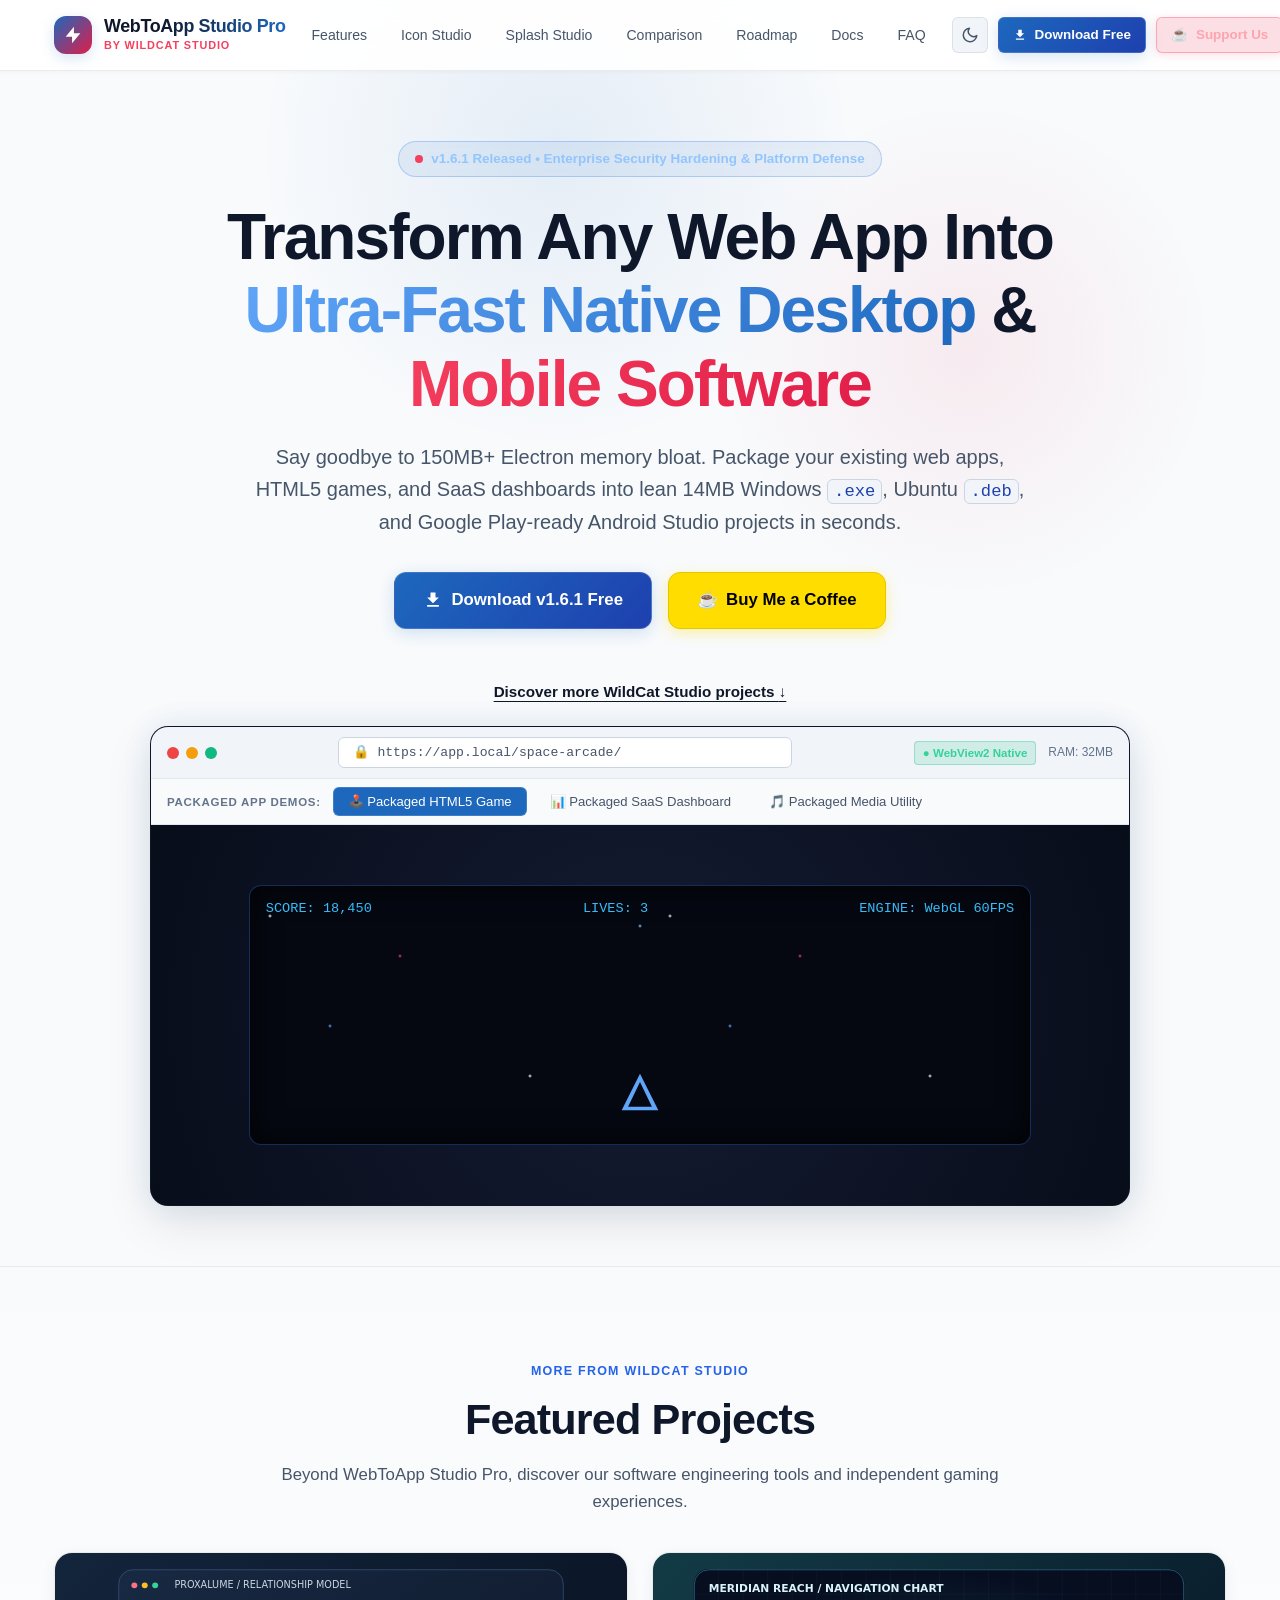
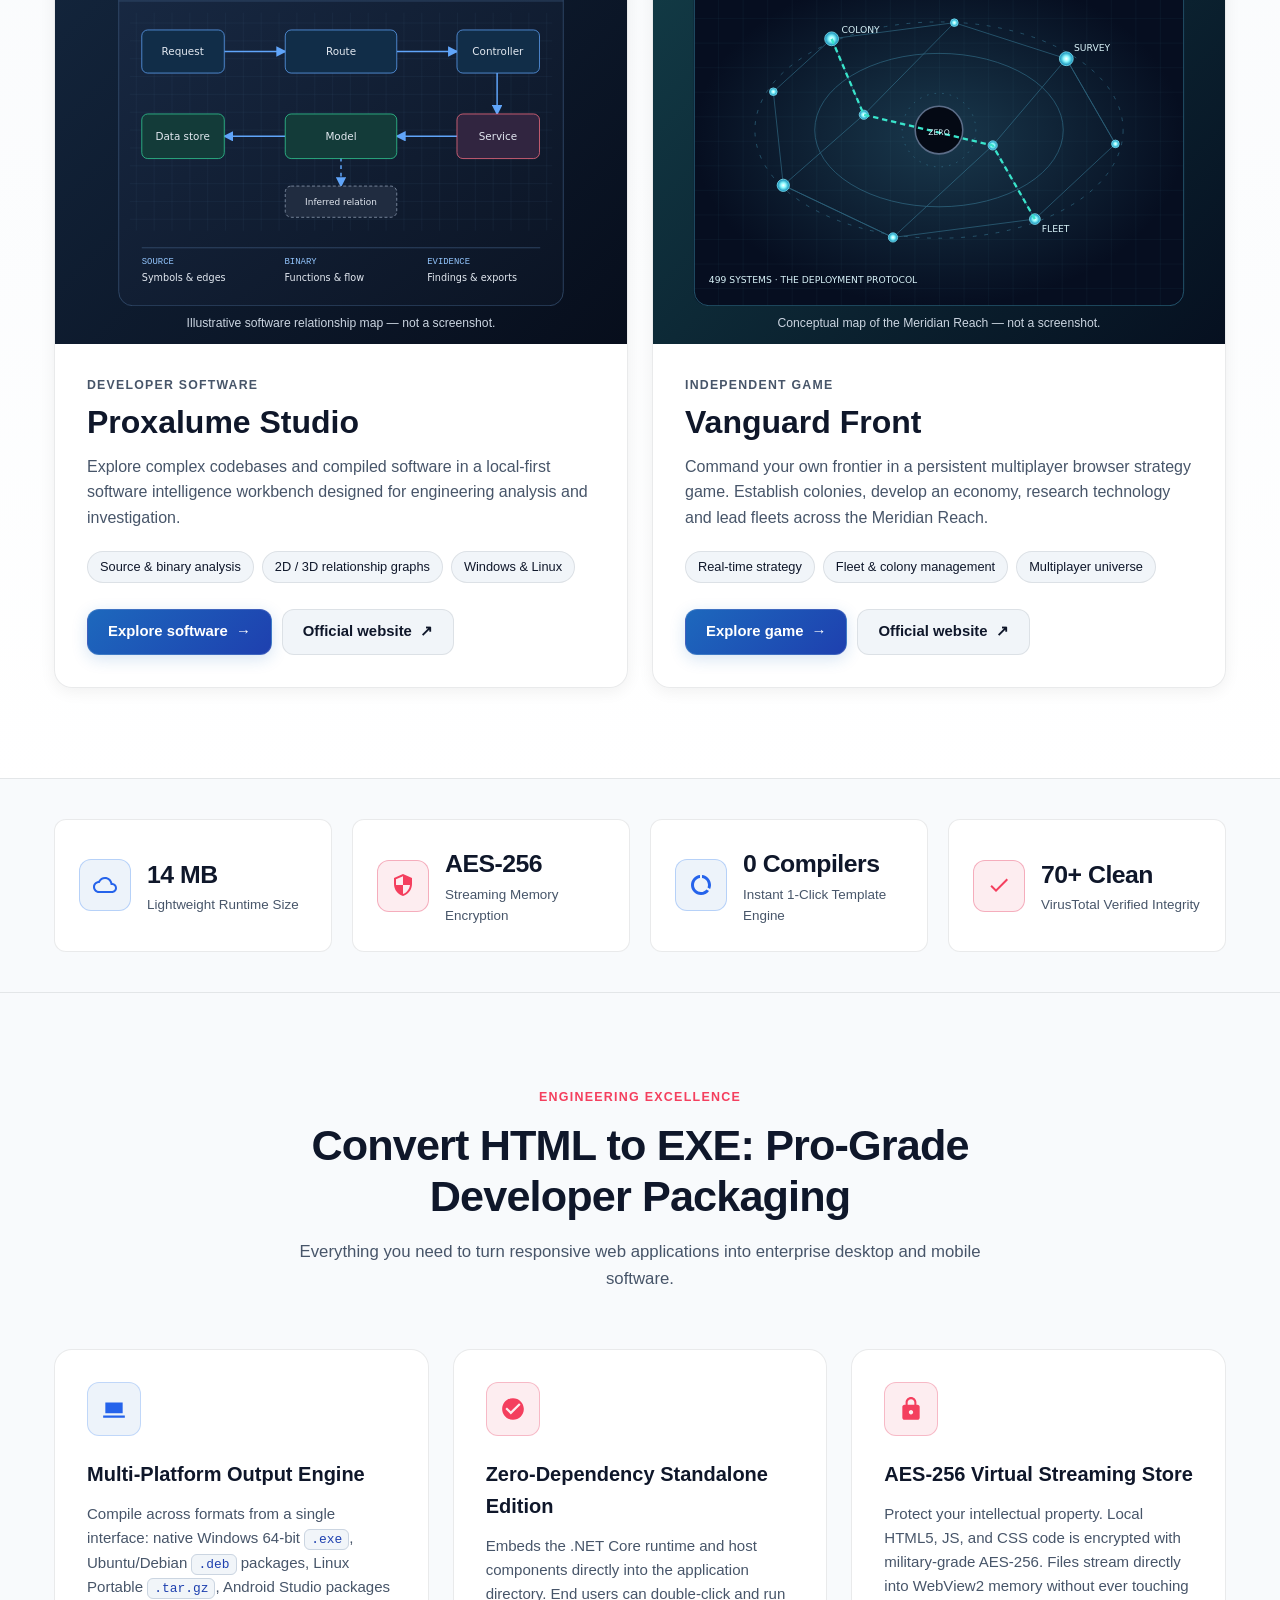
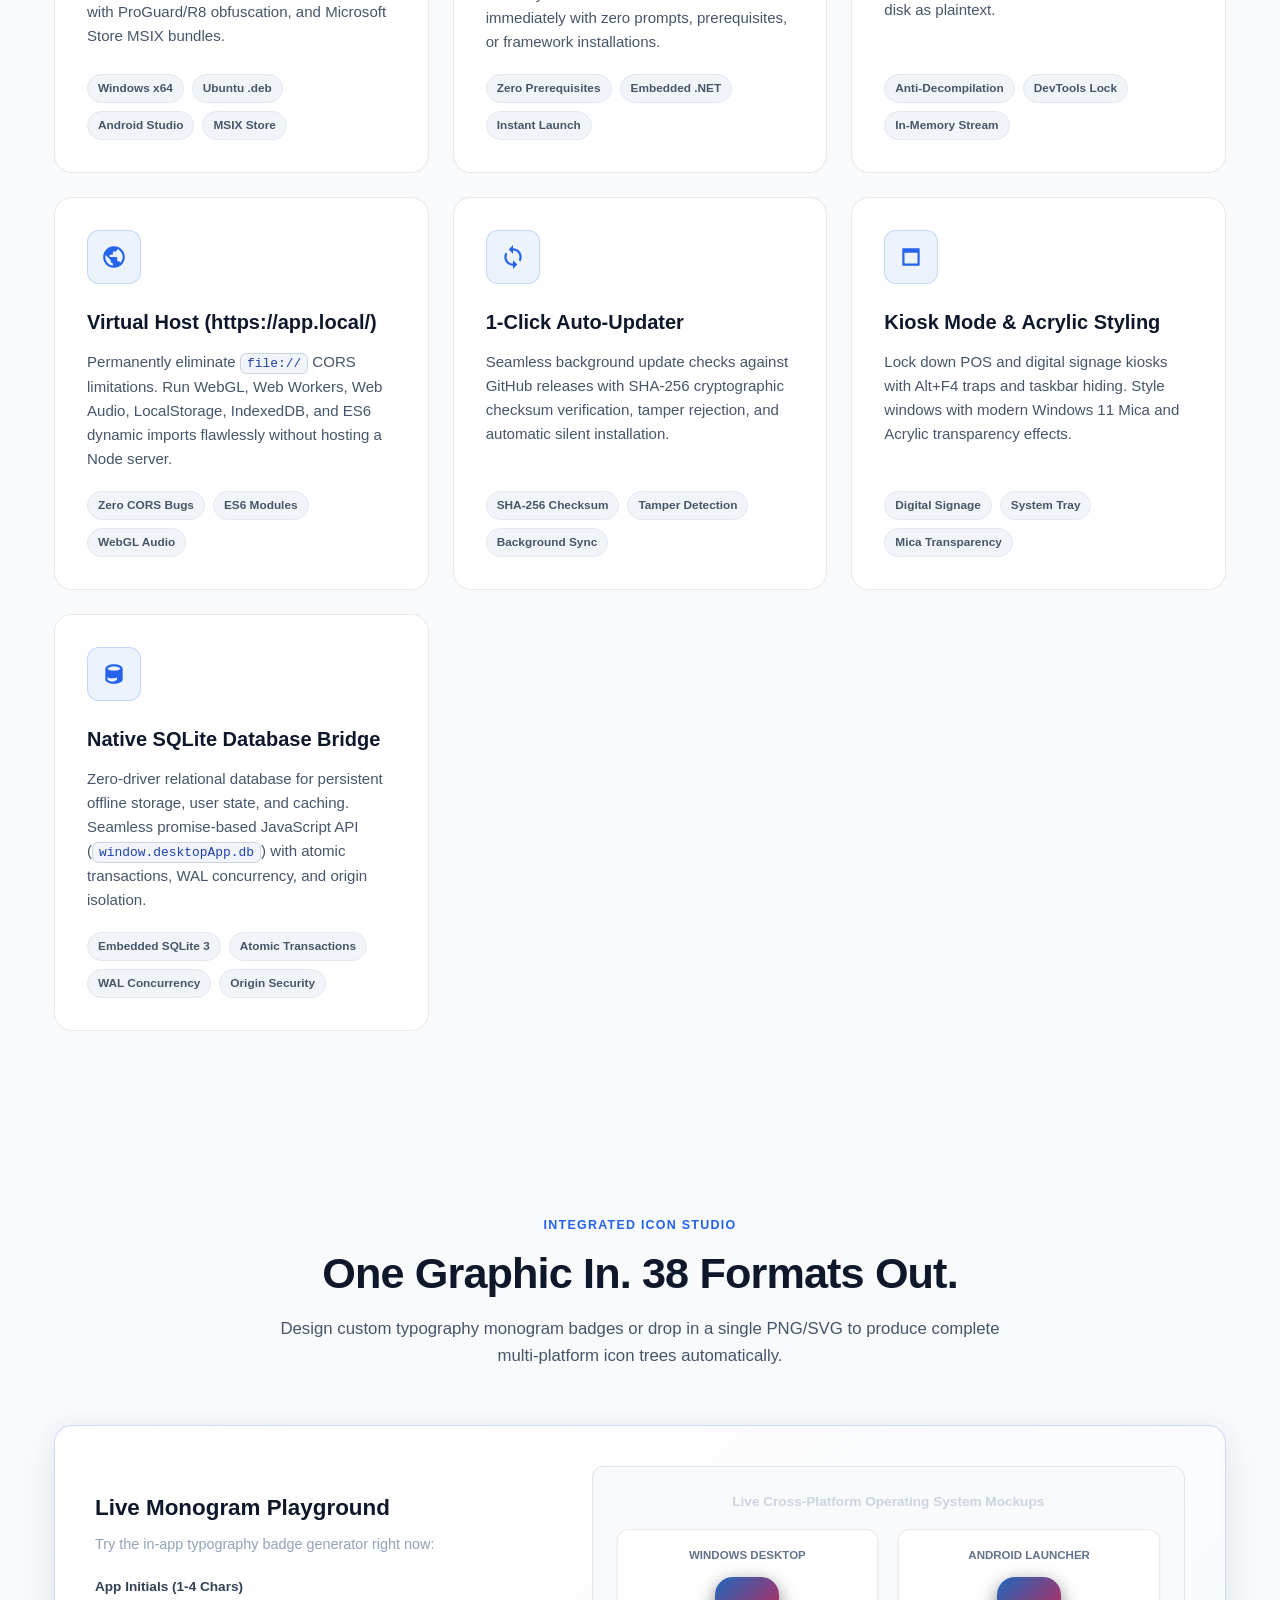
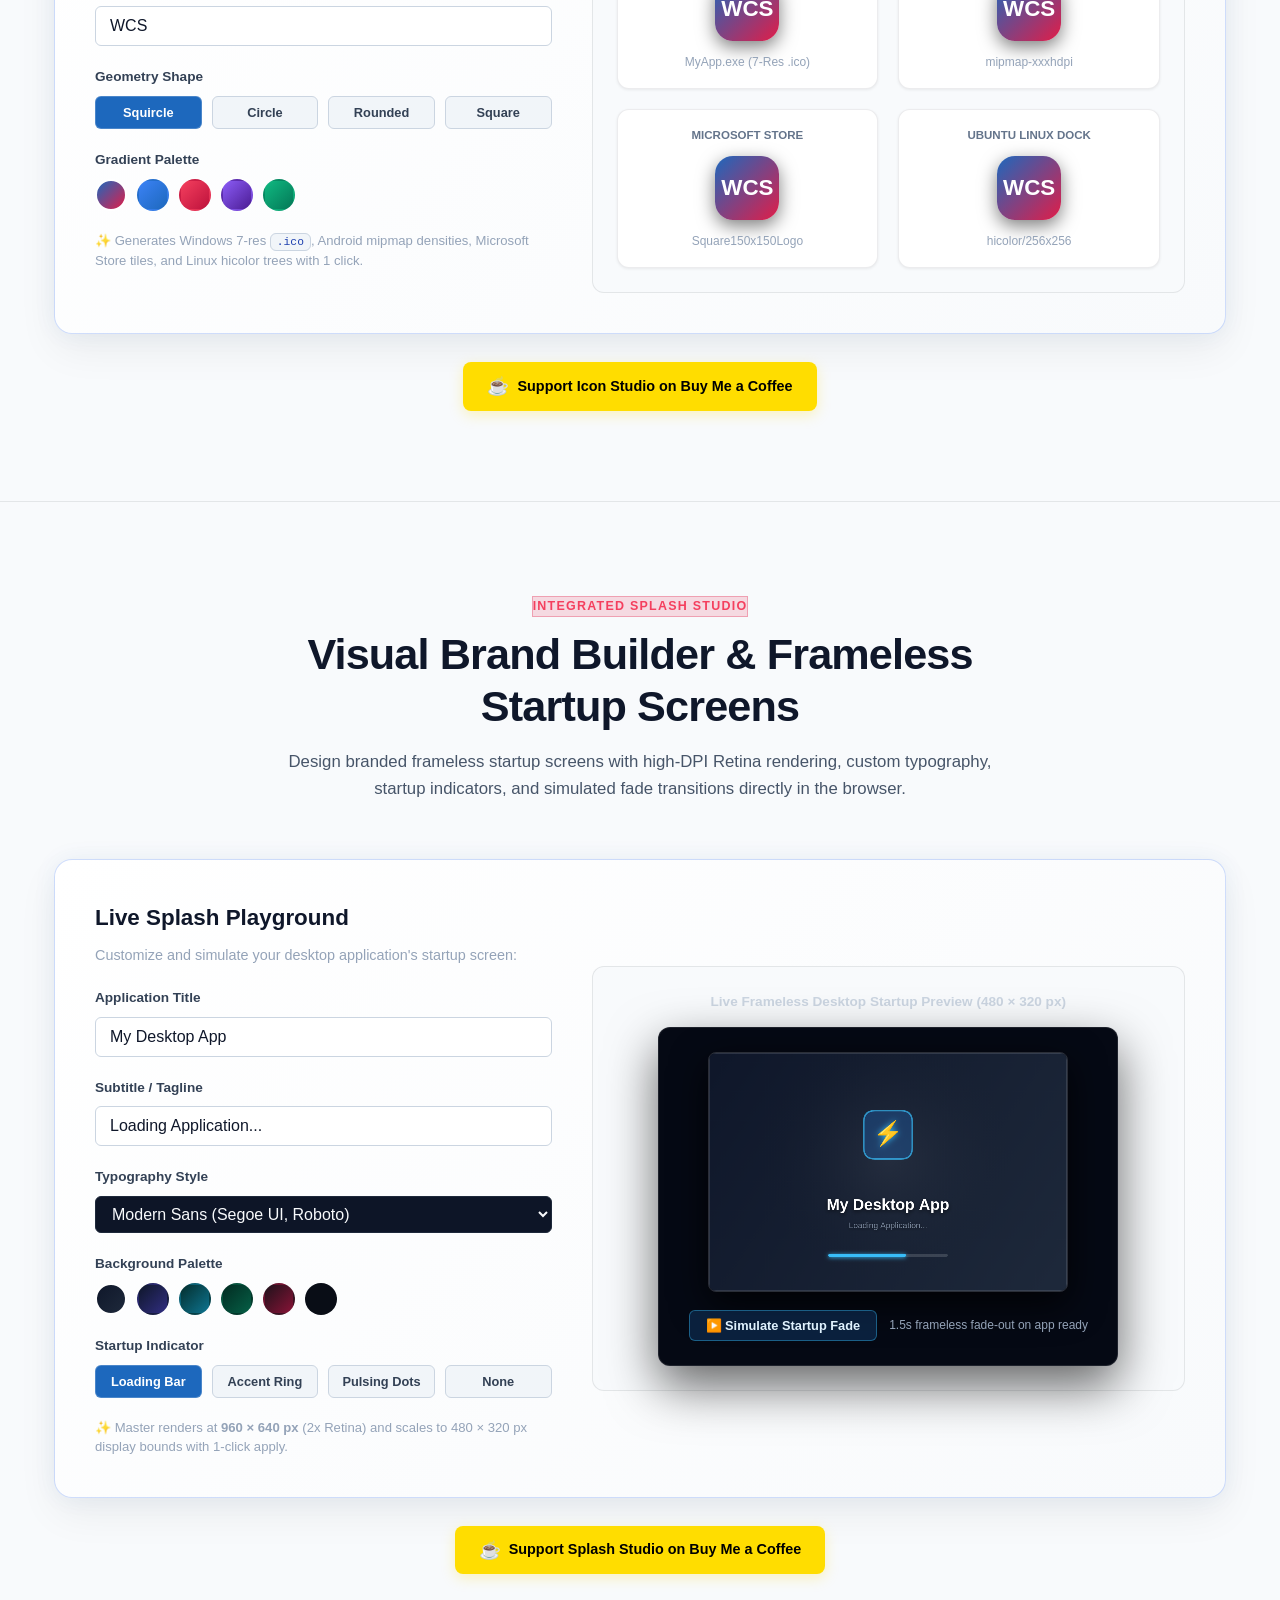
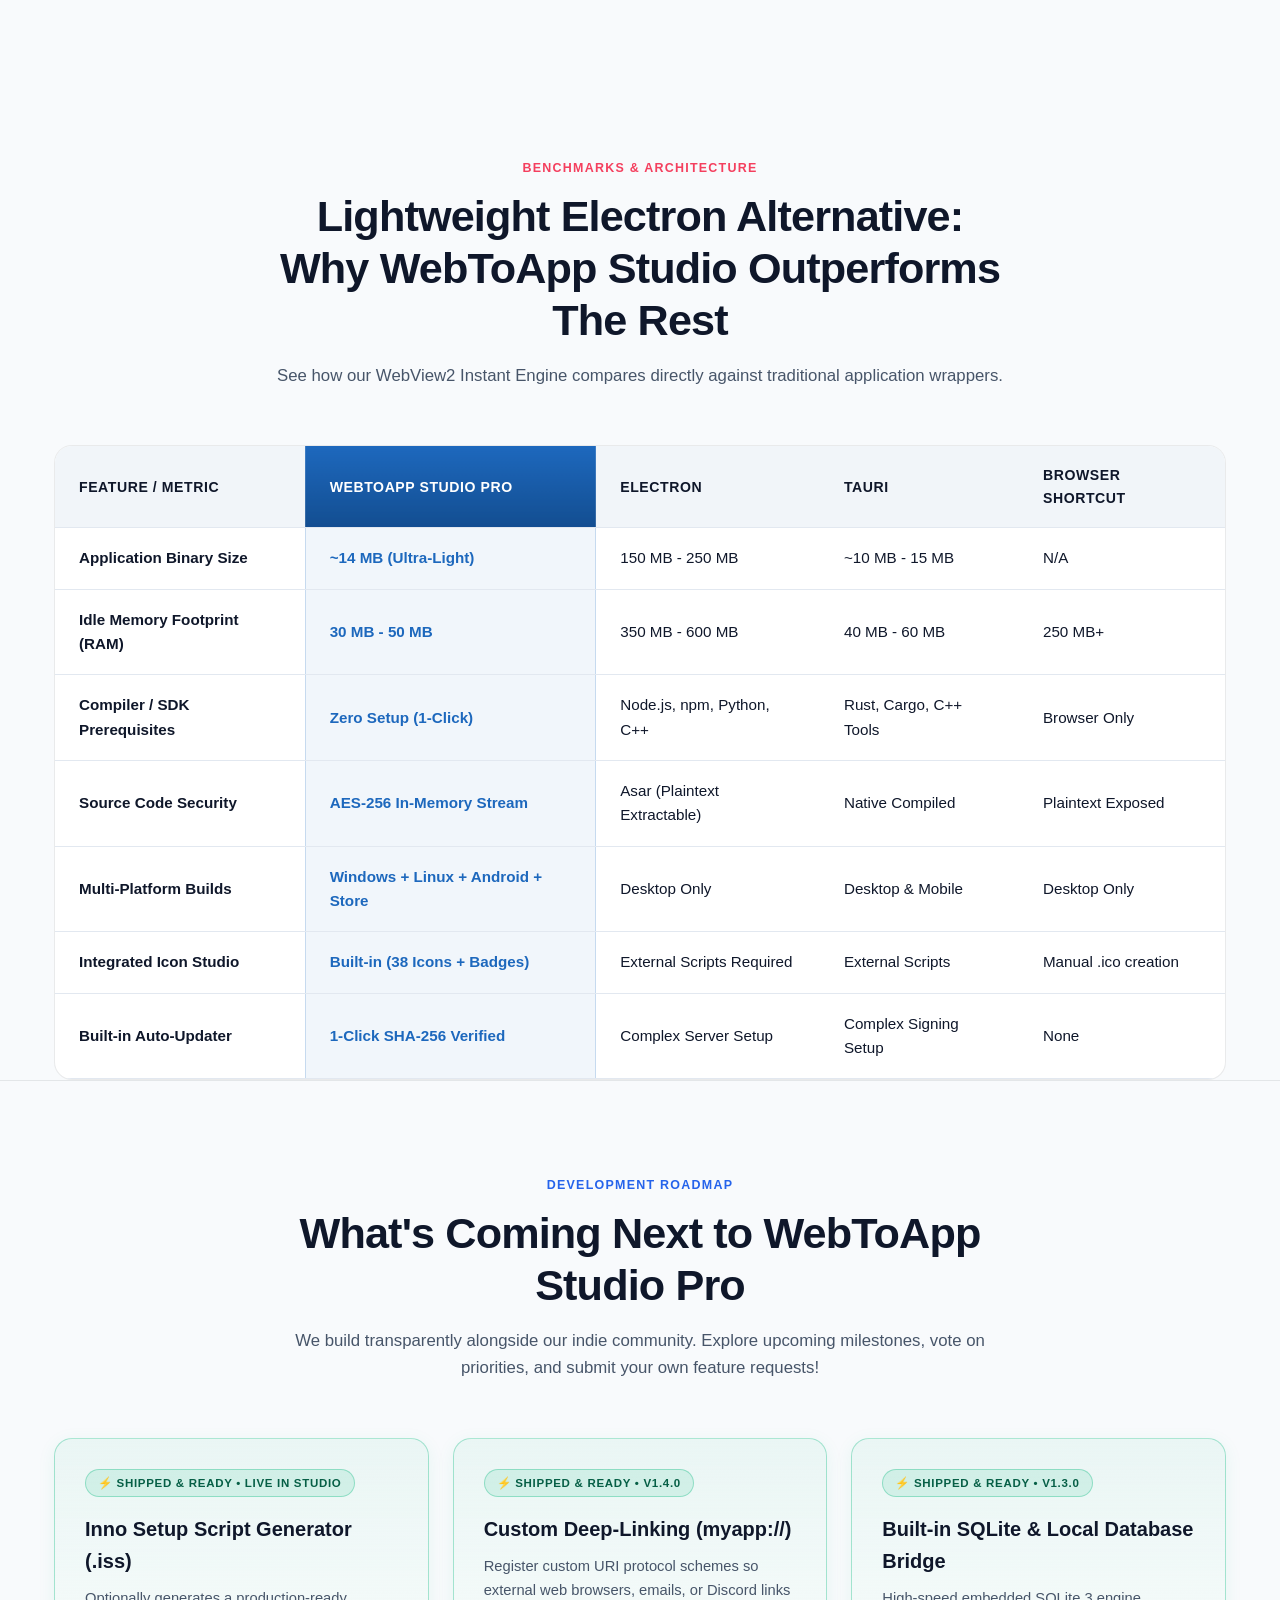
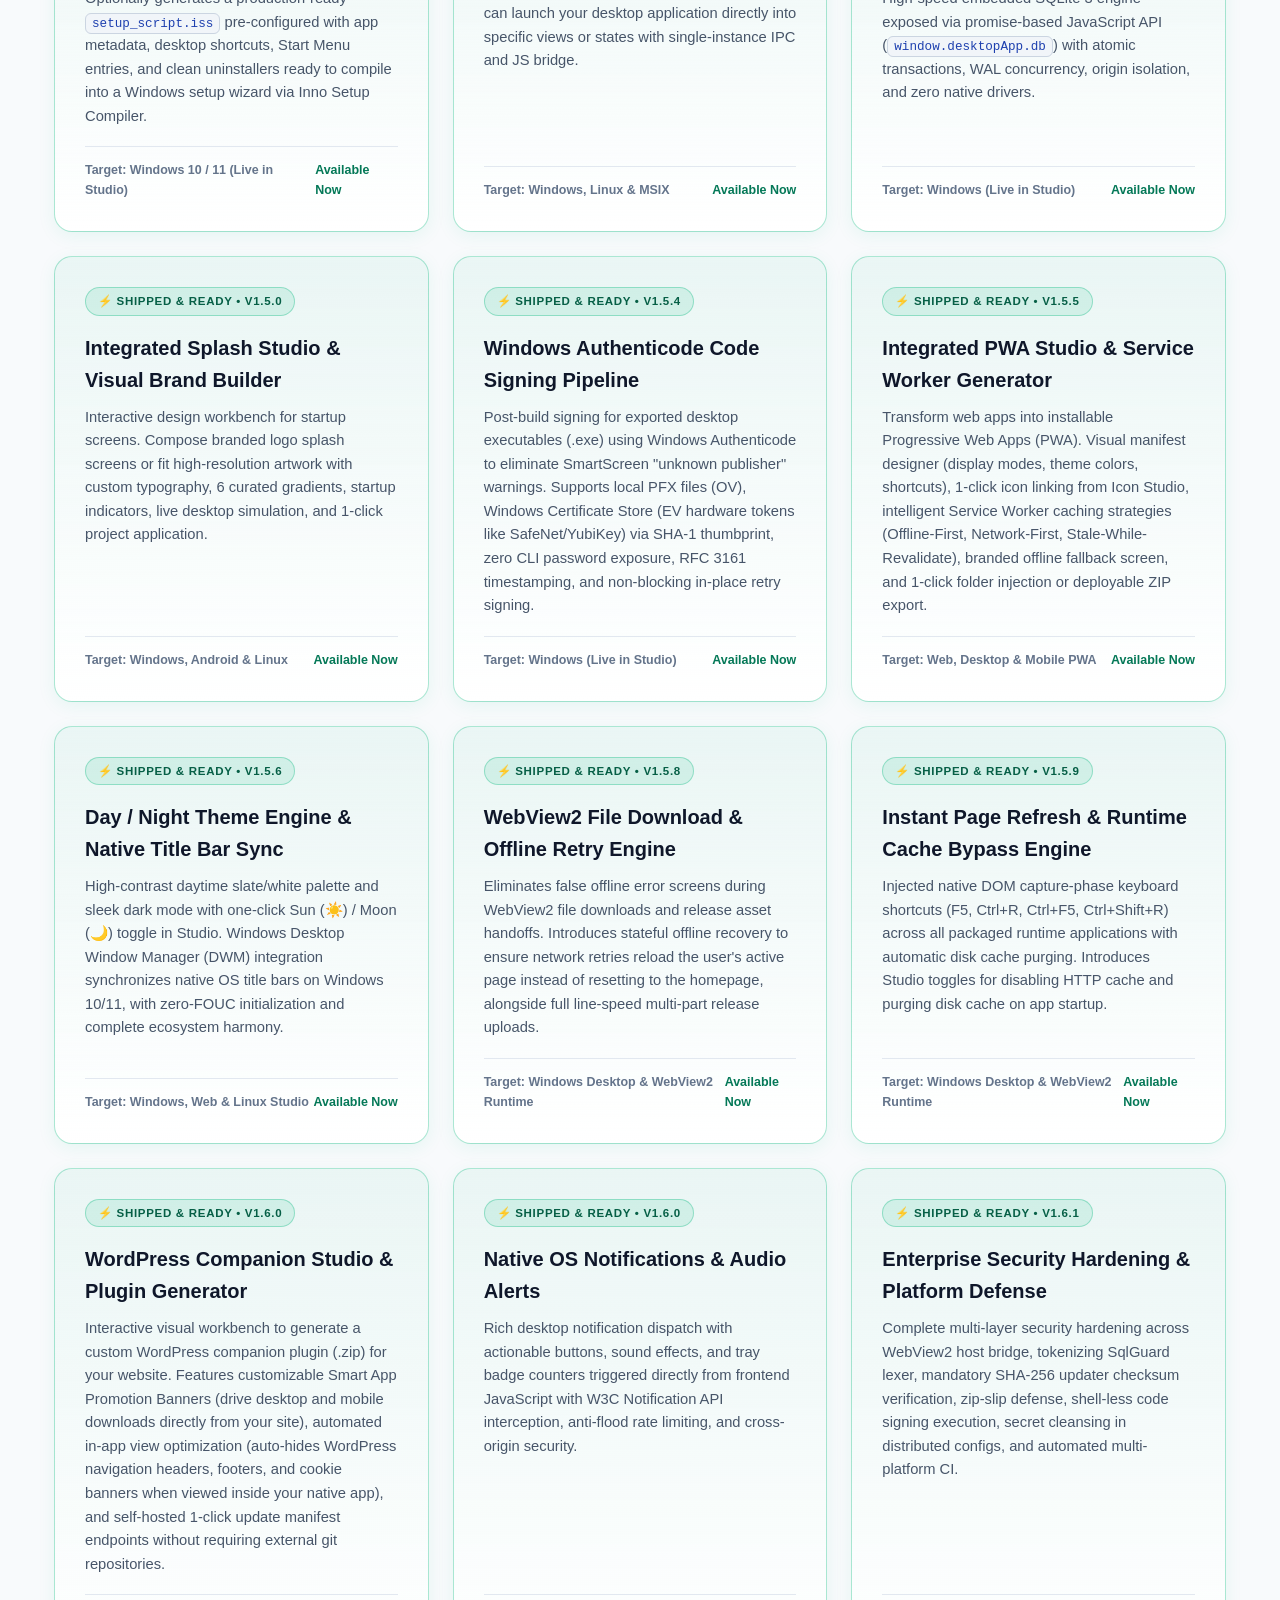
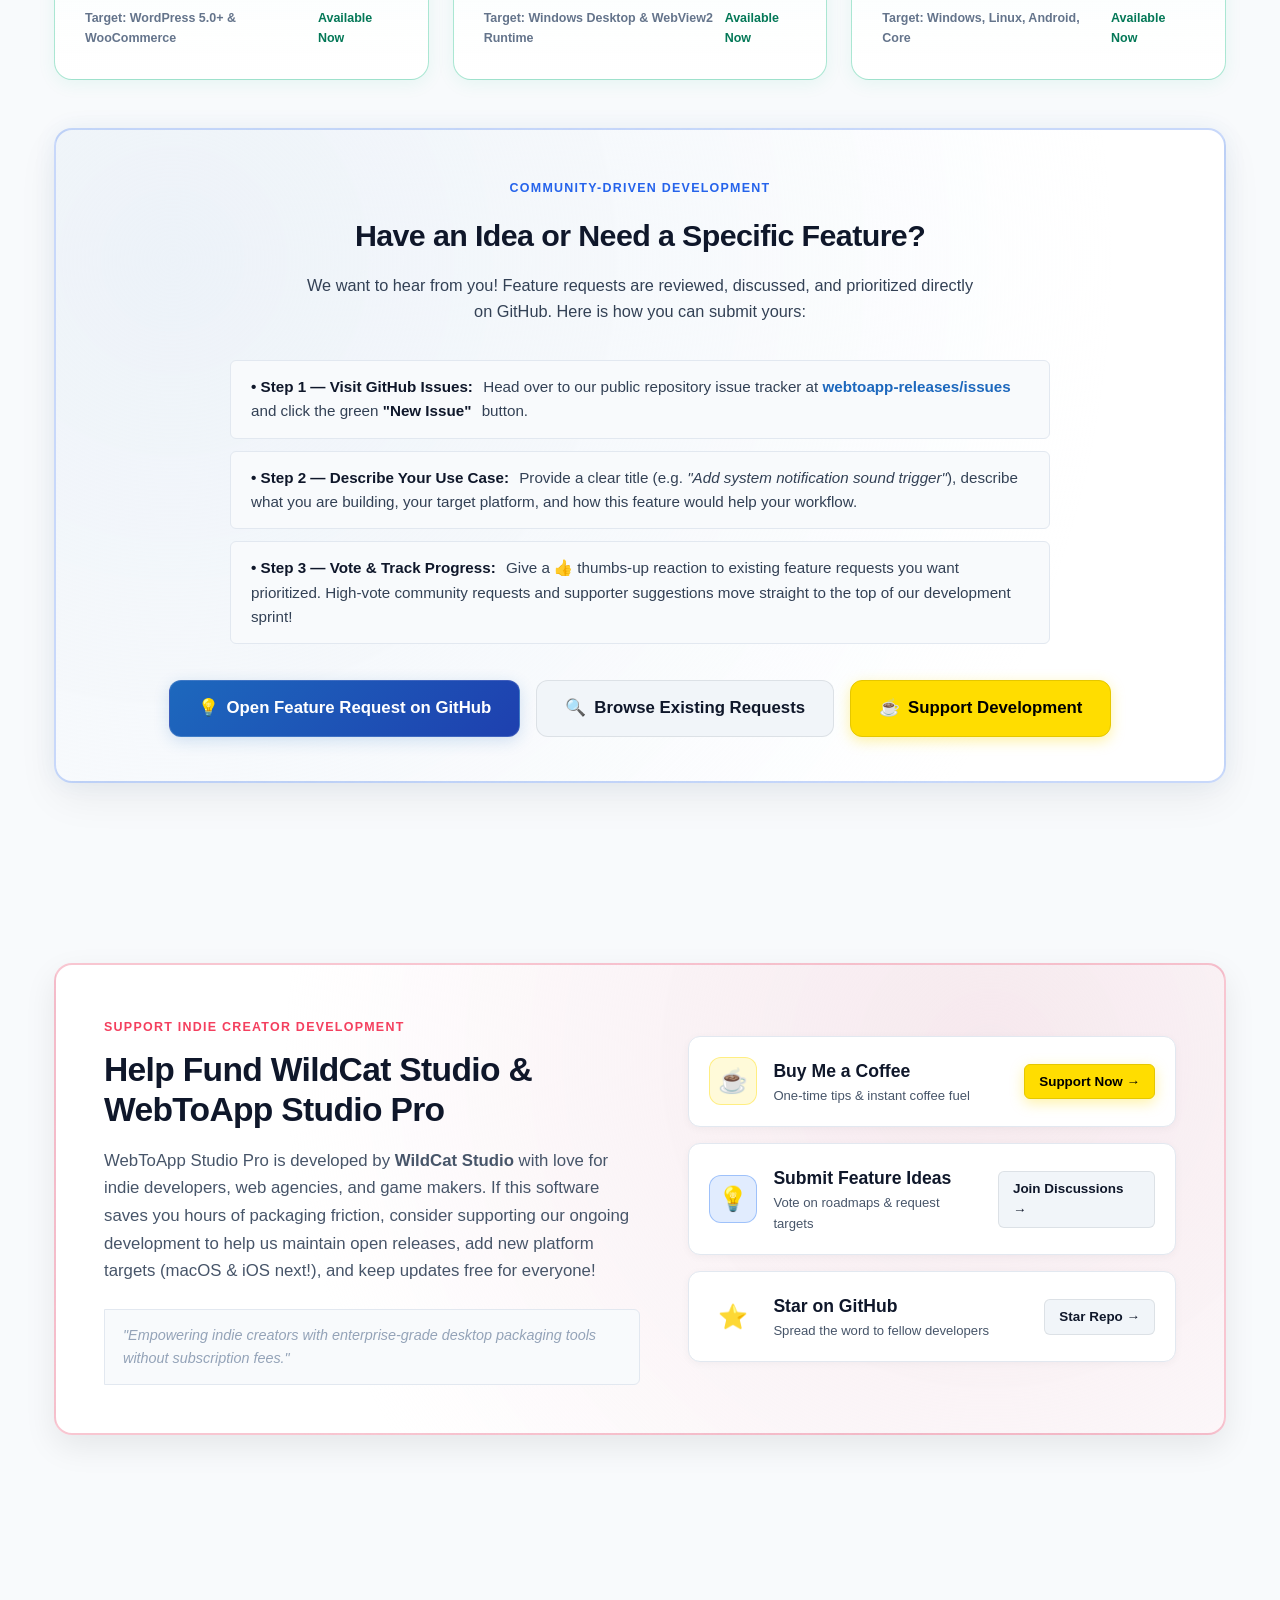
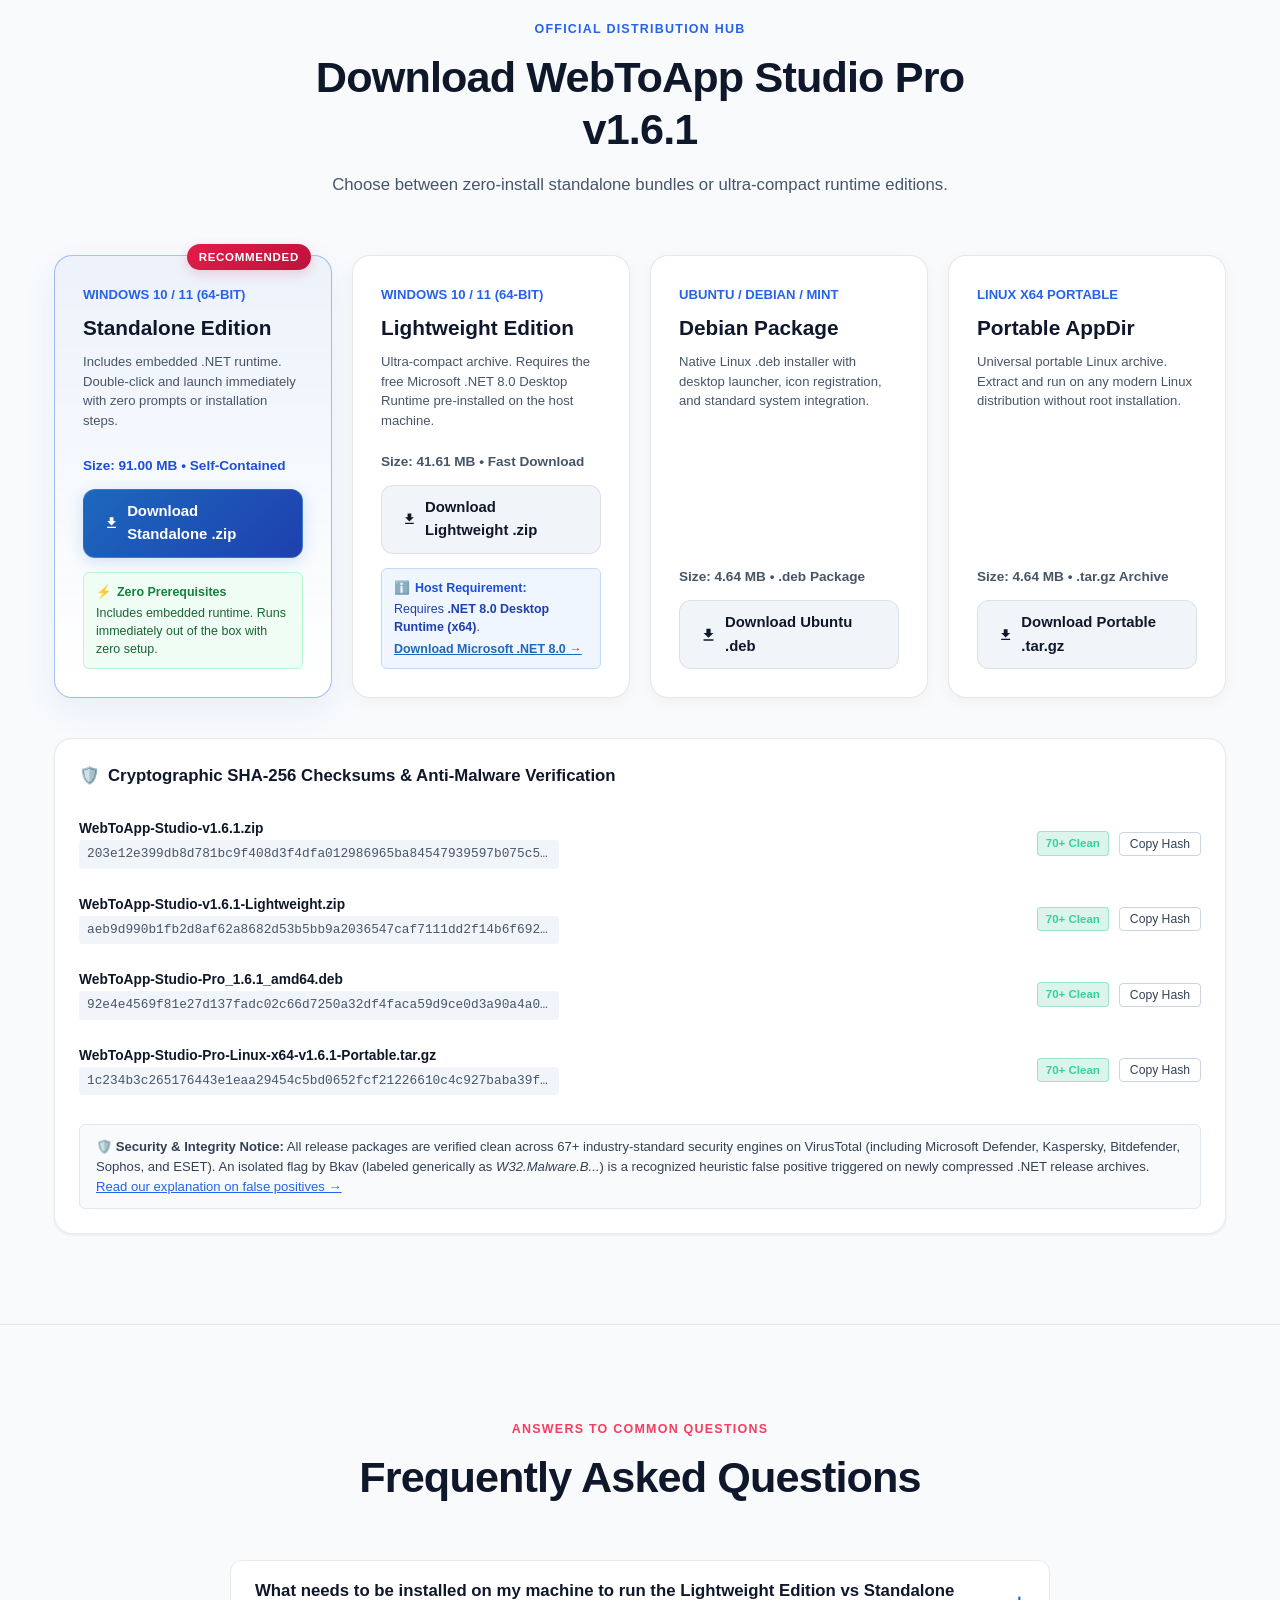
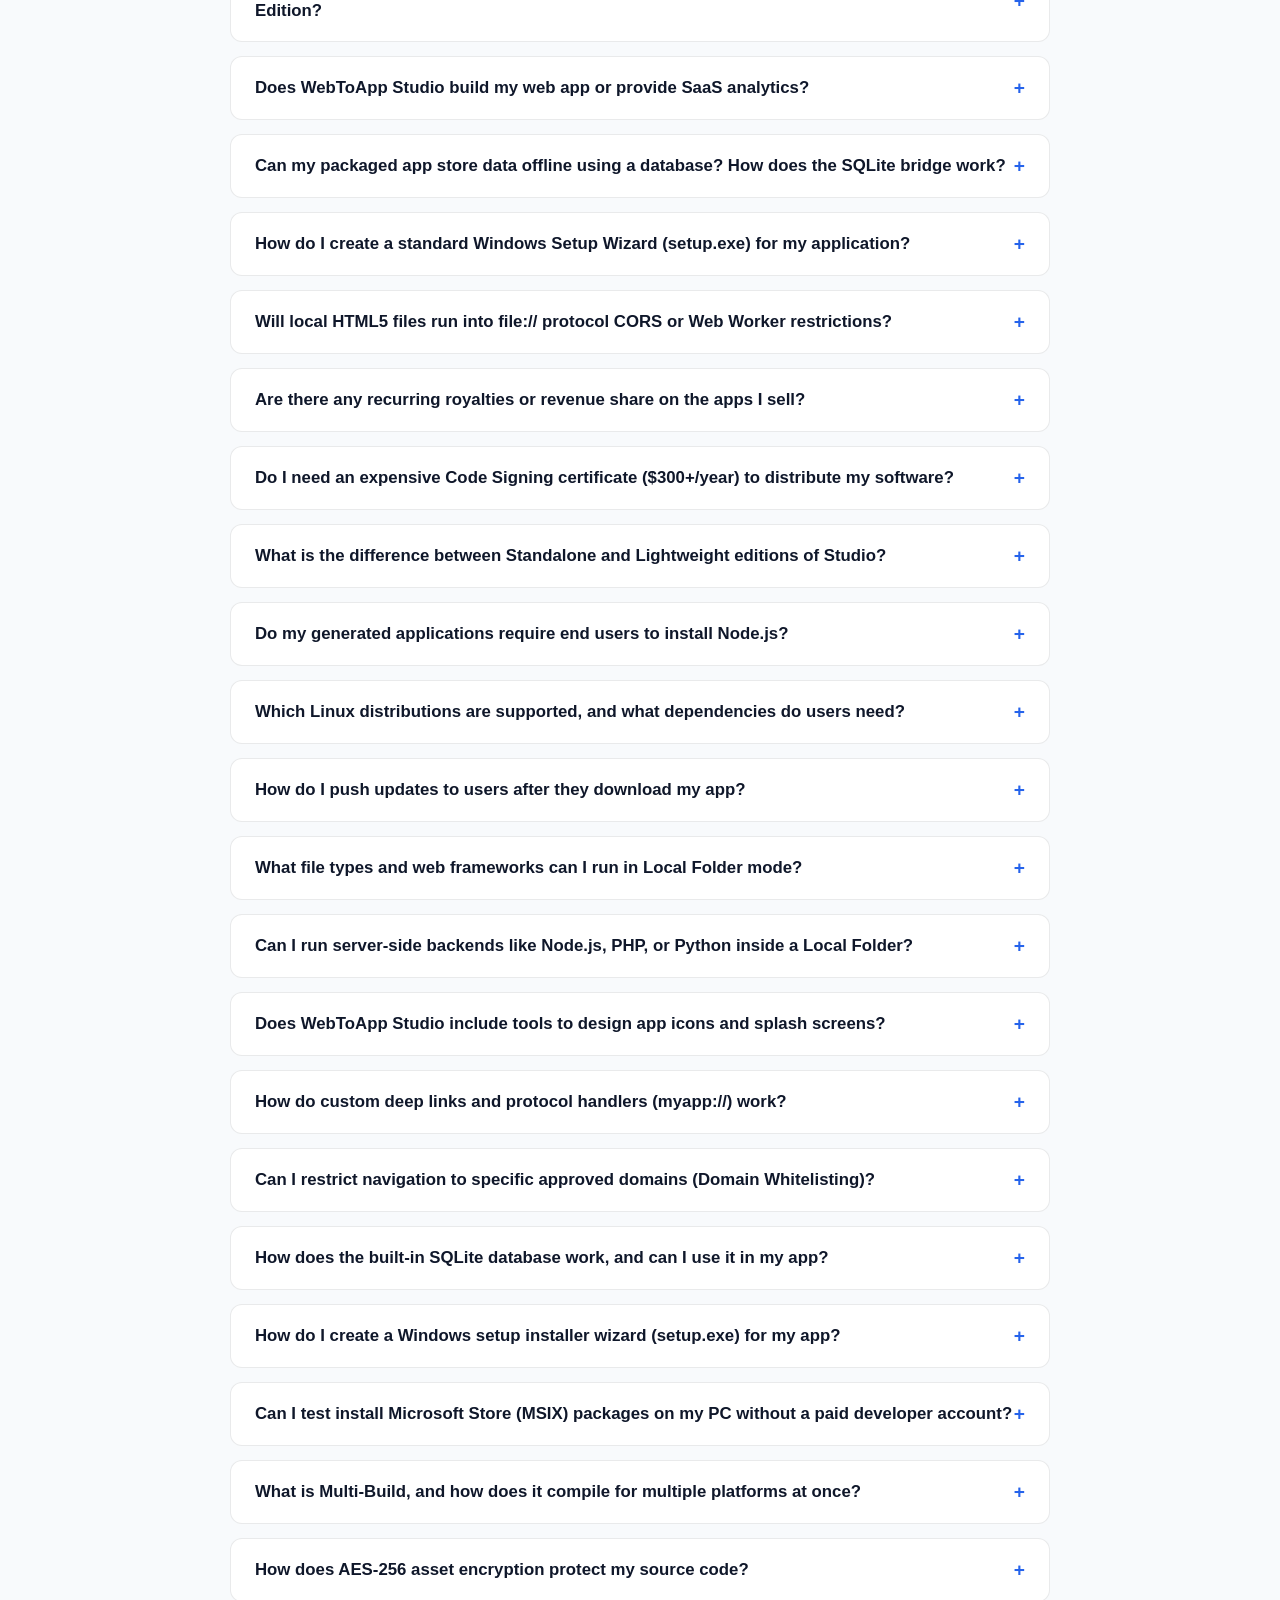
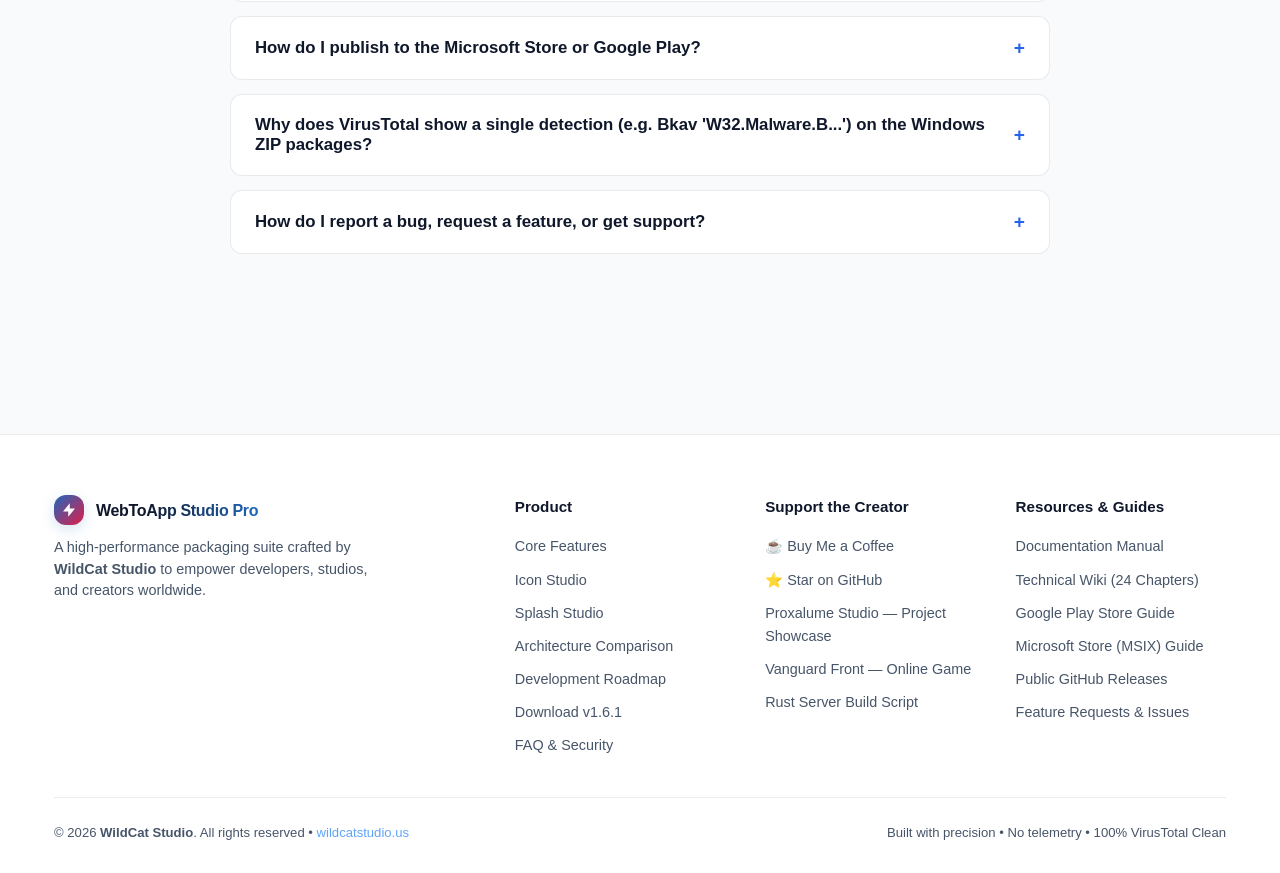
<file: index.html>
<!DOCTYPE html>
<html lang="en">
<head>
  <meta charset="UTF-8">
  <meta name="viewport" content="width=device-width, initial-scale=1.0">
  <script src="/js/clean-url.js"></script>
  <script>
    (function() {
      try {
        var theme = localStorage.getItem('wildcat_theme') || (window.matchMedia('(prefers-color-scheme: light)').matches ? 'light' : 'dark');
        if (theme === 'light') document.documentElement.setAttribute('data-theme', 'light');
      } catch(e) {}
    })();
  </script>
  
  <!-- Primary Meta Tags -->
  <title>WebToApp Studio Pro | Convert HTML5 & Web Apps to Native Windows EXE, Linux & Android</title>
  <meta name="title" content="WebToApp Studio Pro | Convert HTML5 & Web Apps to Native Windows EXE, Linux & Android">
  <meta name="description" content="Convert any website, HTML5 game, or web app into fast, native Windows .exe (WebView2), Ubuntu .deb, and Android Studio projects. Zero Electron bloat, 14MB footprint, AES-256 asset encryption, and built-in Splash & Icon Studio.">
  <meta name="keywords" content="convert html to exe, web to exe, html5 game to windows exe, electron alternative, webview2 desktop wrapper, turn website into desktop app, package web app windows linux android, inno setup generator, offline web database sqlite, splash screen studio, icon studio icns ico mipmap">
  <meta name="author" content="WildCat Studio">
  <meta name="robots" content="index, follow, max-snippet:-1, max-image-preview:large, max-video-preview:-1">
  <meta name="theme-color" content="#1d68bd">

  <!-- Canonical URL -->
  <link rel="canonical" href="https://wildcatstudio.us/">

  <!-- Resource Hints -->
  <link rel="preconnect" href="https://github.com">
  <link rel="preconnect" href="https://buymeacoffee.com">

  <!-- Open Graph / Facebook -->
  <meta property="og:site_name" content="WebToApp Studio Pro">
  <meta property="og:locale" content="en_US">
  <meta property="og:type" content="website">
  <meta property="og:url" content="https://wildcatstudio.us/">
  <meta property="og:title" content="WebToApp Studio Pro | Convert HTML5 & Web Apps to Native Windows EXE, Linux & Android">
  <meta property="og:description" content="Say goodbye to 150MB+ Electron bloat. 14MB executables, AES-256 encrypted assets, integrated Icon & Splash Studio, and zero recurring fees.">
  <meta property="og:image" content="https://wildcatstudio.us/preview.png">
  <meta property="og:image:width" content="1200">
  <meta property="og:image:height" content="630">
  <meta property="og:image:type" content="image/png">
  <meta property="og:image:alt" content="WebToApp Studio Pro - Ultra-Fast Native Desktop & Mobile Packaging">

  <!-- Twitter Card -->
  <meta property="twitter:card" content="summary_large_image">
  <meta property="twitter:url" content="https://wildcatstudio.us/">
  <meta property="twitter:title" content="WebToApp Studio Pro | Convert HTML5 & Web Apps to Native Windows EXE, Linux & Android">
  <meta property="twitter:description" content="Say goodbye to 150MB+ Electron bloat. 14MB executables, AES-256 encrypted assets, integrated Icon & Splash Studio, and zero recurring fees.">
  <meta property="twitter:image" content="https://wildcatstudio.us/preview.png">

  <!-- Favicons -->
  <link rel="icon" type="image/png" sizes="192x192" href="favicon.png">
  <link rel="apple-touch-icon" sizes="180x180" href="apple-touch-icon.png">
  <link rel="icon" type="image/svg+xml" href="data:image/svg+xml,<svg xmlns='http://www.w3.org/2000/svg' viewBox='0 0 24 24' fill='%231d68bd'><path d='M13 10V3L4 14h7v7l9-11h-7z'/></svg>">
  
  <!-- Stylesheets -->
  <link rel="stylesheet" href="css/style.css">
  <link rel="stylesheet" href="css/featured-projects.css">

  <!-- Schema.org Rich Structured Data (JSON-LD) -->
  <script type="application/ld+json">
{
  "@context": "https://schema.org",
  "@graph": [
    {
      "@type": "WebSite",
      "@id": "https://wildcatstudio.us/#website",
      "url": "https://wildcatstudio.us/",
      "name": "WebToApp Studio Pro",
      "description": "Convert HTML5, WebGL games, and web applications into lightweight native desktop executables and mobile apps without Electron bloat.",
      "publisher": {
        "@id": "https://wildcatstudio.us/#organization"
      },
      "inLanguage": "en-US"
    },
    {
      "@type": "Organization",
      "@id": "https://wildcatstudio.us/#organization",
      "name": "WildCat Studio",
      "url": "https://wildcatstudio.us/",
      "logo": "https://wildcatstudio.us/favicon.png",
      "image": "https://wildcatstudio.us/preview.png",
      "sameAs": [
        "https://github.com/djacidfx/webtoapp-releases",
        "https://buymeacoffee.com/wildcatstudio"
      ]
    },
    {
      "@type": "SoftwareApplication",
      "@id": "https://wildcatstudio.us/#software",
      "name": "WebToApp Studio Pro",
      "operatingSystem": "Windows 10, Windows 11, Ubuntu Linux, Debian, Android",
      "applicationCategory": "DeveloperApplication",
      "applicationSubCategory": "Compiler & Desktop App Packaging Suite",
      "softwareVersion": "1.6.1",
      "fileSize": "91.00MB",
      "downloadUrl": "https://github.com/djacidfx/webtoapp-releases/releases/latest",
      "offers": {
        "@type": "Offer",
        "price": "0.00",
        "priceCurrency": "USD",
        "availability": "https://schema.org/InStock"
      },
      "author": {
        "@id": "https://wildcatstudio.us/#organization"
      },
      "publisher": {
        "@id": "https://wildcatstudio.us/#organization"
      },
      "description": "Convert any website URL, WebGL game, or HTML5 web application into fast, standalone native Windows .exe (WebView2), Ubuntu .deb, and Android Studio projects. Zero Electron bloat, AES-256 asset encryption, integrated PWA Studio, Splash Studio, Icon Studio, and SQLite database bridge.",
      "featureList": [
        "Convert HTML, JS, CSS and WebGL to standalone Windows .exe",
        "Ultra-lean Microsoft Edge WebView2 runtime (14MB vs 150MB+ Electron)",
        "Integrated PWA Studio & Service Worker Generator (W3C manifest, 3 caching strategies)",
        "AES-256 binary vault asset encryption",
        "Integrated Splash Studio & Visual Brand Builder",
        "Icon Studio outputting 38 formats (ICO, ICNS, Android mipmaps)",
        "Embedded SQLite 3 offline database engine with JS bridge",
        "Inno Setup wizard script generator for setup.exe",
        "Linux WebKitGTK packaging (.deb and portable .tar.gz)",
        "Turnkey Android 14 Studio project with Gradle Kotlin DSL",
        "100% VirusTotal Clean, zero telemetry, zero subscriptions"
      ]
    },
    {
      "@type": "FAQPage",
      "@id": "https://wildcatstudio.us/#faq",
      "mainEntity": [
        {
          "@type": "Question",
          "name": "What needs to be installed on my machine to run the Lightweight Edition vs Standalone Edition?",
          "acceptedAnswer": {
            "@type": "Answer",
            "text": "The Standalone Edition (80.20 MB) has zero prerequisites and embeds the entire .NET runtime so you can extract and run immediately. The Lightweight Edition (28.75 MB) requires the free Microsoft .NET 8.0 Desktop Runtime (x64) installed on the host machine. Both editions run on Windows 10 (1809+) and Windows 11 with Microsoft Edge WebView2."
          }
        },
        {
          "@type": "Question",
          "name": "Does WebToApp Studio build my web app or provide SaaS analytics?",
          "acceptedAnswer": {
            "@type": "Answer",
            "text": "No. WebToApp Studio Pro is a packaging and compiler suite, not an app builder or analytics service. You build your own web application, game, or SaaS dashboard using whatever web stack you prefer (HTML5, React, Vue, Next.js, WebGL, etc.), or supply any live website URL. WebToApp Studio then wraps and compiles your existing web assets into high-performance, standalone desktop executables and mobile projects."
          }
        },
        {
          "@type": "Question",
          "name": "Can my packaged app store data offline using a database? How does the SQLite bridge work?",
          "acceptedAnswer": {
            "@type": "Answer",
            "text": "Yes! WebToApp Studio Pro includes a native embedded SQLite 3 database engine accessible directly from frontend JavaScript via window.desktopApp.db. You can execute parameterized queries, run atomic multi-statement transactions, and persist records in %LocalAppData% or in portable folders with zero external database servers or native drivers. It also features strict origin-isolation and PRAGMA security defense to prevent unauthorized script tampering."
          }
        },
        {
          "@type": "Question",
          "name": "How do I create a standard Windows Setup Wizard (setup.exe) for my application?",
          "acceptedAnswer": {
            "@type": "Answer",
            "text": "When you enable the Windows Installer option, WebToApp Studio automatically generates a production-ready Inno Setup script (setup_script.iss) tailored to your application. It configures app metadata, multi-resolution icons, Start Menu and desktop shortcuts, uninstaller registry entries, and clean folder layouts. You can compile this script into a signed setup.exe in one click using the free, industry-standard Inno Setup Compiler."
          }
        },
        {
          "@type": "Question",
          "name": "Will local HTML5 files run into file:// protocol CORS or Web Worker restrictions?",
          "acceptedAnswer": {
            "@type": "Answer",
            "text": "No. WebToApp Studio eliminates all file:/// protocol barriers by hosting your local assets on a secure, virtual HTTPS domain (https://app.local/). ES6 dynamic imports, fetch() requests, Web Workers, IndexedDB, and WebGL run seamlessly with standard web security semantics just like a remote production server."
          }
        },
        {
          "@type": "Question",
          "name": "Are there any recurring royalties or revenue share on the apps I sell?",
          "acceptedAnswer": {
            "@type": "Answer",
            "text": "Zero royalties and zero revenue share. You retain 100% ownership and 100% of all profits, license keys, and subscriptions generated by your software. WebToApp Studio Pro injects no runtime telemetry, tracking beacons, or watermarks into your compiled builds."
          }
        },
        {
          "@type": "Question",
          "name": "Do I need an expensive Code Signing certificate ($300+/year) to distribute my software?",
          "acceptedAnswer": {
            "@type": "Answer",
            "text": "No. While having an EV/OV certificate removes Windows SmartScreen warnings immediately, end users can always run your standard standalone .exe or installer without one. Furthermore, if you package your app as a Microsoft Store package (.msix), Microsoft automatically signs your package with their trusted root certificate for free upon submission, bypassing SmartScreen entirely without purchasing third-party certificates."
          }
        },
        {
          "@type": "Question",
          "name": "What is the difference between Standalone and Lightweight editions of Studio?",
          "acceptedAnswer": {
            "@type": "Answer",
            "text": "The Standalone Edition embeds the required .NET runtime directly inside the bundle so it runs immediately on any Windows 10/11 64-bit machine with zero installation prerequisites. The Lightweight Edition is a more compact package intended for developers who already have the free Microsoft .NET 8.0 Desktop Runtime installed."
          }
        },
        {
          "@type": "Question",
          "name": "Do my generated applications require end users to install Node.js?",
          "acceptedAnswer": {
            "@type": "Answer",
            "text": "No! Generated applications use Microsoft Edge WebView2, which is pre-installed natively on modern Windows 10 and Windows 11. End users simply launch your executable with zero runtime dependencies, without installing Node.js, Python, or Chromium binaries."
          }
        },
        {
          "@type": "Question",
          "name": "Which Linux distributions are supported, and what dependencies do users need?",
          "acceptedAnswer": {
            "@type": "Answer",
            "text": "WebToApp Studio builds native Debian packages (.deb) for Ubuntu, Debian, Linux Mint, and Pop!_OS, as well as Universal Portable archives (.tar.gz) for Fedora, Arch, and openSUSE. Packaging utilizes the system's native WebKitGTK engine, resulting in an ultra-lean runtime (~2.1 MB) that consumes a fraction of the memory of Electron apps."
          }
        },
        {
          "@type": "Question",
          "name": "How do I push updates to users after they download my app?",
          "acceptedAnswer": {
            "@type": "Answer",
            "text": "If you packaged a Live Website URL, changes deployed to your web host reflect instantly to all desktop users next time they launch your app. For apps built from a Local Folder, you can distribute updated ZIPs/installers or leverage the Microsoft Store's automated background delta update system."
          }
        },
        {
          "@type": "Question",
          "name": "What file types and web frameworks can I run in Local Folder mode?",
          "acceptedAnswer": {
            "@type": "Answer",
            "text": "WebToApp Studio Pro is not restricted to index.html. You can configure any start entry file (e.g. app.html, main.html, game.html) or subdirectory path (e.g. dist/index.html, build/index.html). It natively supports modern frontend SPAs (React, Vue, Svelte, Angular, Vite), static exports from Next.js and Nuxt, 2D/3D game engines (Phaser, Construct 3, Godot 4, Unity WebGL, RPG Maker), WebAssembly (.wasm), and local databases (IndexedDB, Native SQLite 3 Bridge). Detailed guides are available in our Documentation Hub."
          }
        },
        {
          "@type": "Question",
          "name": "Can I run server-side backends like Node.js, PHP, or Python inside a Local Folder?",
          "acceptedAnswer": {
            "@type": "Answer",
            "text": "No. WebToApp Studio Pro runs client-side web technologies in a sandboxed, high-performance browser environment without embedding server daemons like Apache, PHP-FPM, Node.js server runtimes, or Python. Full-stack applications should either: 1) package their static build (Vite/React/Vue/HTML) in Local Folder mode connecting to a remote cloud API via fetch/axios, or 2) use Website URL mode to wrap their live hosted web application into a desktop executable."
          }
        },
        {
          "@type": "Question",
          "name": "Does WebToApp Studio include tools to design app icons and splash screens?",
          "acceptedAnswer": {
            "@type": "Answer",
            "text": "Yes! WebToApp Studio includes two built-in visual creative studios: Icon Studio and Splash Studio. Icon Studio features an interactive monogram generator (squircle, circle, rounded, square shapes with curated gradients) that compiles multi-resolution .ico files (16px to 256px) with live previews for Windows Taskbar, Android Launcher, and Microsoft Store tile. Splash Studio features a 960x640 Retina master canvas, gradient themes, animated loading spinners or pulsing dots, an artwork fitter (Cover, Contain, Stretch), and a live alpha fade-out preview simulation."
          }
        },
        {
          "@type": "Question",
          "name": "How do custom deep links and protocol handlers (myapp://) work?",
          "acceptedAnswer": {
            "@type": "Answer",
            "text": "When you enable Custom Deep-Linking, WebToApp Studio automatically registers your custom URI protocol (e.g. myapp://, crm://) in the Windows registry, Linux, and MSIX. Clicking matching links in web browsers, emails, or Discord launches your application or brings the existing window to the front without opening duplicate instances, dispatching the URL directly to JavaScript via window.desktopApp.onDeepLink(url => ...)."
          }
        },
        {
          "@type": "Question",
          "name": "Can I restrict navigation to specific approved domains (Domain Whitelisting)?",
          "acceptedAnswer": {
            "@type": "Answer",
            "text": "Yes. In Tab 4 (Security & Controls), you can define Allowed Navigation Domains (e.g. *.mycompany.com, checkout.stripe.com). The application window is strictly locked to approved domains, and any unauthorized external redirects or links are either blocked or automatically opened in the user's default desktop browser."
          }
        },
        {
          "@type": "Question",
          "name": "How does the built-in SQLite database work, and can I use it in my app?",
          "acceptedAnswer": {
            "@type": "Answer",
            "text": "WebToApp Studio Pro includes an embedded native SQLite 3 database engine accessible in JavaScript via window.desktopApp.db. It supports parameterized queries, non-queries, and atomic transactions (executeBatch) with Write-Ahead Logging (WAL) concurrency and origin isolation. Zero external database drivers, ODBC setups, or server installations are needed."
          }
        },
        {
          "@type": "Question",
          "name": "How do I create a Windows setup installer wizard (setup.exe) for my app?",
          "acceptedAnswer": {
            "@type": "Answer",
            "text": "Under Deliverables in Studio, toggle 'Generate Inno Setup Script (.iss)'. WebToApp produces a complete, pre-configured setup_script.iss file with your app name, version, icons, shortcuts, and Control Panel uninstaller. You can compile it in under 10 seconds using the free Inno Setup Compiler into a single, professional setup.exe installer wizard."
          }
        },
        {
          "@type": "Question",
          "name": "Can I test install Microsoft Store (MSIX) packages on my PC without a paid developer account?",
          "acceptedAnswer": {
            "@type": "Answer",
            "text": "Yes! WebToApp Studio Pro contains an internal RSA-2048 certificate generator. When compiling an MSIX package, it automatically generates Install-TestCertificate.ps1. Running this script trusts your build locally, allowing you and your clients to install and test the .msix file directly via the Windows App Installer with zero certificate fees."
          }
        },
        {
          "@type": "Question",
          "name": "What is Multi-Build, and how does it compile for multiple platforms at once?",
          "acceptedAnswer": {
            "@type": "Answer",
            "text": "Multi-Build allows you to click one button in WebToApp Studio to compile your application for all three target operating systems simultaneously: Windows Desktop (.exe), Linux Debian package (.deb) and portable tarball (.tar.gz), and Android Studio Project / Google Play APK assets."
          }
        },
        {
          "@type": "Question",
          "name": "How does AES-256 asset encryption protect my source code?",
          "acceptedAnswer": {
            "@type": "Answer",
            "text": "Unlike standard Electron .asar archives (which can be unbundled in seconds with free tools), WebToApp Studio Pro encrypts your HTML, JS, CSS, and media files into an AES-256 binary vault. The custom host intercepts WebView2 network requests and streams decrypted data in-memory directly to the browser view without writing decrypted files to temporary folders on disk."
          }
        },
        {
          "@type": "Question",
          "name": "How do I publish to the Microsoft Store or Google Play?",
          "acceptedAnswer": {
            "@type": "Answer",
            "text": "For Google Play, select the Android App target to produce an Android Studio project with pre-configured Gradle scripts and ProGuard/R8 obfuscation. For the Microsoft Store, select Microsoft Store (MSIX) to generate signed packages with custom certificates ready for developer center submission."
          }
        },
        {
          "@type": "Question",
          "name": "Why does VirusTotal show a single detection (e.g. Bkav 'W32.Malware.B...') on the Windows ZIP packages?",
          "acceptedAnswer": {
            "@type": "Answer",
            "text": "This is a recognized heuristic false positive from a single minor scanner (Bkav). Generic signatures formatted like W32.Malware.B[Hex] are automated machine-learning heuristics rather than detections of known malware. All Tier-1 security engines (Microsoft Defender, Kaspersky, Bitdefender, Sophos, ESET-NOD32, Avast, Malwarebytes, Google, CrowdStrike Falcon, SentinelOne) rate the packages 100% clean, and Linux packages achieve a flawless 0 detections across all 60+ engines."
          }
        },
        {
          "@type": "Question",
          "name": "How do I report a bug, request a feature, or get support?",
          "acceptedAnswer": {
            "@type": "Answer",
            "text": "We actively track and resolve issues on our official GitHub Issue Tracker. You can submit bug reports with reproducible steps or error logs, propose new roadmap features, and join developer discussions. Inside WebToApp Studio, you can also launch the issue tracker at any time via Help &amp; Support &rarr; Report Bug / Request Feature. For tutorials and setup guides, visit the Documentation Hub and Official Wiki."
          }
        }
      ]
    }
  ]
}
  </script>
</head>
<body>

  <!-- Ambient Glow Effects -->
  <div class="bg-glow-blue"></div>
  <div class="bg-glow-red"></div>

  <!-- ========================================================================
       Header & Navigation
       ======================================================================== -->
  <header class="site-header" id="siteHeader">
    <div class="container header-container">
      <a href="#" class="brand-link" aria-label="WebToApp Studio Pro Homepage">
        <div class="brand-icon">
          <svg viewBox="0 0 24 24"><path d="M13 10V3L4 14h7v7l9-11h-7z"/></svg>
        </div>
        <div class="brand-text">
          <span class="brand-title">WebToApp Studio Pro</span>
          <span class="brand-subtitle">by WildCat Studio</span>
        </div>
      </a>

      <nav class="nav-menu" aria-label="Main Navigation">
        <ul class="nav-links" id="mainNavLinks">
          <li><a href="#features" class="nav-link">Features</a></li>
          <li><a href="#icon-studio" class="nav-link">Icon Studio</a></li>
          <li><a href="#splash-studio" class="nav-link">Splash Studio</a></li>
          <li><a href="#comparison" class="nav-link">Comparison</a></li>
          <li><a href="#roadmap" class="nav-link">Roadmap</a></li>
          <li><a href="docs/index.html" class="nav-link">Docs</a></li>
          <li><a href="#faq" class="nav-link">FAQ</a></li>
          <li class="nav-item-mobile-only"><a href="#support" class="nav-link">Support &amp; Community</a></li>
        </ul>
      </nav>

      <div class="nav-actions">
        <button class="theme-toggle-btn" id="themeToggleBtn" aria-label="Toggle Day or Night Mode" title="Toggle Day or Night Mode">
          <svg class="icon-sun" width="18" height="18" viewBox="0 0 24 24" fill="none" stroke="currentColor" stroke-width="2" stroke-linecap="round" stroke-linejoin="round"><circle cx="12" cy="12" r="5"></circle><line x1="12" y1="1" x2="12" y2="3"></line><line x1="12" y1="21" x2="12" y2="23"></line><line x1="4.22" y1="4.22" x2="5.64" y2="5.64"></line><line x1="18.36" y1="18.36" x2="19.78" y2="19.78"></line><line x1="1" y1="12" x2="3" y2="12"></line><line x1="21" y1="12" x2="23" y2="12"></line><line x1="4.22" y1="19.78" x2="5.64" y2="18.36"></line><line x1="18.36" y1="5.64" x2="19.78" y2="4.22"></line></svg>
          <svg class="icon-moon" width="18" height="18" viewBox="0 0 24 24" fill="none" stroke="currentColor" stroke-width="2" stroke-linecap="round" stroke-linejoin="round"><path d="M21 12.79A9 9 0 1 1 11.21 3 7 7 0 0 0 21 12.79z"></path></svg>
        </button>
        <a href="#downloads" class="btn btn-primary btn-sm btn-header-cta">
          <svg width="14" height="14" viewBox="0 0 24 24" fill="currentColor"><path d="M19 9h-4V3H9v6H5l7 7 7-7zM5 18v2h14v-2H5z"/></svg>
          <span>Download Free</span>
        </a>
        <a href="https://buymeacoffee.com/wildcatstudio" target="_blank" rel="noopener" class="btn btn-support-red btn-sm">
          <span>☕</span> <span>Support Us</span>
        </a>
        <button class="mobile-toggle" id="mobileNavToggle" aria-label="Toggle navigation menu" aria-expanded="false" aria-controls="mainNavLinks">
          <svg class="icon-hamburger" width="22" height="22" viewBox="0 0 24 24" fill="none" stroke="currentColor" stroke-width="2"><path d="M4 6h16M4 12h16M4 18h16"/></svg>
          <svg class="icon-close" width="22" height="22" viewBox="0 0 24 24" fill="none" stroke="currentColor" stroke-width="2" style="display:none;"><path d="M18 6L6 18M6 6l12 12"/></svg>
        </button>
      </div>
    </div>
  </header>

  <!-- ========================================================================
       Hero Section & Interactive App Simulation
       ======================================================================== -->
  <main>
    <section class="hero-section">
      <div class="container">
        <div class="badge-pill">
          <span class="pill-dot"></span>
          <span>v1.6.1 Released • Enterprise Security Hardening &amp; Platform Defense</span>
        </div>

        <h1 class="hero-title">
          Transform Any Web App Into <span class="gradient-text-blue">Ultra-Fast Native Desktop</span> & <span class="gradient-text-red">Mobile Software</span>
        </h1>

        <p class="hero-subtitle">
          Say goodbye to 150MB+ Electron memory bloat. Package your existing web apps, HTML5 games, and SaaS dashboards into lean 14MB Windows <code>.exe</code>, Ubuntu <code>.deb</code>, and Google Play-ready Android Studio projects in seconds.
        </p>

        <div class="hero-cta-group">
          <a href="#downloads" class="btn btn-primary btn-lg">
            <svg width="20" height="20" viewBox="0 0 24 24" fill="currentColor"><path d="M19 9h-4V3H9v6H5l7 7 7-7zM5 18v2h14v-2H5z"/></svg>
            Download v1.6.1 Free
          </a>
          <a href="https://buymeacoffee.com/wildcatstudio" target="_blank" rel="noopener" class="btn btn-bmac btn-lg">
            <span>☕</span> Buy Me a Coffee
          </a>
        </div>

        <p class="featured-project-jump"><a href="#featured-projects">Discover more WildCat Studio projects <span aria-hidden="true">↓</span></a></p>

        <!-- Simulated App Window Mockup -->
        <div class="mockup-wrapper">
          <div class="mockup-window">
            <div class="mockup-titlebar">
              <div class="window-dots">
                <div class="window-dot dot-close"></div>
                <div class="window-dot dot-min"></div>
                <div class="window-dot dot-max"></div>
              </div>
              <div class="mockup-addressbar">
                <span class="address-lock">🔒</span>
                <span id="mockupUrl">https://app.local/space-arcade/</span>
              </div>
              <div class="window-controls-meta">
                <span class="status-badge">● WebView2 Native</span>
                <span>RAM: 32MB</span>
              </div>
            </div>

            <!-- Viewport Preset Toggles -->
            <div class="mockup-presets">
              <span class="mockup-presets-label">Packaged App Demos:</span>
              <button class="preset-btn active" data-preset="game">🕹️ Packaged HTML5 Game</button>
              <button class="preset-btn" data-preset="saas">📊 Packaged SaaS Dashboard</button>
              <button class="preset-btn" data-preset="media">🎵 Packaged Media Utility</button>
            </div>

            <!-- Live Viewport Container -->
            <div class="mockup-viewport" id="mockupViewport">
              <div class="view-game">
                <div class="game-canvas-preview">
                  <div class="game-starfield"></div>
                  <div class="game-hud">
                    <span>SCORE: 18,450</span>
                    <span>LIVES: 3</span>
                    <span>ENGINE: WebGL 60FPS</span>
                  </div>
                  <div class="game-ship">
                    <svg viewBox="0 0 24 24" fill="#60a5fa"><path d="M12 2L2 22h20L12 2zm0 4.5l6.5 13.5h-13L12 6.5z"/></svg>
                  </div>
                </div>
              </div>
            </div>
          </div>
        </div>

      </div>
    </section>

    <!-- Featured Projects: extend this grid for future WildCat Studio projects. -->
    <section id="featured-projects" class="section featured-projects" aria-labelledby="featured-projects-title">
      <div class="container">
        <header class="section-header">
          <span class="section-tag blue">More from WildCat Studio</span>
          <h2 class="section-title" id="featured-projects-title">Featured Projects</h2>
          <p class="section-desc">Beyond WebToApp Studio Pro, discover our software engineering tools and independent gaming experiences.</p>
        </header>
        <div class="featured-project-grid">
          <article class="featured-project-card featured-project-card--proxalume" aria-labelledby="featured-proxalume-title">
            <figure class="featured-project-art">
              <svg viewBox="0 0 600 454" role="img" aria-labelledby="featured-graph-title featured-graph-desc" xmlns="http://www.w3.org/2000/svg">
            <title id="featured-graph-title">Illustrative software relationship map</title>
            <desc id="featured-graph-desc">A source graph connecting a request to a route, controller, service, model and data store, with an adjacent binary instruction path.</desc>
            <defs>
              <linearGradient id="featured-px-panel" x2="1" y2="1"><stop stop-color="#182943"/><stop offset="1" stop-color="#0b1424"/></linearGradient>
              <pattern id="featured-px-grid" width="24" height="24" patternUnits="userSpaceOnUse"><path d="M24 0H0V24" fill="none" stroke="#345173" stroke-opacity=".35"/></pattern>
              <marker id="featured-px-arrow" markerWidth="7" markerHeight="7" refX="6" refY="3.5" orient="auto"><path d="M0 0 7 3.5 0 7Z" fill="#60a5fa"/></marker>
            </defs>
            <rect x="1" y="1" width="598" height="452" rx="19" fill="url(#featured-px-panel)" stroke="#385375"/>
            <path d="M1 43H599" stroke="#385375"/>
            <circle cx="22" cy="22" r="4" fill="#fb7185"/><circle cx="36" cy="22" r="4" fill="#fbbf24"/><circle cx="50" cy="22" r="4" fill="#34d399"/>
            <text x="76" y="26" fill="#cbd5e1" font-size="13" font-family="system-ui,sans-serif">PROXALUME / RELATIONSHIP MODEL</text>
            <rect x="16" y="59" width="568" height="293" rx="10" fill="url(#featured-px-grid)"/>
            <g fill="none" stroke="#60a5fa" stroke-width="2" marker-end="url(#featured-px-arrow)">
              <path d="M143 111H225"/><path d="M375 111H456"/><path d="M510 140V195"/><path d="M456 225H375"/><path d="M225 225H143"/><path d="M300 254V292" stroke-dasharray="5 5"/>
            </g>
            <g font-family="system-ui,sans-serif" font-size="14" text-anchor="middle" fill="#e2e8f0">
              <rect x="32" y="82" width="111" height="58" rx="8" fill="#112d48" stroke="#60a5fa"/><text x="87" y="116">Request</text>
              <rect x="225" y="82" width="150" height="58" rx="8" fill="#112d48" stroke="#60a5fa"/><text x="300" y="116">Route</text>
              <rect x="456" y="82" width="111" height="58" rx="8" fill="#112d48" stroke="#60a5fa"/><text x="511" y="116">Controller</text>
              <rect x="456" y="195" width="111" height="60" rx="8" fill="#312540" stroke="#fb7185"/><text x="511" y="230">Service</text>
              <rect x="225" y="195" width="150" height="60" rx="8" fill="#133b39" stroke="#34d399"/><text x="300" y="230">Model</text>
              <rect x="32" y="195" width="111" height="60" rx="8" fill="#133b39" stroke="#34d399"/><text x="87" y="230">Data store</text>
              <rect x="225" y="292" width="150" height="42" rx="8" fill="#202c40" stroke="#94a3b8" stroke-dasharray="4 3"/><text x="300" y="317" font-size="12">Inferred relation</text>
            </g>
            <path d="M32 375H568" stroke="#385375"/>
            <g font-family="ui-monospace,monospace" font-size="12" fill="#93c5fd"><text x="32" y="397">SOURCE</text><text x="224" y="397">BINARY</text><text x="416" y="397">EVIDENCE</text></g>
            <g font-family="system-ui,sans-serif" font-size="13" fill="#e2e8f0"><text x="32" y="420">Symbols &amp; edges</text><text x="224" y="420">Functions &amp; flow</text><text x="416" y="420">Findings &amp; exports</text></g>
          </svg>
              <figcaption>Illustrative software relationship map — not a screenshot.</figcaption>
            </figure>
            <div class="featured-project-content">
              <p class="featured-project-kind">Developer software</p>
              <h3 id="featured-proxalume-title">Proxalume Studio</h3>
              <p class="featured-project-description">Explore complex codebases and compiled software in a local-first software intelligence workbench designed for engineering analysis and investigation.</p>
              <ul class="featured-project-tags" aria-label="Proxalume Studio highlights">
                <li>Source &amp; binary analysis</li>
                <li>2D / 3D relationship graphs</li>
                <li>Windows &amp; Linux</li>
              </ul>
              <div class="featured-project-actions">
                <a class="btn btn-primary" href="proxalume/">Explore software <span aria-hidden="true">→</span><span class="featured-project-sr">: Proxalume Studio</span></a>
                <a class="btn featured-project-secondary" href="https://proxalume.com/">Official website <span aria-hidden="true">↗</span><span class="featured-project-sr">: Proxalume Studio</span></a>
              </div>
            </div>
          </article>
          <article class="featured-project-card featured-project-card--vanguard" aria-labelledby="featured-vanguard-front-title">
            <figure class="featured-project-art">
              <svg viewBox="0 0 640 440" xmlns="http://www.w3.org/2000/svg" role="img" aria-labelledby="featured-vf-vf-map-title featured-vf-vf-map-desc"><title id="featured-vf-vf-map-title">Conceptual map of the Meridian Reach</title><desc id="featured-vf-vf-map-desc">Glowing star systems arranged around a silent core, linked by orbital lanes, with survey, colony and fleet markers. An illustration, not a live galaxy map.</desc><defs><radialGradient id="featured-vf-vf-space"><stop stop-color="#19384c"/><stop offset="1" stop-color="#060e20"/></radialGradient><radialGradient id="featured-vf-vf-star"><stop stop-color="#fff"/><stop offset=".4" stop-color="#8efaff"/><stop offset="1" stop-color="#0785b3"/></radialGradient><pattern id="featured-vf-vf-grid" width="32" height="32" patternUnits="userSpaceOnUse"><path d="M32 0H0V32" stroke="#4e94b1" stroke-opacity=".13" fill="none"/></pattern></defs><rect width="640" height="440" rx="20" fill="url(#featured-vf-vf-space)"/><rect x="1" y="1" width="638" height="438" rx="19" fill="url(#featured-vf-vf-grid)" stroke="#2d6c84"/><g stroke="#479ab7" fill="none" opacity=".55"><ellipse cx="320" cy="210" rx="240" ry="141" stroke-dasharray="5 10"/><ellipse cx="320" cy="210" rx="162" ry="100"/><circle cx="320" cy="210" r="48" stroke-dasharray="2 8"/><path d="M104 160 180 91 340 70 486 117 550 228 445 326 260 350 117 282 104 160M180 91 222 190 340 70M222 190 117 282 260 350 390 230 445 326M390 230 486 117 550 228"/></g><circle cx="320" cy="210" r="31" fill="#040914" stroke="#5b6c87" stroke-width="2"/><g fill="url(#featured-vf-vf-star)" stroke="#87ecfb"><circle cx="104" cy="160" r="5"/><circle cx="180" cy="91" r="9"/><circle cx="340" cy="70" r="5"/><circle cx="486" cy="117" r="9"/><circle cx="550" cy="228" r="5"/><circle cx="445" cy="326" r="7"/><circle cx="260" cy="350" r="6"/><circle cx="117" cy="282" r="8"/><circle cx="222" cy="190" r="6"/><circle cx="390" cy="230" r="6"/></g><path d="M180 91 222 190 390 230 445 326" stroke="#39e4cb" stroke-width="3" stroke-dasharray="7 5" fill="none"/><g font-family="system-ui,sans-serif" font-size="12" fill="#d9f3f9"><text x="20" y="30" font-size="14" font-weight="700">MERIDIAN REACH / NAVIGATION CHART</text><text x="320" y="216" text-anchor="middle" font-size="10">ZERO</text><text x="193" y="83">COLONY</text><text x="496" y="107">SURVEY</text><text x="454" y="343">FLEET</text><text x="20" y="409">499 SYSTEMS · THE DEPLOYMENT PROTOCOL</text></g></svg>
              <figcaption>Conceptual map of the Meridian Reach — not a screenshot.</figcaption>
            </figure>
            <div class="featured-project-content">
              <p class="featured-project-kind">Independent game</p>
              <h3 id="featured-vanguard-front-title">Vanguard Front</h3>
              <p class="featured-project-description">Command your own frontier in a persistent multiplayer browser strategy game. Establish colonies, develop an economy, research technology and lead fleets across the Meridian Reach.</p>
              <ul class="featured-project-tags" aria-label="Vanguard Front highlights">
                <li>Real-time strategy</li>
                <li>Fleet &amp; colony management</li>
                <li>Multiplayer universe</li>
              </ul>
              <div class="featured-project-actions">
                <a class="btn btn-primary" href="vanguard-front/">Explore game <span aria-hidden="true">→</span><span class="featured-project-sr">: Vanguard Front</span></a>
                <a class="btn featured-project-secondary" href="https://vanguardfront.online/">Official website <span aria-hidden="true">↗</span><span class="featured-project-sr">: Vanguard Front</span></a>
              </div>
            </div>
          </article>
        </div>
      </div>
    </section>

    <!-- ========================================================================
         Metrics & Trust Bar
         ======================================================================== -->
    <section class="metrics-section">
      <div class="container">
        <div class="metrics-grid">
          <div class="metric-card">
            <div class="metric-icon-box blue">
              <svg width="24" height="24" viewBox="0 0 24 24" fill="currentColor"><path d="M19.35 10.04C18.67 6.59 15.64 4 12 4 9.11 4 6.6 5.64 5.35 8.04 2.34 8.36 0 10.91 0 14c0 3.31 2.69 6 6 6h13c2.76 0 5-2.24 5-5 0-2.64-2.05-4.78-4.65-4.96zM19 18H6c-2.21 0-4-1.79-4-4 0-2.05 1.53-3.76 3.56-3.97l1.07-.11.5-.95C8.08 7.14 9.94 6 12 6c2.62 0 4.88 1.86 5.39 4.43l.3 1.5 1.53.11c1.56.1 2.78 1.41 2.78 2.96 0 1.65-1.35 3-3 3z"/></svg>
            </div>
            <div>
              <div class="metric-val">14 MB</div>
              <div class="metric-label">Lightweight Runtime Size</div>
            </div>
          </div>

          <div class="metric-card">
            <div class="metric-icon-box red">
              <svg width="24" height="24" viewBox="0 0 24 24" fill="currentColor"><path d="M12 1L3 5v6c0 5.55 3.84 10.74 9 12 5.16-1.26 9-6.45 9-12V5l-9-4zm0 10.99h7c-.53 4.12-3.28 7.79-7 8.94V12H5V6.3l7-3.11v8.8z"/></svg>
            </div>
            <div>
              <div class="metric-val">AES-256</div>
              <div class="metric-label">Streaming Memory Encryption</div>
            </div>
          </div>

          <div class="metric-card">
            <div class="metric-icon-box blue">
              <svg width="24" height="24" viewBox="0 0 24 24" fill="currentColor"><path d="M13 2.05v3.03c3.39.49 6 3.39 6 6.92 0 .9-.18 1.75-.48 2.54l2.6 1.53c.56-1.24.88-2.62.88-4.07 0-5.18-3.95-9.45-9-9.95zM12 19c-3.87 0-7-3.13-7-7 0-3.53 2.61-6.43 6-6.92V2.05c-5.06.5-9 4.76-9 9.95 0 5.52 4.47 10 9.99 10 3.31 0 6.24-1.61 8.04-4.09l-2.61-1.53C16.14 17.74 14.21 19 12 19z"/></svg>
            </div>
            <div>
              <div class="metric-val">0 Compilers</div>
              <div class="metric-label">Instant 1-Click Template Engine</div>
            </div>
          </div>

          <div class="metric-card">
            <div class="metric-icon-box red">
              <svg width="24" height="24" viewBox="0 0 24 24" fill="currentColor"><path d="M9 16.17L4.83 12l-1.42 1.41L9 19 21 7l-1.41-1.41z"/></svg>
            </div>
            <div>
              <div class="metric-val">70+ Clean</div>
              <div class="metric-label">VirusTotal Verified Integrity</div>
            </div>
          </div>
        </div>
      </div>
    </section>

    <!-- ========================================================================
         Features Grid Section
         ======================================================================== -->
    <section id="features" class="section">
      <div class="container">
        <div class="section-header">
          <span class="section-tag">ENGINEERING EXCELLENCE</span>
          <h2 class="section-title">Convert HTML to EXE: Pro-Grade Developer Packaging</h2>
          <p class="section-desc">Everything you need to turn responsive web applications into enterprise desktop and mobile software.</p>
        </div>

        <div class="features-grid">
          <!-- Feature 1: Multi-Platform -->
          <div class="feature-card">
            <div class="feature-icon-wrapper">
              <svg width="26" height="26" viewBox="0 0 24 24" fill="currentColor"><path d="M4 6h16v10H4zM2 18h20v2H2z"/></svg>
            </div>
            <h3 class="feature-title">Multi-Platform Output Engine</h3>
            <p class="feature-body">Compile across formats from a single interface: native Windows 64-bit <code>.exe</code>, Ubuntu/Debian <code>.deb</code> packages, Linux Portable <code>.tar.gz</code>, Android Studio packages with ProGuard/R8 obfuscation, and Microsoft Store MSIX bundles.</p>
            <div class="feature-tags">
              <span class="feature-tag-chip">Windows x64</span>
              <span class="feature-tag-chip">Ubuntu .deb</span>
              <span class="feature-tag-chip">Android Studio</span>
              <span class="feature-tag-chip">MSIX Store</span>
            </div>
          </div>

          <!-- Feature 2: Standalone Zero-Install -->
          <div class="feature-card spotlight-red">
            <div class="feature-icon-wrapper">
              <svg width="26" height="26" viewBox="0 0 24 24" fill="currentColor"><path d="M12 2C6.48 2 2 6.48 2 12s4.48 10 10 10 10-4.48 10-10S17.52 2 12 2zm-2 15l-5-5 1.41-1.41L10 14.17l7.59-7.59L19 8l-9 9z"/></svg>
            </div>
            <h3 class="feature-title">Zero-Dependency Standalone Edition</h3>
            <p class="feature-body">Embeds the .NET Core runtime and host components directly into the application directory. End users can double-click and run immediately with zero prompts, prerequisites, or framework installations.</p>
            <div class="feature-tags">
              <span class="feature-tag-chip">Zero Prerequisites</span>
              <span class="feature-tag-chip">Embedded .NET</span>
              <span class="feature-tag-chip">Instant Launch</span>
            </div>
          </div>

          <!-- Feature 3: AES-256 Virtual Store -->
          <div class="feature-card spotlight-red">
            <div class="feature-icon-wrapper">
              <svg width="26" height="26" viewBox="0 0 24 24" fill="currentColor"><path d="M18 8h-1V6c0-2.76-2.24-5-5-5S7 3.24 7 6v2H6c-1.1 0-2 .9-2 2v10c0 1.1.9 2 2 2h12c1.1 0 2-.9 2-2V10c0-1.1-.9-2-2-2zm-6 9c-1.1 0-2-.9-2-2s.9-2 2-2 2 .9 2 2-.9 2-2 2zm3.1-9H8.9V6c0-1.71 1.39-3.1 3.1-3.1 1.71 0 3.1 1.39 3.1 3.1v2z"/></svg>
            </div>
            <h3 class="feature-title">AES-256 Virtual Streaming Store</h3>
            <p class="feature-body">Protect your intellectual property. Local HTML5, JS, and CSS code is encrypted with military-grade AES-256. Files stream directly into WebView2 memory without ever touching disk as plaintext.</p>
            <div class="feature-tags">
              <span class="feature-tag-chip">Anti-Decompilation</span>
              <span class="feature-tag-chip">DevTools Lock</span>
              <span class="feature-tag-chip">In-Memory Stream</span>
            </div>
          </div>

          <!-- Feature 4: HTTPS Local Host -->
          <div class="feature-card">
            <div class="feature-icon-wrapper">
              <svg width="26" height="26" viewBox="0 0 24 24" fill="currentColor"><path d="M12 2C6.48 2 2 6.48 2 12s4.48 10 10 10 10-4.48 10-10S17.52 2 12 2zm-1 17.93c-3.95-.49-7-3.85-7-7.93 0-.62.08-1.21.21-1.79L9 15v1c0 1.1.9 2 2 2v.93zm6.9-2.54c-.26-.81-1-1.39-1.9-1.39h-1v-3c0-.55-.45-1-1-1H8v-2h2c.55 0 1-.45 1-1V7h2c1.1 0 2-.9 2-2v-.41c2.93 1.19 5 4.06 5 7.41 0 2.08-.8 3.97-2.1 5.39z"/></svg>
            </div>
            <h3 class="feature-title">Virtual Host (https://app.local/)</h3>
            <p class="feature-body">Permanently eliminate <code>file://</code> CORS limitations. Run WebGL, Web Workers, Web Audio, LocalStorage, IndexedDB, and ES6 dynamic imports flawlessly without hosting a Node server.</p>
            <div class="feature-tags">
              <span class="feature-tag-chip">Zero CORS Bugs</span>
              <span class="feature-tag-chip">ES6 Modules</span>
              <span class="feature-tag-chip">WebGL Audio</span>
            </div>
          </div>

          <!-- Feature 5: 1-Click Auto-Updater -->
          <div class="feature-card">
            <div class="feature-icon-wrapper">
              <svg width="26" height="26" viewBox="0 0 24 24" fill="currentColor"><path d="M12 4V1L8 5l4 4V6c3.31 0 6 2.69 6 6 0 1.01-.25 1.97-.7 2.8l1.46 1.46C19.54 15.03 20 13.57 20 12c0-4.42-3.58-8-8-8zm0 14c-3.31 0-6-2.69-6-6 0-1.01.25-1.97.7-2.8L5.24 7.74C4.46 8.97 4 10.43 4 12c0 4.42 3.58 8 8 8v3l4-4-4-4v3z"/></svg>
            </div>
            <h3 class="feature-title">1-Click Auto-Updater</h3>
            <p class="feature-body">Seamless background update checks against GitHub releases with SHA-256 cryptographic checksum verification, tamper rejection, and automatic silent installation.</p>
            <div class="feature-tags">
              <span class="feature-tag-chip">SHA-256 Checksum</span>
              <span class="feature-tag-chip">Tamper Detection</span>
              <span class="feature-tag-chip">Background Sync</span>
            </div>
          </div>

          <!-- Feature 6: Kiosk & Acrylic -->
          <div class="feature-card">
            <div class="feature-icon-wrapper">
              <svg width="26" height="26" viewBox="0 0 24 24" fill="currentColor"><path d="M4 4h16v16H4V4zm2 4v10h12V8H6z"/></svg>
            </div>
            <h3 class="feature-title">Kiosk Mode & Acrylic Styling</h3>
            <p class="feature-body">Lock down POS and digital signage kiosks with Alt+F4 traps and taskbar hiding. Style windows with modern Windows 11 Mica and Acrylic transparency effects.</p>
            <div class="feature-tags">
              <span class="feature-tag-chip">Digital Signage</span>
              <span class="feature-tag-chip">System Tray</span>
              <span class="feature-tag-chip">Mica Transparency</span>
            </div>
          </div>

          <!-- Feature 7: Native SQLite Database Bridge -->
          <div class="feature-card spotlight-blue">
            <div class="feature-icon-wrapper">
              <svg width="26" height="26" viewBox="0 0 24 24" fill="currentColor"><path d="M12 3C7.58 3 4 4.79 4 7v10c0 2.21 3.58 4 8 4s8-1.79 8-4V7c0-2.21-3.58-4-8-4zm0 2c3.87 0 6 1.5 6 2s-2.13 2-6 2-6-1.5-6-2 2.13-2 6-2zm6 5.25c-.87.48-2.26.75-3.8.75-2.07 0-3.92-.48-4.95-1.21-.5-.36-.92-.76-1.25-1.19V12c0 .5 2.13 2 6 2s6-1.5 6-2v-1.75zM12 19c-3.87 0-6-1.5-6-2v-2.1c1.03.73 2.88 1.1 4.95 1.1 1.54 0 2.93-.27 3.8-.75V17c0 .5-2.13 2-6 2z"/></svg>
            </div>
            <h3 class="feature-title">Native SQLite Database Bridge</h3>
            <p class="feature-body">Zero-driver relational database for persistent offline storage, user state, and caching. Seamless promise-based JavaScript API (<code>window.desktopApp.db</code>) with atomic transactions, WAL concurrency, and origin isolation.</p>
            <div class="feature-tags">
              <span class="feature-tag-chip">Embedded SQLite 3</span>
              <span class="feature-tag-chip">Atomic Transactions</span>
              <span class="feature-tag-chip">WAL Concurrency</span>
              <span class="feature-tag-chip">Origin Security</span>
            </div>
          </div>
        </div>
      </div>
    </section>

    <!-- ========================================================================
         Integrated Icon Studio Section & Live Playground
         ======================================================================== -->
    <section id="icon-studio" class="section">
      <div class="container">
        <div class="section-header">
          <span class="section-tag blue">INTEGRATED ICON STUDIO</span>
          <h2 class="section-title">One Graphic In. 38 Formats Out.</h2>
          <p class="section-desc">Design custom typography monogram badges or drop in a single PNG/SVG to produce complete multi-platform icon trees automatically.</p>
        </div>

        <div class="studio-interactive-box">
          <!-- Studio Left: Controls -->
          <div class="studio-controls">
            <div>
              <h3 style="font-size:1.4rem;font-weight:800;margin-bottom:8px;">Live Monogram Playground</h3>
              <p style="font-size:0.9rem;color:#94a3b8;">Try the in-app typography badge generator right now:</p>
            </div>

            <div class="control-group">
              <label class="control-label" for="studioInitials">App Initials (1-4 Chars)</label>
              <input type="text" id="studioInitials" class="studio-input" value="WCS" maxlength="4">
            </div>

            <div class="control-group">
              <label class="control-label">Geometry Shape</label>
              <div class="shape-buttons">
                <button class="shape-btn active" data-shape="squircle">Squircle</button>
                <button class="shape-btn" data-shape="circle">Circle</button>
                <button class="shape-btn" data-shape="rounded">Rounded</button>
                <button class="shape-btn" data-shape="square">Square</button>
              </div>
            </div>

            <div class="control-group">
              <label class="control-label">Gradient Palette</label>
              <div class="color-swatches">
                <div class="color-swatch swatch-duo active" title="Duo Brand"></div>
                <div class="color-swatch swatch-blue" title="Medium Blue"></div>
                <div class="color-swatch swatch-red" title="Crimson Red"></div>
                <div class="color-swatch swatch-purple" title="Cyber Purple"></div>
                <div class="color-swatch swatch-emerald" title="Emerald Mint"></div>
              </div>
            </div>

            <div style="font-size:0.82rem;color:#94a3b8;line-height:1.5;">
              ✨ Generates Windows 7-res <code>.ico</code>, Android mipmap densities, Microsoft Store tiles, and Linux hicolor trees with 1 click.
            </div>
          </div>

          <!-- Studio Right: Mockup Displays -->
          <div class="studio-displays">
            <div style="font-size:0.85rem;font-weight:700;color:#cbd5e1;margin-bottom:16px;text-align:center;">
              Live Cross-Platform Operating System Mockups
            </div>

            <div class="studio-mockup-grid">
              <!-- Windows Desktop -->
              <div class="mockup-item">
                <span class="mockup-platform-tag">Windows Desktop</span>
                <div class="icon-render-target" id="targetWin">WCS</div>
                <span style="font-size:0.75rem;color:#94a3b8;">MyApp.exe (7-Res .ico)</span>
              </div>

              <!-- Android Google Play -->
              <div class="mockup-item">
                <span class="mockup-platform-tag">Android Launcher</span>
                <div class="icon-render-target" id="targetAndroid">WCS</div>
                <span style="font-size:0.75rem;color:#94a3b8;">mipmap-xxxhdpi</span>
              </div>

              <!-- Microsoft Store Tile -->
              <div class="mockup-item">
                <span class="mockup-platform-tag">Microsoft Store</span>
                <div class="icon-render-target" id="targetStore">WCS</div>
                <span style="font-size:0.75rem;color:#94a3b8;">Square150x150Logo</span>
              </div>

              <!-- Ubuntu Linux Dock -->
              <div class="mockup-item">
                <span class="mockup-platform-tag">Ubuntu Linux Dock</span>
                <div class="icon-render-target" id="targetLinux">WCS</div>
                <span style="font-size:0.75rem;color:#94a3b8;">hicolor/256x256</span>
              </div>
            </div>
          </div>
        </div>

        <!-- Icon Studio Creator Support Action -->
        <div style="display:flex;justify-content:center;align-items:center;margin-top:28px;">
          <a href="https://buymeacoffee.com/wildcatstudio" target="_blank" rel="noopener" class="btn btn-primary" style="background:#FFDD00;color:#000;font-weight:700;display:inline-flex;align-items:center;gap:8px;padding:10px 24px;border-radius:8px;text-decoration:none;font-size:0.9rem;box-shadow:0 4px 14px rgba(255,221,0,0.25);border:none;transition:transform 0.2s ease, box-shadow 0.2s ease;">
            <span style="font-size:1.1rem;">☕</span>
            <span>Support Icon Studio on Buy Me a Coffee</span>
          </a>
        </div>
      </div>
    </section>

    <!-- ========================================================================
         Integrated Splash Studio Section & Live Playground
         ======================================================================== -->
    <section id="splash-studio" class="section" style="border-top: 1px solid var(--border-subtle);">
      <div class="container">
        <div class="section-header">
          <span class="section-tag" style="background:rgba(225,29,72,0.15);color:#f43f5e;border:1px solid rgba(225,29,72,0.3);">INTEGRATED SPLASH STUDIO</span>
          <h2 class="section-title">Visual Brand Builder &amp; Frameless Startup Screens</h2>
          <p class="section-desc">Design branded frameless startup screens with high-DPI Retina rendering, custom typography, startup indicators, and simulated fade transitions directly in the browser.</p>
        </div>

        <div class="studio-interactive-box">
          <!-- Studio Left: Controls -->
          <div class="studio-controls">
            <div>
              <h3 style="font-size:1.4rem;font-weight:800;margin-bottom:8px;">Live Splash Playground</h3>
              <p style="font-size:0.9rem;color:#94a3b8;">Customize and simulate your desktop application's startup screen:</p>
            </div>

            <div class="control-group">
              <label class="control-label" for="webSplashTitle">Application Title</label>
              <input type="text" id="webSplashTitle" class="studio-input" value="My Desktop App" maxlength="28">
            </div>

            <div class="control-group">
              <label class="control-label" for="webSplashSubtitle">Subtitle / Tagline</label>
              <input type="text" id="webSplashSubtitle" class="studio-input" value="Loading Application..." maxlength="40">
            </div>

            <div class="control-group">
              <label class="control-label" for="webSplashFont">Typography Style</label>
              <select id="webSplashFont" class="studio-input" style="cursor:pointer;background:#0d1527;color:#f8fafc;border:1px solid #1e293b;padding:8px 12px;border-radius:6px;width:100%;">
                <option value="system">Modern Sans (Segoe UI, Roboto)</option>
                <option value="geometric">Geometric Bold (Trebuchet MS, Impact)</option>
                <option value="serif">Classic Serif (Georgia)</option>
                <option value="mono">Tech Mono (Consolas)</option>
              </select>
            </div>

            <div class="control-group">
              <label class="control-label">Background Palette</label>
              <div class="color-swatches" id="webSplashPalettes">
                <div class="color-swatch active" data-bg1="#0f172a" data-bg2="#1e293b" title="Midnight Slate" style="background:linear-gradient(135deg,#0f172a,#1e293b);cursor:pointer;"></div>
                <div class="color-swatch" data-bg1="#0f172a" data-bg2="#312e81" title="Deep Indigo" style="background:linear-gradient(135deg,#0f172a,#312e81);cursor:pointer;"></div>
                <div class="color-swatch" data-bg1="#042f2e" data-bg2="#0e7490" title="Cyber Cyan" style="background:linear-gradient(135deg,#042f2e,#0e7490);cursor:pointer;"></div>
                <div class="color-swatch" data-bg1="#022c22" data-bg2="#065f46" title="Dark Emerald" style="background:linear-gradient(135deg,#022c22,#065f46);cursor:pointer;"></div>
                <div class="color-swatch" data-bg1="#1f121b" data-bg2="#881337" title="Crimson Shadow" style="background:linear-gradient(135deg,#1f121b,#881337);cursor:pointer;"></div>
                <div class="color-swatch" data-bg1="#090d16" data-bg2="#090d16" title="Obsidian Solid" style="background:#090d16;cursor:pointer;"></div>
              </div>
            </div>

            <div class="control-group">
              <label class="control-label">Startup Indicator</label>
              <div class="shape-buttons" id="webSplashIndicators">
                <button class="shape-btn active" data-ind="bar">Loading Bar</button>
                <button class="shape-btn" data-ind="ring">Accent Ring</button>
                <button class="shape-btn" data-ind="dots">Pulsing Dots</button>
                <button class="shape-btn" data-ind="none">None</button>
              </div>
            </div>

            <div style="font-size:0.82rem;color:#94a3b8;line-height:1.5;">
              ✨ Master renders at <strong>960 × 640 px</strong> (2x Retina) and scales to 480 × 320 px display bounds with 1-click apply.
            </div>
          </div>

          <!-- Studio Right: Simulated Desktop Mockup -->
          <div class="studio-displays" style="display:flex;flex-direction:column;align-items:center;justify-content:center;padding:24px 16px;">
            <div style="font-size:0.85rem;font-weight:700;color:#cbd5e1;margin-bottom:14px;text-align:center;">
              Live Frameless Desktop Startup Preview (480 × 320 px)
            </div>

            <div class="web-splash-desktop-frame" style="position:relative;width:100%;max-width:460px;background:#050914;border:1px solid rgba(255,255,255,0.1);border-radius:12px;padding:24px 16px;box-shadow:0 20px 50px rgba(0,0,0,0.6);display:flex;flex-direction:column;align-items:center;">
              <div class="web-splash-window" id="webSplashWindow" style="width:360px;height:240px;border-radius:8px;overflow:hidden;box-shadow:0 12px 36px rgba(0,0,0,0.8);border:1px solid rgba(255,255,255,0.15);transition:opacity 0.6s ease, transform 0.6s ease;">
                <canvas id="webSplashCanvas" width="960" height="640" style="width:100%;height:100%;display:block;"></canvas>
              </div>

              <div style="margin-top:18px;display:flex;align-items:center;gap:12px;">
                <button type="button" id="btnSimulateWebFade" class="btn btn-secondary btn-sm" style="font-size:0.8rem;padding:7px 16px;background:rgba(29,104,189,0.25);border:1px solid rgba(56,189,248,0.4);color:#e0f2fe;display:inline-flex;align-items:center;gap:6px;cursor:pointer;">
                  <span>▶️ Simulate Startup Fade</span>
                </button>
                <span style="font-size:0.75rem;color:#94a3b8;">1.5s frameless fade-out on app ready</span>
              </div>
            </div>
          </div>
        </div>

        <!-- Splash Studio Support Action -->
        <div style="display:flex;justify-content:center;align-items:center;margin-top:28px;">
          <a href="https://buymeacoffee.com/wildcatstudio" target="_blank" rel="noopener" class="btn btn-primary" style="background:#FFDD00;color:#000;font-weight:700;display:inline-flex;align-items:center;gap:8px;padding:10px 24px;border-radius:8px;text-decoration:none;font-size:0.9rem;box-shadow:0 4px 14px rgba(255,221,0,0.25);border:none;transition:transform 0.2s ease, box-shadow 0.2s ease;">
            <span style="font-size:1.1rem;">☕</span>
            <span>Support Splash Studio on Buy Me a Coffee</span>
          </a>
        </div>
      </div>
    </section>

    <!-- ========================================================================
         Comparison Table Section
         ======================================================================== -->
    <section id="comparison" class="section">
      <div class="container">
        <div class="section-header">
          <span class="section-tag">BENCHMARKS & ARCHITECTURE</span>
          <h2 class="section-title">Lightweight Electron Alternative: Why WebToApp Studio Outperforms The Rest</h2>
          <p class="section-desc">See how our WebView2 Instant Engine compares directly against traditional application wrappers.</p>
        </div>

        <div class="table-responsive">
          <table class="compare-table">
            <thead>
              <tr>
                <th>Feature / Metric</th>
                <th class="col-highlight">WebToApp Studio Pro</th>
                <th>Electron</th>
                <th>Tauri</th>
                <th>Browser Shortcut</th>
              </tr>
            </thead>
            <tbody>
              <tr>
                <td><strong>Application Binary Size</strong></td>
                <td class="col-highlight"><strong>~14 MB</strong> (Ultra-Light)</td>
                <td>150 MB - 250 MB</td>
                <td>~10 MB - 15 MB</td>
                <td>N/A</td>
              </tr>
              <tr>
                <td><strong>Idle Memory Footprint (RAM)</strong></td>
                <td class="col-highlight"><strong>30 MB - 50 MB</strong></td>
                <td>350 MB - 600 MB</td>
                <td>40 MB - 60 MB</td>
                <td>250 MB+</td>
              </tr>
              <tr>
                <td><strong>Compiler / SDK Prerequisites</strong></td>
                <td class="col-highlight"><strong>Zero Setup</strong> (1-Click)</td>
                <td>Node.js, npm, Python, C++</td>
                <td>Rust, Cargo, C++ Tools</td>
                <td>Browser Only</td>
              </tr>
              <tr>
                <td><strong>Source Code Security</strong></td>
                <td class="col-highlight"><strong>AES-256 In-Memory Stream</strong></td>
                <td>Asar (Plaintext Extractable)</td>
                <td>Native Compiled</td>
                <td>Plaintext Exposed</td>
              </tr>
              <tr>
                <td><strong>Multi-Platform Builds</strong></td>
                <td class="col-highlight"><strong>Windows + Linux + Android + Store</strong></td>
                <td>Desktop Only</td>
                <td>Desktop & Mobile</td>
                <td>Desktop Only</td>
              </tr>
              <tr>
                <td><strong>Integrated Icon Studio</strong></td>
                <td class="col-highlight"><strong>Built-in (38 Icons + Badges)</strong></td>
                <td>External Scripts Required</td>
                <td>External Scripts</td>
                <td>Manual .ico creation</td>
              </tr>
              <tr>
                <td><strong>Built-in Auto-Updater</strong></td>
                <td class="col-highlight"><strong>1-Click SHA-256 Verified</strong></td>
                <td>Complex Server Setup</td>
                <td>Complex Signing Setup</td>
                <td>None</td>
              </tr>
            </tbody>
          </table>
        </div>
      </div>
    <!-- ========================================================================
         Roadmap & Community Feature Requests
         ======================================================================== -->
    <section id="roadmap" class="section" style="border-top: 1px solid var(--border-subtle);">
      <div class="container">
        <div class="section-header">
          <span class="section-tag blue">DEVELOPMENT ROADMAP</span>
          <h2 class="section-title">What's Coming Next to WebToApp Studio Pro</h2>
          <p class="section-desc">We build transparently alongside our indie community. Explore upcoming milestones, vote on priorities, and submit your own feature requests!</p>
        </div>

        <!-- Roadmap Cards Grid -->
        <div class="roadmap-grid">
          <!-- Milestone 1: Inno Setup Script Generator (Shipped) -->
          <div class="roadmap-card shipped">
            <span class="roadmap-status-badge badge-shipped">⚡ Shipped & Ready • Live in Studio</span>
            <h3 class="roadmap-title">Inno Setup Script Generator (.iss)</h3>
            <p class="roadmap-desc">Optionally generates a production-ready <code>setup_script.iss</code> pre-configured with app metadata, desktop shortcuts, Start Menu entries, and clean uninstallers ready to compile into a Windows setup wizard via Inno Setup Compiler.</p>
            <div class="roadmap-meta">
              <span>Target: Windows 10 / 11 (Live in Studio)</span>
              <span class="roadmap-eta eta-shipped">Available Now</span>
            </div>
          </div>

          <!-- Milestone 2: Deep Linking (Shipped) -->
          <div class="roadmap-card shipped">
            <span class="roadmap-status-badge badge-shipped">⚡ Shipped & Ready • v1.4.0</span>
            <h3 class="roadmap-title">Custom Deep-Linking (myapp://)</h3>
            <p class="roadmap-desc">Register custom URI protocol schemes so external web browsers, emails, or Discord links can launch your desktop application directly into specific views or states with single-instance IPC and JS bridge.</p>
            <div class="roadmap-meta">
              <span>Target: Windows, Linux & MSIX</span>
              <span class="roadmap-eta eta-shipped">Available Now</span>
            </div>
          </div>

          <!-- Milestone 3: SQLite Bridge (Shipped) -->
          <div class="roadmap-card shipped">
            <span class="roadmap-status-badge badge-shipped">⚡ Shipped & Ready • v1.3.0</span>
            <h3 class="roadmap-title">Built-in SQLite & Local Database Bridge</h3>
            <p class="roadmap-desc">High-speed embedded SQLite 3 engine exposed via promise-based JavaScript API (<code>window.desktopApp.db</code>) with atomic transactions, WAL concurrency, origin isolation, and zero native drivers.</p>
            <div class="roadmap-meta">
              <span>Target: Windows (Live in Studio)</span>
              <span class="roadmap-eta eta-shipped">Available Now</span>
            </div>
          </div>

          <!-- Milestone 4: Integrated Splash Studio (Shipped) -->
          <div class="roadmap-card shipped">
            <span class="roadmap-status-badge badge-shipped">⚡ Shipped & Ready • v1.5.0</span>
            <h3 class="roadmap-title">Integrated Splash Studio & Visual Brand Builder</h3>
            <p class="roadmap-desc">Interactive design workbench for startup screens. Compose branded logo splash screens or fit high-resolution artwork with custom typography, 6 curated gradients, startup indicators, live desktop simulation, and 1-click project application.</p>
            <div class="roadmap-meta">
              <span>Target: Windows, Android & Linux</span>
              <span class="roadmap-eta eta-shipped">Available Now</span>
            </div>
          </div>

          <!-- Milestone 5: Windows Authenticode Code Signing Pipeline (Shipped) -->
          <div class="roadmap-card shipped">
            <span class="roadmap-status-badge badge-shipped">⚡ Shipped & Ready • v1.5.4</span>
            <h3 class="roadmap-title">Windows Authenticode Code Signing Pipeline</h3>
            <p class="roadmap-desc">Post-build signing for exported desktop executables (.exe) using Windows Authenticode to eliminate SmartScreen "unknown publisher" warnings. Supports local PFX files (OV), Windows Certificate Store (EV hardware tokens like SafeNet/YubiKey) via SHA-1 thumbprint, zero CLI password exposure, RFC 3161 timestamping, and non-blocking in-place retry signing.</p>
            <div class="roadmap-meta">
              <span>Target: Windows (Live in Studio)</span>
              <span class="roadmap-eta eta-shipped">Available Now</span>
            </div>
          </div>

          <!-- Milestone 5: Integrated PWA Studio & Service Worker Generator (Shipped) -->
          <div class="roadmap-card shipped">
            <span class="roadmap-status-badge badge-shipped">⚡ Shipped & Ready • v1.5.5</span>
            <h3 class="roadmap-title">Integrated PWA Studio &amp; Service Worker Generator</h3>
            <p class="roadmap-desc">Transform web apps into installable Progressive Web Apps (PWA). Visual manifest designer (display modes, theme colors, shortcuts), 1-click icon linking from Icon Studio, intelligent Service Worker caching strategies (Offline-First, Network-First, Stale-While-Revalidate), branded offline fallback screen, and 1-click folder injection or deployable ZIP export.</p>
            <div class="roadmap-meta">
              <span>Target: Web, Desktop &amp; Mobile PWA</span>
              <span class="roadmap-eta eta-shipped">Available Now</span>
            </div>
          </div>

          <!-- Milestone 5.1: Day / Night Theme Engine & Native Title Bar Sync (Shipped) -->
          <div class="roadmap-card shipped">
            <span class="roadmap-status-badge badge-shipped">⚡ Shipped & Ready • v1.5.6</span>
            <h3 class="roadmap-title">Day / Night Theme Engine &amp; Native Title Bar Sync</h3>
            <p class="roadmap-desc">High-contrast daytime slate/white palette and sleek dark mode with one-click Sun (☀️) / Moon (🌙) toggle in Studio. Windows Desktop Window Manager (DWM) integration synchronizes native OS title bars on Windows 10/11, with zero-FOUC initialization and complete ecosystem harmony.</p>
            <div class="roadmap-meta">
              <span>Target: Windows, Web &amp; Linux Studio</span>
              <span class="roadmap-eta eta-shipped">Available Now</span>
            </div>
          </div>

          <!-- Milestone 5.1.6: WebView2 Download Resiliency & Stateful Offline Retry Engine (Shipped) -->
          <div class="roadmap-card shipped">
            <span class="roadmap-status-badge badge-shipped">⚡ Shipped &amp; Ready • v1.5.8</span>
            <h3 class="roadmap-title">WebView2 File Download &amp; Offline Retry Engine</h3>
            <p class="roadmap-desc">Eliminates false offline error screens during WebView2 file downloads and release asset handoffs. Introduces stateful offline recovery to ensure network retries reload the user's active page instead of resetting to the homepage, alongside full line-speed multi-part release uploads.</p>
            <div class="roadmap-meta">
              <span>Target: Windows Desktop &amp; WebView2 Runtime</span>
              <span class="roadmap-eta eta-shipped">Available Now</span>
            </div>
          </div>

          <!-- Milestone 5.1.7: Instant Page Refresh & Runtime Cache Bypass Engine (Shipped) -->
          <div class="roadmap-card shipped">
            <span class="roadmap-status-badge badge-shipped">⚡ Shipped &amp; Ready • v1.5.9</span>
            <h3 class="roadmap-title">Instant Page Refresh &amp; Runtime Cache Bypass Engine</h3>
            <p class="roadmap-desc">Injected native DOM capture-phase keyboard shortcuts (F5, Ctrl+R, Ctrl+F5, Ctrl+Shift+R) across all packaged runtime applications with automatic disk cache purging. Introduces Studio toggles for disabling HTTP cache and purging disk cache on app startup.</p>
            <div class="roadmap-meta">
              <span>Target: Windows Desktop &amp; WebView2 Runtime</span>
              <span class="roadmap-eta eta-shipped">Available Now</span>
            </div>
          </div>

          <!-- Milestone 5.2: WordPress Companion Studio & 1-Click Plugin Generator (Shipped) -->
          <div class="roadmap-card shipped">
            <span class="roadmap-status-badge badge-shipped">⚡ Shipped &amp; Ready • v1.6.0</span>
            <h3 class="roadmap-title">WordPress Companion Studio &amp; Plugin Generator</h3>
            <p class="roadmap-desc">Interactive visual workbench to generate a custom WordPress companion plugin (.zip) for your website. Features customizable Smart App Promotion Banners (drive desktop and mobile downloads directly from your site), automated in-app view optimization (auto-hides WordPress navigation headers, footers, and cookie banners when viewed inside your native app), and self-hosted 1-click update manifest endpoints without requiring external git repositories.</p>
            <div class="roadmap-meta">
              <span>Target: WordPress 5.0+ &amp; WooCommerce</span>
              <span class="roadmap-eta eta-shipped">Available Now</span>
            </div>
          </div>

          <!-- Milestone 6: Native OS Notifications & Audio Alerts (Shipped) -->
          <div class="roadmap-card shipped">
            <span class="roadmap-status-badge badge-shipped">⚡ Shipped &amp; Ready • v1.6.0</span>
            <h3 class="roadmap-title">Native OS Notifications & Audio Alerts</h3>
            <p class="roadmap-desc">Rich desktop notification dispatch with actionable buttons, sound effects, and tray badge counters triggered directly from frontend JavaScript with W3C Notification API interception, anti-flood rate limiting, and cross-origin security.</p>
            <div class="roadmap-meta">
              <span>Target: Windows Desktop &amp; WebView2 Runtime</span>
              <span class="roadmap-eta eta-shipped">Available Now</span>
            </div>
          </div>

          <!-- Milestone 7: Enterprise Security Hardening & Platform Defense (Shipped) -->
          <div class="roadmap-card shipped">
            <span class="roadmap-status-badge badge-shipped">⚡ Shipped &amp; Ready • v1.6.1</span>
            <h3 class="roadmap-title">Enterprise Security Hardening &amp; Platform Defense</h3>
            <p class="roadmap-desc">Complete multi-layer security hardening across WebView2 host bridge, tokenizing SqlGuard lexer, mandatory SHA-256 updater checksum verification, zip-slip defense, shell-less code signing execution, secret cleansing in distributed configs, and automated multi-platform CI.</p>
            <div class="roadmap-meta">
              <span>Target: Windows, Linux, Android, Core</span>
              <span class="roadmap-eta eta-shipped">Available Now</span>
            </div>
          </div>
        </div>

        <!-- Feature Request Guide & Callout Card -->
        <div class="feature-request-card">
          <div class="request-guide-header">
            <span class="section-tag" style="color:var(--blue-light);">COMMUNITY-DRIVEN DEVELOPMENT</span>
            <h3>Have an Idea or Need a Specific Feature?</h3>
            <p>
              We want to hear from you! Feature requests are reviewed, discussed, and prioritized directly on GitHub. Here is how you can submit yours:
            </p>
          </div>

          <!-- Compact Bulleted Instructions on the same line -->
          <ul class="request-steps-list">
            <li class="request-step-bullet">
              <strong>• Step 1 &mdash; Visit GitHub Issues:</strong> Head over to our public repository issue tracker at <a href="https://github.com/djacidfx/webtoapp-releases/issues" target="_blank" rel="noopener" class="inline-link">webtoapp-releases/issues</a> and click the green <strong>"New Issue"</strong> button.
            </li>
            <li class="request-step-bullet">
              <strong>• Step 2 &mdash; Describe Your Use Case:</strong> Provide a clear title (e.g. <em>"Add system notification sound trigger"</em>), describe what you are building, your target platform, and how this feature would help your workflow.
            </li>
            <li class="request-step-bullet">
              <strong>• Step 3 &mdash; Vote & Track Progress:</strong> Give a 👍 thumbs-up reaction to existing feature requests you want prioritized. High-vote community requests and supporter suggestions move straight to the top of our development sprint!
            </li>
          </ul>

          <!-- Action Buttons Bar -->
          <div class="request-actions-bar">
            <a href="https://github.com/djacidfx/webtoapp-releases/issues/new?title=%5BFeature+Request%5D+&body=%23%23+Feature+Description%0A%0A%23%23+Target+Platform%0A%5B+%5D+Windows%0A%5B+%5D+Linux%0A%5B+%5D+Android%0A%0A%23%23+Why+is+this+feature+needed%3F%0A" target="_blank" rel="noopener" class="btn btn-primary btn-lg">
              <span>💡</span> Open Feature Request on GitHub
            </a>
            <a href="https://github.com/djacidfx/webtoapp-releases/issues" target="_blank" rel="noopener" class="btn btn-secondary btn-lg">
              <span>🔍</span> Browse Existing Requests
            </a>
            <a href="https://buymeacoffee.com/wildcatstudio" target="_blank" rel="noopener" class="btn btn-bmac btn-lg">
              <span>☕</span> Support Development
            </a>
          </div>
        </div>

      </div>
    </section>

    <!-- ========================================================================
         Creator Support & Monetization Hub
         ======================================================================== -->
    <section id="support" class="section">
      <div class="container">
        <div class="support-hub-card">
          <div class="support-hub-inner">
            <div class="support-copy">
              <span class="section-tag">SUPPORT INDIE CREATOR DEVELOPMENT</span>
              <h3>Help Fund WildCat Studio & WebToApp Studio Pro</h3>
              <p>
                WebToApp Studio Pro is developed by <strong>WildCat Studio</strong> with love for indie developers, web agencies, and game makers. If this software saves you hours of packaging friction, consider supporting our ongoing development to help us maintain open releases, add new platform targets (macOS & iOS next!), and keep updates free for everyone!
              </p>
              <div class="support-quote-box">
                "Empowering indie creators with enterprise-grade desktop packaging tools without subscription fees."
              </div>
            </div>

            <div class="support-channels-grid">
              <!-- Buy Me a Coffee Card -->
              <a href="https://buymeacoffee.com/wildcatstudio" target="_blank" rel="noopener" class="channel-card bmac">
                <div class="channel-info">
                  <div class="channel-icon bmac">☕</div>
                  <div>
                    <div class="channel-title">Buy Me a Coffee</div>
                    <div class="channel-desc">One-time tips & instant coffee fuel</div>
                  </div>
                </div>
                <span class="btn btn-bmac btn-sm">Support Now &rarr;</span>
              </a>

              <!-- GitHub Feature Requests & Feedback -->
              <a href="https://github.com/djacidfx/webtoapp-releases/issues" target="_blank" rel="noopener" class="channel-card">
                <div class="channel-info">
                  <div class="channel-icon" style="background:rgba(59,130,246,0.15);color:#60a5fa;border:1px solid rgba(59,130,246,0.4);">💡</div>
                  <div>
                    <div class="channel-title">Submit Feature Ideas</div>
                    <div class="channel-desc">Vote on roadmaps & request targets</div>
                  </div>
                </div>
                <span class="btn btn-secondary btn-sm">Join Discussions &rarr;</span>
              </a>

              <!-- GitHub Community Star -->
              <a href="https://github.com/djacidfx/webtoapp-releases" target="_blank" rel="noopener" class="channel-card">
                <div class="channel-info">
                  <div class="channel-icon" style="background:rgba(255,255,255,0.1);color:#fff;">⭐</div>
                  <div>
                    <div class="channel-title">Star on GitHub</div>
                    <div class="channel-desc">Spread the word to fellow developers</div>
                  </div>
                </div>
                <span class="btn btn-secondary btn-sm">Star Repo &rarr;</span>
              </a>
            </div>
          </div>
        </div>
      </div>
    </section>

    <!-- ========================================================================
         Download Center & Release Integrity
         ======================================================================== -->
    <section id="downloads" class="section">
      <div class="container">
        <div class="section-header">
          <span class="section-tag blue">OFFICIAL DISTRIBUTION HUB</span>
          <h2 class="section-title">Download WebToApp Studio Pro v1.6.1</h2>
          <p class="section-desc">Choose between zero-install standalone bundles or ultra-compact runtime editions.</p>
        </div>

        <div class="downloads-grid">
          <!-- Standalone Windows (Recommended) -->
          <div class="download-pkg-card recommended">
            <span class="pkg-badge">Recommended</span>
            <span class="pkg-platform">Windows 10 / 11 (64-Bit)</span>
            <h3 class="pkg-title">Standalone Edition</h3>
            <p class="pkg-meta">Includes embedded .NET runtime. Double-click and launch immediately with zero prompts or installation steps.</p>
            <div class="pkg-size pkg-size-primary">Size: 91.00 MB • Self-Contained</div>
            <a href="https://github.com/djacidfx/webtoapp-releases/releases/download/v1.6.1/WebToApp-Studio-v1.6.1.zip" class="btn btn-primary" download>
              <svg width="18" height="18" viewBox="0 0 24 24" fill="currentColor"><path d="M19 9h-4V3H9v6H5l7 7 7-7zM5 18v2h14v-2H5z"/></svg>
              Download Standalone .zip
            </a>
            <div class="pkg-feature-box box-green">
              <div class="pkg-feature-box-title title-green">
                <span>⚡</span> Zero Prerequisites
              </div>
              Includes embedded runtime. Runs immediately out of the box with zero setup.
            </div>
          </div>

          <!-- Lightweight Windows -->
          <div class="download-pkg-card">
            <span class="pkg-platform">Windows 10 / 11 (64-Bit)</span>
            <h3 class="pkg-title">Lightweight Edition</h3>
            <p class="pkg-meta">Ultra-compact archive. Requires the free Microsoft .NET 8.0 Desktop Runtime pre-installed on the host machine.</p>
            <div class="pkg-size">Size: 41.61 MB • Fast Download</div>
            <a href="https://github.com/djacidfx/webtoapp-releases/releases/download/v1.6.1/WebToApp-Studio-v1.6.1-Lightweight.zip" class="btn btn-secondary" download>
              <svg width="18" height="18" viewBox="0 0 24 24" fill="currentColor"><path d="M19 9h-4V3H9v6H5l7 7 7-7zM5 18v2h14v-2H5z"/></svg>
              Download Lightweight .zip
            </a>
            <div class="pkg-feature-box box-blue">
              <div class="pkg-feature-box-title title-blue">
                <span>ℹ️</span> Host Requirement:
              </div>
              Requires <strong>.NET 8.0 Desktop Runtime (x64)</strong>.<br>
              <a href="https://aka.ms/dotnet/8.0/windowsdesktop-runtime-win-x64.exe" target="_blank" rel="noopener" class="pkg-link-blue">
                Download Microsoft .NET 8.0 &rarr;
              </a>
            </div>
          </div>

          <!-- Ubuntu / Debian -->
          <div class="download-pkg-card">
            <span class="pkg-platform">Ubuntu / Debian / Mint</span>
            <h3 class="pkg-title">Debian Package</h3>
            <p class="pkg-meta">Native Linux .deb installer with desktop launcher, icon registration, and standard system integration.</p>
            <div class="pkg-size">Size: 4.64 MB • .deb Package</div>
            <a href="https://github.com/djacidfx/webtoapp-releases/releases/download/v1.6.1/WebToApp-Studio-Pro_1.6.1_amd64.deb" class="btn btn-secondary" download>
              <svg width="18" height="18" viewBox="0 0 24 24" fill="currentColor"><path d="M19 9h-4V3H9v6H5l7 7 7-7zM5 18v2h14v-2H5z"/></svg>
              Download Ubuntu .deb
            </a>
          </div>

          <!-- Linux Portable -->
          <div class="download-pkg-card">
            <span class="pkg-platform">Linux x64 Portable</span>
            <h3 class="pkg-title">Portable AppDir</h3>
            <p class="pkg-meta">Universal portable Linux archive. Extract and run on any modern Linux distribution without root installation.</p>
            <div class="pkg-size">Size: 4.64 MB • .tar.gz Archive</div>
            <a href="https://github.com/djacidfx/webtoapp-releases/releases/download/v1.6.1/WebToApp-Studio-Pro-Linux-x64-v1.6.1-Portable.tar.gz" class="btn btn-secondary" download>
              <svg width="18" height="18" viewBox="0 0 24 24" fill="currentColor"><path d="M19 9h-4V3H9v6H5l7 7 7-7zM5 18v2h14v-2H5z"/></svg>
              Download Portable .tar.gz
            </a>
          </div>
        </div>

        <!-- Cryptographic Checksums & VirusTotal Table -->
        <div class="integrity-box">
          <div class="integrity-title">
            <span>🛡️</span> Cryptographic SHA-256 Checksums & Anti-Malware Verification
          </div>

          <div class="hash-row">
            <div>
              <div class="hash-filename">WebToApp-Studio-v1.6.1.zip</div>
              <div class="hash-code">203e12e399db8d781bc9f408d3f4dfa012986965ba84547939597b075c5d20bf</div>
            </div>
            <div style="display:flex;gap:10px;align-items:center;">
              <a href="https://www.virustotal.com/gui/file/203e12e399db8d781bc9f408d3f4dfa012986965ba84547939597b075c5d20bf" target="_blank" rel="noopener" class="status-badge" style="text-decoration:none;">70+ Clean</a>
              <button class="copy-hash-btn" data-hash="203e12e399db8d781bc9f408d3f4dfa012986965ba84547939597b075c5d20bf">Copy Hash</button>
            </div>
          </div>

          <div class="hash-row">
            <div>
              <div class="hash-filename">WebToApp-Studio-v1.6.1-Lightweight.zip</div>
              <div class="hash-code">aeb9d990b1fb2d8af62a8682d53b5bb9a2036547caf7111dd2f14b6f692b312a</div>
            </div>
            <div style="display:flex;gap:10px;align-items:center;">
              <a href="https://www.virustotal.com/gui/file/aeb9d990b1fb2d8af62a8682d53b5bb9a2036547caf7111dd2f14b6f692b312a" target="_blank" rel="noopener" class="status-badge" style="text-decoration:none;">70+ Clean</a>
              <button class="copy-hash-btn" data-hash="aeb9d990b1fb2d8af62a8682d53b5bb9a2036547caf7111dd2f14b6f692b312a">Copy Hash</button>
            </div>
          </div>

          <div class="hash-row">
            <div>
              <div class="hash-filename">WebToApp-Studio-Pro_1.6.1_amd64.deb</div>
              <div class="hash-code">92e4e4569f81e27d137fadc02c66d7250a32df4faca59d9ce0d3a90a4a0e7037</div>
            </div>
            <div style="display:flex;gap:10px;align-items:center;">
              <a href="https://www.virustotal.com/gui/file/92e4e4569f81e27d137fadc02c66d7250a32df4faca59d9ce0d3a90a4a0e7037" target="_blank" rel="noopener" class="status-badge" style="text-decoration:none;">70+ Clean</a>
              <button class="copy-hash-btn" data-hash="92e4e4569f81e27d137fadc02c66d7250a32df4faca59d9ce0d3a90a4a0e7037">Copy Hash</button>
            </div>
          </div>

          <div class="hash-row">
            <div>
              <div class="hash-filename">WebToApp-Studio-Pro-Linux-x64-v1.6.1-Portable.tar.gz</div>
              <div class="hash-code">1c234b3c265176443e1eaa29454c5bd0652fcf21226610c4c927baba39fe2a8e</div>
            </div>
            <div style="display:flex;gap:10px;align-items:center;">
              <a href="https://www.virustotal.com/gui/file/1c234b3c265176443e1eaa29454c5bd0652fcf21226610c4c927baba39fe2a8e" target="_blank" rel="noopener" class="status-badge" style="text-decoration:none;">70+ Clean</a>
              <button class="copy-hash-btn" data-hash="1c234b3c265176443e1eaa29454c5bd0652fcf21226610c4c927baba39fe2a8e">Copy Hash</button>
            </div>
          </div>

          <div class="integrity-notice">
            🛡️ <strong>Security &amp; Integrity Notice:</strong> All release packages are verified clean across 67+ industry-standard security engines on VirusTotal (including Microsoft Defender, Kaspersky, Bitdefender, Sophos, and ESET). An isolated flag by Bkav (labeled generically as <em>W32.Malware.B...</em>) is a recognized heuristic false positive triggered on newly compressed .NET release archives. <a href="#faq-false-positives" style="color:var(--blue-light);text-decoration:underline;">Read our explanation on false positives &rarr;</a>
          </div>
        </div>

      </div>
    </section>

    <!-- ========================================================================
         FAQ Section
         ======================================================================== -->
    <section id="faq" class="section" style="border-top: 1px solid var(--border-subtle);">
      <div class="container">
        <div class="section-header">
          <span class="section-tag">ANSWERS TO COMMON QUESTIONS</span>
          <h2 class="section-title">Frequently Asked Questions</h2>
        </div>

        <div class="faq-list">
          <div class="faq-item">
            <button class="faq-question">
              <span>What needs to be installed on my machine to run the Lightweight Edition vs Standalone Edition?</span>
              <span class="faq-toggle-icon">+</span>
            </button>
            <div class="faq-answer">
              <p>Depending on which Windows package you choose:</p>
              <ul class="faq-sublist">
                <li><strong>Standalone Edition (Recommended • 80.20 MB):</strong> <strong>Zero prerequisites required.</strong> The required .NET runtime components are fully embedded. Simply extract the ZIP and double-click <code>WebToExe.Studio.exe</code> to run immediately on any Windows 10/11 64-bit PC with zero installation steps.</li>
                <li><strong>Lightweight Edition (Fast Download • 28.75 MB):</strong> Requires the free <strong><a href="https://aka.ms/dotnet/8.0/windowsdesktop-runtime-win-x64.exe" target="_blank" rel="noopener" style="color:var(--blue-light);text-decoration:underline;">Microsoft .NET 8.0 Desktop Runtime (x64)</a></strong> installed on the host machine. <em>(Note: You specifically need the <strong>Desktop Runtime</strong> to support native Windows controls, rather than the base console runtime or ASP.NET Core runtime).</em></li>
              </ul>
              <p>Both editions run on <strong>Windows 10 (Build 1809+) or Windows 11 (64-bit)</strong> and utilize Microsoft Edge WebView2, which is pre-installed on all modern Windows machines. If you run the Lightweight edition on a machine without .NET 8 Desktop Runtime installed, Windows will display a popup with a direct link to install it.</p>
            </div>
          </div>

          <div class="faq-item">
            <button class="faq-question">
              <span>Does WebToApp Studio build my web app or provide SaaS analytics?</span>
              <span class="faq-toggle-icon">+</span>
            </button>
            <div class="faq-answer">
              <p><strong>No. WebToApp Studio Pro is a packaging and compiler suite, not an app builder or analytics service.</strong> You build your own web application, game, or SaaS dashboard using whatever web stack you prefer (HTML5, React, Vue, Next.js, WebGL, etc.), or supply any live website URL. WebToApp Studio then wraps and compiles your existing web assets into high-performance, standalone desktop executables and mobile projects.</p>
            </div>
          </div>

          <div class="faq-item">
            <button class="faq-question">
              <span>Can my packaged app store data offline using a database? How does the SQLite bridge work?</span>
              <span class="faq-toggle-icon">+</span>
            </button>
            <div class="faq-answer">
              <p><strong>Yes!</strong> WebToApp Studio Pro includes a native embedded <strong>SQLite 3 database engine</strong> accessible directly from frontend JavaScript via <code>window.desktopApp.db</code>. You can execute parameterized queries, run atomic multi-statement transactions, and persist records in <code>%LocalAppData%</code> or in portable folders with zero external database servers or native drivers. It also features strict origin-isolation and PRAGMA security defense to prevent unauthorized script tampering.</p>
            </div>
          </div>

          <div class="faq-item">
            <button class="faq-question">
              <span>How do I create a standard Windows Setup Wizard (setup.exe) for my application?</span>
              <span class="faq-toggle-icon">+</span>
            </button>
            <div class="faq-answer">
              <p>When you enable the Windows Installer option, WebToApp Studio automatically generates a production-ready <strong>Inno Setup script (<code>setup_script.iss</code>)</strong> tailored to your application. It configures app metadata, multi-resolution icons, Start Menu and desktop shortcuts, uninstaller registry entries, and clean folder layouts. You can compile this script into a signed <code>setup.exe</code> in one click using the free, industry-standard <a href="https://jrsoftware.org/isdl.php" target="_blank" rel="noopener" style="color:var(--blue-light);text-decoration:underline;">Inno Setup Compiler</a>.</p>
            </div>
          </div>

          <div class="faq-item">
            <button class="faq-question">
              <span>Will local HTML5 files run into file:// protocol CORS or Web Worker restrictions?</span>
              <span class="faq-toggle-icon">+</span>
            </button>
            <div class="faq-answer">
              <p><strong>No.</strong> WebToApp Studio eliminates all <code>file:///</code> protocol barriers by hosting your local assets on a secure, virtual HTTPS domain (<code>https://app.local/</code>). ES6 dynamic imports, <code>fetch()</code> requests, Web Workers, IndexedDB, and WebGL run seamlessly with standard web security semantics just like a remote production server.</p>
            </div>
          </div>

          <div class="faq-item">
            <button class="faq-question">
              <span>Are there any recurring royalties or revenue share on the apps I sell?</span>
              <span class="faq-toggle-icon">+</span>
            </button>
            <div class="faq-answer">
              <p><strong>Zero royalties and zero revenue share.</strong> You retain 100% ownership and 100% of all profits, license keys, and subscriptions generated by your software. WebToApp Studio Pro injects no runtime telemetry, tracking beacons, or watermarks into your compiled builds.</p>
            </div>
          </div>

          <div class="faq-item">
            <button class="faq-question">
              <span>Do I need an expensive Code Signing certificate ($300+/year) to distribute my software?</span>
              <span class="faq-toggle-icon">+</span>
            </button>
            <div class="faq-answer">
              <p><strong>No.</strong> While having an EV/OV certificate removes Windows SmartScreen warnings immediately, end users can always run your standard standalone <code>.exe</code> or installer without one. Furthermore, if you package your app as a <strong>Microsoft Store package (<code>.msix</code>)</strong>, Microsoft automatically signs your package with their trusted root certificate for <strong>free</strong> upon submission, bypassing SmartScreen entirely without purchasing third-party certificates.</p>
            </div>
          </div>

          <div class="faq-item">
            <button class="faq-question">
              <span>What is the difference between Standalone and Lightweight editions of Studio?</span>
              <span class="faq-toggle-icon">+</span>
            </button>
            <div class="faq-answer">
              <p>The <strong>Standalone Edition</strong> embeds the required .NET runtime directly inside the bundle so it runs immediately on any Windows 10/11 64-bit machine with zero installation prerequisites. The <strong>Lightweight Edition</strong> is a more compact package intended for developers who already have the free Microsoft .NET 8.0 Desktop Runtime installed.</p>
            </div>
          </div>

          <div class="faq-item">
            <button class="faq-question">
              <span>Do my generated applications require end users to install Node.js?</span>
              <span class="faq-toggle-icon">+</span>
            </button>
            <div class="faq-answer">
              <p><strong>No!</strong> Generated applications use Microsoft Edge WebView2, which is pre-installed natively on modern Windows 10 and Windows 11. End users simply launch your executable with zero runtime dependencies, without installing Node.js, Python, or Chromium binaries.</p>
            </div>
          </div>

          <div class="faq-item">
            <button class="faq-question">
              <span>Which Linux distributions are supported, and what dependencies do users need?</span>
              <span class="faq-toggle-icon">+</span>
            </button>
            <div class="faq-answer">
              <p>WebToApp Studio builds native <strong>Debian packages (<code>.deb</code>)</strong> for Ubuntu, Debian, Linux Mint, and Pop!_OS, as well as <strong>Universal Portable archives (<code>.tar.gz</code>)</strong> for Fedora, Arch, and openSUSE. Packaging utilizes the system's native <code>WebKitGTK</code> engine, resulting in an ultra-lean runtime (~2.1 MB) that consumes a fraction of the memory of Electron apps.</p>
            </div>
          </div>

          <div class="faq-item">
            <button class="faq-question">
              <span>How do I push updates to users after they download my app?</span>
              <span class="faq-toggle-icon">+</span>
            </button>
            <div class="faq-answer">
              <p>If you packaged a <strong>Live Website URL</strong>, changes deployed to your web host reflect instantly to all desktop users next time they launch your app. For apps built from a <strong>Local Folder</strong>, you can distribute updated ZIPs/installers or leverage the Microsoft Store's automated background delta update system.</p>
            </div>
          </div>

          <div class="faq-item">
            <button class="faq-question">
              <span>What file types and web frameworks can I run in Local Folder mode?</span>
              <span class="faq-toggle-icon">+</span>
            </button>
            <div class="faq-answer">
              <p>WebToApp Studio Pro is not restricted to plain <code>index.html</code> files. You can configure <strong>any custom start entry file</strong> (e.g. <code>app.html</code>, <code>main.html</code>, <code>game.html</code>) or subdirectory entry point (e.g. <code>dist/index.html</code>, <code>build/index.html</code>, <code>public/index.html</code>) right inside Studio.</p>
              <p>Because the app runs on a modern embedded Chromium engine (WebView2), it natively supports:</p>
              <ul>
                <li><strong>Modern SPAs &amp; Frameworks:</strong> React, Vue.js, Svelte, Angular, SolidJS (bundled with Vite, Webpack, or Rollup), and static exports from Next.js, Nuxt, and Astro.</li>
                <li><strong>HTML5 2D/3D Games:</strong> Phaser, Construct 3, Godot 4 Web exports, Unity WebGL, RPG Maker MV/MZ, Three.js, and Babylon.js.</li>
                <li><strong>WebAssembly &amp; Rich Media:</strong> Streaming <code>.wasm</code> binaries, HTML5 Canvas/WebGL 2.0, audio (<code>.mp3</code>, <code>.wav</code>, <code>.ogg</code>), video (<code>.mp4</code>, <code>.webm</code>), and custom fonts.</li>
                <li><strong>Local Storage &amp; Databases:</strong> LocalStorage, IndexedDB (Dexie.js, PouchDB), and our built-in <strong>Native SQLite Bridge</strong> (<code>window.desktopApp.db</code>).</li>
              </ul>
              <p style="margin-top: 10px;">
                <a href="docs/#local-mode" class="faq-doc-link">
                  <span>📖 Read the full Framework &amp; File Compatibility Guide in our Documentation &rarr;</span>
                </a>
              </p>
            </div>
          </div>

          <div class="faq-item">
            <button class="faq-question">
              <span>Can I run server-side backends like Node.js, PHP, or Python inside a Local Folder?</span>
              <span class="faq-toggle-icon">+</span>
            </button>
            <div class="faq-answer">
              <p><strong>No.</strong> WebToApp Studio Pro packages client-side web technologies running in a sandboxed, ultra-fast browser view. It does not bundle background server daemons like Apache, PHP-FPM, Node.js server runtimes (<code>server.js</code>), Python interpreters, or Ruby.</p>
              <p>However, running full-stack applications is easy using two proven architectures:</p>
              <ol class="faq-sublist">
                <li style="margin-bottom: 6px;"><strong>Static Frontend + Cloud API (Recommended):</strong> Build your frontend (Vite, React, Vue, HTML/JS) and package it as a Local Folder. Have your JavaScript <code>fetch()</code> or <code>axios</code> calls connect to your remote cloud API or server.</li>
                <li><strong>Website URL Mode:</strong> If your application is deeply server-side rendered (e.g. PHP/Laravel, Django templates, WordPress), choose <strong>Website URL</strong> mode in Studio to wrap your live hosted web application into a native desktop executable with zero server reconfiguration.</li>
              </ol>
              <p style="margin-top: 10px;">
                <a href="docs/#backend-architecture" class="faq-doc-link">
                  <span>📖 Learn more about full-stack &amp; backend architectures in Documentation &rarr;</span>
                </a>
              </p>
            </div>
          </div>

          <div class="faq-item">
            <button class="faq-question">
              <span>Does WebToApp Studio include tools to design app icons and splash screens?</span>
              <span class="faq-toggle-icon">+</span>
            </button>
            <div class="faq-answer">
              <p><strong>Yes!</strong> WebToApp Studio includes two dedicated creative workbenches built directly into the UI:</p>
              <ul>
                <li><strong>Integrated Icon Studio:</strong> Create clean, professional application icons without opening Photoshop. Generate custom geometric monograms (Squircle, Circle, Rounded, Square) with curated color gradients and auto-extracted app initials. The studio automatically compiles a 6-layer multi-resolution <code>.ico</code> file (16px to 256px) and displays live mockups on the Windows Taskbar, Android Launcher, and Microsoft Store tile.</li>
                <li><strong>Integrated Splash Studio:</strong> Compose startup screens on a 960×640 Retina master canvas. Customize brand typography, select from 6 backdrop gradients, choose an animated loading indicator (Spinning Ring or Pulsing Dots), or fit existing artwork banners (Cover, Contain, Stretch). It even features a <em>Simulate Splash Fade</em> button to test alpha fade transitions.</li>
              </ul>
              <p style="margin-top: 10px;">
                <a href="docs/#icons-branding" class="faq-doc-link">
                  <span>📖 Read the Icon Studio &amp; Splash Studio Guides in Documentation &rarr;</span>
                </a>
              </p>
            </div>
          </div>

          <div class="faq-item">
            <button class="faq-question">
              <span>How do custom deep links and protocol handlers (myapp://) work?</span>
              <span class="faq-toggle-icon">+</span>
            </button>
            <div class="faq-answer">
              <p>Custom deep-linking allows external websites, emails, or chat apps (like Slack and Discord) to launch your desktop software and route users to specific views or content.</p>
              <p>In WebToApp Studio under <strong>Tab 4: Security &amp; Controls</strong>, simply enable <strong>Custom Deep-Linking</strong> and choose your protocol name (e.g. <code>myapp</code>, <code>crm</code>). When compiled, Windows registers <code>myapp://</code> in the OS registry.</p>
              <p>If your application is already running, WebToApp brings your existing window immediately to the front (avoiding duplicate instances) and dispatches the link to JavaScript via <code>window.desktopApp.onDeepLink(url => ...)</code>.</p>
              <p style="margin-top: 10px;">
                <a href="docs/#deep-linking" class="faq-doc-link">
                  <span>📖 View JavaScript Deep-Link code snippets in Documentation &rarr;</span>
                </a>
              </p>
            </div>
          </div>

          <div class="faq-item">
            <button class="faq-question">
              <span>Can I restrict navigation to specific approved domains (Domain Whitelisting)?</span>
              <span class="faq-toggle-icon">+</span>
            </button>
            <div class="faq-answer">
              <p><strong>Yes.</strong> In <strong>Tab 4: Security &amp; Controls</strong>, you can define a list of <strong>Allowed Navigation Domains</strong> (e.g. <code>*.mycompany.com</code>, <code>checkout.stripe.com</code>, <code>auth0.com</code>).</p>
              <p>Any attempt to navigate the desktop application window to an unlisted external domain is strictly intercepted. When paired with <em>Open External Links in Default Browser</em>, unlisted links safely launch in the user's primary desktop browser (Chrome/Edge), keeping your software environment secure and isolated from rogue redirects and phishing.</p>
              <p style="margin-top: 10px;">
                <a href="docs/#security" class="faq-doc-link">
                  <span>📖 Learn more about Sandboxing &amp; Security in Documentation &rarr;</span>
                </a>
              </p>
            </div>
          </div>

          <div class="faq-item">
            <button class="faq-question">
              <span>How does the built-in SQLite database work, and can I use it in my app?</span>
              <span class="faq-toggle-icon">+</span>
            </button>
            <div class="faq-answer">
              <p>WebToApp Studio Pro includes an embedded, high-performance <strong>SQLite 3</strong> relational database engine. With zero external drivers, ODBC configurations, or server setups, your JavaScript code can query local SQLite databases directly via <code>window.desktopApp.db</code>.</p>
              <ul>
                <li><strong>ACID Reliability:</strong> Full support for atomic multi-statement transactions (<code>executeBatch</code>) with automatic rollback on error.</li>
                <li><strong>High Concurrency:</strong> Built-in Write-Ahead Logging (WAL mode) allows background reads without locking active write queries.</li>
                <li><strong>Studio Tooling:</strong> Includes pre-built schema templates (Notes, Key-Value Settings, User Auth) and drag-and-drop <code>.sql</code> schema file loaders.</li>
              </ul>
              <p style="margin-top: 10px;">
                <a href="docs/#sqlite-database" class="faq-doc-link">
                  <span>📖 Read the SQLite Database API Reference &rarr;</span>
                </a>
              </p>
            </div>
          </div>

          <div class="faq-item">
            <button class="faq-question">
              <span>How do I create a Windows setup installer wizard (setup.exe) for my app?</span>
              <span class="faq-toggle-icon">+</span>
            </button>
            <div class="faq-answer">
              <p>Under <strong>Quality of Life &amp; Deliverables</strong> in Studio, check <strong>Generate Inno Setup Script (.iss)</strong>.</p>
              <p>When you build your executable, WebToApp generates a production-ready <code>setup_script.iss</code> file pre-populated with your app name, version, company metadata, desktop shortcut checkboxes, Start Menu group, and Windows Control Panel uninstaller. You can compile this script in under 10 seconds using the free, open-source <strong>Inno Setup Compiler</strong> to produce a single <code>[AppName]_Setup.exe</code> wizard!</p>
              <p style="margin-top: 10px;">
                <a href="docs/#inno-setup" class="faq-doc-link">
                  <span>📖 View the Inno Setup Compilation Guide &rarr;</span>
                </a>
              </p>
            </div>
          </div>

          <div class="faq-item">
            <button class="faq-question">
              <span>Can I test install Microsoft Store (MSIX) packages on my PC without a paid developer account?</span>
              <span class="faq-toggle-icon">+</span>
            </button>
            <div class="faq-answer">
              <p><strong>Yes!</strong> Normally, Windows requires expensive commercial code-signing certificates ($300+/year) or an active Microsoft Partner Center account to test <code>.msix</code> packages. WebToApp Studio Pro solves this with an <strong>automated RSA-2048 test certificate generator</strong>.</p>
              <p>When building for MSIX, Studio automatically outputs <code>Install-TestCertificate.ps1</code>. Running this script safely trusts your build locally, allowing you, your QA testers, and your clients to double-click and install the <code>.msix</code> package directly via Windows App Installer with zero errors.</p>
              <p style="margin-top: 10px;">
                <a href="docs/#msix-sideload" class="faq-doc-link">
                  <span>📖 Read the MSIX Sideloading Walkthrough &rarr;</span>
                </a>
              </p>
            </div>
          </div>

          <div class="faq-item">
            <button class="faq-question">
              <span>What is Multi-Build, and how does it compile for multiple platforms at once?</span>
              <span class="faq-toggle-icon">+</span>
            </button>
            <div class="faq-answer">
              <p>In the top platform target selector of WebToApp Studio, select <strong>Multi-Build</strong>.</p>
              <p>Clicking <strong>BUILD ALL PLATFORMS</strong> compiles your project simultaneously into three dedicated platform folders:</p>
              <ol class="faq-sublist">
                <li><strong>Windows Desktop:</strong> Standalone <code>.exe</code> executable and optional portable ZIP.</li>
                <li><strong>Ubuntu Linux:</strong> Debian binary package (<code>.deb</code>) and universal portable AppDir (<code>.tar.gz</code>).</li>
                <li><strong>Android Mobile:</strong> 100% turnkey Android Studio Gradle project and Google Play publishing assets.</li>
              </ol>
              <p style="margin-top: 10px;">
                <a href="docs/#multi-platform" class="faq-doc-link">
                  <span>📖 Read more about Multi-Build platform outputs &rarr;</span>
                </a>
              </p>
            </div>
          </div>

          <div class="faq-item">
            <button class="faq-question">
              <span>How does AES-256 asset encryption protect my source code?</span>
              <span class="faq-toggle-icon">+</span>
            </button>
            <div class="faq-answer">
              <p>Unlike standard Electron <code>.asar</code> archives (which can be unbundled in seconds with free tools), WebToApp Studio Pro encrypts your HTML, JS, CSS, and media files into an AES-256 binary vault. The custom host intercepts WebView2 network requests and streams decrypted data in-memory directly to the browser view without writing decrypted files to temporary folders on disk.</p>
            </div>
          </div>

          <div class="faq-item">
            <button class="faq-question">
              <span>How do I publish to the Microsoft Store or Google Play?</span>
              <span class="faq-toggle-icon">+</span>
            </button>
            <div class="faq-answer">
              <p>For Google Play, select the <strong>Android App</strong> target to produce an Android Studio project with pre-configured Gradle scripts and ProGuard/R8 obfuscation. For the Microsoft Store, select <strong>Microsoft Store (MSIX)</strong> to generate signed packages with custom certificates ready for developer center submission.</p>
            </div>
          </div>

          <div class="faq-item" id="faq-false-positives">
            <button class="faq-question">
              <span>Why does VirusTotal show a single detection (e.g. Bkav 'W32.Malware.B...') on the Windows ZIP packages?</span>
              <span class="faq-toggle-icon">+</span>
            </button>
            <div class="faq-answer">
              <p>This is a recognized <strong>heuristic false positive</strong> from a single minor scanner (<strong>Bkav</strong>). In antivirus taxonomy, generic signatures formatted like <code>W32.Malware.B[HexCode]</code> are automated machine-learning heuristics rather than detections of known malware. When a newly published application or compressed ZIP bundle has not yet established multi-week global cloud reputation, aggressive heuristic engines can temporarily flag the internal compression headers or single-file runtime loaders.</p>
              <p><strong>Why you can trust WebToApp Studio Pro:</strong></p>
              <ul style="margin: 8px 0 12px 20px; color: var(--text-muted); line-height: 1.6;">
                <li><strong>Every Tier-1 Industry Engine is 100% Clean:</strong> The world's leading enterprise security vendors—including <strong>Microsoft Defender, Kaspersky, Bitdefender, Sophos, ESET-NOD32, Avast/AVG, Malwarebytes, Google, CrowdStrike Falcon, SentinelOne, Symantec/Broadcom, and TrendMicro</strong>—rate all WebToApp Studio packages completely clean with zero detections.</li>
                <li><strong>Linux Packages are 0/61 Clean:</strong> The Debian (<code>.deb</code>) and Linux Portable (<code>.tar.gz</code>) packages, which share the exact same core compiler engine, have <strong>0 detections across all 60+ engines</strong> on VirusTotal.</li>
                <li><strong>Direct Microsoft .NET Toolchain:</strong> WebToApp Studio Pro is compiled strictly with the official Microsoft .NET 8.0 SDK and contains no third-party packers, obfuscators, or suspicious native libraries.</li>
                <li><strong>Zero Telemetry or Data Collection:</strong> The Studio contains zero trackers, analytics beacons, or remote telemetry. What you build stays strictly on your local device.</li>
              </ul>
            </div>
          </div>

          <div class="faq-item">
            <button class="faq-question">
              <span>How do I report a bug, request a feature, or get support?</span>
              <span class="faq-toggle-icon">+</span>
            </button>
            <div class="faq-answer">
              <p>We actively track and resolve issues on our official <a href="https://github.com/djacidfx/webtoapp-releases/issues" target="_blank" rel="noopener" style="color:var(--blue-light);text-decoration:underline;">GitHub Issue Tracker</a>. You can submit bug reports with reproducible steps or error logs, propose new roadmap features, and join developer discussions. Inside WebToApp Studio, you can also launch the issue tracker at any time via <strong>Help &amp; Support &rarr; Report Bug / Request Feature</strong>. For tutorials and setup guides, visit the <a href="docs/index.html" style="color:var(--blue-light);text-decoration:underline;">Documentation Hub</a> and <a href="https://github.com/djacidfx/webtoapp-releases/wiki" target="_blank" rel="noopener" style="color:var(--blue-light);text-decoration:underline;">Official Wiki</a>.</p>
            </div>
          </div>
        </div>
      </div>
    </section>
  </main>

  <!-- ========================================================================
       Footer
       ======================================================================== -->
  <footer class="site-footer">
    <div class="container">
      <div class="footer-grid">
        <div class="footer-brand">
          <div class="brand-link" style="margin-bottom:8px;">
            <div class="brand-icon" style="width:30px;height:30px;">
              <svg viewBox="0 0 24 24" style="width:18px;height:18px;"><path d="M13 10V3L4 14h7v7l9-11h-7z"/></svg>
            </div>
            <span class="brand-title" style="font-size:1rem;">WebToApp Studio Pro</span>
          </div>
          <p>
            A high-performance packaging suite crafted by <strong>WildCat Studio</strong> to empower developers, studios, and creators worldwide.
          </p>
        </div>

        <div class="footer-col">
          <h4>Product</h4>
          <ul class="footer-links">
            <li><a href="#features" class="footer-link">Core Features</a></li>
            <li><a href="#icon-studio" class="footer-link">Icon Studio</a></li>
            <li><a href="#splash-studio" class="footer-link">Splash Studio</a></li>
            <li><a href="#comparison" class="footer-link">Architecture Comparison</a></li>
            <li><a href="#roadmap" class="footer-link">Development Roadmap</a></li>
            <li><a href="#downloads" class="footer-link">Download v1.6.1</a></li>
            <li><a href="#faq" class="footer-link">FAQ &amp; Security</a></li>
          </ul>
        </div>

        <div class="footer-col">
          <h4>Support the Creator</h4>
          <ul class="footer-links">
            <li><a href="https://buymeacoffee.com/wildcatstudio" target="_blank" rel="noopener" class="footer-link">☕ Buy Me a Coffee</a></li>
            <li><a href="https://github.com/djacidfx/webtoapp-releases" target="_blank" rel="noopener" class="footer-link">⭐ Star on GitHub</a></li>
            <li><a href="proxalume/" class="footer-link">Proxalume Studio — Project Showcase</a></li>
            <li><a href="vanguard-front/" class="footer-link">Vanguard Front — Online Game</a></li>
            <li><a href="https://github.com/djacidfx/RustServer" target="_blank" rel="noopener" class="footer-link">Rust Server Build Script</a></li>
          </ul>
        </div>

        <div class="footer-col">
          <h4>Resources & Guides</h4>
          <ul class="footer-links">
            <li><a href="docs/index.html" class="footer-link">Documentation Manual</a></li>
            <li><a href="https://github.com/djacidfx/webtoapp-releases/wiki" target="_blank" rel="noopener" class="footer-link">Technical Wiki (24 Chapters)</a></li>
            <li><a href="docs/google-play-guide.html" class="footer-link">Google Play Store Guide</a></li>
            <li><a href="docs/microsoft-store-guide.html" class="footer-link">Microsoft Store (MSIX) Guide</a></li>
            <li><a href="https://github.com/djacidfx/webtoapp-releases" target="_blank" rel="noopener" class="footer-link">Public GitHub Releases</a></li>
            <li><a href="https://github.com/djacidfx/webtoapp-releases/issues" target="_blank" rel="noopener" class="footer-link">Feature Requests & Issues</a></li>
          </ul>
        </div>
      </div>

      <div class="footer-bottom">
        <div>
          &copy; 2026 <strong>WildCat Studio</strong>. All rights reserved &bull; <a href="https://wildcatstudio.us/" style="color:#60a5fa;text-decoration:none;">wildcatstudio.us</a>
        </div>
        <div>
          Built with precision • No telemetry • 100% VirusTotal Clean
        </div>
      </div>
    </div>
  </footer>

  <!-- Scripts -->
  <script src="js/main.js"></script>
</body>
</html>
</file>
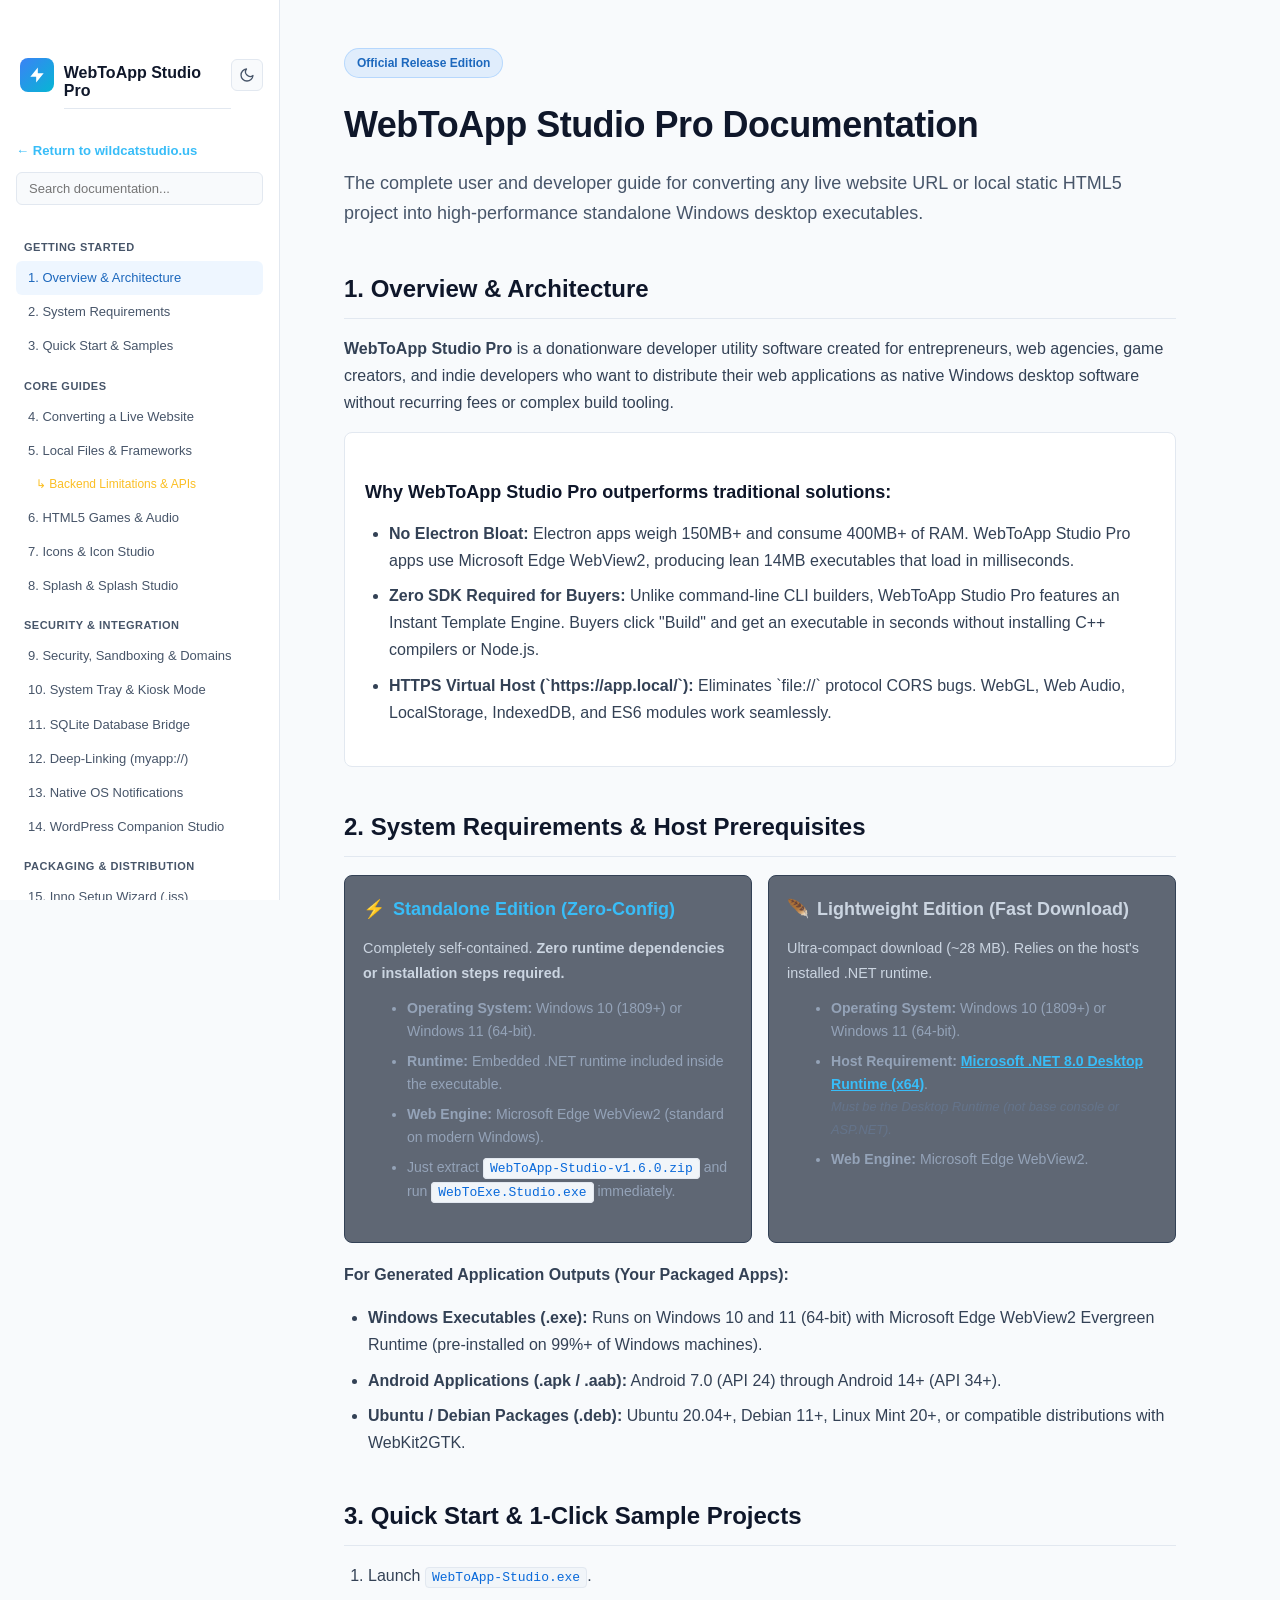
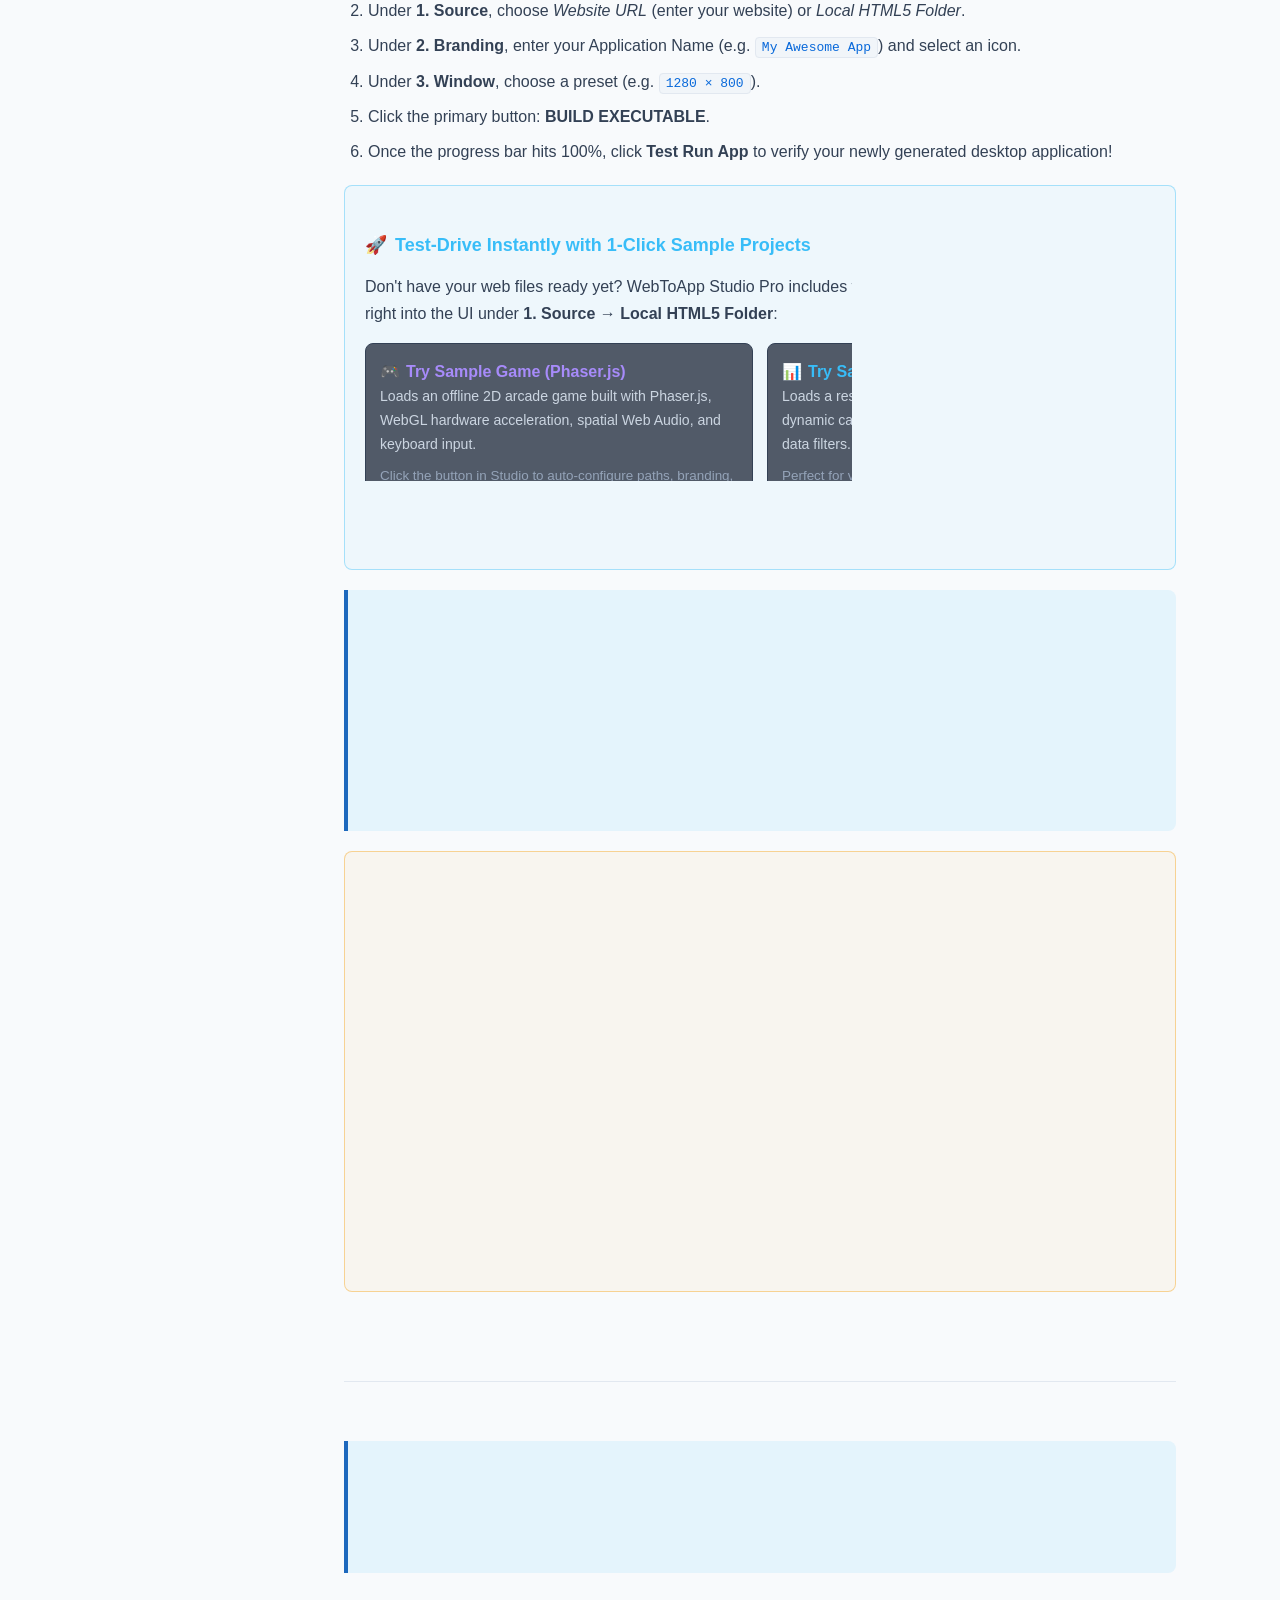
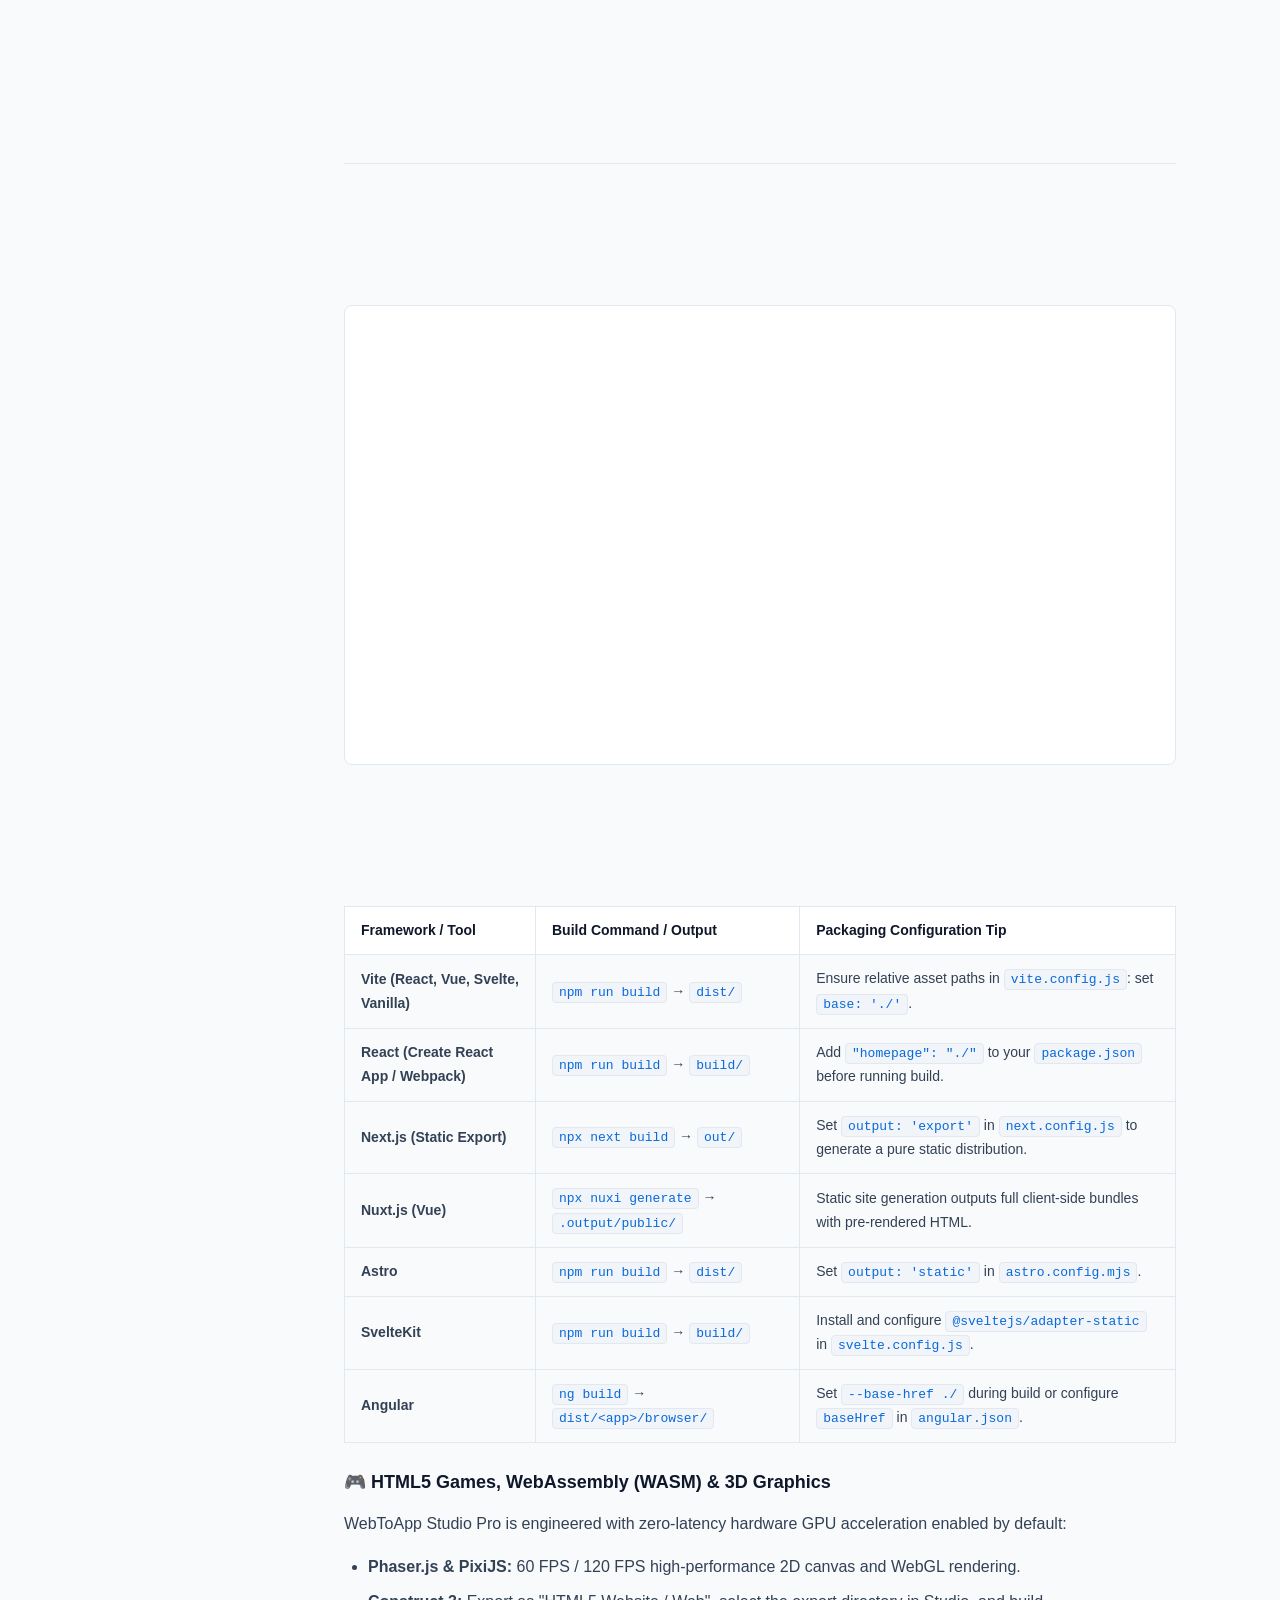
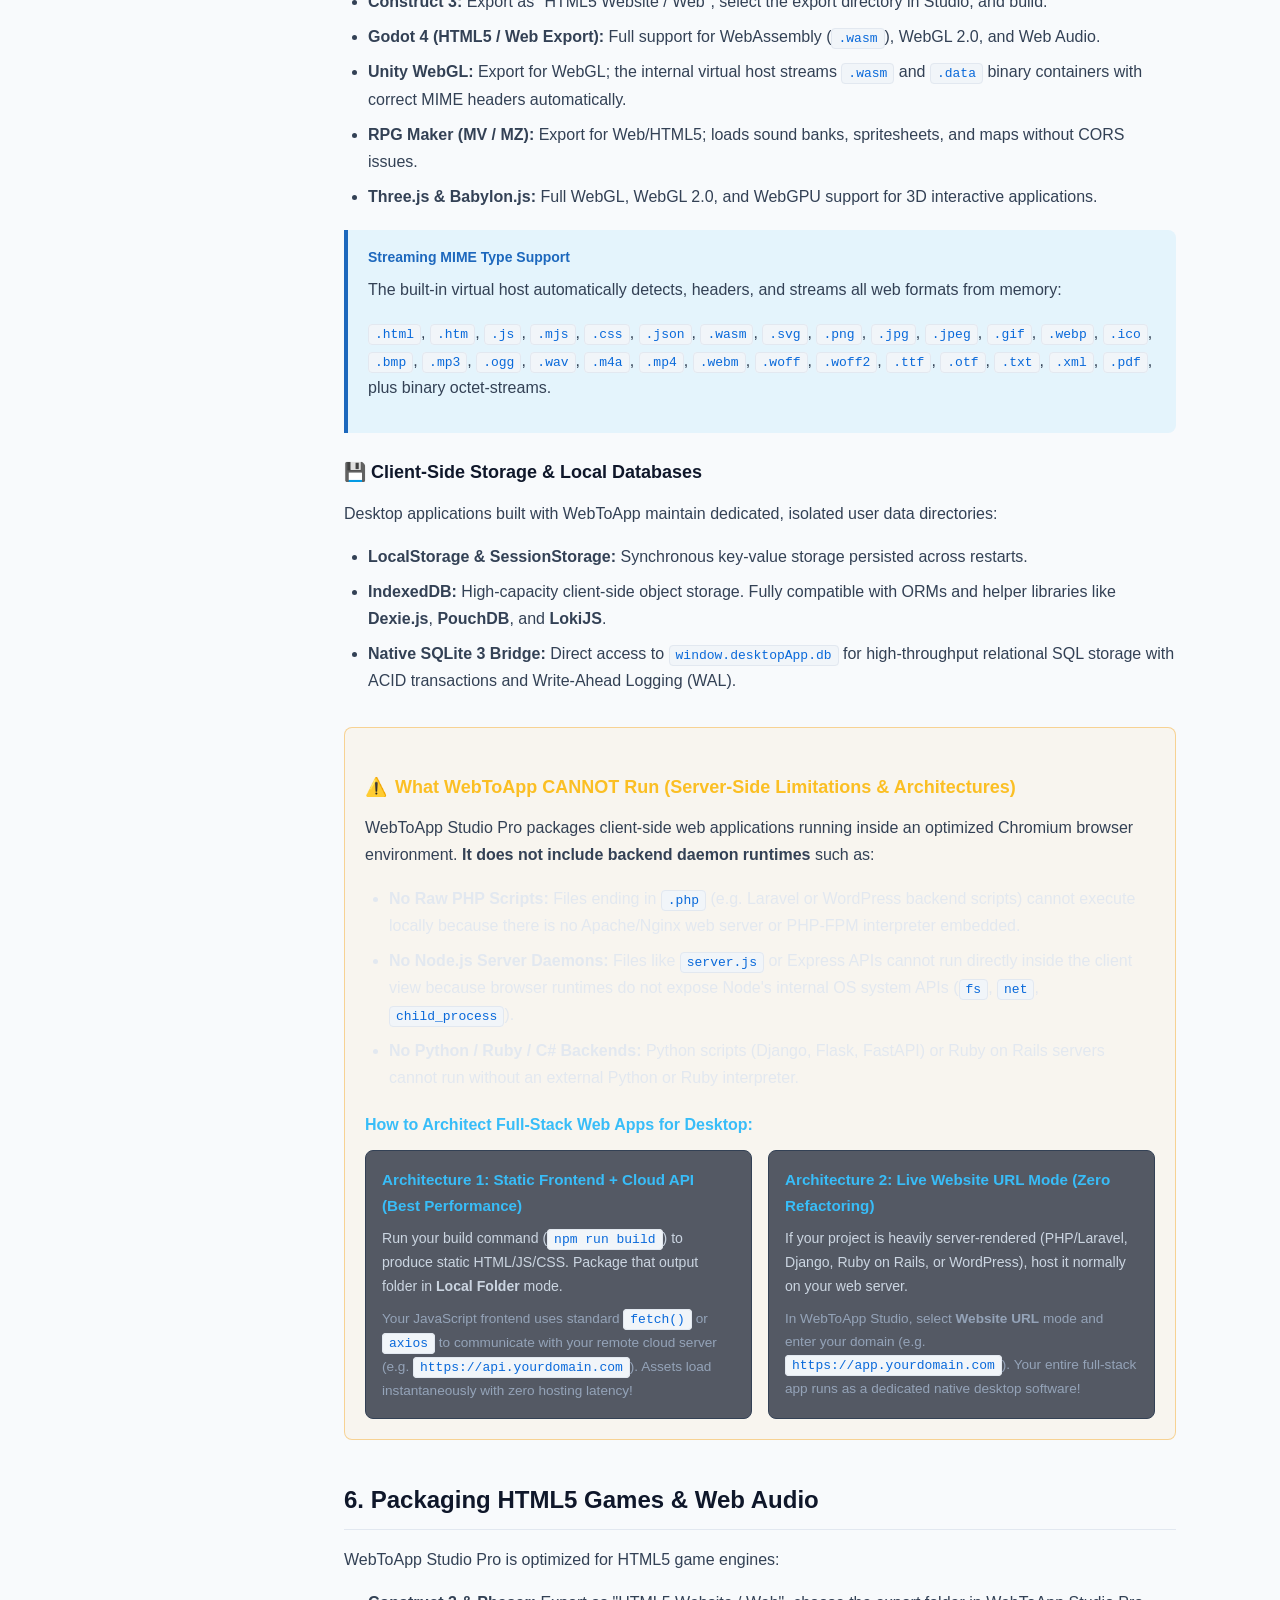
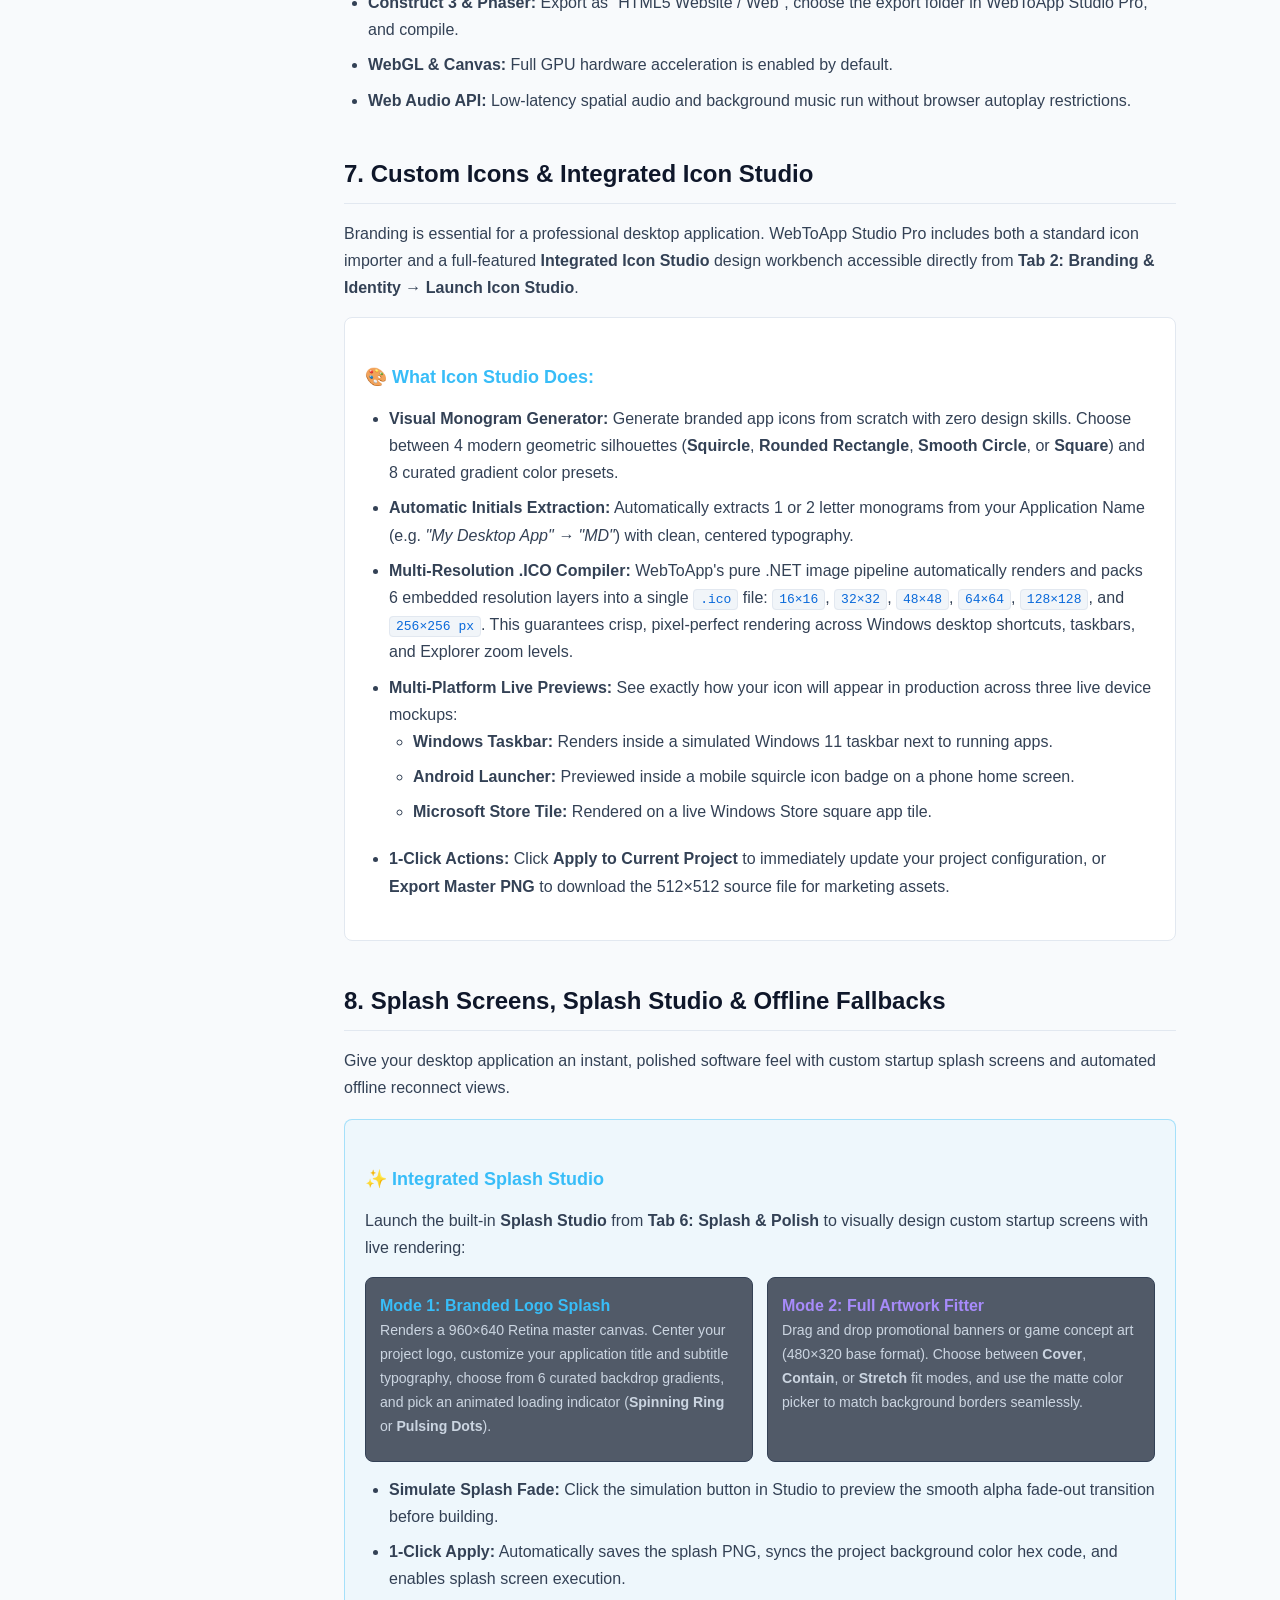
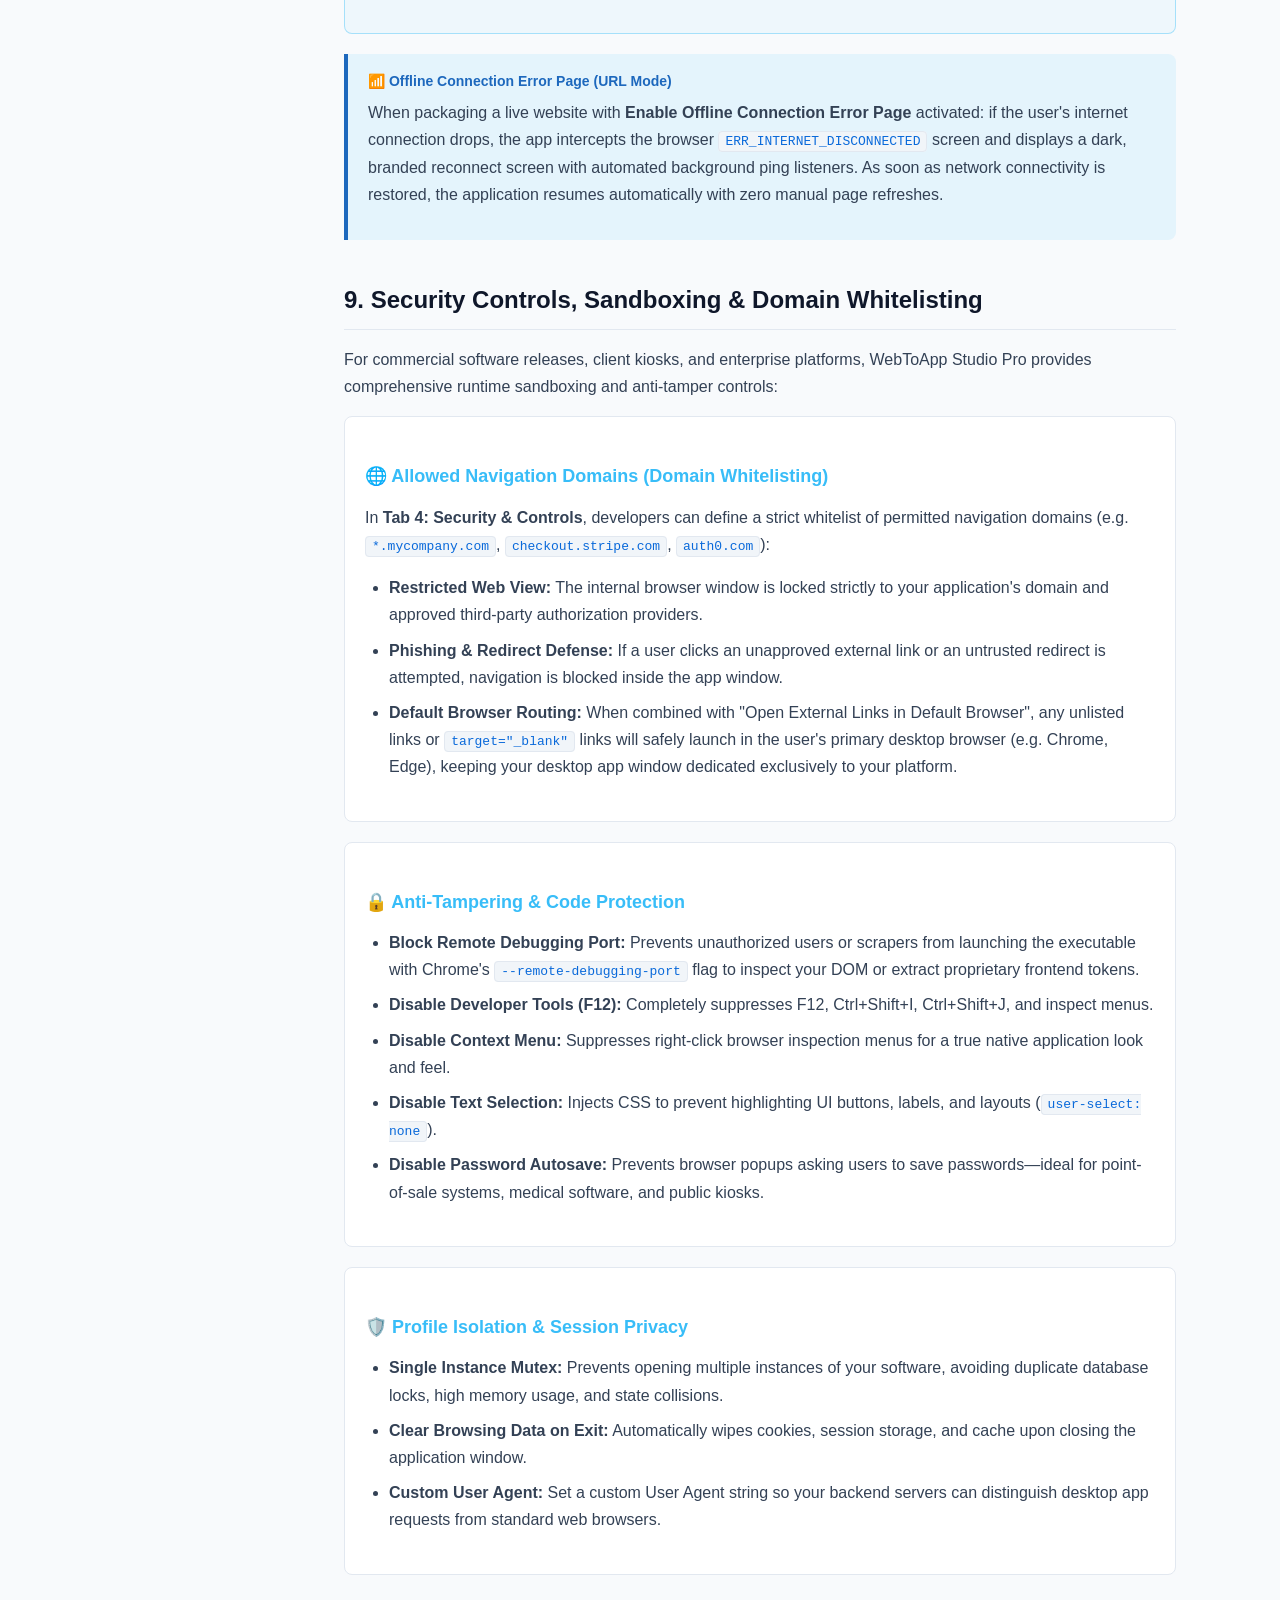
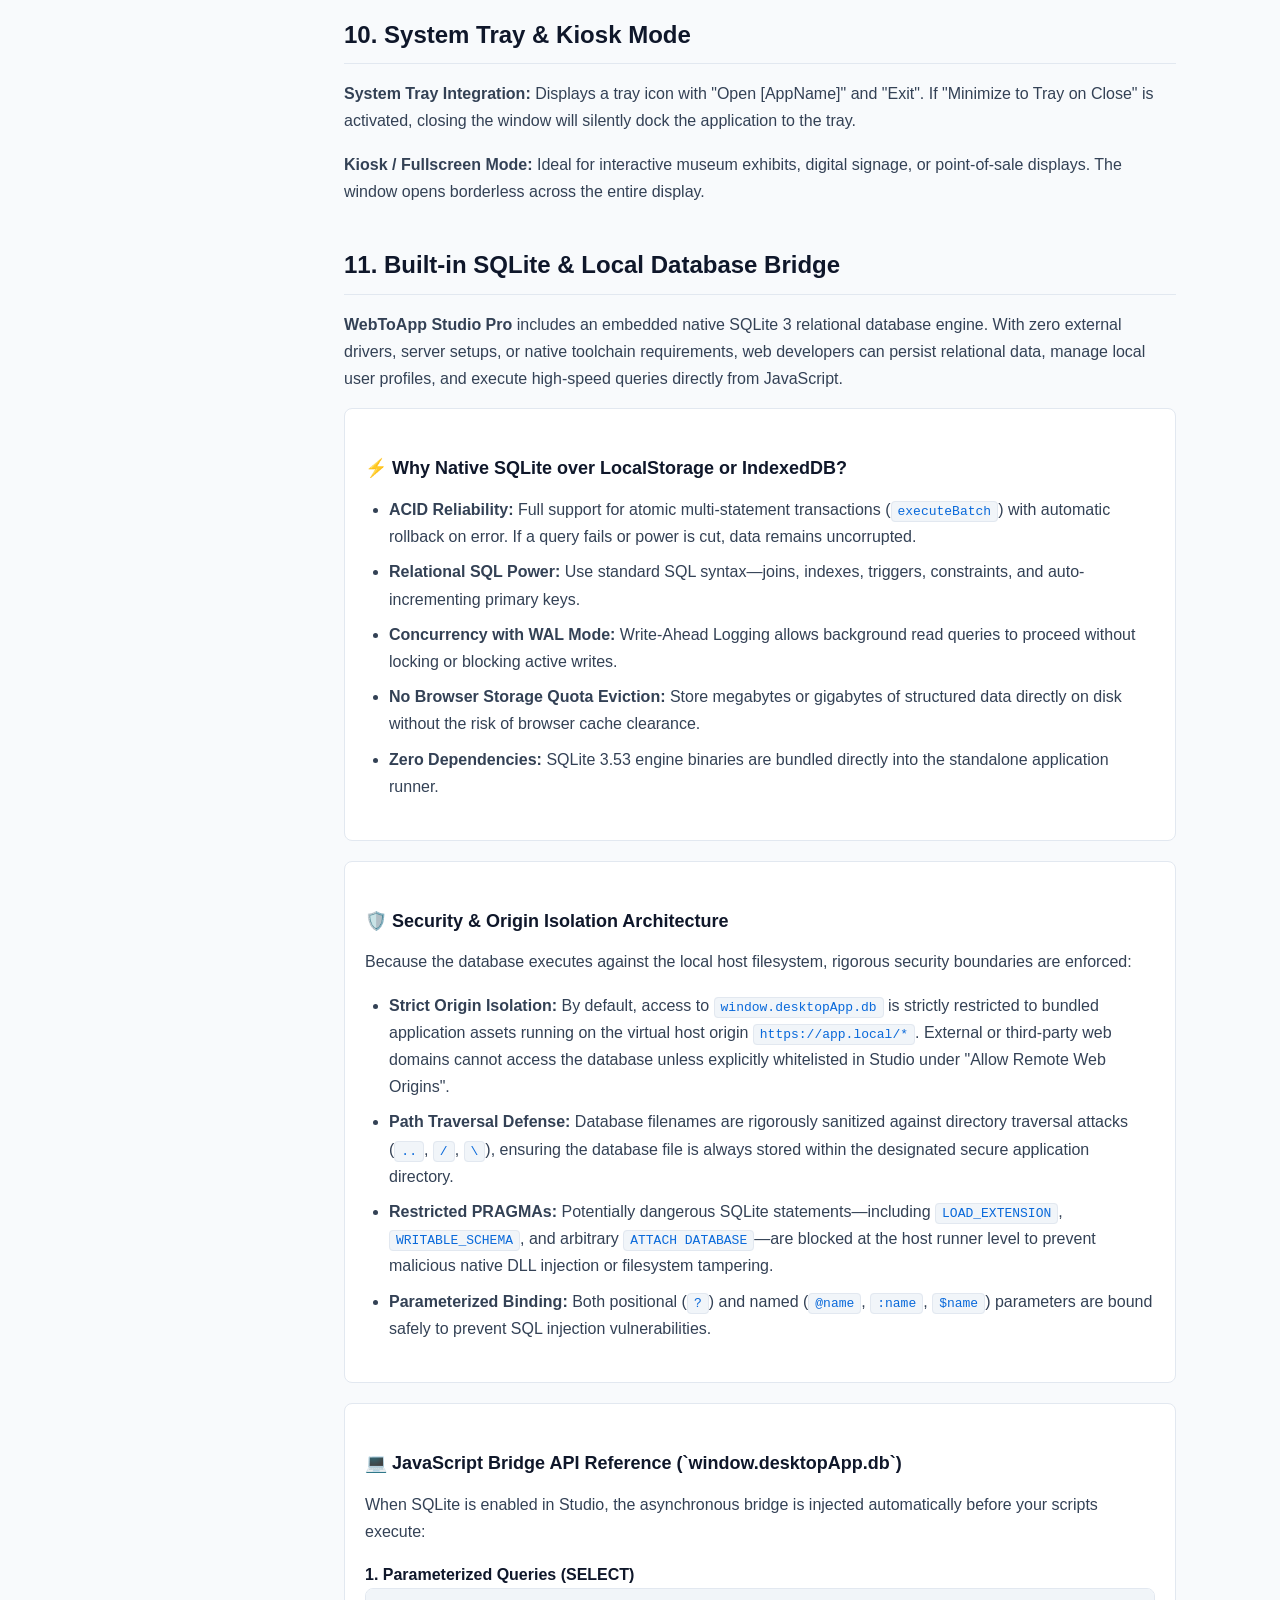
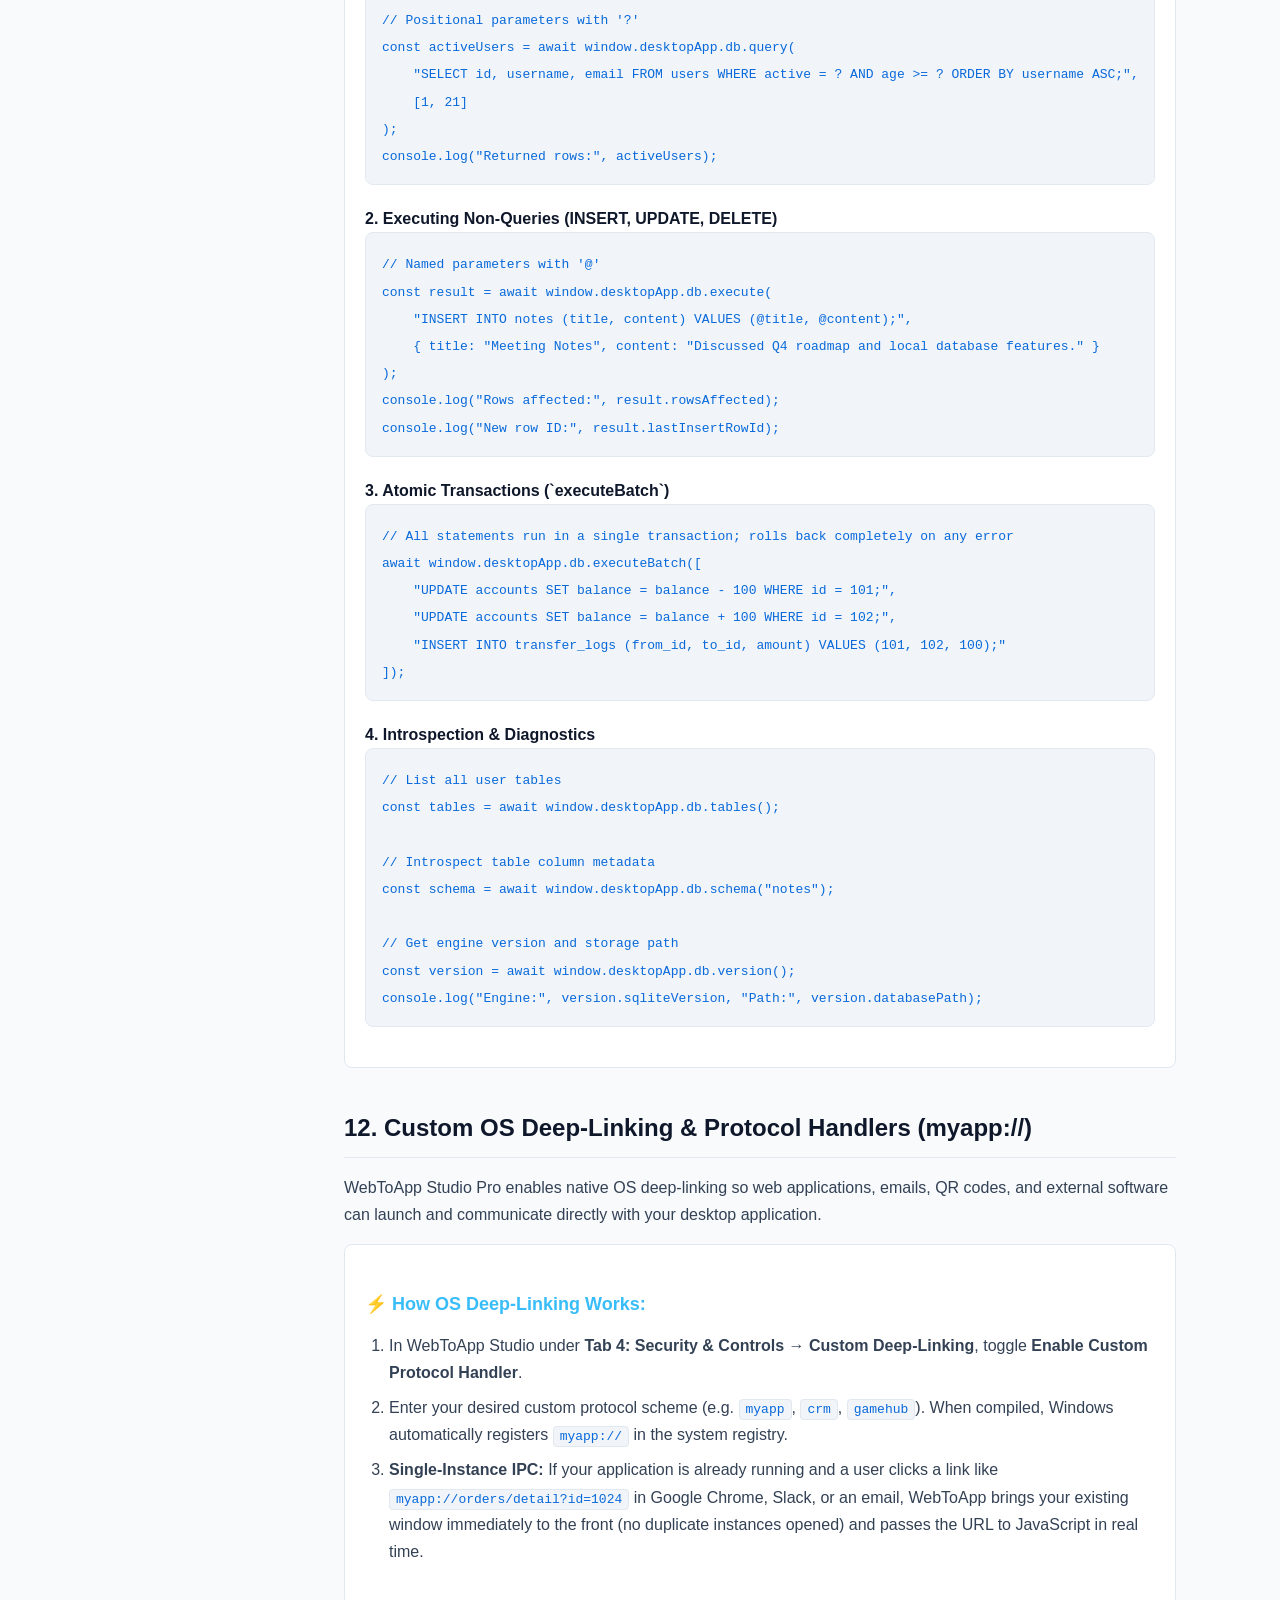
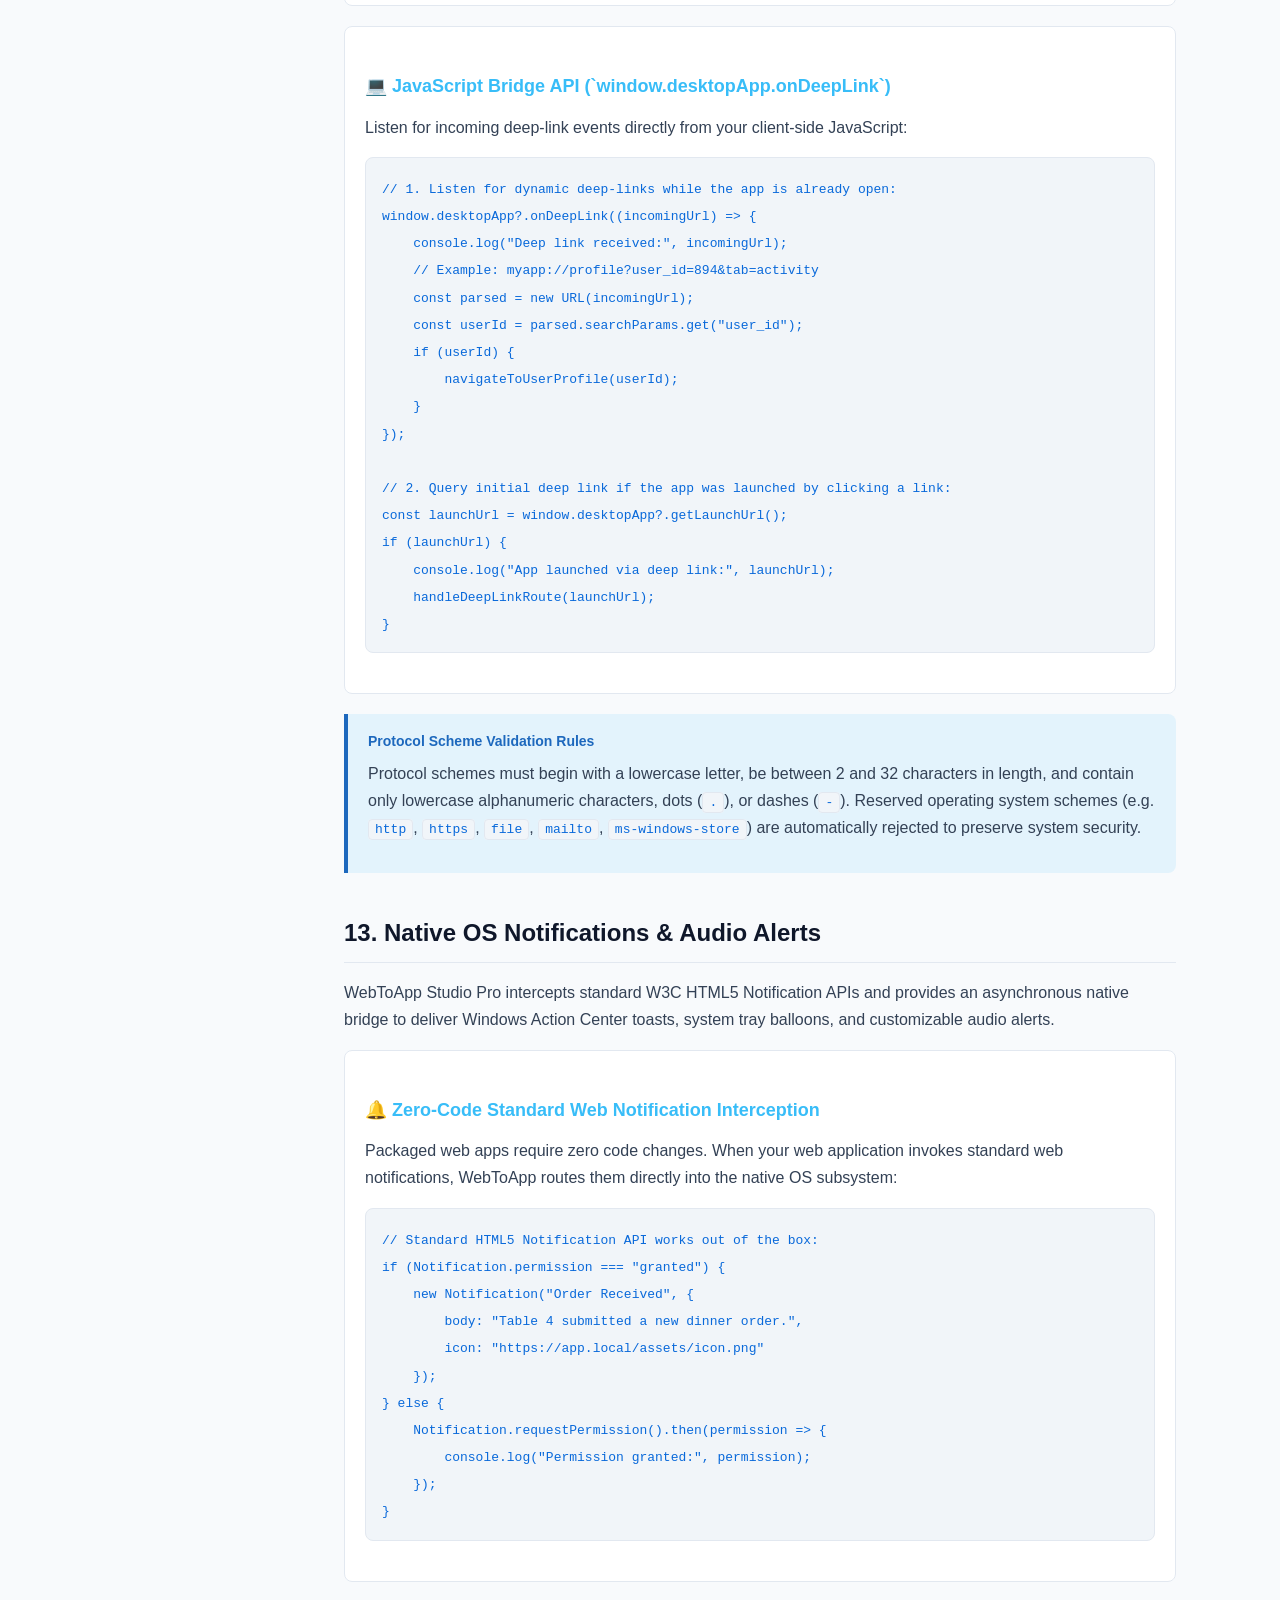
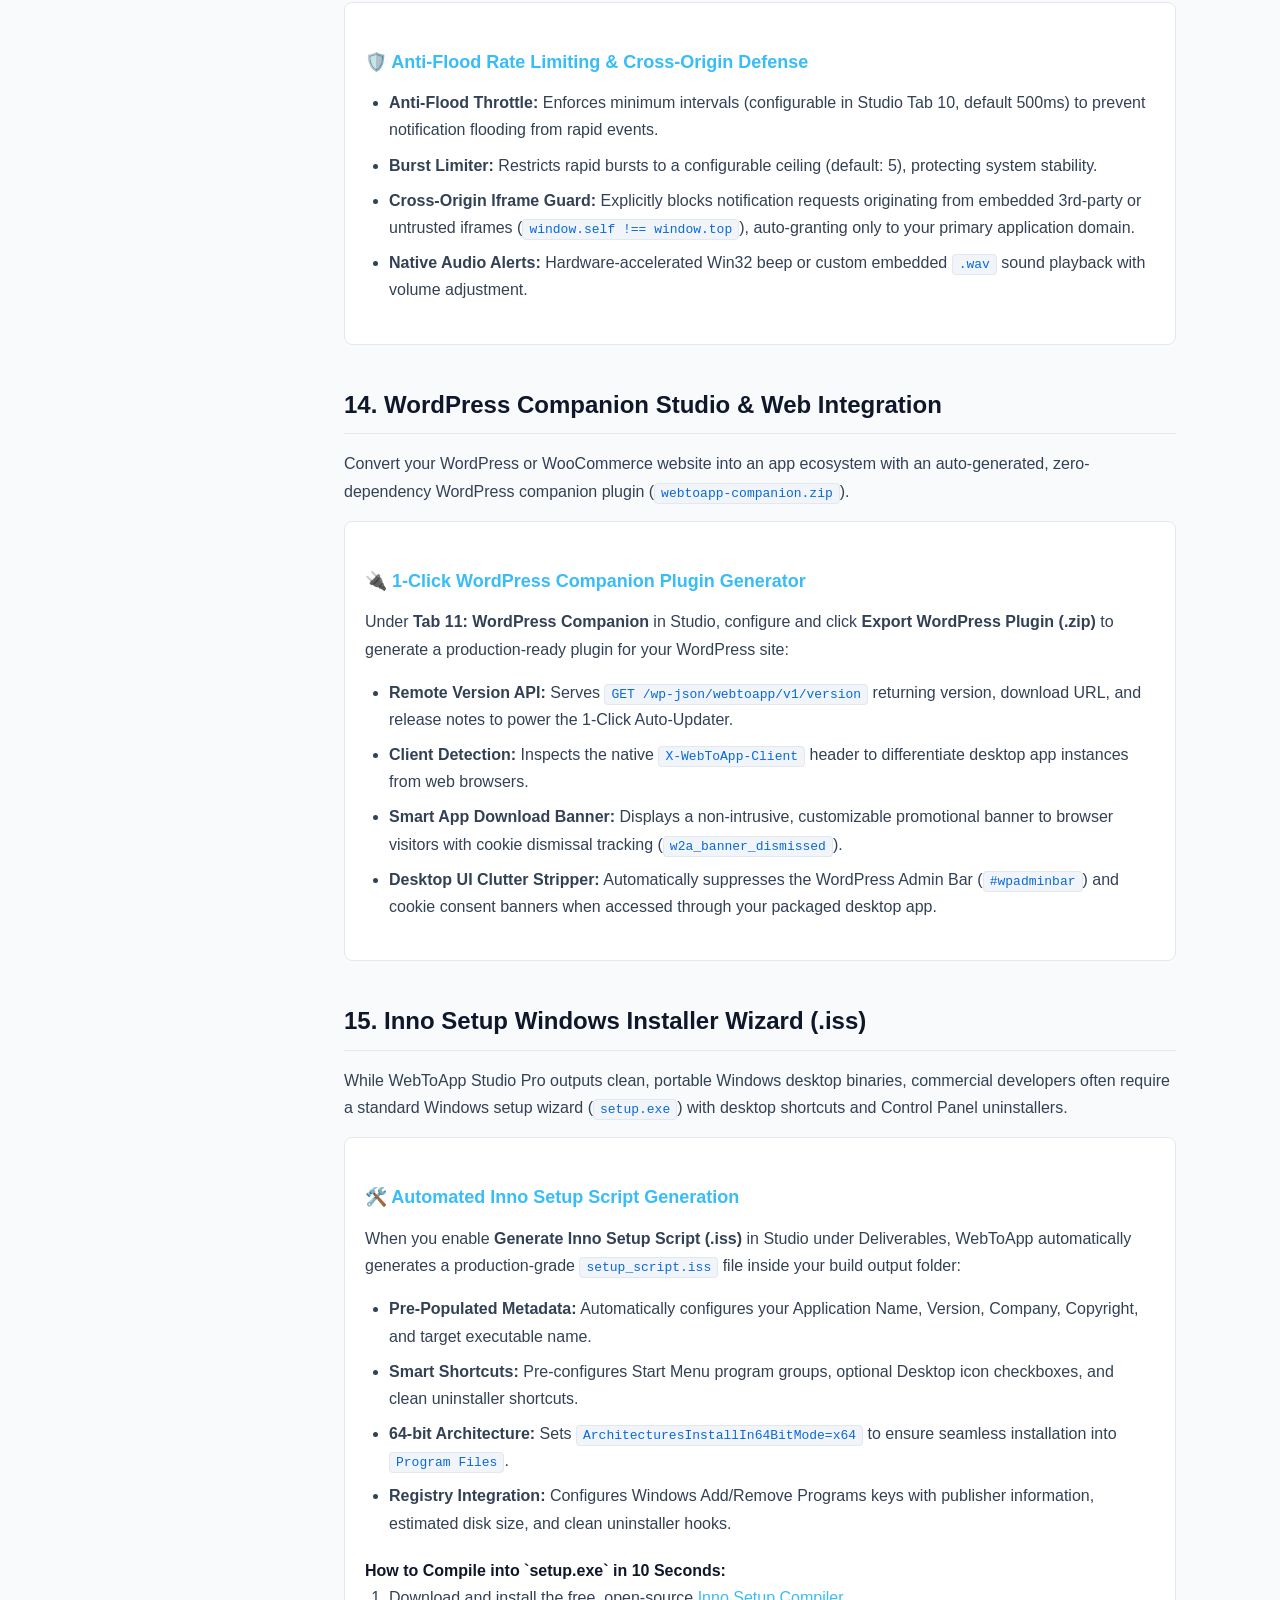
<file: docs/index.html>
<!DOCTYPE html>
<html lang="en">
<head>
    <meta charset="UTF-8">
    <meta name="viewport" content="width=device-width, initial-scale=1.0">
  <script src="/js/clean-url.js"></script>
    <script>
      (function() {
        try {
          var theme = localStorage.getItem('wildcat_theme') || (window.matchMedia('(prefers-color-scheme: light)').matches ? 'light' : 'dark');
          if (theme === 'light') document.documentElement.setAttribute('data-theme', 'light');
        } catch(e) {}
      })();
    </script>
    
    <!-- Primary Meta Tags -->
    <title>WebToApp Studio Pro Documentation - Convert Web Apps to Windows EXE, Linux & Android</title>
    <meta name="title" content="WebToApp Studio Pro Documentation - Convert Web Apps to Windows EXE, Linux & Android">
    <meta name="description" content="Official developer documentation for WebToApp Studio Pro. Architecture, Quick Start, static HTML5 packaging, AES-256 vault encryption, SQLite bridge, Ubuntu deb, and Android Studio export.">
    <meta name="theme-color" content="#1d68bd">
    <link rel="canonical" href="https://wildcatstudio.us/docs/">
    <meta name="robots" content="index, follow, max-snippet:-1, max-image-preview:large, max-video-preview:-1">

    <!-- Open Graph / Facebook -->
    <meta property="og:type" content="article">
    <meta property="og:url" content="https://wildcatstudio.us/docs/">
    <meta property="og:title" content="WebToApp Studio Pro Documentation - Convert Web Apps to Windows EXE, Linux & Android">
    <meta property="og:description" content="Official developer documentation for WebToApp Studio Pro. Architecture, Quick Start, static HTML5 packaging, AES-256 vault, SQLite bridge, and store guides.">
    <meta property="og:image" content="https://wildcatstudio.us/preview.png">
    <meta property="og:image:width" content="1200">
    <meta property="og:image:height" content="630">

    <!-- Twitter -->
    <meta property="twitter:card" content="summary_large_image">
    <meta property="twitter:url" content="https://wildcatstudio.us/docs/">
    <meta property="twitter:title" content="WebToApp Studio Pro Documentation - Convert Web Apps to Windows EXE, Linux & Android">
    <meta property="twitter:description" content="Official developer documentation for WebToApp Studio Pro. Architecture, Quick Start, static HTML5 packaging, AES-256 vault, SQLite bridge, and store guides.">
    <meta property="twitter:image" content="https://wildcatstudio.us/preview.png">

    <!-- Favicons -->
    <link rel="icon" type="image/png" sizes="192x192" href="../favicon.png">
    <link rel="apple-touch-icon" sizes="180x180" href="../apple-touch-icon.png">
    <link rel="stylesheet" href="css/docs.css">

    <!-- BreadcrumbList & TechArticle Schema -->
    <script type="application/ld+json">
    {
      "@context": "https://schema.org",
      "@type": "TechArticle",
      "headline": "WebToApp Studio Pro Official Documentation",
      "description": "Comprehensive developer guide for converting web applications into native desktop and mobile software.",
      "url": "https://wildcatstudio.us/docs/",
      "image": "https://wildcatstudio.us/preview.png",
      "author": {
        "@type": "Organization",
        "name": "WildCat Studio",
        "url": "https://wildcatstudio.us/"
      },
      "publisher": {
        "@type": "Organization",
        "name": "WildCat Studio",
        "url": "https://wildcatstudio.us/",
        "logo": "https://wildcatstudio.us/favicon.png"
      }
    }
    </script>
</head>
<body>
    <!-- Sidebar -->
    <aside class="docs-sidebar">
        <div class="docs-brand-header">
            <a href="../index.html" style="text-decoration:none;color:inherit;">
                <div class="docs-brand">
                    <div class="docs-brand-logo">
                        <svg viewBox="0 0 24 24"><path d="M13 10V3L4 14h7v7l9-11h-7z"/></svg>
                    </div>
                    <h2>WebToApp Studio Pro</h2>
                </div>
            </a>
            <button class="docs-theme-toggle" id="docsThemeToggle" aria-label="Toggle Day or Night Mode" title="Toggle Day or Night Mode">
                <svg class="icon-sun" width="16" height="16" viewBox="0 0 24 24" fill="none" stroke="currentColor" stroke-width="2" stroke-linecap="round" stroke-linejoin="round"><circle cx="12" cy="12" r="5"></circle><line x1="12" y1="1" x2="12" y2="3"></line><line x1="12" y1="21" x2="12" y2="23"></line><line x1="4.22" y1="4.22" x2="5.64" y2="5.64"></line><line x1="18.36" y1="18.36" x2="19.78" y2="19.78"></line><line x1="1" y1="12" x2="3" y2="12"></line><line x1="21" y1="12" x2="23" y2="12"></line><line x1="4.22" y1="19.78" x2="5.64" y2="18.36"></line><line x1="18.36" y1="5.64" x2="19.78" y2="4.22"></line></svg>
                <svg class="icon-moon" width="16" height="16" viewBox="0 0 24 24" fill="none" stroke="currentColor" stroke-width="2" stroke-linecap="round" stroke-linejoin="round"><path d="M21 12.79A9 9 0 1 1 11.21 3 7 7 0 0 0 21 12.79z"></path></svg>
            </button>
        </div>
        <div style="margin: 0 0 14px; font-size: 0.82rem;"><a href="../index.html" style="color: #38bdf8; text-decoration: none; font-weight: 600;">&larr; Return to wildcatstudio.us</a></div>
        <input type="text" id="docsSearch" class="docs-search" placeholder="Search documentation...">

        <div class="nav-section-title">Getting Started</div>
        <nav class="docs-nav">
            <a href="#overview" class="active">1. Overview & Architecture</a>
            <a href="#requirements">2. System Requirements</a>
            <a href="#quickstart">3. Quick Start & Samples</a>
        </nav>

        <div class="nav-section-title">Core Guides</div>
        <nav class="docs-nav">
            <a href="#url-mode">4. Converting a Live Website</a>
            <a href="#local-mode">5. Local Files & Frameworks</a>
            <a href="#backend-architecture" style="padding-left: 20px; font-size: 12px; color: #fbbf24;">↳ Backend Limitations & APIs</a>
            <a href="#html5-games">6. HTML5 Games & Audio</a>
            <a href="#icons-branding">7. Icons & Icon Studio</a>
            <a href="#splash-offline">8. Splash & Splash Studio</a>
        </nav>

        <div class="nav-section-title">Security & Integration</div>
        <nav class="docs-nav">
            <a href="#security">9. Security, Sandboxing & Domains</a>
            <a href="#tray-window">10. System Tray & Kiosk Mode</a>
            <a href="#sqlite-database">11. SQLite Database Bridge</a>
            <a href="#deep-linking">12. Deep-Linking (myapp://)</a>
            <a href="#notifications">13. Native OS Notifications</a>
            <a href="#wordpress-companion">14. WordPress Companion Studio</a>
        </nav>

        <div class="nav-section-title">Packaging & Distribution</div>
        <nav class="docs-nav">
            <a href="#inno-setup">15. Inno Setup Wizard (.iss)</a>
            <a href="#msix-sideload">16. Microsoft Store & Sideload</a>
            <a href="#google-play">17. Android & Google Play</a>
            <a href="#ubuntu-linux">18. Ubuntu Linux & Debian (.deb)</a>
            <a href="#pwa-studio">19. Integrated PWA Studio</a>
            <a href="#multi-platform">20. Multi-Build (All Platforms)</a>
            <a href="#updater">21. 1-Click Auto-Updater</a>
        </nav>

        <div class="nav-section-title">Dedicated Store Guides</div>
        <nav class="docs-nav">
            <a href="google-play-guide.html" style="color: #34d399;">📱 Google Play Publishing Guide</a>
            <a href="microsoft-store-guide.html" style="color: #38bdf8;">🏬 Microsoft Store (MSIX) Guide</a>
        </nav>

        <div class="nav-section-title">Support & FAQ</div>
        <nav class="docs-nav">
            <a href="#faq">22. Frequently Asked Questions</a>
            <a href="#troubleshooting">23. Troubleshooting & Support</a>
            <a href="https://github.com/djacidfx/webtoapp-releases/wiki" target="_blank" rel="noopener" style="color: #a855f7; font-weight: 600;">📚 Official Technical Wiki (24 Chapters) &rarr;</a>
        </nav>
    </aside>

    <!-- Content -->
    <main class="docs-content">
        <span class="hero-badge">Official Release Edition</span>
        <h1>WebToApp Studio Pro Documentation</h1>
        <p class="lead">The complete user and developer guide for converting any live website URL or local static HTML5 project into high-performance standalone Windows desktop executables.</p>

        <!-- 1. OVERVIEW -->
        <section id="overview">
            <h2>1. Overview & Architecture</h2>
            <p><strong>WebToApp Studio Pro</strong> is a donationware developer utility software created for entrepreneurs, web agencies, game creators, and indie developers who want to distribute their web applications as native Windows desktop software without recurring fees or complex build tooling.</p>

            <div class="card-box">
                <h3>Why WebToApp Studio Pro outperforms traditional solutions:</h3>
                <ul>
                    <li><strong>No Electron Bloat:</strong> Electron apps weigh 150MB+ and consume 400MB+ of RAM. WebToApp Studio Pro apps use Microsoft Edge WebView2, producing lean 14MB executables that load in milliseconds.</li>
                    <li><strong>Zero SDK Required for Buyers:</strong> Unlike command-line CLI builders, WebToApp Studio Pro features an Instant Template Engine. Buyers click "Build" and get an executable in seconds without installing C++ compilers or Node.js.</li>
                    <li><strong>HTTPS Virtual Host (`https://app.local/`):</strong> Eliminates `file://` protocol CORS bugs. WebGL, Web Audio, LocalStorage, IndexedDB, and ES6 modules work seamlessly.</li>
                </ul>
            </div>
        </section>

        <!-- 2. REQUIREMENTS -->
        <section id="requirements">
            <h2>2. System Requirements & Host Prerequisites</h2>
            <div style="display: grid; grid-template-columns: repeat(auto-fit, minmax(280px, 1fr)); gap: 16px; margin: 18px 0;">
                <div style="background: rgba(30, 41, 59, 0.7); border: 1px solid #334155; border-radius: 8px; padding: 18px;">
                    <h3 style="color: #38bdf8; margin-top: 0; display: flex; align-items: center; gap: 8px;">
                        <span>⚡</span> Standalone Edition (Zero-Config)
                    </h3>
                    <p style="font-size: 0.9rem; color: #cbd5e1; margin-bottom: 12px;">Completely self-contained. <strong>Zero runtime dependencies or installation steps required.</strong></p>
                    <ul style="font-size: 0.88rem; color: #94a3b8; padding-left: 20px; line-height: 1.6;">
                        <li><strong>Operating System:</strong> Windows 10 (1809+) or Windows 11 (64-bit).</li>
                        <li><strong>Runtime:</strong> Embedded .NET runtime included inside the executable.</li>
                        <li><strong>Web Engine:</strong> Microsoft Edge WebView2 (standard on modern Windows).</li>
                        <li>Just extract <code>WebToApp-Studio-v1.6.0.zip</code> and run <code>WebToExe.Studio.exe</code> immediately.</li>
                    </ul>
                </div>
                <div style="background: rgba(30, 41, 59, 0.7); border: 1px solid #334155; border-radius: 8px; padding: 18px;">
                    <h3 style="color: #cbd5e1; margin-top: 0; display: flex; align-items: center; gap: 8px;">
                        <span>🪶</span> Lightweight Edition (Fast Download)
                    </h3>
                    <p style="font-size: 0.9rem; color: #cbd5e1; margin-bottom: 12px;">Ultra-compact download (~28 MB). Relies on the host's installed .NET runtime.</p>
                    <ul style="font-size: 0.88rem; color: #94a3b8; padding-left: 20px; line-height: 1.6;">
                        <li><strong>Operating System:</strong> Windows 10 (1809+) or Windows 11 (64-bit).</li>
                        <li><strong>Host Requirement:</strong> <a href="https://aka.ms/dotnet/8.0/windowsdesktop-runtime-win-x64.exe" target="_blank" rel="noopener" style="color: #38bdf8; font-weight: 700; text-decoration: underline;">Microsoft .NET 8.0 Desktop Runtime (x64)</a>.
                            <br><span style="font-size: 0.8rem; color: #64748b;"><em>Must be the Desktop Runtime (not base console or ASP.NET).</em></span>
                        </li>
                        <li><strong>Web Engine:</strong> Microsoft Edge WebView2.</li>
                    </ul>
                </div>
            </div>

            <p><strong>For Generated Application Outputs (Your Packaged Apps):</strong></p>
            <ul>
                <li><strong>Windows Executables (.exe):</strong> Runs on Windows 10 and 11 (64-bit) with Microsoft Edge WebView2 Evergreen Runtime (pre-installed on 99%+ of Windows machines).</li>
                <li><strong>Android Applications (.apk / .aab):</strong> Android 7.0 (API 24) through Android 14+ (API 34+).</li>
                <li><strong>Ubuntu / Debian Packages (.deb):</strong> Ubuntu 20.04+, Debian 11+, Linux Mint 20+, or compatible distributions with WebKit2GTK.</li>
            </ul>
        </section>

        <!-- 3. QUICK START & SAMPLES -->
        <section id="quickstart">
            <h2>3. Quick Start &amp; 1-Click Sample Projects</h2>
            <ol>
                <li>Launch <code>WebToApp-Studio.exe</code>.</li>
                <li>Under <strong>1. Source</strong>, choose <em>Website URL</em> (enter your website) or <em>Local HTML5 Folder</em>.</li>
                <li>Under <strong>2. Branding</strong>, enter your Application Name (e.g. <code>My Awesome App</code>) and select an icon.</li>
                <li>Under <strong>3. Window</strong>, choose a preset (e.g. <code>1280 × 800</code>).</li>
                <li>Click the primary button: <strong>BUILD EXECUTABLE</strong>.</li>
                <li>Once the progress bar hits 100%, click <strong>Test Run App</strong> to verify your newly generated desktop application!</li>
            </ol>

            <div class="card-box" style="margin-top: 18px; border-color: rgba(56, 189, 248, 0.4); background: rgba(56, 189, 248, 0.05);">
                <h3 style="color: #38bdf8; display: flex; align-items: center; gap: 8px;">
                    <span>🚀</span> Test-Drive Instantly with 1-Click Sample Projects
                </h3>
                <p>Don't have your web files ready yet? WebToApp Studio Pro includes two fully functioning sample projects built right into the UI under <strong>1. Source &rarr; Local HTML5 Folder</strong>:</p>
                <div style="display: grid; grid-template-columns: repeat(auto-fit, minmax(280px, 1fr)); gap: 14px; margin-top: 12px;">
                    <div style="background: rgba(15, 23, 42, 0.7); border: 1px solid #334155; border-radius: 8px; padding: 14px;">
                        <h4 style="color: #a78bfa; margin-top: 0; display: flex; align-items: center; gap: 6px;">
                            <span>🎮</span> Try Sample Game (Phaser.js)
                        </h4>
                        <p style="font-size: 0.88rem; color: #cbd5e1; margin-bottom: 8px;">Loads an offline 2D arcade game built with Phaser.js, WebGL hardware acceleration, spatial Web Audio, and keyboard input.</p>
                        <p style="font-size: 0.84rem; color: #94a3b8; margin: 0;">Click the button in Studio to auto-configure paths, branding, and window settings, then hit <strong>Build</strong> to verify audio and graphics performance.</p>
                    </div>
                    <div style="background: rgba(15, 23, 42, 0.7); border: 1px solid #334155; border-radius: 8px; padding: 14px;">
                        <h4 style="color: #38bdf8; margin-top: 0; display: flex; align-items: center; gap: 6px;">
                            <span>📊</span> Try Sample Dashboard (Chart.js)
                        </h4>
                        <p style="font-size: 0.88rem; color: #cbd5e1; margin-bottom: 8px;">Loads a responsive financial analytics dashboard with dynamic canvas charts, dark mode CSS, and client-side data filters.</p>
                        <p style="font-size: 0.84rem; color: #94a3b8; margin: 0;">Perfect for validating responsive desktop window resizing, min/max dimensions, and UI rendering.</p>
                    </div>
                </div>
            </div>

            <div class="tip-box" style="margin-top: 18px;">
                <h4>Automated Deliverables</h4>
                <p>Under <strong>Quality of Life &amp; Deliverables</strong> in Studio, you can toggle:</p>
                <ul>
                    <li><strong>Windows Portable .ZIP:</strong> Automatically zips your compiled executable and runtime into a single, clean archive ready for client delivery or GitHub Releases.</li>
                    <li><strong>Inno Setup Script (.iss):</strong> Generates an installer compilation script to build professional Windows setup wizards (see <a href="#inno-setup" style="color: #38bdf8;">Section 13</a>).</li>
                </ul>
            </div>

            <div class="card-box" style="margin-top: 18px; border-color: rgba(245, 158, 11, 0.4); background: rgba(245, 158, 11, 0.05);">
                <h3 style="color: #fbbf24; display: flex; align-items: center; gap: 8px;">
                    <span>☀️</span> Day &amp; Night (Light / Dark) Theme Engine
                </h3>
                <p>WebToApp Studio Pro features a responsive <strong>Day / Night mode</strong> toggle in the top-right header action bar (☀️ / 🌙). Switch effortlessly between high-contrast daylight palettes and deep charcoal dark mode with:</p>
                <ul>
                    <li><strong>Native Windows 10/11 Title Bar Synchronization:</strong> Uses Windows Desktop Window Manager (DWM) P/Invoke to instantly change the native OS title bar between dark and light to match the studio interface.</li>
                    <li><strong>Zero-FOUC Startup:</strong> Embedded initialization scripts apply your preferred theme before the first frame renders, avoiding visual flicker.</li>
                    <li><strong>Developer Contrast Guard:</strong> Key developer areas like live terminal logs and the simulated game canvas stay comfortably dark for maximum code readability.</li>
                    <li><strong>Session Memory:</strong> Your preference is automatically saved across sessions, with support for following your system-wide OS theme preference.</li>
                </ul>
            </div>
        </section>

        <!-- 4. LIVE WEBSITE MODE -->
        <section id="url-mode">
            <h2>4. Converting a Live Website (URL Mode)</h2>
            <p>URL Mode transforms any online SaaS platform, e-commerce store, or web portal into a focused desktop app.</p>
            <div class="tip-box">
                <h4>Network Auto-Reconnect</h4>
                <p>When URL mode is selected with "Offline Connection Error Page" enabled, if the user loses Wi-Fi, the app automatically transitions to a stylish dark reconnect view and resumes when network connectivity is restored.</p>
            </div>
            <p><strong>External Link Routing:</strong> When "Open External Links in Default Browser" is enabled, any links directing to other domains or opened with <code>target="_blank"</code> will launch in the user's default browser (e.g. Google Chrome), keeping your application window dedicated to your main site.</p>
        </section>

        <!-- 5. STATIC HTML5 MODE & COMPATIBILITY -->
        <section id="local-mode">
            <h2>5. Local Files &amp; Framework Compatibility (Offline Mode)</h2>
            <p>Offline Mode bundles your entire static frontend folder directly inside the desktop application package. Files are served over an internal secure virtual host (<code>https://app.local/</code> on Windows, <code>https://appassets.androidplatform.net/</code> on Android), eliminating browser security blocks, <code>file://</code> protocol CORS limitations, and external server dependencies.</p>

            <div class="card-box">
                <h3>🚀 Custom Start Entrypoints (Beyond <code>index.html</code>)</h3>
                <p>While <code>index.html</code> is the standard web default, WebToApp Studio Pro does <strong>not</strong> require your entry file to be named <code>index.html</code>. In Studio under <strong>1. Source Settings &rarr; Start Entry File</strong>, you can specify any entrypoint filename or relative subfolder path:</p>
                <ul>
                    <li><strong>Custom HTML Filenames:</strong> <code>app.html</code>, <code>main.html</code>, <code>home.html</code>, <code>game.html</code>, <code>dashboard.html</code>, or <code>index.htm</code>.</li>
                    <li><strong>Subdirectory Build Folders:</strong> If your framework outputs to a nested directory, you can specify paths like <code>dist/index.html</code>, <code>build/index.html</code>, <code>public/index.html</code>, <code>out/index.html</code>, or <code>client/index.html</code> without rearranging your project structure.</li>
                    <li><strong>Embedded Documents (PDF):</strong> You can even set a PDF document (e.g. <code>user-manual.pdf</code>) as your start file—Chromium's high-performance native PDF engine will render the document directly inside the desktop application window.</li>
                </ul>
            </div>

            <h3>⚡ Supported Frameworks &amp; Build Tools</h3>
            <p>Any modern JavaScript library or framework that compiles to static client-side HTML, JavaScript, and CSS runs smoothly inside WebToApp Studio Pro:</p>

            <table>
                <thead>
                    <tr>
                        <th>Framework / Tool</th>
                        <th>Build Command / Output</th>
                        <th>Packaging Configuration Tip</th>
                    </tr>
                </thead>
                <tbody>
                    <tr>
                        <td><strong>Vite (React, Vue, Svelte, Vanilla)</strong></td>
                        <td><code>npm run build</code> &rarr; <code>dist/</code></td>
                        <td>Ensure relative asset paths in <code>vite.config.js</code>: set <code>base: './'</code>.</td>
                    </tr>
                    <tr>
                        <td><strong>React (Create React App / Webpack)</strong></td>
                        <td><code>npm run build</code> &rarr; <code>build/</code></td>
                        <td>Add <code>"homepage": "./"</code> to your <code>package.json</code> before running build.</td>
                    </tr>
                    <tr>
                        <td><strong>Next.js (Static Export)</strong></td>
                        <td><code>npx next build</code> &rarr; <code>out/</code></td>
                        <td>Set <code>output: 'export'</code> in <code>next.config.js</code> to generate a pure static distribution.</td>
                    </tr>
                    <tr>
                        <td><strong>Nuxt.js (Vue)</strong></td>
                        <td><code>npx nuxi generate</code> &rarr; <code>.output/public/</code></td>
                        <td>Static site generation outputs full client-side bundles with pre-rendered HTML.</td>
                    </tr>
                    <tr>
                        <td><strong>Astro</strong></td>
                        <td><code>npm run build</code> &rarr; <code>dist/</code></td>
                        <td>Set <code>output: 'static'</code> in <code>astro.config.mjs</code>.</td>
                    </tr>
                    <tr>
                        <td><strong>SvelteKit</strong></td>
                        <td><code>npm run build</code> &rarr; <code>build/</code></td>
                        <td>Install and configure <code>@sveltejs/adapter-static</code> in <code>svelte.config.js</code>.</td>
                    </tr>
                    <tr>
                        <td><strong>Angular</strong></td>
                        <td><code>ng build</code> &rarr; <code>dist/&lt;app&gt;/browser/</code></td>
                        <td>Set <code>--base-href ./</code> during build or configure <code>baseHref</code> in <code>angular.json</code>.</td>
                    </tr>
                </tbody>
            </table>

            <h3>🎮 HTML5 Games, WebAssembly (WASM) &amp; 3D Graphics</h3>
            <p>WebToApp Studio Pro is engineered with zero-latency hardware GPU acceleration enabled by default:</p>
            <ul>
                <li><strong>Phaser.js &amp; PixiJS:</strong> 60 FPS / 120 FPS high-performance 2D canvas and WebGL rendering.</li>
                <li><strong>Construct 3:</strong> Export as "HTML5 Website / Web", select the export directory in Studio, and build.</li>
                <li><strong>Godot 4 (HTML5 / Web Export):</strong> Full support for WebAssembly (<code>.wasm</code>), WebGL 2.0, and Web Audio.</li>
                <li><strong>Unity WebGL:</strong> Export for WebGL; the internal virtual host streams <code>.wasm</code> and <code>.data</code> binary containers with correct MIME headers automatically.</li>
                <li><strong>RPG Maker (MV / MZ):</strong> Export for Web/HTML5; loads sound banks, spritesheets, and maps without CORS issues.</li>
                <li><strong>Three.js &amp; Babylon.js:</strong> Full WebGL, WebGL 2.0, and WebGPU support for 3D interactive applications.</li>
            </ul>

            <div class="tip-box">
                <h4>Streaming MIME Type Support</h4>
                <p>The built-in virtual host automatically detects, headers, and streams all web formats from memory:</p>
                <p><code>.html</code>, <code>.htm</code>, <code>.js</code>, <code>.mjs</code>, <code>.css</code>, <code>.json</code>, <code>.wasm</code>, <code>.svg</code>, <code>.png</code>, <code>.jpg</code>, <code>.jpeg</code>, <code>.gif</code>, <code>.webp</code>, <code>.ico</code>, <code>.bmp</code>, <code>.mp3</code>, <code>.ogg</code>, <code>.wav</code>, <code>.m4a</code>, <code>.mp4</code>, <code>.webm</code>, <code>.woff</code>, <code>.woff2</code>, <code>.ttf</code>, <code>.otf</code>, <code>.txt</code>, <code>.xml</code>, <code>.pdf</code>, plus binary octet-streams.</p>
            </div>

            <h3>💾 Client-Side Storage &amp; Local Databases</h3>
            <p>Desktop applications built with WebToApp maintain dedicated, isolated user data directories:</p>
            <ul>
                <li><strong>LocalStorage &amp; SessionStorage:</strong> Synchronous key-value storage persisted across restarts.</li>
                <li><strong>IndexedDB:</strong> High-capacity client-side object storage. Fully compatible with ORMs and helper libraries like <strong>Dexie.js</strong>, <strong>PouchDB</strong>, and <strong>LokiJS</strong>.</li>
                <li><strong>Native SQLite 3 Bridge:</strong> Direct access to <code>window.desktopApp.db</code> for high-throughput relational SQL storage with ACID transactions and Write-Ahead Logging (WAL).</li>
            </ul>

            <!-- SUBSECTION: BACKEND ARCHITECTURE -->
            <div id="backend-architecture" class="card-box" style="margin-top: 32px; border-color: rgba(245, 158, 11, 0.4); background: rgba(245, 158, 11, 0.05);">
                <h3 style="color: #fbbf24; display: flex; align-items: center; gap: 8px;">
                    <span>⚠️</span> What WebToApp CANNOT Run (Server-Side Limitations &amp; Architectures)
                </h3>
                <p>WebToApp Studio Pro packages client-side web applications running inside an optimized Chromium browser environment. <strong>It does not include backend daemon runtimes</strong> such as:</p>
                <ul style="color: #e2e8f0;">
                    <li><strong>No Raw PHP Scripts:</strong> Files ending in <code>.php</code> (e.g. Laravel or WordPress backend scripts) cannot execute locally because there is no Apache/Nginx web server or PHP-FPM interpreter embedded.</li>
                    <li><strong>No Node.js Server Daemons:</strong> Files like <code>server.js</code> or Express APIs cannot run directly inside the client view because browser runtimes do not expose Node's internal OS system APIs (<code>fs</code>, <code>net</code>, <code>child_process</code>).</li>
                    <li><strong>No Python / Ruby / C# Backends:</strong> Python scripts (Django, Flask, FastAPI) or Ruby on Rails servers cannot run without an external Python or Ruby interpreter.</li>
                </ul>

                <h4 style="color: #38bdf8; margin: 18px 0 8px;">How to Architect Full-Stack Web Apps for Desktop:</h4>
                <div style="display: grid; grid-template-columns: repeat(auto-fit, minmax(280px, 1fr)); gap: 16px; margin-top: 12px;">
                    <div style="background: rgba(15, 23, 42, 0.7); border: 1px solid #334155; border-radius: 8px; padding: 16px;">
                        <h5 style="color: #38bdf8; margin: 0 0 8px; font-size: 0.95rem;">Architecture 1: Static Frontend + Cloud API (Best Performance)</h5>
                        <p style="font-size: 0.88rem; color: #cbd5e1; margin-bottom: 8px;">Run your build command (<code>npm run build</code>) to produce static HTML/JS/CSS. Package that output folder in <strong>Local Folder</strong> mode.</p>
                        <p style="font-size: 0.85rem; color: #94a3b8; margin: 0;">Your JavaScript frontend uses standard <code>fetch()</code> or <code>axios</code> to communicate with your remote cloud server (e.g. <code>https://api.yourdomain.com</code>). Assets load instantaneously with zero hosting latency!</p>
                    </div>
                    <div style="background: rgba(15, 23, 42, 0.7); border: 1px solid #334155; border-radius: 8px; padding: 16px;">
                        <h5 style="color: #38bdf8; margin: 0 0 8px; font-size: 0.95rem;">Architecture 2: Live Website URL Mode (Zero Refactoring)</h5>
                        <p style="font-size: 0.88rem; color: #cbd5e1; margin-bottom: 8px;">If your project is heavily server-rendered (PHP/Laravel, Django, Ruby on Rails, or WordPress), host it normally on your web server.</p>
                        <p style="font-size: 0.85rem; color: #94a3b8; margin: 0;">In WebToApp Studio, select <strong>Website URL</strong> mode and enter your domain (e.g. <code>https://app.yourdomain.com</code>). Your entire full-stack app runs as a dedicated native desktop software!</p>
                    </div>
                </div>
            </div>
        </section>

        <!-- 6. HTML5 GAMES -->
        <section id="html5-games">
            <h2>6. Packaging HTML5 Games & Web Audio</h2>
            <p>WebToApp Studio Pro is optimized for HTML5 game engines:</p>
            <ul>
                <li><strong>Construct 3 & Phaser:</strong> Export as "HTML5 Website / Web", choose the export folder in WebToApp Studio Pro, and compile.</li>
                <li><strong>WebGL & Canvas:</strong> Full GPU hardware acceleration is enabled by default.</li>
                <li><strong>Web Audio API:</strong> Low-latency spatial audio and background music run without browser autoplay restrictions.</li>
            </ul>
        </section>

        <!-- 7. ICONS & BRANDING (ICON STUDIO) -->
        <section id="icons-branding">
            <h2>7. Custom Icons &amp; Integrated Icon Studio</h2>
            <p>Branding is essential for a professional desktop application. WebToApp Studio Pro includes both a standard icon importer and a full-featured <strong>Integrated Icon Studio</strong> design workbench accessible directly from <strong>Tab 2: Branding &amp; Identity &rarr; Launch Icon Studio</strong>.</p>

            <div class="card-box">
                <h3 style="color: #38bdf8;">🎨 What Icon Studio Does:</h3>
                <ul>
                    <li><strong>Visual Monogram Generator:</strong> Generate branded app icons from scratch with zero design skills. Choose between 4 modern geometric silhouettes (<strong>Squircle</strong>, <strong>Rounded Rectangle</strong>, <strong>Smooth Circle</strong>, or <strong>Square</strong>) and 8 curated gradient color presets.</li>
                    <li><strong>Automatic Initials Extraction:</strong> Automatically extracts 1 or 2 letter monograms from your Application Name (e.g. <em>"My Desktop App" &rarr; "MD"</em>) with clean, centered typography.</li>
                    <li><strong>Multi-Resolution .ICO Compiler:</strong> WebToApp's pure .NET image pipeline automatically renders and packs 6 embedded resolution layers into a single <code>.ico</code> file: <code>16×16</code>, <code>32×32</code>, <code>48×48</code>, <code>64×64</code>, <code>128×128</code>, and <code>256×256 px</code>. This guarantees crisp, pixel-perfect rendering across Windows desktop shortcuts, taskbars, and Explorer zoom levels.</li>
                    <li><strong>Multi-Platform Live Previews:</strong> See exactly how your icon will appear in production across three live device mockups:
                        <ul>
                            <li><strong>Windows Taskbar:</strong> Renders inside a simulated Windows 11 taskbar next to running apps.</li>
                            <li><strong>Android Launcher:</strong> Previewed inside a mobile squircle icon badge on a phone home screen.</li>
                            <li><strong>Microsoft Store Tile:</strong> Rendered on a live Windows Store square app tile.</li>
                        </ul>
                    </li>
                    <li><strong>1-Click Actions:</strong> Click <strong>Apply to Current Project</strong> to immediately update your project configuration, or <strong>Export Master PNG</strong> to download the 512×512 source file for marketing assets.</li>
                </ul>
            </div>
        </section>

        <!-- 8. SPLASH & SPLASH STUDIO -->
        <section id="splash-offline">
            <h2>8. Splash Screens, Splash Studio &amp; Offline Fallbacks</h2>
            <p>Give your desktop application an instant, polished software feel with custom startup splash screens and automated offline reconnect views.</p>

            <div class="card-box" style="margin-top: 18px; border-color: rgba(56, 189, 248, 0.4); background: rgba(56, 189, 248, 0.05);">
                <h3 style="color: #38bdf8;">✨ Integrated Splash Studio</h3>
                <p>Launch the built-in <strong>Splash Studio</strong> from <strong>Tab 6: Splash &amp; Polish</strong> to visually design custom startup screens with live rendering:</p>
                <div style="display: grid; grid-template-columns: repeat(auto-fit, minmax(280px, 1fr)); gap: 14px; margin-top: 12px;">
                    <div style="background: rgba(15, 23, 42, 0.7); border: 1px solid #334155; border-radius: 8px; padding: 14px;">
                        <h4 style="color: #38bdf8; margin-top: 0;">Mode 1: Branded Logo Splash</h4>
                        <p style="font-size: 0.88rem; color: #cbd5e1; margin-bottom: 8px;">Renders a 960×640 Retina master canvas. Center your project logo, customize your application title and subtitle typography, choose from 6 curated backdrop gradients, and pick an animated loading indicator (<strong>Spinning Ring</strong> or <strong>Pulsing Dots</strong>).</p>
                    </div>
                    <div style="background: rgba(15, 23, 42, 0.7); border: 1px solid #334155; border-radius: 8px; padding: 14px;">
                        <h4 style="color: #a78bfa; margin-top: 0;">Mode 2: Full Artwork Fitter</h4>
                        <p style="font-size: 0.88rem; color: #cbd5e1; margin-bottom: 8px;">Drag and drop promotional banners or game concept art (480×320 base format). Choose between <strong>Cover</strong>, <strong>Contain</strong>, or <strong>Stretch</strong> fit modes, and use the matte color picker to match background borders seamlessly.</p>
                    </div>
                </div>
                <ul style="margin-top: 14px;">
                    <li><strong>Simulate Splash Fade:</strong> Click the simulation button in Studio to preview the smooth alpha fade-out transition before building.</li>
                    <li><strong>1-Click Apply:</strong> Automatically saves the splash PNG, syncs the project background color hex code, and enables splash screen execution.</li>
                </ul>
            </div>

            <div class="tip-box" style="margin-top: 18px;">
                <h4>📶 Offline Connection Error Page (URL Mode)</h4>
                <p>When packaging a live website with <strong>Enable Offline Connection Error Page</strong> activated: if the user's internet connection drops, the app intercepts the browser <code>ERR_INTERNET_DISCONNECTED</code> screen and displays a dark, branded reconnect screen with automated background ping listeners. As soon as network connectivity is restored, the application resumes automatically with zero manual page refreshes.</p>
            </div>
        </section>

        <!-- 9. SECURITY & SANDBOXING -->
        <section id="security">
            <h2>9. Security Controls, Sandboxing &amp; Domain Whitelisting</h2>
            <p>For commercial software releases, client kiosks, and enterprise platforms, WebToApp Studio Pro provides comprehensive runtime sandboxing and anti-tamper controls:</p>

            <div class="card-box">
                <h3 style="color: #38bdf8;">🌐 Allowed Navigation Domains (Domain Whitelisting)</h3>
                <p>In <strong>Tab 4: Security &amp; Controls</strong>, developers can define a strict whitelist of permitted navigation domains (e.g. <code>*.mycompany.com</code>, <code>checkout.stripe.com</code>, <code>auth0.com</code>):</p>
                <ul>
                    <li><strong>Restricted Web View:</strong> The internal browser window is locked strictly to your application's domain and approved third-party authorization providers.</li>
                    <li><strong>Phishing &amp; Redirect Defense:</strong> If a user clicks an unapproved external link or an untrusted redirect is attempted, navigation is blocked inside the app window.</li>
                    <li><strong>Default Browser Routing:</strong> When combined with "Open External Links in Default Browser", any unlisted links or <code>target="_blank"</code> links will safely launch in the user's primary desktop browser (e.g. Chrome, Edge), keeping your desktop app window dedicated exclusively to your platform.</li>
                </ul>
            </div>

            <div class="card-box" style="margin-top: 18px;">
                <h3 style="color: #38bdf8;">🔒 Anti-Tampering &amp; Code Protection</h3>
                <ul>
                    <li><strong>Block Remote Debugging Port:</strong> Prevents unauthorized users or scrapers from launching the executable with Chrome's <code>--remote-debugging-port</code> flag to inspect your DOM or extract proprietary frontend tokens.</li>
                    <li><strong>Disable Developer Tools (F12):</strong> Completely suppresses F12, Ctrl+Shift+I, Ctrl+Shift+J, and inspect menus.</li>
                    <li><strong>Disable Context Menu:</strong> Suppresses right-click browser inspection menus for a true native application look and feel.</li>
                    <li><strong>Disable Text Selection:</strong> Injects CSS to prevent highlighting UI buttons, labels, and layouts (<code>user-select: none</code>).</li>
                    <li><strong>Disable Password Autosave:</strong> Prevents browser popups asking users to save passwords—ideal for point-of-sale systems, medical software, and public kiosks.</li>
                </ul>
            </div>

            <div class="card-box" style="margin-top: 18px;">
                <h3 style="color: #38bdf8;">🛡️ Profile Isolation &amp; Session Privacy</h3>
                <ul>
                    <li><strong>Single Instance Mutex:</strong> Prevents opening multiple instances of your software, avoiding duplicate database locks, high memory usage, and state collisions.</li>
                    <li><strong>Clear Browsing Data on Exit:</strong> Automatically wipes cookies, session storage, and cache upon closing the application window.</li>
                    <li><strong>Custom User Agent:</strong> Set a custom User Agent string so your backend servers can distinguish desktop app requests from standard web browsers.</li>
                </ul>
            </div>
        </section>

        <!-- 10. SYSTEM TRAY -->
        <section id="tray-window">
            <h2>10. System Tray & Kiosk Mode</h2>
            <p><strong>System Tray Integration:</strong> Displays a tray icon with "Open [AppName]" and "Exit". If "Minimize to Tray on Close" is activated, closing the window will silently dock the application to the tray.</p>
            <p><strong>Kiosk / Fullscreen Mode:</strong> Ideal for interactive museum exhibits, digital signage, or point-of-sale displays. The window opens borderless across the entire display.</p>
        </section>

        <!-- 11. SQLITE DATABASE BRIDGE -->
        <section id="sqlite-database">
            <h2>11. Built-in SQLite & Local Database Bridge</h2>
            <p><strong>WebToApp Studio Pro</strong> includes an embedded native SQLite 3 relational database engine. With zero external drivers, server setups, or native toolchain requirements, web developers can persist relational data, manage local user profiles, and execute high-speed queries directly from JavaScript.</p>

            <div class="card-box">
                <h3>⚡ Why Native SQLite over LocalStorage or IndexedDB?</h3>
                <ul>
                    <li><strong>ACID Reliability:</strong> Full support for atomic multi-statement transactions (<code>executeBatch</code>) with automatic rollback on error. If a query fails or power is cut, data remains uncorrupted.</li>
                    <li><strong>Relational SQL Power:</strong> Use standard SQL syntax—joins, indexes, triggers, constraints, and auto-incrementing primary keys.</li>
                    <li><strong>Concurrency with WAL Mode:</strong> Write-Ahead Logging allows background read queries to proceed without locking or blocking active writes.</li>
                    <li><strong>No Browser Storage Quota Eviction:</strong> Store megabytes or gigabytes of structured data directly on disk without the risk of browser cache clearance.</li>
                    <li><strong>Zero Dependencies:</strong> SQLite 3.53 engine binaries are bundled directly into the standalone application runner.</li>
                </ul>
            </div>

            <div class="card-box" style="margin-top: 18px;">
                <h3>🛡️ Security & Origin Isolation Architecture</h3>
                <p>Because the database executes against the local host filesystem, rigorous security boundaries are enforced:</p>
                <ul>
                    <li><strong>Strict Origin Isolation:</strong> By default, access to <code>window.desktopApp.db</code> is strictly restricted to bundled application assets running on the virtual host origin <code>https://app.local/*</code>. External or third-party web domains cannot access the database unless explicitly whitelisted in Studio under "Allow Remote Web Origins".</li>
                    <li><strong>Path Traversal Defense:</strong> Database filenames are rigorously sanitized against directory traversal attacks (<code>..</code>, <code>/</code>, <code>\</code>), ensuring the database file is always stored within the designated secure application directory.</li>
                    <li><strong>Restricted PRAGMAs:</strong> Potentially dangerous SQLite statements—including <code>LOAD_EXTENSION</code>, <code>WRITABLE_SCHEMA</code>, and arbitrary <code>ATTACH DATABASE</code>—are blocked at the host runner level to prevent malicious native DLL injection or filesystem tampering.</li>
                    <li><strong>Parameterized Binding:</strong> Both positional (<code>?</code>) and named (<code>@name</code>, <code>:name</code>, <code>$name</code>) parameters are bound safely to prevent SQL injection vulnerabilities.</li>
                </ul>
            </div>

            <div class="card-box" style="margin-top: 18px;">
                <h3>💻 JavaScript Bridge API Reference (`window.desktopApp.db`)</h3>
                <p>When SQLite is enabled in Studio, the asynchronous bridge is injected automatically before your scripts execute:</p>

                <h4>1. Parameterized Queries (SELECT)</h4>
                <pre><code>// Positional parameters with '?'
const activeUsers = await window.desktopApp.db.query(
    "SELECT id, username, email FROM users WHERE active = ? AND age >= ? ORDER BY username ASC;",
    [1, 21]
);
console.log("Returned rows:", activeUsers);</code></pre>

                <h4>2. Executing Non-Queries (INSERT, UPDATE, DELETE)</h4>
                <pre><code>// Named parameters with '@'
const result = await window.desktopApp.db.execute(
    "INSERT INTO notes (title, content) VALUES (@title, @content);",
    { title: "Meeting Notes", content: "Discussed Q4 roadmap and local database features." }
);
console.log("Rows affected:", result.rowsAffected);
console.log("New row ID:", result.lastInsertRowId);</code></pre>

                <h4>3. Atomic Transactions (`executeBatch`)</h4>
                <pre><code>// All statements run in a single transaction; rolls back completely on any error
await window.desktopApp.db.executeBatch([
    "UPDATE accounts SET balance = balance - 100 WHERE id = 101;",
    "UPDATE accounts SET balance = balance + 100 WHERE id = 102;",
    "INSERT INTO transfer_logs (from_id, to_id, amount) VALUES (101, 102, 100);"
]);</code></pre>

                <h4>4. Introspection & Diagnostics</h4>
                <pre><code>// List all user tables
const tables = await window.desktopApp.db.tables();

// Introspect table column metadata
const schema = await window.desktopApp.db.schema("notes");

// Get engine version and storage path
const version = await window.desktopApp.db.version();
console.log("Engine:", version.sqliteVersion, "Path:", version.databasePath);</code></pre>
            </div>
        </section>

        <!-- 12. DEEP LINKING -->
        <section id="deep-linking">
            <h2>12. Custom OS Deep-Linking &amp; Protocol Handlers (myapp://)</h2>
            <p>WebToApp Studio Pro enables native OS deep-linking so web applications, emails, QR codes, and external software can launch and communicate directly with your desktop application.</p>

            <div class="card-box">
                <h3 style="color: #38bdf8;">⚡ How OS Deep-Linking Works:</h3>
                <ol>
                    <li>In WebToApp Studio under <strong>Tab 4: Security &amp; Controls &rarr; Custom Deep-Linking</strong>, toggle <strong>Enable Custom Protocol Handler</strong>.</li>
                    <li>Enter your desired custom protocol scheme (e.g. <code>myapp</code>, <code>crm</code>, <code>gamehub</code>). When compiled, Windows automatically registers <code>myapp://</code> in the system registry.</li>
                    <li><strong>Single-Instance IPC:</strong> If your application is already running and a user clicks a link like <code>myapp://orders/detail?id=1024</code> in Google Chrome, Slack, or an email, WebToApp brings your existing window immediately to the front (no duplicate instances opened) and passes the URL to JavaScript in real time.</li>
                </ol>
            </div>

            <div class="card-box" style="margin-top: 18px;">
                <h3 style="color: #38bdf8;">💻 JavaScript Bridge API (`window.desktopApp.onDeepLink`)</h3>
                <p>Listen for incoming deep-link events directly from your client-side JavaScript:</p>
                <pre><code>// 1. Listen for dynamic deep-links while the app is already open:
window.desktopApp?.onDeepLink((incomingUrl) => {
    console.log("Deep link received:", incomingUrl);
    // Example: myapp://profile?user_id=894&tab=activity
    const parsed = new URL(incomingUrl);
    const userId = parsed.searchParams.get("user_id");
    if (userId) {
        navigateToUserProfile(userId);
    }
});

// 2. Query initial deep link if the app was launched by clicking a link:
const launchUrl = window.desktopApp?.getLaunchUrl();
if (launchUrl) {
    console.log("App launched via deep link:", launchUrl);
    handleDeepLinkRoute(launchUrl);
}</code></pre>
            </div>

            <div class="tip-box" style="margin-top: 18px;">
                <h4>Protocol Scheme Validation Rules</h4>
                <p>Protocol schemes must begin with a lowercase letter, be between 2 and 32 characters in length, and contain only lowercase alphanumeric characters, dots (<code>.</code>), or dashes (<code>-</code>). Reserved operating system schemes (e.g. <code>http</code>, <code>https</code>, <code>file</code>, <code>mailto</code>, <code>ms-windows-store</code>) are automatically rejected to preserve system security.</p>
            </div>
        </section>

        <!-- 13. NOTIFICATIONS -->
        <section id="notifications">
            <h2>13. Native OS Notifications &amp; Audio Alerts</h2>
            <p>WebToApp Studio Pro intercepts standard W3C HTML5 Notification APIs and provides an asynchronous native bridge to deliver Windows Action Center toasts, system tray balloons, and customizable audio alerts.</p>

            <div class="card-box">
                <h3 style="color: #38bdf8;">🔔 Zero-Code Standard Web Notification Interception</h3>
                <p>Packaged web apps require zero code changes. When your web application invokes standard web notifications, WebToApp routes them directly into the native OS subsystem:</p>
                <pre><code>// Standard HTML5 Notification API works out of the box:
if (Notification.permission === "granted") {
    new Notification("Order Received", {
        body: "Table 4 submitted a new dinner order.",
        icon: "https://app.local/assets/icon.png"
    });
} else {
    Notification.requestPermission().then(permission => {
        console.log("Permission granted:", permission);
    });
}</code></pre>
            </div>

            <div class="card-box" style="margin-top: 18px;">
                <h3 style="color: #38bdf8;">🛡️ Anti-Flood Rate Limiting &amp; Cross-Origin Defense</h3>
                <ul>
                    <li><strong>Anti-Flood Throttle:</strong> Enforces minimum intervals (configurable in Studio Tab 10, default 500ms) to prevent notification flooding from rapid events.</li>
                    <li><strong>Burst Limiter:</strong> Restricts rapid bursts to a configurable ceiling (default: 5), protecting system stability.</li>
                    <li><strong>Cross-Origin Iframe Guard:</strong> Explicitly blocks notification requests originating from embedded 3rd-party or untrusted iframes (<code>window.self !== window.top</code>), auto-granting only to your primary application domain.</li>
                    <li><strong>Native Audio Alerts:</strong> Hardware-accelerated Win32 beep or custom embedded <code>.wav</code> sound playback with volume adjustment.</li>
                </ul>
            </div>
        </section>

        <!-- 14. WORDPRESS COMPANION STUDIO -->
        <section id="wordpress-companion">
            <h2>14. WordPress Companion Studio &amp; Web Integration</h2>
            <p>Convert your WordPress or WooCommerce website into an app ecosystem with an auto-generated, zero-dependency WordPress companion plugin (<code>webtoapp-companion.zip</code>).</p>

            <div class="card-box">
                <h3 style="color: #38bdf8;">🔌 1-Click WordPress Companion Plugin Generator</h3>
                <p>Under <strong>Tab 11: WordPress Companion</strong> in Studio, configure and click <strong>Export WordPress Plugin (.zip)</strong> to generate a production-ready plugin for your WordPress site:</p>
                <ul>
                    <li><strong>Remote Version API:</strong> Serves <code>GET /wp-json/webtoapp/v1/version</code> returning version, download URL, and release notes to power the 1-Click Auto-Updater.</li>
                    <li><strong>Client Detection:</strong> Inspects the native <code>X-WebToApp-Client</code> header to differentiate desktop app instances from web browsers.</li>
                    <li><strong>Smart App Download Banner:</strong> Displays a non-intrusive, customizable promotional banner to browser visitors with cookie dismissal tracking (<code>w2a_banner_dismissed</code>).</li>
                    <li><strong>Desktop UI Clutter Stripper:</strong> Automatically suppresses the WordPress Admin Bar (<code>#wpadminbar</code>) and cookie consent banners when accessed through your packaged desktop app.</li>
                </ul>
            </div>
        </section>

        <!-- 15. INNO SETUP WIZARD SCRIPT GENERATOR -->
        <section id="inno-setup">
            <h2>15. Inno Setup Windows Installer Wizard (.iss)</h2>
            <p>While WebToApp Studio Pro outputs clean, portable Windows desktop binaries, commercial developers often require a standard Windows setup wizard (<code>setup.exe</code>) with desktop shortcuts and Control Panel uninstallers.</p>

            <div class="card-box">
                <h3 style="color: #38bdf8;">🛠️ Automated Inno Setup Script Generation</h3>
                <p>When you enable <strong>Generate Inno Setup Script (.iss)</strong> in Studio under Deliverables, WebToApp automatically generates a production-grade <code>setup_script.iss</code> file inside your build output folder:</p>
                <ul>
                    <li><strong>Pre-Populated Metadata:</strong> Automatically configures your Application Name, Version, Company, Copyright, and target executable name.</li>
                    <li><strong>Smart Shortcuts:</strong> Pre-configures Start Menu program groups, optional Desktop icon checkboxes, and clean uninstaller shortcuts.</li>
                    <li><strong>64-bit Architecture:</strong> Sets <code>ArchitecturesInstallIn64BitMode=x64</code> to ensure seamless installation into <code>Program Files</code>.</li>
                    <li><strong>Registry Integration:</strong> Configures Windows Add/Remove Programs keys with publisher information, estimated disk size, and clean uninstaller hooks.</li>
                </ul>

                <h4 style="margin-top: 16px;">How to Compile into `setup.exe` in 10 Seconds:</h4>
                <ol>
                    <li>Download and install the free, open-source <a href="https://jrsoftware.org/isdl.php" target="_blank" rel="noopener" style="color: #38bdf8;">Inno Setup Compiler</a>.</li>
                    <li>Right-click the generated <code>setup_script.iss</code> in your output folder and click <strong>Compile</strong> (or press <kbd>Ctrl+F9</kbd> in Inno Setup).</li>
                    <li>In less than 10 seconds, Inno Setup compresses your entire app into a single, branded Windows installer wizard: <code>Output/[AppName]_Setup.exe</code>!</li>
                </ol>
            </div>
        </section>

        <!-- 16. MICROSOFT STORE & SIDELOADING -->
        <section id="msix-sideload">
            <h2>16. Microsoft Store (MSIX) &amp; Free Local Sideloading</h2>
            <p>WebToApp Studio Pro includes a native pure .NET Microsoft Store packager that generates signed <code>.msix</code> packages for modern Windows 10 and Windows 11 app deployment.</p>

            <div class="card-box">
                <h3 style="color: #38bdf8;">🧪 1-Click Free Local Sideload Testing</h3>
                <p>Normally, Windows requires expensive commercial code-signing certificates ($300+/year) or an active Microsoft Partner Center subscription to test <code>.msix</code> packages. WebToApp Studio Pro solves this with an <strong>Automated RSA-2048 Certificate Generator</strong>:</p>
                <ul>
                    <li>When compiling an MSIX package, WebToApp Studio automatically generates a dedicated test certificate and an automated sideloading script: <code>Install-TestCertificate.ps1</code>.</li>
                    <li><strong>How to Install on Any PC:</strong> Right-click <code>Install-TestCertificate.ps1</code> and choose <em>Run with PowerShell</em> (or run in an elevated terminal). This safely adds the test certificate to your machine's <code>TrustedPeople</code> certificate store.</li>
                    <li>Once installed, you and your beta testers or clients can double-click the <code>.msix</code> file and install the application directly through the native Windows App Installer with zero errors!</li>
                </ul>
            </div>

            <div class="tip-box" style="margin-top: 18px;">
                <h4>🏬 Submitting to the Official Microsoft Store</h4>
                <p>When ready to publish commercially to the Microsoft Store, simply paste your reserved <strong>Package Name</strong>, <strong>Publisher ID</strong> (e.g. <code>CN=...</code>), and <strong>Publisher Display Name</strong> from Partner Center into <strong>Tab 7: Microsoft Store</strong>. Microsoft signs the package automatically upon store ingestion!</p>
                <p><a href="microsoft-store-guide.html" style="color: #38bdf8; font-weight: 700; text-decoration: none;">📖 Read our complete step-by-step Microsoft Store Submission Guide &rarr;</a></p>
            </div>
        </section>

        <!-- 17. DUAL EXPORT & GOOGLE PLAY STORE PUBLISHING -->
        <section id="google-play">
            <h2>17. Android &amp; Google Play Store Publishing</h2>
            <p><strong>WebToApp Studio Pro</strong> includes a built-in cross-platform compilation engine that outputs both standalone Windows Desktop executables and production-ready Android Studio projects / Google Play App Bundles (<code>.aab</code>).</p>

            <div class="card-box">
                <h3>🚀 The Turnkey Zero-SDK Workflow</h3>
                <ol>
                    <li>In the top bar of WebToApp Studio, select your target export platform:
                        <ul>
                            <li><strong>Windows (.exe):</strong> Builds standalone Windows 10/11 desktop executable.</li>
                            <li><strong>Android App:</strong> Generates Android 14 (API 34) Gradle project, launcher mipmaps, and APK/AAB bundle.</li>
                            <li><strong>⚡ Dual Build (Both):</strong> Compiles both Windows and Android packages in a single click!</li>
                        </ul>
                    </li>
                    <li>Open <strong>Tab 8: Android &amp; Play Store</strong> to customize:
                        <ul>
                            <li><strong>Package Name:</strong> Reverse-domain identifier (e.g., <code>com.mycompany.myapp</code>). Use the "Auto-generate" button for instant formatting.</li>
                            <li><strong>Version Code:</strong> Google Play incrementing build number (e.g. <code>1</code>, <code>2</code>, <code>3</code>).</li>
                            <li><strong>Orientation:</strong> Choose Portrait, Landscape, or Sensor auto-rotation.</li>
                            <li><strong>Hardware Permissions:</strong> 1-click toggles for Camera, Microphone, and Storage access.</li>
                            <li><strong>Keystore Management:</strong> Choose <em>Auto-Generate Production Keystore</em>, <em>Debug Only</em>, or attach your own existing signing key.</li>
                            <li><strong>WebViewAssetLoader:</strong> Automatically serves local static files over <code>https://appassets.androidplatform.net/</code>, ensuring modern Web Audio, Canvas, and localStorage work flawlessly without CORS blocks.</li>
                            <li><strong>Pull to Refresh:</strong> Native Android <code>SwipeRefreshLayout</code> gesture.</li>
                        </ul>
                    </li>
                    <li>Click <strong>BUILD EXECUTABLE / DUAL BUILD</strong>.</li>
                </ol>
            </div>

            <div class="card-box" style="margin-top: 18px; border-left: 4px solid #38bdf8; background: rgba(56, 189, 248, 0.05);">
                <h3>📚 Dedicated Publishing Guides</h3>
                <p>Follow our in-depth step-by-step walkthroughs to ship your packaged apps to major commercial app stores:</p>
                <div style="display: flex; gap: 12px; margin-top: 12px; flex-wrap: wrap;">
                    <a href="google-play-guide.html" style="display: inline-flex; align-items: center; gap: 8px; background: #10b981; color: #ffffff; font-weight: 700; padding: 10px 18px; border-radius: 6px; text-decoration: none; font-size: 13px;">
                        <span>📱 Google Play Publishing Guide &rarr;</span>
                    </a>
                    <a href="microsoft-store-guide.html" style="display: inline-flex; align-items: center; gap: 8px; background: #0ea5e9; color: #ffffff; font-weight: 700; padding: 10px 18px; border-radius: 6px; text-decoration: none; font-size: 13px;">
                        <span>🏬 Microsoft Store (MSIX) Guide &rarr;</span>
                    </a>
                </div>
            </div>
        </section>

        <!-- 18. UBUNTU LINUX & DEBIAN PACKAGING -->
        <section id="ubuntu-linux">
            <h2>18. Ubuntu Linux &amp; Debian Packaging (.deb)</h2>
            <p>WebToApp Studio Pro features a native pure C# Debian packaging engine that compiles genuine binary <code>.deb</code> packages directly on Windows with <strong>zero external toolchains, WSL, or Docker required</strong>.</p>

            <div class="card-box">
                <h3>🐧 How to Export for Ubuntu &amp; Debian:</h3>
                <ol>
                    <li>In the top target selector bar, click <strong>Ubuntu Linux (.deb)</strong> or switch to tab <strong>9. Linux &amp; Ubuntu</strong>.</li>
                    <li>Configure your Debian package properties:
                        <ul>
                            <li><strong>Debian Package Name:</strong> Lowercase package identifier (e.g. <code>com.wildcatstudio.myapp</code> or <code>myapp</code>).</li>
                            <li><strong>Target Architecture:</strong> Choose <code>all</code> (universal compatibility across x86_64, arm64, and Raspberry Pi) or specific target architectures (<code>amd64</code>, <code>arm64</code>).</li>
                            <li><strong>Debian Section &amp; Categories:</strong> Choose standard Debian sections (<code>utils</code>, <code>web</code>, <code>games</code>, <code>graphics</code>, <code>net</code>) and desktop categories for GNOME / Ubuntu Dash.</li>
                            <li><strong>Dependencies:</strong> Pre-configured with automatic fallbacks: <code>python3, python3-gi, gir1.2-webkit2-4.1 | gir1.2-webkit2-4.0 | chromium-browser | google-chrome-stable</code>.</li>
                        </ul>
                    </li>
                    <li>Click <strong>BUILD UBUNTU APP (.DEB)</strong>.</li>
                </ol>
            </div>

            <div class="card-box" style="margin-top: 18px;">
                <h3>📦 Output Deliverables</h3>
                <p>WebToApp Studio Pro generates two complete distribution packages inside your output folder:</p>
                <ul>
                    <li><strong><code>[app]_[version]_[arch].deb</code>:</strong> Standard binary Debian package. Users double-click to install via Ubuntu Software Center, or run:
                        <pre><code>sudo dpkg -i myapp_1.0.0_all.deb
sudo apt-get install -f   # Resolves any missing runtime dependencies</code></pre>
                    </li>
                    <li><strong><code>[app]_[version]_linux_portable.tar.gz</code>:</strong> Standalone portable AppDir. Does not require root/sudo access:
                        <pre><code>tar -xzf myapp_1.0.0_linux_portable.tar.gz
cd myapp/
./run.sh</code></pre>
                    </li>
                    <li><strong>Embedded Localhost Web Server:</strong> Local HTML5 games and web apps are automatically served via an embedded background Python 3 HTTP server on <code>localhost</code> with an ephemeral random port, guaranteeing 100% CORS-free execution, WebGL support, and IndexedDB/localStorage storage.</li>
                </ul>
            </div>
        </section>

        <!-- 19. INTEGRATED PWA STUDIO -->
        <section id="pwa-studio">
            <h2>19. Integrated PWA Studio &amp; Service Worker Generator</h2>
            <p>Convert any web application or static HTML5 project into an installable, offline-capable <strong>Progressive Web App (PWA)</strong> with zero npm or Node.js dependencies.</p>

            <div class="card-box">
                <h3 style="color: #38bdf8;">🌐 W3C Web App Manifest &amp; Maskable Safe-Zone Icons</h3>
                <p>WebToApp Studio Pro outputs standard W3C Web App Manifest files (<code>manifest.json</code> and <code>manifest.webmanifest</code>) supporting display modes (<em>standalone, fullscreen, minimal-ui</em>), screen orientations, theme and background colors, and app shortcuts. It also generates the complete PWA icon hierarchy (192px, 512px, 180px apple-touch-icon, and 512px maskable icons with an 80% safe zone inner diameter on solid backgrounds to guarantee Android squircle/circle masks never clip the icon glyph).</p>
            </div>

            <div class="card-box" style="margin-top: 18px;">
                <h3 style="color: #38bdf8;">⚡ Pure Vanilla JS Service Worker (`sw.js`) &amp; 3 Caching Strategies</h3>
                <p>Features a compact (~3 KB) pure vanilla JavaScript service worker with automatic cache versioning (<code>appSlug-cache-vX.Y.Z</code>), legacy cache purging upon activation, and 3 enterprise caching strategies:</p>
                <ul>
                    <li><strong>Stale-While-Revalidate:</strong> Instant response from cache while quietly fetching updates from the network in the background.</li>
                    <li><strong>Cache-First (Offline-First):</strong> Prioritizes cache hits for blazingly fast load times and reliable offline game/doc execution.</li>
                    <li><strong>Network-First:</strong> Attempts network retrieval with a 3.5-second timeout; falls back to cache or offline screen if disconnected.</li>
                </ul>
            </div>

            <div class="card-box" style="margin-top: 18px;">
                <h3 style="color: #38bdf8;">🛠️ 1-Click Actions &amp; Live Previews</h3>
                <p>The interactive PWA Studio (Tab 10) provides live reactive previews (Mobile Phone with Android squircle safe-zone overlay, Desktop Window, and Branded Glassmorphic Offline Fallback Screen) alongside 3 one-click actions:</p>
                <ul>
                    <li><strong>Inject into Project:</strong> Non-destructively generates manifest, service worker, icons, and injects registration tags into <code>index.html</code> with idempotence protection.</li>
                    <li><strong>Export PWA Zip:</strong> Packages a ready-to-deploy <code>[app]_v[version]_PWA.zip</code> with complete documentation and quick-start deployment guide.</li>
                    <li><strong>Copy &lt;head&gt; Snippet:</strong> Instantly copies HTML registration tags to clipboard.</li>
                </ul>
            </div>
        </section>

        <!-- 20. MULTI-BUILD -->
        <section id="multi-platform">
            <h2>20. Multi-Build (All Platforms in 1-Click)</h2>
            <p>Ship everywhere simultaneously with the <strong>Multi-Build</strong> target.</p>
            <div class="card-box">
                <p>Selecting <strong>Multi-Build</strong> in the top target bar allows you to click one button and compile:</p>
                <ul>
                    <li><strong>Windows (.exe):</strong> Standalone lightweight WebView2 desktop application.</li>
                    <li><strong>Android (.zip):</strong> 100% turnkey Android Studio project + Google Play publishing assets (or compiled APK/AAB).</li>
                    <li><strong>Ubuntu Linux (.deb):</strong> Debian installer package and portable Linux AppDir tarball.</li>
                    <li><strong>PWA Web App (.zip):</strong> Standalone W3C manifest, service worker, offline fallback screen, and icon suite.</li>
                </ul>
                <p>Perfect for indie developers, game studios, and SaaS founders who want cross-platform distribution without maintaining four different build pipelines.</p>
            </div>
        </section>

        <!-- 21. AUTO-UPDATER -->
        <section id="updater">
            <h2>21. 1-Click In-App Auto-Updater</h2>
            <p>WebToApp Studio Pro features a built-in automated software update engine that allows buyers to upgrade to new releases without manual downloads or re-extracting zip files.</p>
            
            <div class="card-box">
                <h3>How It Works for Buyers:</h3>
                <ol>
                    <li>On startup (or by clicking <strong>Check Updates</strong> in the header), the Studio checks the remote manifest.</li>
                    <li>If a newer version exists, a glowing green notification appears: <code>Update vX.X Available!</code>.</li>
                    <li>Clicking the notification opens the <strong>Release Notes Modal</strong> detailing the changelog.</li>
                    <li>Clicking <strong>1-Click Update &amp; Restart</strong> downloads the release package, automatically extracts the new binaries over the existing folder, and restarts the application in ~2 seconds.</li>
                </ol>
            </div>
        </section>

        <!-- 22. FAQ -->
        <section id="faq">
            <h2>22. Frequently Asked Questions (FAQ)</h2>
            <div class="card-box">
                <h4>Q: Do my buyers need to install Python or Node.js to use the generated app?</h4>
                <p>No! The Windows output executable is completely standalone and runs directly on Windows 10 and Windows 11. The Ubuntu Linux package includes standard system dependencies installed automatically via <code>apt</code>.</p>

                <h4>Q: Can I compile Ubuntu .deb packages directly on a Windows PC?</h4>
                <p>Yes! WebToApp Studio Pro contains a custom pure C# Unix <code>ar</code> archive writer and gzip tarball generator built on .NET 8 BCL. It generates 100% compliant Debian binary packages directly on Windows without WSL or Docker.</p>

                <h4>Q: How does the built-in SQLite database work, and can I use it in my app?</h4>
                <p>WebToApp Studio includes an embedded SQLite 3 engine exposed directly to JavaScript at <code>window.desktopApp.db</code>. It supports parameterized queries, non-queries, and atomic transactions (<code>executeBatch</code>) with zero external drivers or server installations required.</p>

                <h4>Q: How do custom deep links (myapp://) work?</h4>
                <p>When custom deep-linking is enabled, WebToApp registers your chosen URI scheme in Windows. Clicking links in web pages, Discord, or emails launches your application or brings the existing instance to the front, dispatching the URL directly to <code>window.desktopApp.onDeepLink()</code>.</p>

                <h4>Q: Can I sell the applications I build with WebToApp Studio Pro?</h4>
                <p>Yes! Any applications you compile are 100% yours to sell, distribute, or license to clients royalty-free.</p>

                <h4>Q: Does WebToApp Studio Pro support cookies and local storage?</h4>
                <p>Yes. User sessions, local storage, cookies, and cache are preserved across restarts in an isolated sandboxed profile.</p>
            </div>
        </section>

        <!-- 23. TROUBLESHOOTING & SUPPORT -->
        <section id="troubleshooting">
            <h2>23. Troubleshooting &amp; Support</h2>
            <div class="card-box">
                <h4>Problem: "Missing WebView2 Runtime" alert on an older PC</h4>
                <p>Solution: Microsoft Edge WebView2 is built into Windows 11 and recent Windows 10 updates. If testing on an older Windows 10 build, download the free evergreen runtime installer from Microsoft's official site: <code>https://developer.microsoft.com/microsoft-edge/webview2/</code>.</p>
            </div>

            <div class="card-box" style="margin-top: 20px; border-left: 4px solid #FFDD00; background: rgba(255, 221, 0, 0.03);">
                <h3>❤️ Support the Developer (Wildcat Studio)</h3>
                <p>WebToApp Studio Pro is actively maintained by <strong>Wildcat Studio</strong>. If this utility saves you time and accelerates your releases, consider buying me a coffee or starring the repository!</p>
                <div style="display: flex; gap: 12px; margin-top: 14px; flex-wrap: wrap;">
                    <a href="https://buymeacoffee.com/wildcatstudio" target="_blank" style="display: inline-flex; align-items: center; gap: 8px; background: #FFDD00; color: #000000; font-weight: 700; padding: 10px 18px; border-radius: 6px; text-decoration: none; font-size: 13px;">
                        <span>☕ Buy Me a Coffee</span>
                    </a>
                    <a href="https://github.com/djacidfx/webtoapp-releases" target="_blank" style="display: inline-flex; align-items: center; gap: 8px; background: rgba(255, 255, 255, 0.1); color: #ffffff; font-weight: 700; padding: 10px 18px; border-radius: 6px; text-decoration: none; font-size: 13px; border: 1px solid rgba(255, 255, 255, 0.2);">
                        <span>⭐ Star on GitHub</span>
                    </a>
                </div>
            </div>
        </section>
    </main>

    <script>
        // Simple search filter for documentation links
        document.getElementById('docsSearch').addEventListener('input', e => {
            const val = e.target.value.toLowerCase();
            document.querySelectorAll('.docs-nav a').forEach(link => {
                const text = link.textContent.toLowerCase();
                link.style.display = text.includes(val) ? 'block' : 'none';
            });
        });

        // Day / Night Mode Toggle
        const docsToggleBtn = document.getElementById('docsThemeToggle');
        if (docsToggleBtn) {
            function updateDocsTheme(theme, animate = false) {
                if (animate) document.documentElement.classList.add('theme-transition');
                if (theme === 'light') {
                    document.documentElement.setAttribute('data-theme', 'light');
                    docsToggleBtn.setAttribute('aria-label', 'Switch to Night Mode (Dark)');
                    docsToggleBtn.setAttribute('title', 'Switch to Night Mode (Dark)');
                } else {
                    document.documentElement.removeAttribute('data-theme');
                    docsToggleBtn.setAttribute('aria-label', 'Switch to Day Mode (Light)');
                    docsToggleBtn.setAttribute('title', 'Switch to Day Mode (Light)');
                }
                if (animate) {
                    setTimeout(() => document.documentElement.classList.remove('theme-transition'), 300);
                }
            }

            const current = document.documentElement.getAttribute('data-theme') === 'light' ? 'light' : 'dark';
            updateDocsTheme(current, false);

            docsToggleBtn.addEventListener('click', () => {
                const isLight = document.documentElement.getAttribute('data-theme') === 'light';
                const nextTheme = isLight ? 'dark' : 'light';
                try { localStorage.setItem('wildcat_theme', nextTheme); } catch(e) {}
                updateDocsTheme(nextTheme, true);
            });
        }
    </script>
</body>
</html>
</file>
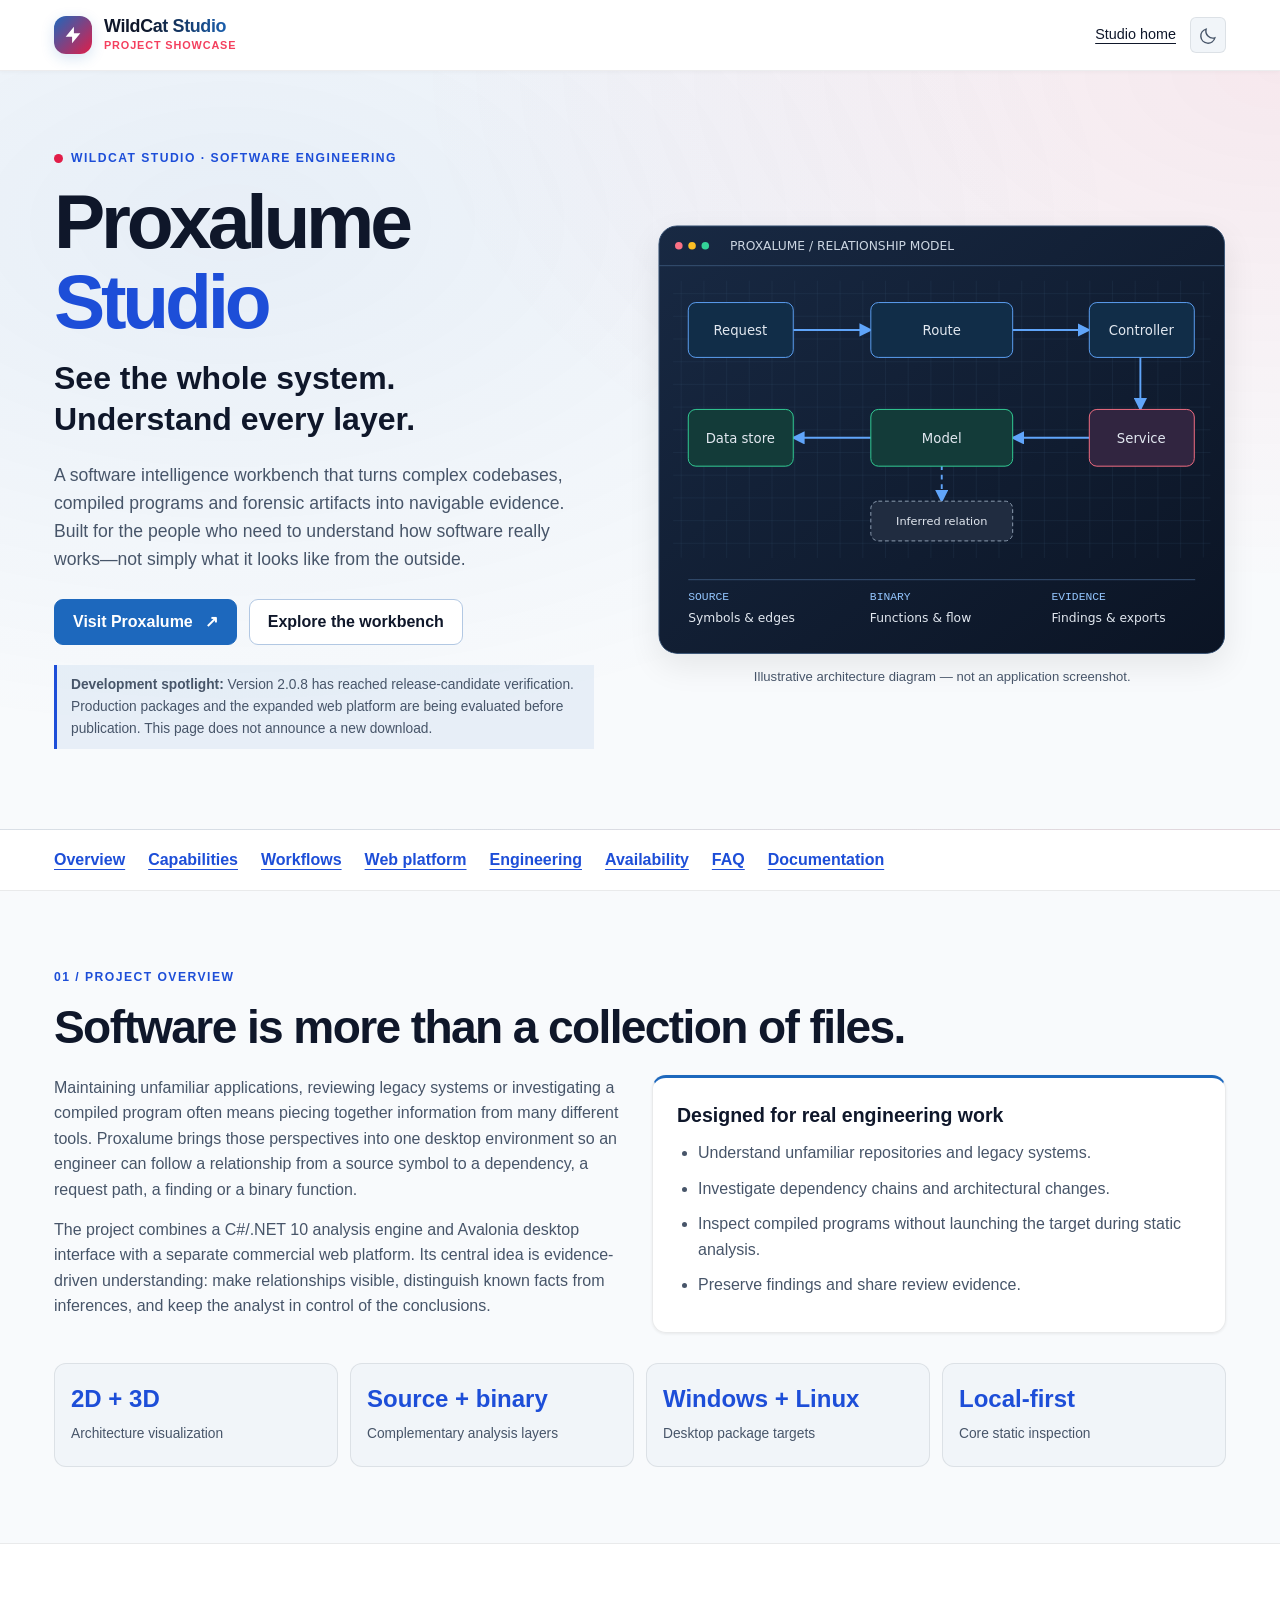
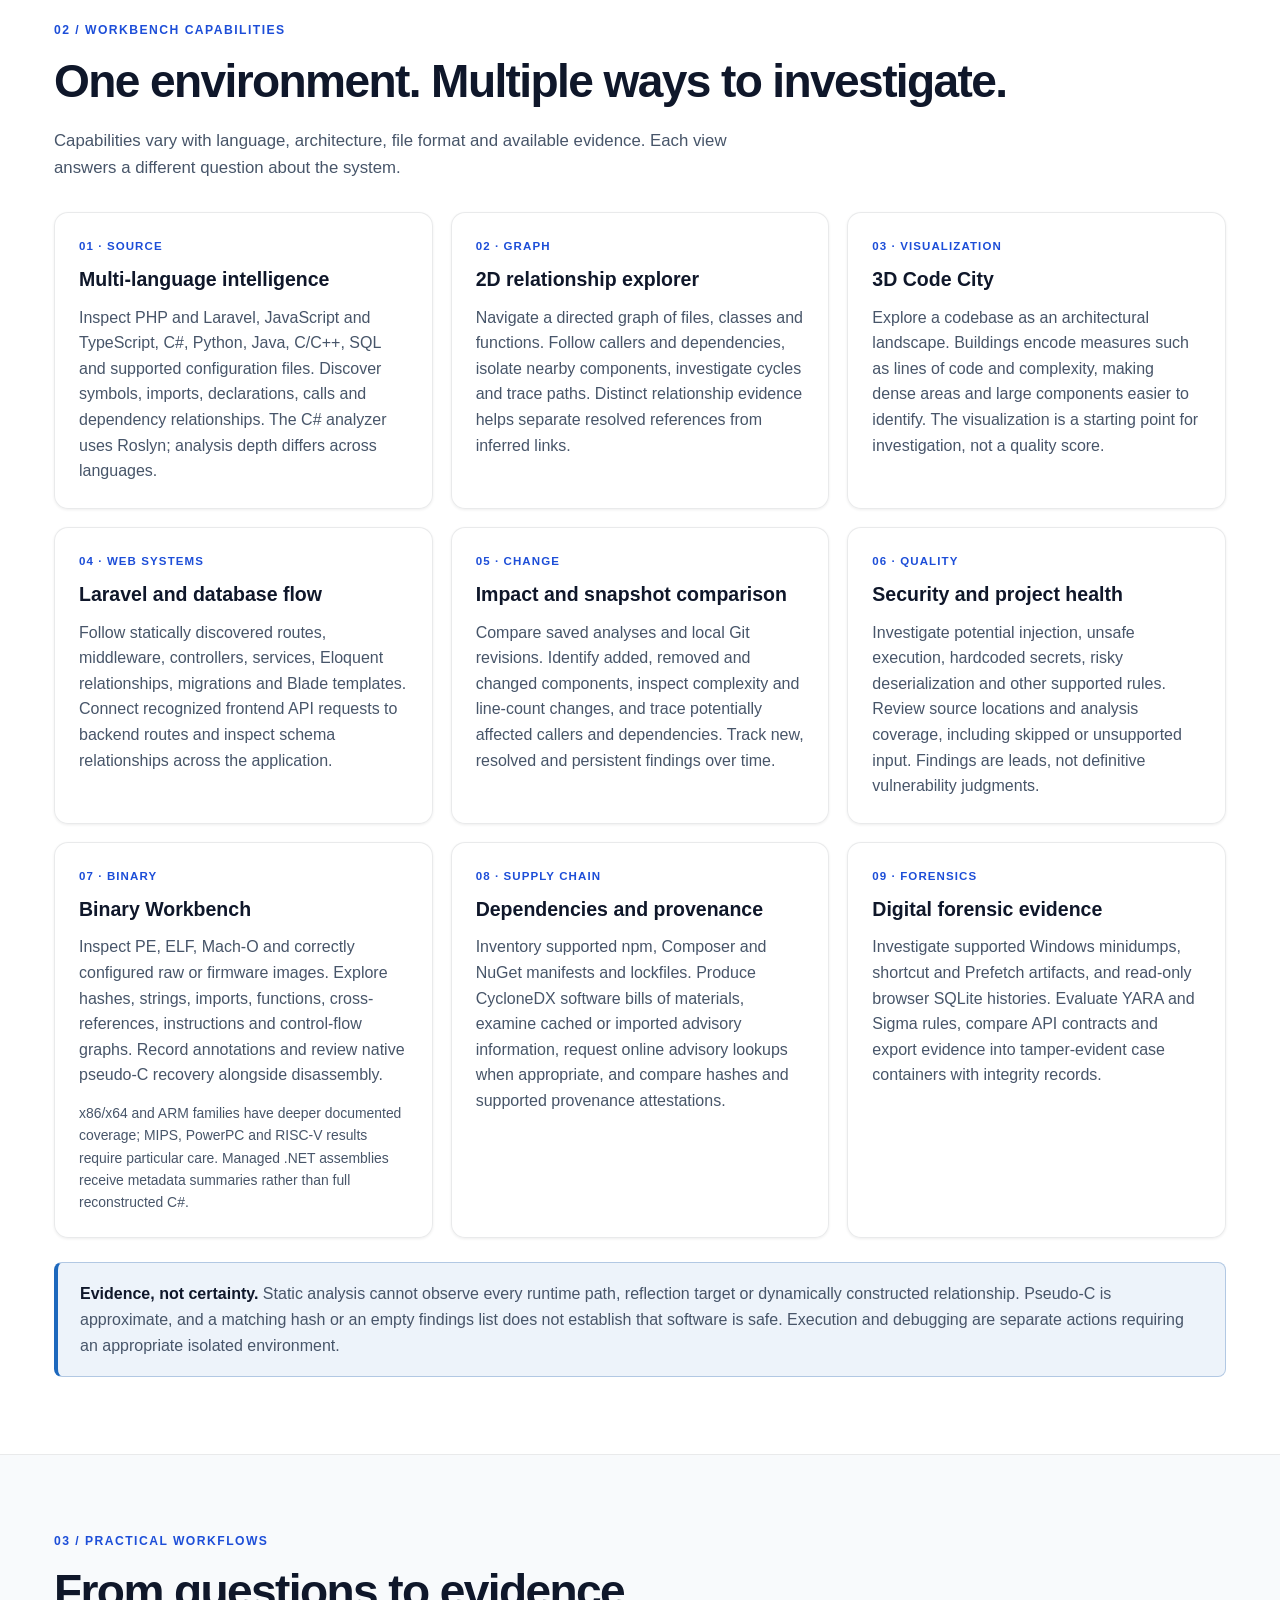
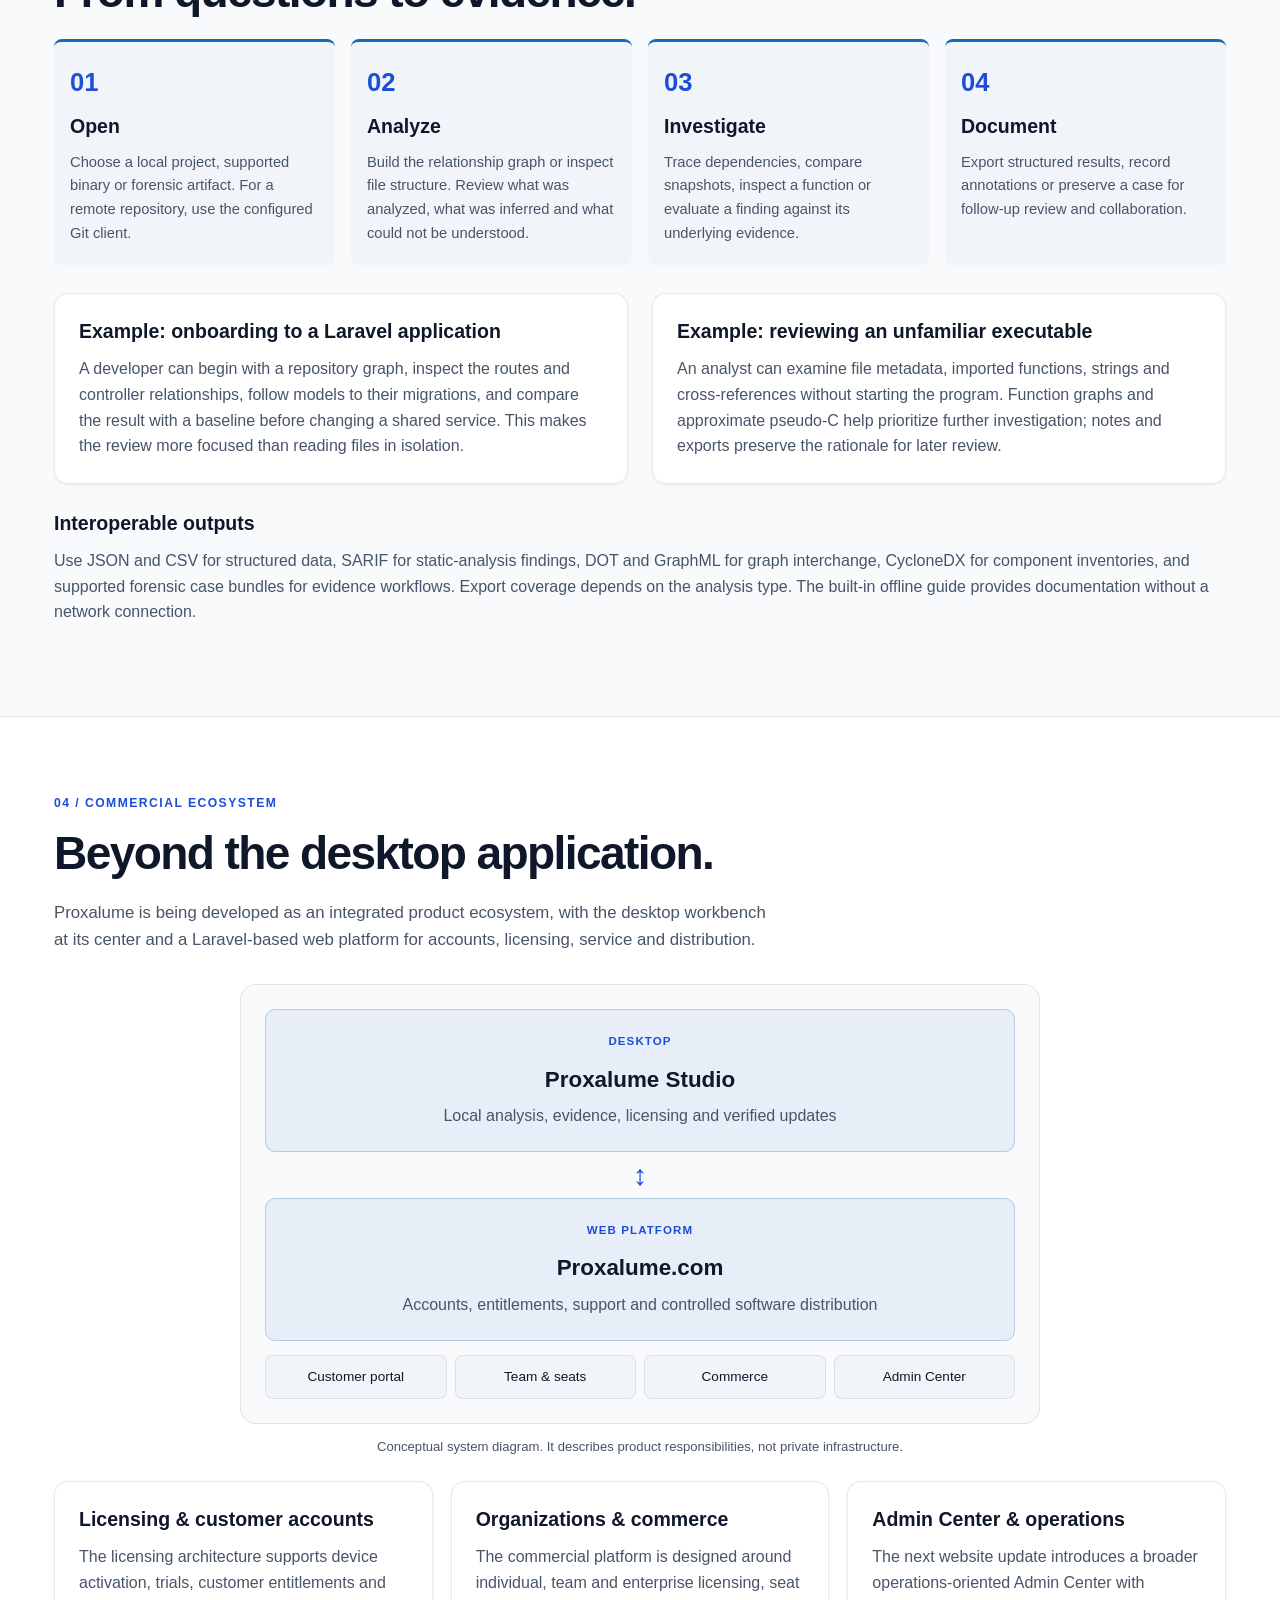
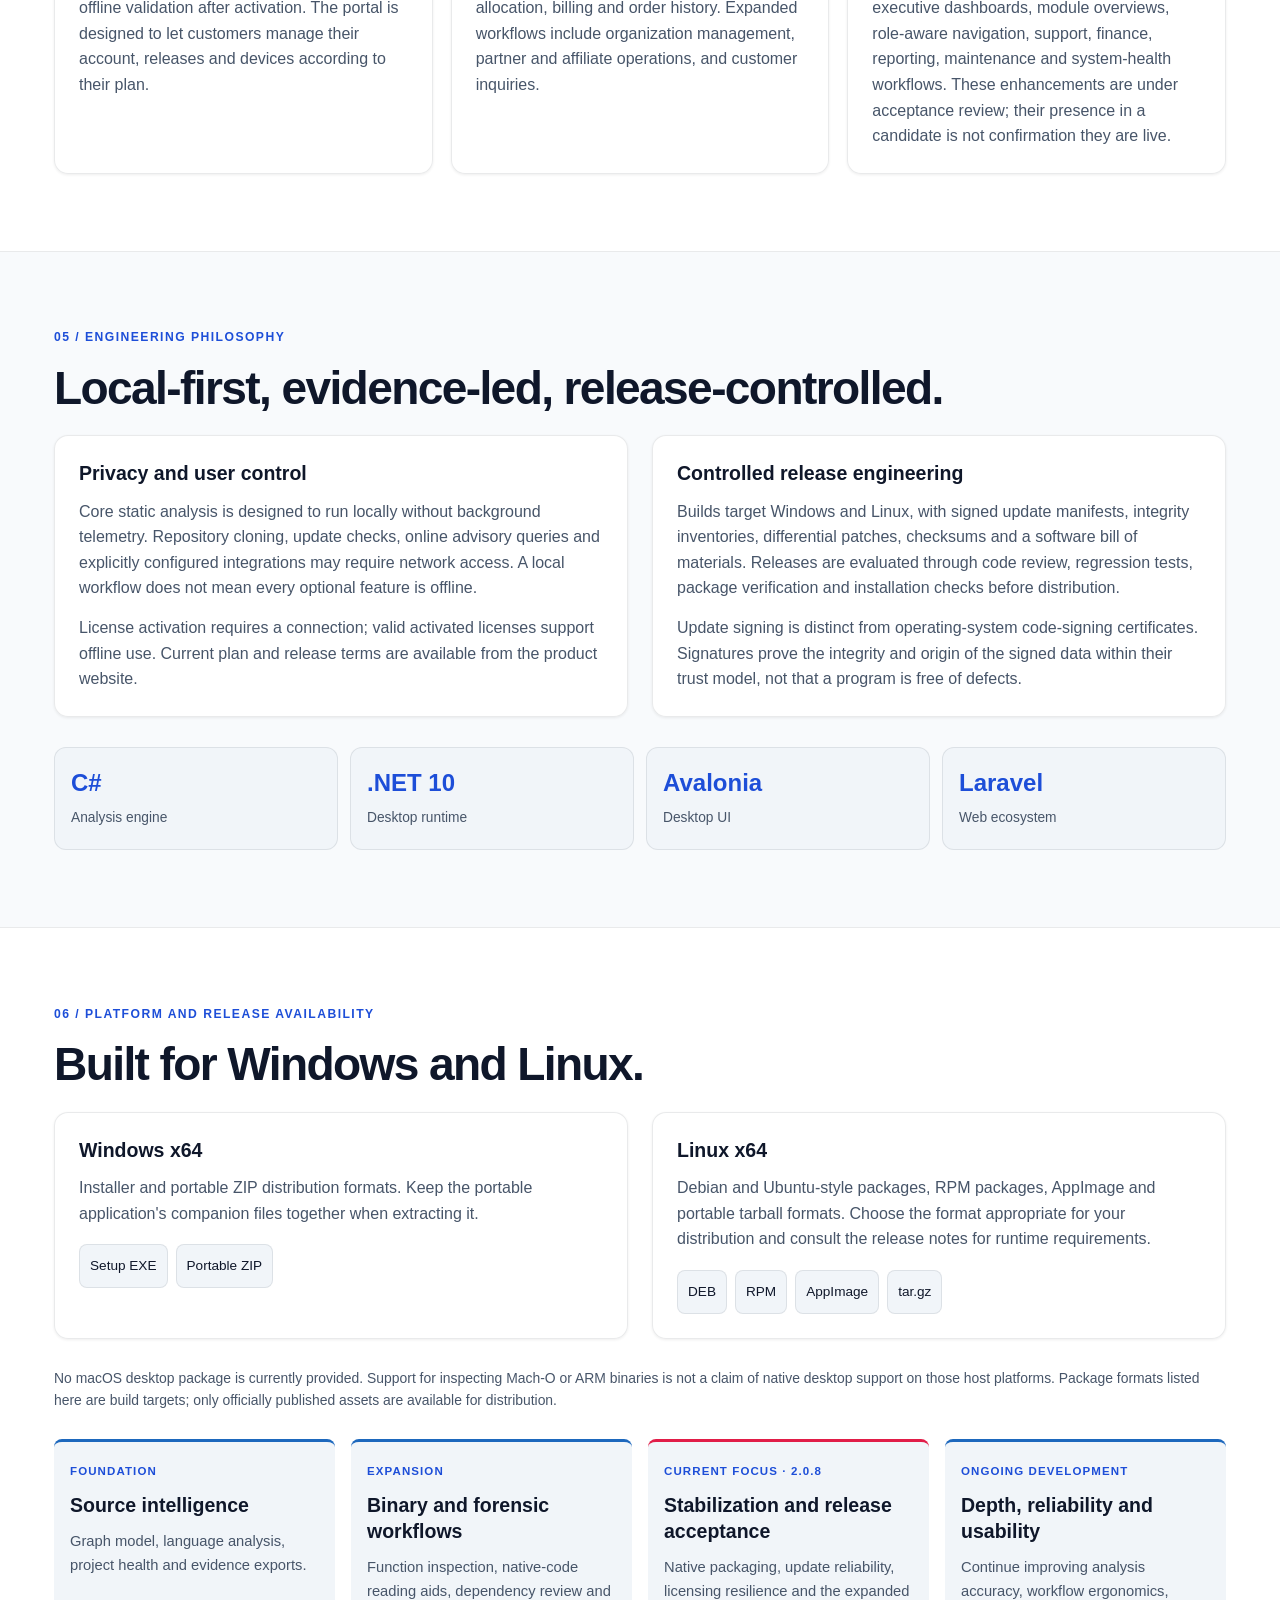
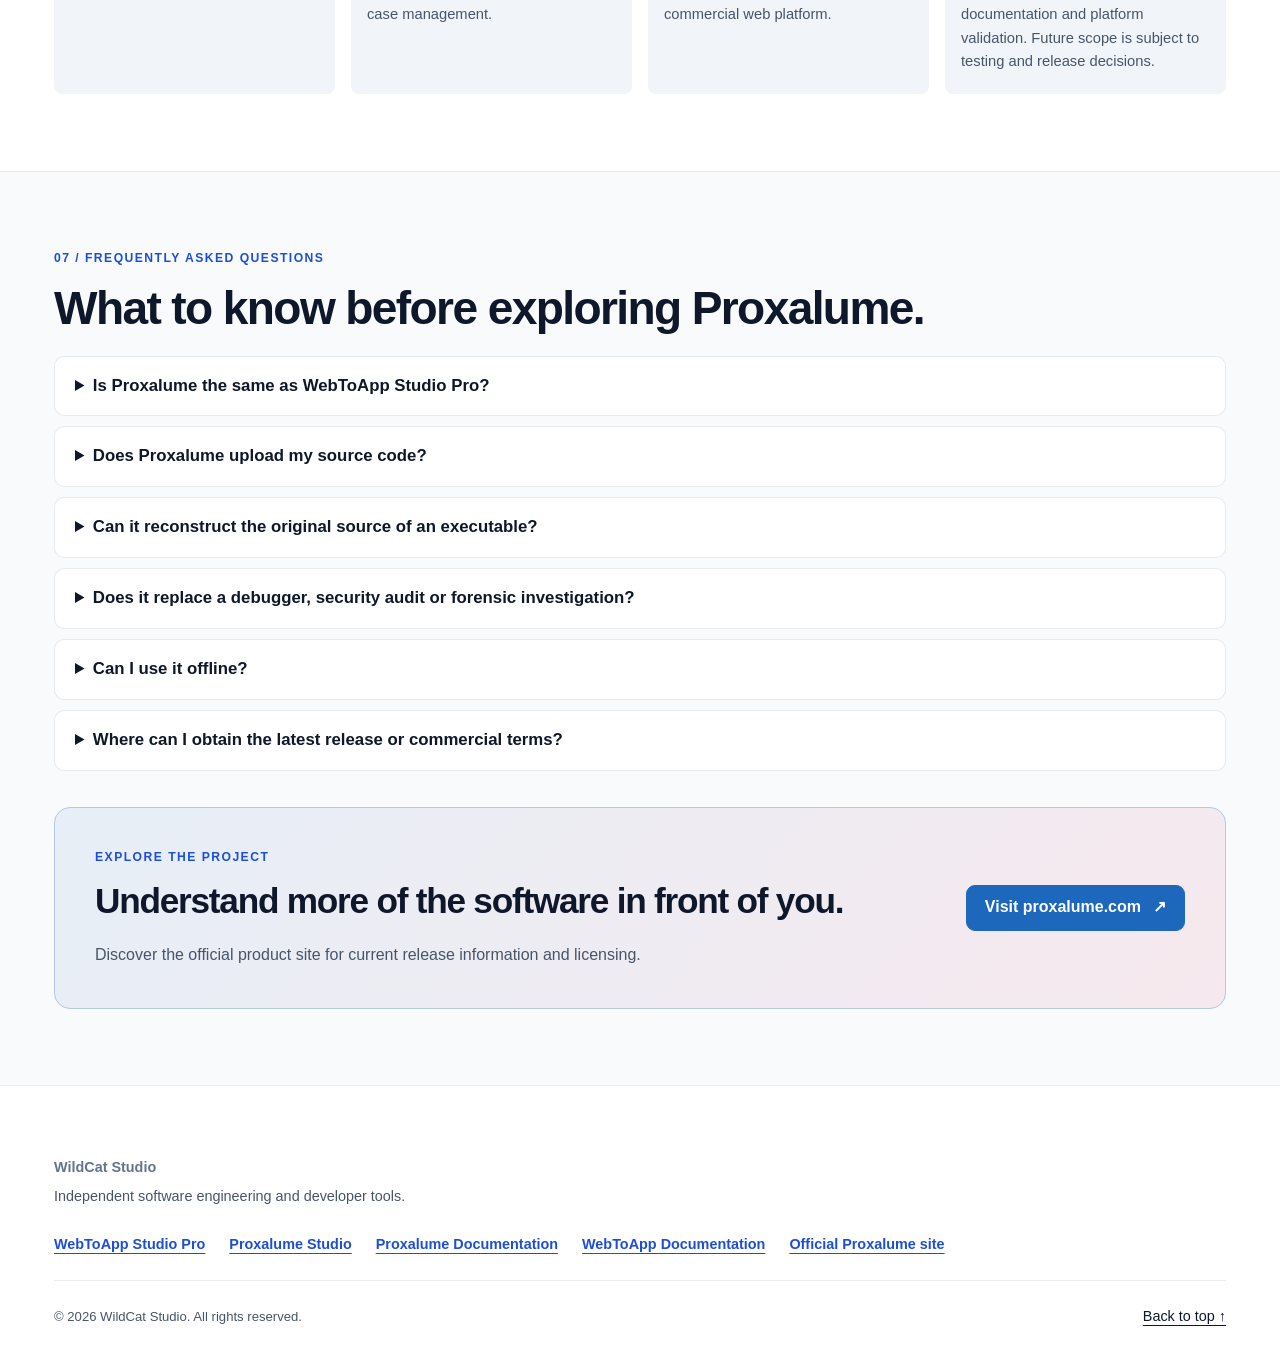
<file: proxalume/index.html>
<!DOCTYPE html>
<html lang="en">
<head>
  <meta charset="UTF-8">
  <meta name="viewport" content="width=device-width, initial-scale=1">
  <script src="/js/clean-url.js"></script>
  <script>
    try {
      const saved = localStorage.getItem('wildcat_theme');
      if (saved === 'light' || (!saved && matchMedia('(prefers-color-scheme: light)').matches)) document.documentElement.dataset.theme = 'light';
    } catch (_) {}
  </script>
  <title>Proxalume Studio | Software Intelligence Workbench | WildCat Studio</title>
  <meta name="description" content="Explore Proxalume Studio, WildCat Studio's local-first software intelligence workbench for source-code architecture, binary analysis, software supply-chain review and digital forensics.">
  <meta name="author" content="WildCat Studio">
  <meta name="theme-color" content="#1d68bd">
  <link rel="canonical" href="https://wildcatstudio.us/proxalume/">
  <meta property="og:site_name" content="WildCat Studio">
  <meta property="og:type" content="website">
  <meta property="og:url" content="https://wildcatstudio.us/proxalume/">
  <meta property="og:title" content="Proxalume Studio — See the whole system">
  <meta property="og:description" content="Source intelligence, binary inspection, software supply-chain review and forensic evidence workflows in one local-first desktop workbench.">
  <meta name="twitter:card" content="summary">
  <meta name="twitter:title" content="Proxalume Studio | WildCat Studio">
  <meta name="twitter:description" content="Explore the architecture and capabilities behind the Proxalume software intelligence workbench.">
  <link rel="icon" type="image/png" href="../favicon.png">
  <link rel="apple-touch-icon" href="../apple-touch-icon.png">
  <link rel="stylesheet" href="../css/style.css">
  <link rel="stylesheet" href="../css/proxalume.css">
  <script type="application/ld+json">
  {"@context":"https://schema.org","@type":"SoftwareApplication","name":"Proxalume Studio","applicationCategory":"DeveloperApplication","operatingSystem":"Windows x64, Linux x64","url":"https://wildcatstudio.us/proxalume/","description":"A local-first workbench for source code, binary analysis, software supply chain and digital forensic evidence.","publisher":{"@type":"Organization","name":"WildCat Studio","url":"https://wildcatstudio.us/"}}
  </script>
</head>
<body class="px-page">
  <a class="px-skip" href="#main">Skip to content</a>
  <header class="site-header">
    <div class="container px-header">
      <a href="../" class="brand-link">
        <span class="brand-icon" aria-hidden="true"><svg viewBox="0 0 24 24"><path d="M13 10V3L4 14h7v7l9-11h-7z"/></svg></span>
        <span class="brand-text"><span class="brand-title">WildCat Studio</span><span class="brand-subtitle">Project showcase</span></span>
      </a>
      <div class="px-header-actions">
        <a href="../" class="px-home">Studio home</a>
        <button type="button" id="px-theme" class="theme-toggle-btn" aria-label="Switch color theme" title="Switch color theme" hidden>
          <svg class="icon-sun" width="19" height="19" viewBox="0 0 24 24" fill="none" stroke="currentColor" stroke-width="1.8" aria-hidden="true"><circle cx="12" cy="12" r="4"/><path d="M12 2v2m0 16v2M2 12h2m16 0h2M5 5l1.5 1.5m11 11L19 19M5 19l1.5-1.5m11-11L19 5"/></svg>
          <svg class="icon-moon" width="19" height="19" viewBox="0 0 24 24" fill="none" stroke="currentColor" stroke-width="1.8" aria-hidden="true"><path d="M20 15A9 9 0 0 1 9 4a9 9 0 1 0 11 11Z"/></svg>
        </button>
      </div>
    </div>
  </header>
  <main id="main">
    <section class="px-hero">
      <div class="container px-hero-grid">
        <div>
          <p class="px-eyebrow"><span class="px-dot"></span> WildCat Studio · Software engineering</p>
          <h1>Proxalume <span>Studio</span></h1>
          <p class="px-tagline">See the whole system.<br>Understand every layer.</p>
          <p class="px-lede">A software intelligence workbench that turns complex codebases, compiled programs and forensic artifacts into navigable evidence. Built for the people who need to understand how software really works—not simply what it looks like from the outside.</p>
          <div class="px-actions">
            <a class="px-button px-primary" href="https://proxalume.com/">Visit Proxalume <span aria-hidden="true">↗</span></a>
            <a class="px-button" href="#capabilities">Explore the workbench</a>
          </div>
          <p class="px-status"><strong>Development spotlight:</strong> Version 2.0.8 has reached release-candidate verification. Production packages and the expanded web platform are being evaluated before publication. This page does not announce a new download.</p>
        </div>
        <figure class="px-hero-figure">
          <svg viewBox="0 0 600 454" role="img" aria-labelledby="graph-title graph-desc" xmlns="http://www.w3.org/2000/svg">
            <title id="graph-title">Illustrative software relationship map</title>
            <desc id="graph-desc">A source graph connecting a request to a route, controller, service, model and data store, with an adjacent binary instruction path.</desc>
            <defs>
              <linearGradient id="px-panel" x2="1" y2="1"><stop stop-color="#182943"/><stop offset="1" stop-color="#0b1424"/></linearGradient>
              <pattern id="px-grid" width="24" height="24" patternUnits="userSpaceOnUse"><path d="M24 0H0V24" fill="none" stroke="#345173" stroke-opacity=".35"/></pattern>
              <marker id="px-arrow" markerWidth="7" markerHeight="7" refX="6" refY="3.5" orient="auto"><path d="M0 0 7 3.5 0 7Z" fill="#60a5fa"/></marker>
            </defs>
            <rect x="1" y="1" width="598" height="452" rx="19" fill="url(#px-panel)" stroke="#385375"/>
            <path d="M1 43H599" stroke="#385375"/>
            <circle cx="22" cy="22" r="4" fill="#fb7185"/><circle cx="36" cy="22" r="4" fill="#fbbf24"/><circle cx="50" cy="22" r="4" fill="#34d399"/>
            <text x="76" y="26" fill="#cbd5e1" font-size="13" font-family="system-ui,sans-serif">PROXALUME / RELATIONSHIP MODEL</text>
            <rect x="16" y="59" width="568" height="293" rx="10" fill="url(#px-grid)"/>
            <g fill="none" stroke="#60a5fa" stroke-width="2" marker-end="url(#px-arrow)">
              <path d="M143 111H225"/><path d="M375 111H456"/><path d="M510 140V195"/><path d="M456 225H375"/><path d="M225 225H143"/><path d="M300 254V292" stroke-dasharray="5 5"/>
            </g>
            <g font-family="system-ui,sans-serif" font-size="14" text-anchor="middle" fill="#e2e8f0">
              <rect x="32" y="82" width="111" height="58" rx="8" fill="#112d48" stroke="#60a5fa"/><text x="87" y="116">Request</text>
              <rect x="225" y="82" width="150" height="58" rx="8" fill="#112d48" stroke="#60a5fa"/><text x="300" y="116">Route</text>
              <rect x="456" y="82" width="111" height="58" rx="8" fill="#112d48" stroke="#60a5fa"/><text x="511" y="116">Controller</text>
              <rect x="456" y="195" width="111" height="60" rx="8" fill="#312540" stroke="#fb7185"/><text x="511" y="230">Service</text>
              <rect x="225" y="195" width="150" height="60" rx="8" fill="#133b39" stroke="#34d399"/><text x="300" y="230">Model</text>
              <rect x="32" y="195" width="111" height="60" rx="8" fill="#133b39" stroke="#34d399"/><text x="87" y="230">Data store</text>
              <rect x="225" y="292" width="150" height="42" rx="8" fill="#202c40" stroke="#94a3b8" stroke-dasharray="4 3"/><text x="300" y="317" font-size="12">Inferred relation</text>
            </g>
            <path d="M32 375H568" stroke="#385375"/>
            <g font-family="ui-monospace,monospace" font-size="12" fill="#93c5fd"><text x="32" y="397">SOURCE</text><text x="224" y="397">BINARY</text><text x="416" y="397">EVIDENCE</text></g>
            <g font-family="system-ui,sans-serif" font-size="13" fill="#e2e8f0"><text x="32" y="420">Symbols &amp; edges</text><text x="224" y="420">Functions &amp; flow</text><text x="416" y="420">Findings &amp; exports</text></g>
          </svg>
          <figcaption>Illustrative architecture diagram — not an application screenshot.</figcaption>
        </figure>
      </div>
    </section>
    <nav class="px-toc" aria-label="On this page">
      <div class="container"><a href="#mission">Overview</a><a href="#capabilities">Capabilities</a><a href="#workflow">Workflows</a><a href="#platform">Web platform</a><a href="#engineering">Engineering</a><a href="#availability">Availability</a><a href="#faq">FAQ</a><a href="documentation/">Documentation</a></div>
    </nav>
    <section id="mission" class="container px-section">
      <p class="px-eyebrow">01 / Project overview</p>
      <h2>Software is more than a collection of files.</h2>
      <div class="px-two">
        <div><p>Maintaining unfamiliar applications, reviewing legacy systems or investigating a compiled program often means piecing together information from many different tools. Proxalume brings those perspectives into one desktop environment so an engineer can follow a relationship from a source symbol to a dependency, a request path, a finding or a binary function.</p><p>The project combines a C#/.NET 10 analysis engine and Avalonia desktop interface with a separate commercial web platform. Its central idea is evidence-driven understanding: make relationships visible, distinguish known facts from inferences, and keep the analyst in control of the conclusions.</p></div>
        <aside class="px-card px-accent"><h3>Designed for real engineering work</h3><ul><li>Understand unfamiliar repositories and legacy systems.</li><li>Investigate dependency chains and architectural changes.</li><li>Inspect compiled programs without launching the target during static analysis.</li><li>Preserve findings and share review evidence.</li></ul></aside>
      </div>
      <div class="px-metrics"><div><strong>2D + 3D</strong><span>Architecture visualization</span></div><div><strong>Source + binary</strong><span>Complementary analysis layers</span></div><div><strong>Windows + Linux</strong><span>Desktop package targets</span></div><div><strong>Local-first</strong><span>Core static inspection</span></div></div>
    </section>
    <section id="capabilities" class="px-band"><div class="container px-section">
      <p class="px-eyebrow">02 / Workbench capabilities</p>
      <h2>One environment. Multiple ways to investigate.</h2>
      <p class="px-intro">Capabilities vary with language, architecture, file format and available evidence. Each view answers a different question about the system.</p>
      <div class="px-cards">
        <article class="px-card"><span class="px-number">01 · SOURCE</span><h3>Multi-language intelligence</h3><p>Inspect PHP and Laravel, JavaScript and TypeScript, C#, Python, Java, C/C++, SQL and supported configuration files. Discover symbols, imports, declarations, calls and dependency relationships. The C# analyzer uses Roslyn; analysis depth differs across languages.</p></article>
        <article class="px-card"><span class="px-number">02 · GRAPH</span><h3>2D relationship explorer</h3><p>Navigate a directed graph of files, classes and functions. Follow callers and dependencies, isolate nearby components, investigate cycles and trace paths. Distinct relationship evidence helps separate resolved references from inferred links.</p></article>
        <article class="px-card"><span class="px-number">03 · VISUALIZATION</span><h3>3D Code City</h3><p>Explore a codebase as an architectural landscape. Buildings encode measures such as lines of code and complexity, making dense areas and large components easier to identify. The visualization is a starting point for investigation, not a quality score.</p></article>
        <article class="px-card"><span class="px-number">04 · WEB SYSTEMS</span><h3>Laravel and database flow</h3><p>Follow statically discovered routes, middleware, controllers, services, Eloquent relationships, migrations and Blade templates. Connect recognized frontend API requests to backend routes and inspect schema relationships across the application.</p></article>
        <article class="px-card"><span class="px-number">05 · CHANGE</span><h3>Impact and snapshot comparison</h3><p>Compare saved analyses and local Git revisions. Identify added, removed and changed components, inspect complexity and line-count changes, and trace potentially affected callers and dependencies. Track new, resolved and persistent findings over time.</p></article>
        <article class="px-card"><span class="px-number">06 · QUALITY</span><h3>Security and project health</h3><p>Investigate potential injection, unsafe execution, hardcoded secrets, risky deserialization and other supported rules. Review source locations and analysis coverage, including skipped or unsupported input. Findings are leads, not definitive vulnerability judgments.</p></article>
        <article class="px-card"><span class="px-number">07 · BINARY</span><h3>Binary Workbench</h3><p>Inspect PE, ELF, Mach-O and correctly configured raw or firmware images. Explore hashes, strings, imports, functions, cross-references, instructions and control-flow graphs. Record annotations and review native pseudo-C recovery alongside disassembly.</p><p class="px-small">x86/x64 and ARM families have deeper documented coverage; MIPS, PowerPC and RISC-V results require particular care. Managed .NET assemblies receive metadata summaries rather than full reconstructed C#.</p></article>
        <article class="px-card"><span class="px-number">08 · SUPPLY CHAIN</span><h3>Dependencies and provenance</h3><p>Inventory supported npm, Composer and NuGet manifests and lockfiles. Produce CycloneDX software bills of materials, examine cached or imported advisory information, request online advisory lookups when appropriate, and compare hashes and supported provenance attestations.</p></article>
        <article class="px-card"><span class="px-number">09 · FORENSICS</span><h3>Digital forensic evidence</h3><p>Investigate supported Windows minidumps, shortcut and Prefetch artifacts, and read-only browser SQLite histories. Evaluate YARA and Sigma rules, compare API contracts and export evidence into tamper-evident case containers with integrity records.</p></article>
      </div>
      <aside class="px-callout"><strong>Evidence, not certainty.</strong> Static analysis cannot observe every runtime path, reflection target or dynamically constructed relationship. Pseudo-C is approximate, and a matching hash or an empty findings list does not establish that software is safe. Execution and debugging are separate actions requiring an appropriate isolated environment.</aside>
    </div></section>
    <section id="workflow" class="container px-section">
      <p class="px-eyebrow">03 / Practical workflows</p><h2>From questions to evidence.</h2>
      <div class="px-flow">
        <article><span>01</span><h3>Open</h3><p>Choose a local project, supported binary or forensic artifact. For a remote repository, use the configured Git client.</p></article>
        <article><span>02</span><h3>Analyze</h3><p>Build the relationship graph or inspect file structure. Review what was analyzed, what was inferred and what could not be understood.</p></article>
        <article><span>03</span><h3>Investigate</h3><p>Trace dependencies, compare snapshots, inspect a function or evaluate a finding against its underlying evidence.</p></article>
        <article><span>04</span><h3>Document</h3><p>Export structured results, record annotations or preserve a case for follow-up review and collaboration.</p></article>
      </div>
      <div class="px-two px-spaced">
        <article class="px-card"><h3>Example: onboarding to a Laravel application</h3><p>A developer can begin with a repository graph, inspect the routes and controller relationships, follow models to their migrations, and compare the result with a baseline before changing a shared service. This makes the review more focused than reading files in isolation.</p></article>
        <article class="px-card"><h3>Example: reviewing an unfamiliar executable</h3><p>An analyst can examine file metadata, imported functions, strings and cross-references without starting the program. Function graphs and approximate pseudo-C help prioritize further investigation; notes and exports preserve the rationale for later review.</p></article>
      </div>
      <h3 class="px-subhead">Interoperable outputs</h3>
      <p>Use JSON and CSV for structured data, SARIF for static-analysis findings, DOT and GraphML for graph interchange, CycloneDX for component inventories, and supported forensic case bundles for evidence workflows. Export coverage depends on the analysis type. The built-in offline guide provides documentation without a network connection.</p>
    </section>
    <section id="platform" class="px-band"><div class="container px-section">
      <p class="px-eyebrow">04 / Commercial ecosystem</p><h2>Beyond the desktop application.</h2>
      <p class="px-intro">Proxalume is being developed as an integrated product ecosystem, with the desktop workbench at its center and a Laravel-based web platform for accounts, licensing, service and distribution.</p>
      <div class="px-system" aria-label="Conceptual product architecture">
        <div class="px-system-core"><span class="px-number">DESKTOP</span><strong>Proxalume Studio</strong><p>Local analysis, evidence, licensing and verified updates</p></div>
        <div class="px-system-divider" aria-hidden="true">↕</div>
        <div class="px-system-core"><span class="px-number">WEB PLATFORM</span><strong>Proxalume.com</strong><p>Accounts, entitlements, support and controlled software distribution</p></div>
        <div class="px-system-branches"><div>Customer portal</div><div>Team &amp; seats</div><div>Commerce</div><div>Admin Center</div></div>
      </div>
      <p class="px-caption">Conceptual system diagram. It describes product responsibilities, not private infrastructure.</p>
      <div class="px-cards">
        <article class="px-card"><h3>Licensing &amp; customer accounts</h3><p>The licensing architecture supports device activation, trials, customer entitlements and offline validation after activation. The portal is designed to let customers manage their account, releases and devices according to their plan.</p></article>
        <article class="px-card"><h3>Organizations &amp; commerce</h3><p>The commercial platform is designed around individual, team and enterprise licensing, seat allocation, billing and order history. Expanded workflows include organization management, partner and affiliate operations, and customer inquiries.</p></article>
        <article class="px-card"><h3>Admin Center &amp; operations</h3><p>The next website update introduces a broader operations-oriented Admin Center with executive dashboards, module overviews, role-aware navigation, support, finance, reporting, maintenance and system-health workflows. These enhancements are under acceptance review; their presence in a candidate is not confirmation they are live.</p></article>
      </div>
    </div></section>
    <section id="engineering" class="container px-section">
      <p class="px-eyebrow">05 / Engineering philosophy</p><h2>Local-first, evidence-led, release-controlled.</h2>
      <div class="px-two">
        <article class="px-card"><h3>Privacy and user control</h3><p>Core static analysis is designed to run locally without background telemetry. Repository cloning, update checks, online advisory queries and explicitly configured integrations may require network access. A local workflow does not mean every optional feature is offline.</p><p>License activation requires a connection; valid activated licenses support offline use. Current plan and release terms are available from the product website.</p></article>
        <article class="px-card"><h3>Controlled release engineering</h3><p>Builds target Windows and Linux, with signed update manifests, integrity inventories, differential patches, checksums and a software bill of materials. Releases are evaluated through code review, regression tests, package verification and installation checks before distribution.</p><p>Update signing is distinct from operating-system code-signing certificates. Signatures prove the integrity and origin of the signed data within their trust model, not that a program is free of defects.</p></article>
      </div>
      <div class="px-metrics"><div><strong>C#</strong><span>Analysis engine</span></div><div><strong>.NET 10</strong><span>Desktop runtime</span></div><div><strong>Avalonia</strong><span>Desktop UI</span></div><div><strong>Laravel</strong><span>Web ecosystem</span></div></div>
    </section>
    <section id="availability" class="px-band"><div class="container px-section">
      <p class="px-eyebrow">06 / Platform and release availability</p><h2>Built for Windows and Linux.</h2>
      <div class="px-two">
        <article class="px-card"><h3>Windows x64</h3><p>Installer and portable ZIP distribution formats. Keep the portable application's companion files together when extracting it.</p><div class="px-chips"><span>Setup EXE</span><span>Portable ZIP</span></div></article>
        <article class="px-card"><h3>Linux x64</h3><p>Debian and Ubuntu-style packages, RPM packages, AppImage and portable tarball formats. Choose the format appropriate for your distribution and consult the release notes for runtime requirements.</p><div class="px-chips"><span>DEB</span><span>RPM</span><span>AppImage</span><span>tar.gz</span></div></article>
      </div>
      <p class="px-small px-spaced">No macOS desktop package is currently provided. Support for inspecting Mach-O or ARM binaries is not a claim of native desktop support on those host platforms. Package formats listed here are build targets; only officially published assets are available for distribution.</p>
      <div class="px-roadmap">
        <article><span class="px-number">FOUNDATION</span><h3>Source intelligence</h3><p>Graph model, language analysis, project health and evidence exports.</p></article>
        <article><span class="px-number">EXPANSION</span><h3>Binary and forensic workflows</h3><p>Function inspection, native-code reading aids, dependency review and case management.</p></article>
        <article><span class="px-number">CURRENT FOCUS · 2.0.8</span><h3>Stabilization and release acceptance</h3><p>Native packaging, update reliability, licensing resilience and the expanded commercial web platform.</p></article>
        <article><span class="px-number">ONGOING DEVELOPMENT</span><h3>Depth, reliability and usability</h3><p>Continue improving analysis accuracy, workflow ergonomics, documentation and platform validation. Future scope is subject to testing and release decisions.</p></article>
      </div>
    </div></section>
    <section id="faq" class="container px-section">
      <p class="px-eyebrow">07 / Frequently asked questions</p><h2>What to know before exploring Proxalume.</h2>
      <div class="px-faq">
        <details><summary>Is Proxalume the same as WebToApp Studio Pro?</summary><p>No. Both are WildCat Studio projects. WebToApp packages existing web applications into desktop or mobile projects; Proxalume is a software-analysis and investigation workbench.</p></details>
        <details><summary>Does Proxalume upload my source code?</summary><p>Core static analysis is local-first. Optional network features such as cloning, update checks and explicitly requested advisory lookups have separate network requirements. Review the product documentation before using external integrations with sensitive projects.</p></details>
        <details><summary>Can it reconstruct the original source of an executable?</summary><p>Native pseudo-C helps interpret machine code, but cannot recover original source, comments, names or types reliably in every case. It should be checked against the underlying instructions. Managed .NET metadata inspection is not full C# decompilation.</p></details>
        <details><summary>Does it replace a debugger, security audit or forensic investigation?</summary><p>No. It provides evidence and navigation tools that complement specialist workflows. Unsupported constructs, incomplete evidence and runtime behavior require independent investigation.</p></details>
        <details><summary>Can I use it offline?</summary><p>Core local analysis and the bundled guide work offline. Initial online license activation and optional network operations require connectivity. Offline use remains subject to the applicable license and trial terms.</p></details>
        <details><summary>Where can I obtain the latest release or commercial terms?</summary><p>Visit the <a href="https://proxalume.com/">official Proxalume website</a> for current availability, published downloads, pricing and support. This studio showcase is not a download mirror and does not imply that a candidate has been released.</p></details>
      </div>
      <div class="px-cta"><div><p class="px-eyebrow">Explore the project</p><h2>Understand more of the software in front of you.</h2><p>Discover the official product site for current release information and licensing.</p></div><a class="px-button px-primary" href="https://proxalume.com/">Visit proxalume.com <span aria-hidden="true">↗</span></a></div>
    </section>
  </main>
  <footer class="site-footer">
    <div class="container">
      <div class="px-footer"><div><strong>WildCat Studio</strong><p>Independent software engineering and developer tools.</p></div><nav aria-label="Footer"><a href="../">WebToApp Studio Pro</a><a href="./" aria-current="page">Proxalume Studio</a><a href="documentation/">Proxalume Documentation</a><a href="../docs/">WebToApp Documentation</a><a href="https://proxalume.com/">Official Proxalume site</a></nav></div>
      <div class="footer-bottom"><span>&copy; 2026 WildCat Studio. All rights reserved.</span><a class="px-home" href="#main">Back to top ↑</a></div>
    </div>
  </footer>
  <script src="../js/proxalume.js" defer></script>
</body>
</html>
</file>
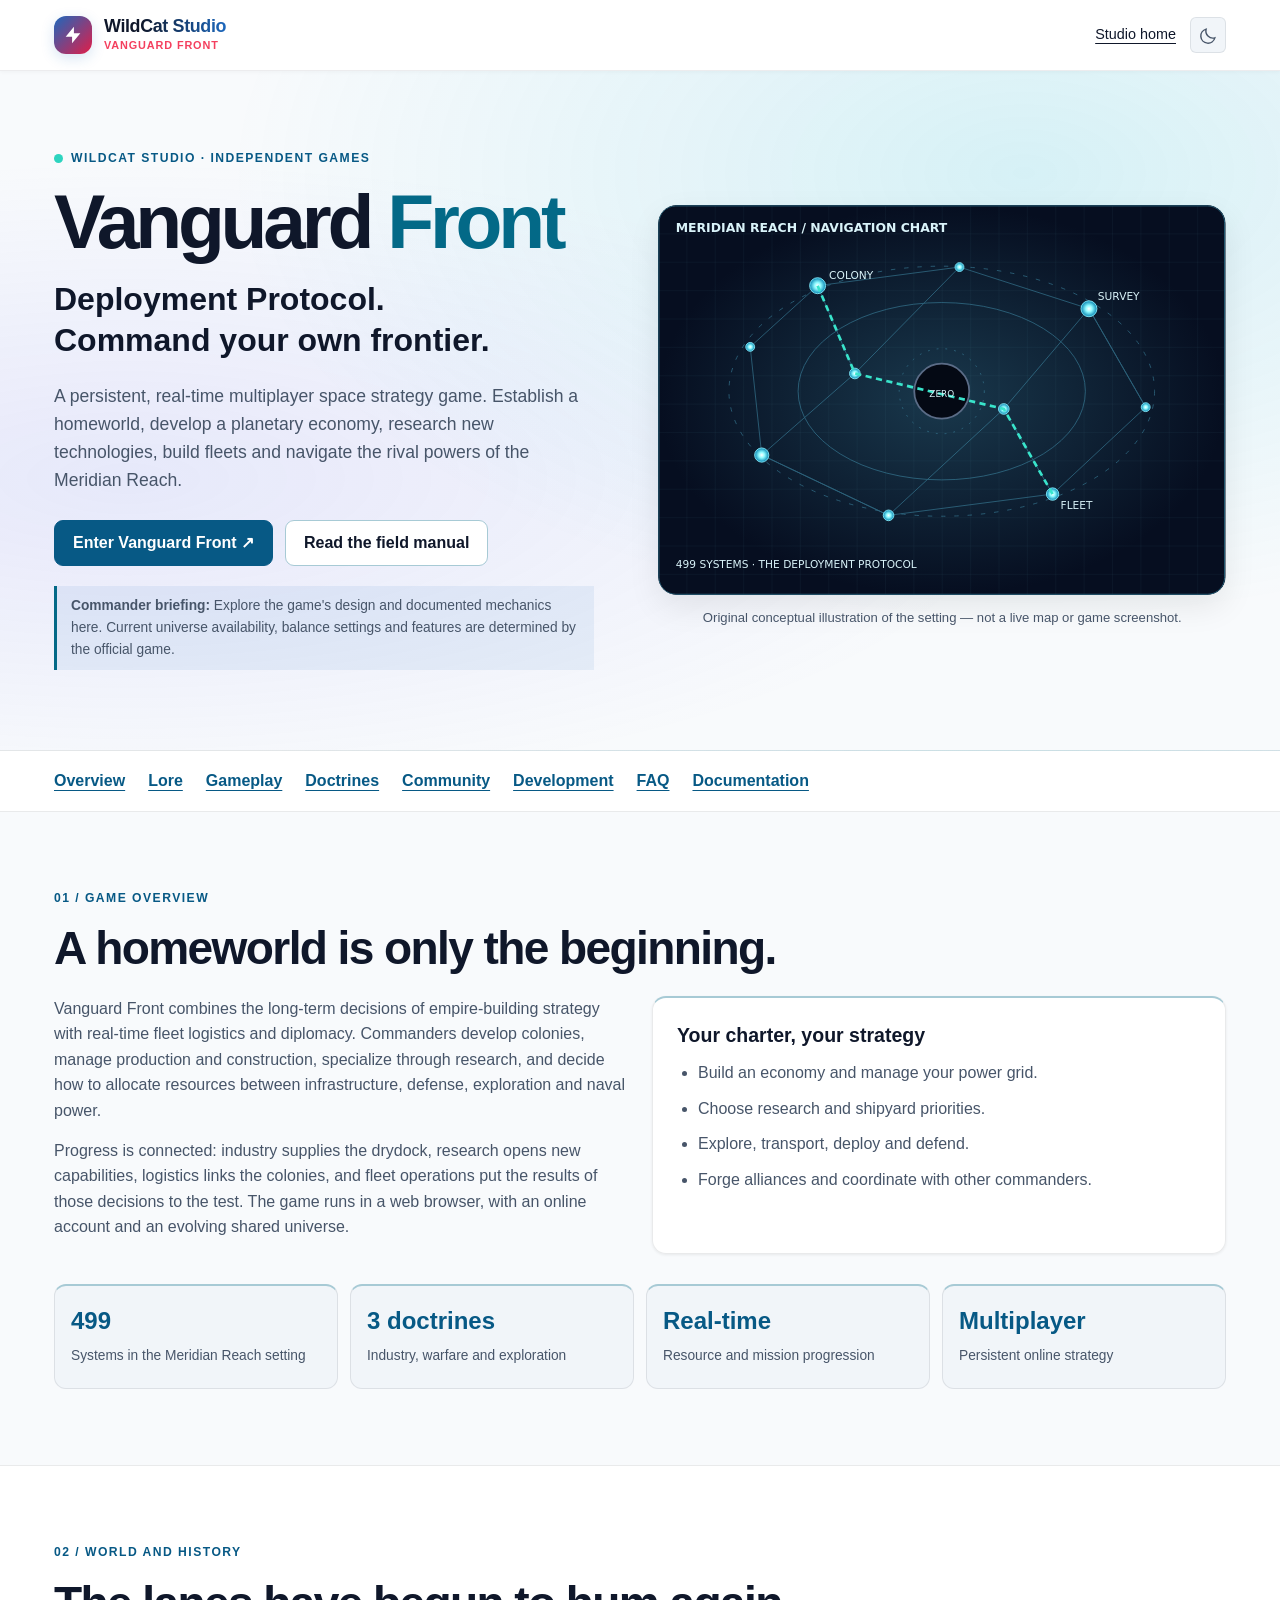
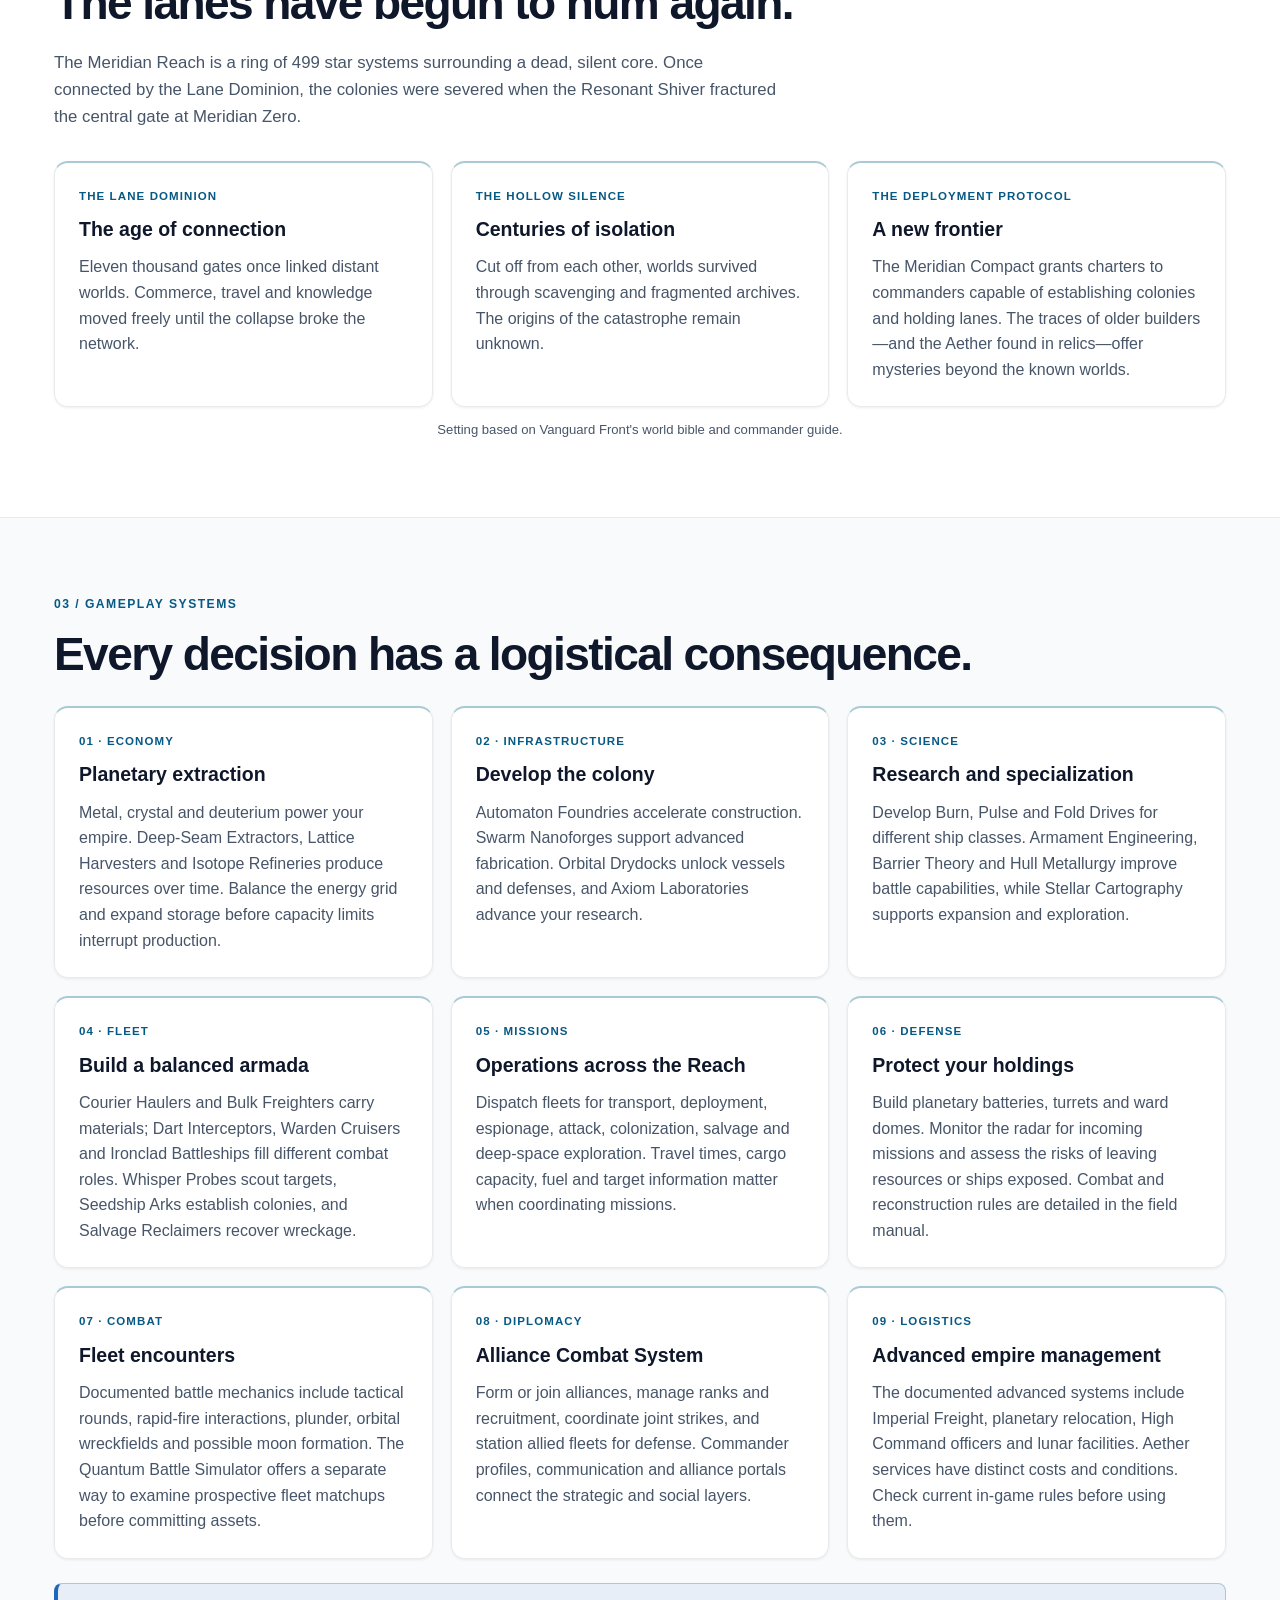
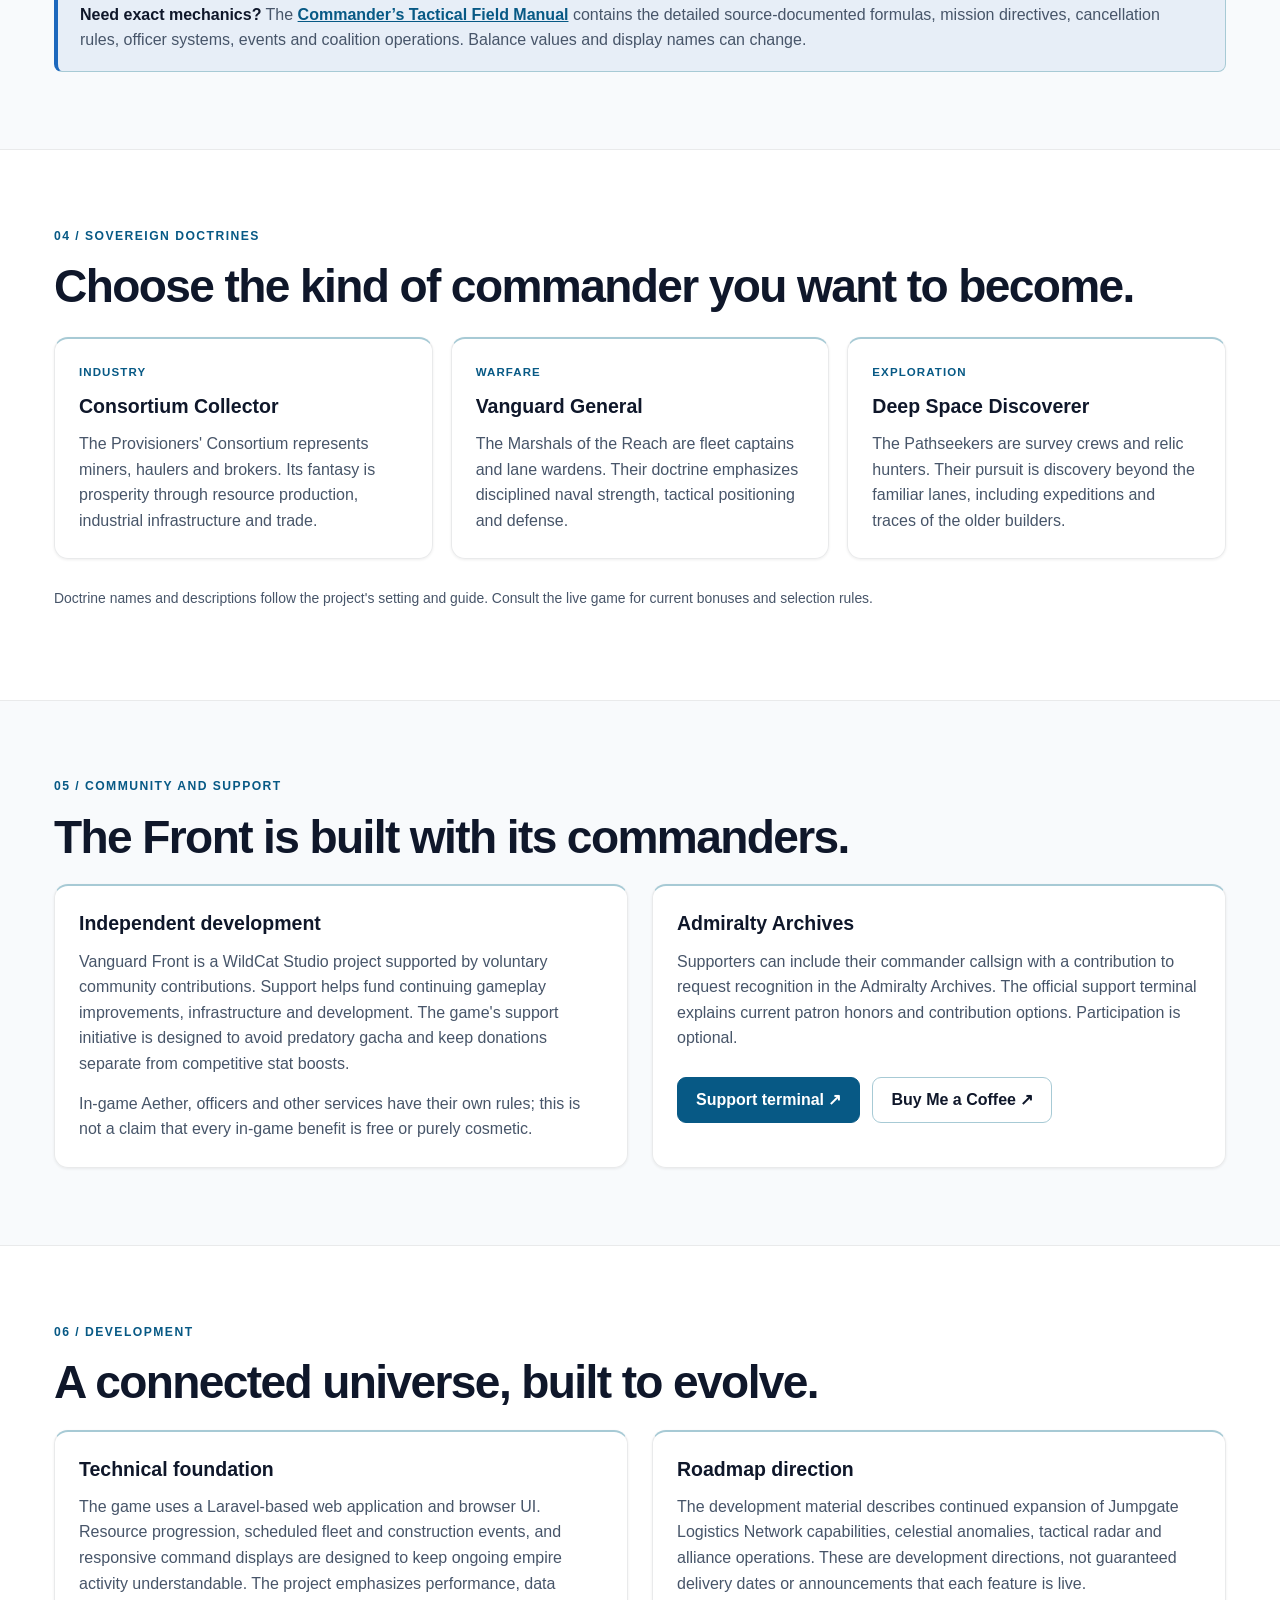
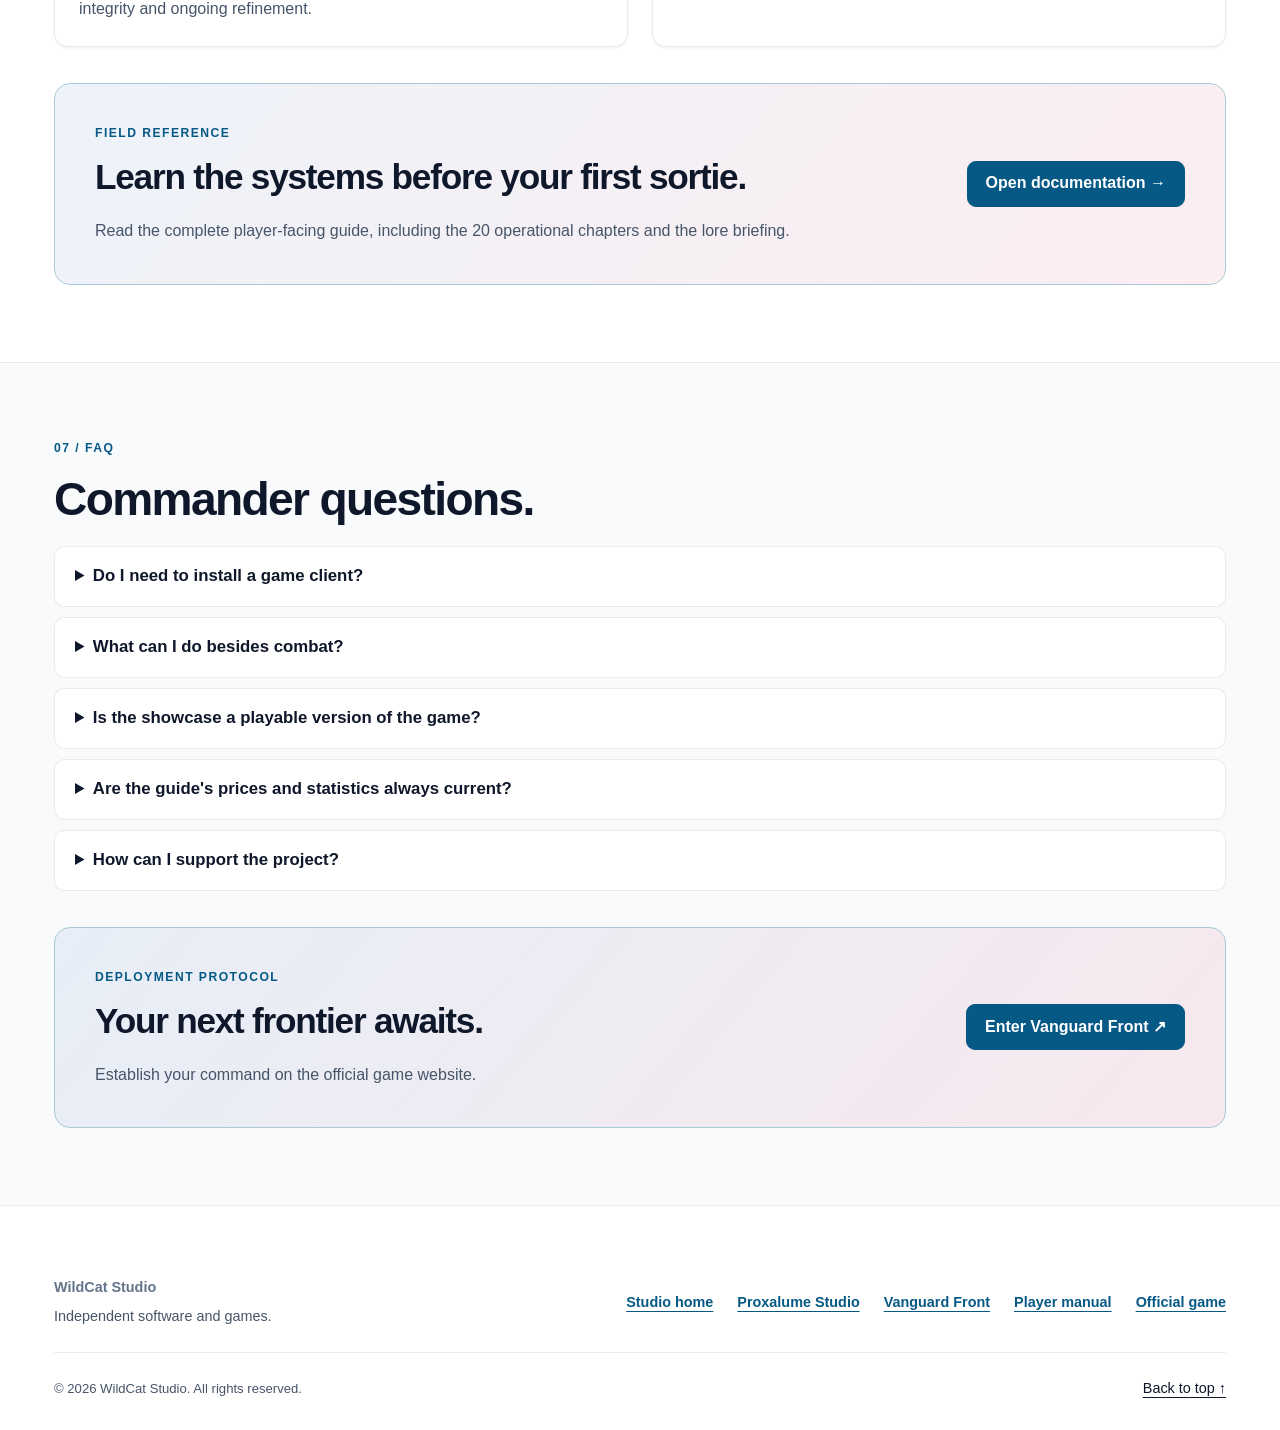
<file: vanguard-front/index.html>
<!doctype html>
<html lang="en"><head>
<meta charset="UTF-8"><meta name="viewport" content="width=device-width,initial-scale=1">
  <script src="/js/clean-url.js"></script>
<script>try{const t=localStorage.getItem('wildcat_theme');if(t==='light'||(!t&&matchMedia('(prefers-color-scheme: light)').matches))document.documentElement.dataset.theme='light'}catch(_){}</script>
<title>Vanguard Front — Tactical Space Strategy | WildCat Studio</title><meta name="description" content="Explore Vanguard Front, an independent persistent multiplayer browser strategy game set in the Meridian Reach. Build colonies, command fleets, research technology and forge alliances.">
<meta name="theme-color" content="#071a2c"><link rel="canonical" href="https://wildcatstudio.us/vanguard-front/">
<meta property="og:site_name" content="WildCat Studio"><meta property="og:title" content="Vanguard Front — Tactical Space Strategy"><meta property="og:description" content="Explore Vanguard Front, an independent persistent multiplayer browser strategy game set in the Meridian Reach. Build colonies, command fleets, research technology and forge alliances."><meta property="og:type" content="website"><meta property="og:url" content="https://wildcatstudio.us/vanguard-front/"><meta name="twitter:card" content="summary">
<link rel="icon" type="image/png" href="../favicon.png">
<link rel="stylesheet" href="../css/style.css"><link rel="stylesheet" href="../css/proxalume.css"><link rel="stylesheet" href="../css/vanguard.css">
</head><body class="px-page vf-page">
  <a class="px-skip" href="#main">Skip to content</a>
  <header class="site-header">
    <div class="container px-header">
      <a href="../" class="brand-link">
        <span class="brand-icon" aria-hidden="true"><svg viewBox="0 0 24 24"><path d="M13 10V3L4 14h7v7l9-11h-7z"/></svg></span>
        <span class="brand-text"><span class="brand-title">WildCat Studio</span><span class="brand-subtitle">Vanguard Front</span></span>
      </a>
      <div class="px-header-actions">
        <a href="../" class="px-home">Studio home</a>
        <button type="button" id="px-theme" class="theme-toggle-btn" aria-label="Switch color theme" title="Switch color theme" hidden>
          <svg class="icon-sun" width="19" height="19" viewBox="0 0 24 24" fill="none" stroke="currentColor" stroke-width="1.8" aria-hidden="true"><circle cx="12" cy="12" r="4"/><path d="M12 2v2m0 16v2M2 12h2m16 0h2M5 5l1.5 1.5m11 11L19 19M5 19l1.5-1.5m11-11L19 5"/></svg>
          <svg class="icon-moon" width="19" height="19" viewBox="0 0 24 24" fill="none" stroke="currentColor" stroke-width="1.8" aria-hidden="true"><path d="M20 15A9 9 0 0 1 9 4a9 9 0 1 0 11 11Z"/></svg>
        </button>
      </div>
    </div>
  </header>

<main id="main">
<section class="px-hero vf-hero"><div class="container px-hero-grid">
<div><p class="px-eyebrow"><span class="px-dot"></span> WildCat Studio · Independent games</p><h1>Vanguard <span>Front</span></h1><p class="px-tagline">Deployment Protocol.<br>Command your own frontier.</p><p class="px-lede">A persistent, real-time multiplayer space strategy game. Establish a homeworld, develop a planetary economy, research new technologies, build fleets and navigate the rival powers of the Meridian Reach.</p><div class="px-actions"><a class="px-button px-primary" href="https://vanguardfront.online/">Enter Vanguard Front ↗</a><a class="px-button" href="documentation/">Read the field manual</a></div><p class="px-status"><strong>Commander briefing:</strong> Explore the game's design and documented mechanics here. Current universe availability, balance settings and features are determined by the official game.</p></div>
<figure class="px-hero-figure"><svg viewBox="0 0 640 440" xmlns="http://www.w3.org/2000/svg" role="img" aria-labelledby="vf-map-title vf-map-desc"><title id="vf-map-title">Conceptual map of the Meridian Reach</title><desc id="vf-map-desc">Glowing star systems arranged around a silent core, linked by orbital lanes, with survey, colony and fleet markers. An illustration, not a live galaxy map.</desc><defs><radialGradient id="vf-space"><stop stop-color="#19384c"/><stop offset="1" stop-color="#060e20"/></radialGradient><radialGradient id="vf-star"><stop stop-color="#fff"/><stop offset=".4" stop-color="#8efaff"/><stop offset="1" stop-color="#0785b3"/></radialGradient><pattern id="vf-grid" width="32" height="32" patternUnits="userSpaceOnUse"><path d="M32 0H0V32" stroke="#4e94b1" stroke-opacity=".13" fill="none"/></pattern></defs><rect width="640" height="440" rx="20" fill="url(#vf-space)"/><rect x="1" y="1" width="638" height="438" rx="19" fill="url(#vf-grid)" stroke="#2d6c84"/><g stroke="#479ab7" fill="none" opacity=".55"><ellipse cx="320" cy="210" rx="240" ry="141" stroke-dasharray="5 10"/><ellipse cx="320" cy="210" rx="162" ry="100"/><circle cx="320" cy="210" r="48" stroke-dasharray="2 8"/><path d="M104 160 180 91 340 70 486 117 550 228 445 326 260 350 117 282 104 160M180 91 222 190 340 70M222 190 117 282 260 350 390 230 445 326M390 230 486 117 550 228"/></g><circle cx="320" cy="210" r="31" fill="#040914" stroke="#5b6c87" stroke-width="2"/><g fill="url(#vf-star)" stroke="#87ecfb"><circle cx="104" cy="160" r="5"/><circle cx="180" cy="91" r="9"/><circle cx="340" cy="70" r="5"/><circle cx="486" cy="117" r="9"/><circle cx="550" cy="228" r="5"/><circle cx="445" cy="326" r="7"/><circle cx="260" cy="350" r="6"/><circle cx="117" cy="282" r="8"/><circle cx="222" cy="190" r="6"/><circle cx="390" cy="230" r="6"/></g><path d="M180 91 222 190 390 230 445 326" stroke="#39e4cb" stroke-width="3" stroke-dasharray="7 5" fill="none"/><g font-family="system-ui,sans-serif" font-size="12" fill="#d9f3f9"><text x="20" y="30" font-size="14" font-weight="700">MERIDIAN REACH / NAVIGATION CHART</text><text x="320" y="216" text-anchor="middle" font-size="10">ZERO</text><text x="193" y="83">COLONY</text><text x="496" y="107">SURVEY</text><text x="454" y="343">FLEET</text><text x="20" y="409">499 SYSTEMS · THE DEPLOYMENT PROTOCOL</text></g></svg><figcaption>Original conceptual illustration of the setting — not a live map or game screenshot.</figcaption></figure>
</div></section>
<nav class="px-toc" aria-label="On this page"><div class="container"><a href="#overview">Overview</a><a href="#lore">Lore</a><a href="#gameplay">Gameplay</a><a href="#doctrines">Doctrines</a><a href="#community">Community</a><a href="#development">Development</a><a href="#faq">FAQ</a><a href="documentation/">Documentation</a></div></nav>
<section id="overview" class="container px-section"><p class="px-eyebrow">01 / Game overview</p><h2>A homeworld is only the beginning.</h2><div class="px-two"><div><p>Vanguard Front combines the long-term decisions of empire-building strategy with real-time fleet logistics and diplomacy. Commanders develop colonies, manage production and construction, specialize through research, and decide how to allocate resources between infrastructure, defense, exploration and naval power.</p><p>Progress is connected: industry supplies the drydock, research opens new capabilities, logistics links the colonies, and fleet operations put the results of those decisions to the test. The game runs in a web browser, with an online account and an evolving shared universe.</p></div><aside class="px-card px-accent"><h3>Your charter, your strategy</h3><ul><li>Build an economy and manage your power grid.</li><li>Choose research and shipyard priorities.</li><li>Explore, transport, deploy and defend.</li><li>Forge alliances and coordinate with other commanders.</li></ul></aside></div><div class="px-metrics"><div><strong>499</strong><span>Systems in the Meridian Reach setting</span></div><div><strong>3 doctrines</strong><span>Industry, warfare and exploration</span></div><div><strong>Real-time</strong><span>Resource and mission progression</span></div><div><strong>Multiplayer</strong><span>Persistent online strategy</span></div></div></section>
<section id="lore" class="px-band"><div class="container px-section"><p class="px-eyebrow">02 / World and history</p><h2>The lanes have begun to hum again.</h2><p class="px-intro">The Meridian Reach is a ring of 499 star systems surrounding a dead, silent core. Once connected by the Lane Dominion, the colonies were severed when the Resonant Shiver fractured the central gate at Meridian Zero.</p><div class="px-cards"><article class="px-card"><span class="px-number">THE LANE DOMINION</span><h3>The age of connection</h3><p>Eleven thousand gates once linked distant worlds. Commerce, travel and knowledge moved freely until the collapse broke the network.</p></article><article class="px-card"><span class="px-number">THE HOLLOW SILENCE</span><h3>Centuries of isolation</h3><p>Cut off from each other, worlds survived through scavenging and fragmented archives. The origins of the catastrophe remain unknown.</p></article><article class="px-card"><span class="px-number">THE DEPLOYMENT PROTOCOL</span><h3>A new frontier</h3><p>The Meridian Compact grants charters to commanders capable of establishing colonies and holding lanes. The traces of older builders—and the Aether found in relics—offer mysteries beyond the known worlds.</p></article></div><p class="px-caption">Setting based on Vanguard Front's world bible and commander guide.</p></div></section>
<section id="gameplay" class="container px-section"><p class="px-eyebrow">03 / Gameplay systems</p><h2>Every decision has a logistical consequence.</h2><div class="px-cards">
<article class="px-card"><span class="px-number">01 · ECONOMY</span><h3>Planetary extraction</h3><p>Metal, crystal and deuterium power your empire. Deep-Seam Extractors, Lattice Harvesters and Isotope Refineries produce resources over time. Balance the energy grid and expand storage before capacity limits interrupt production.</p></article>
<article class="px-card"><span class="px-number">02 · INFRASTRUCTURE</span><h3>Develop the colony</h3><p>Automaton Foundries accelerate construction. Swarm Nanoforges support advanced fabrication. Orbital Drydocks unlock vessels and defenses, and Axiom Laboratories advance your research.</p></article>
<article class="px-card"><span class="px-number">03 · SCIENCE</span><h3>Research and specialization</h3><p>Develop Burn, Pulse and Fold Drives for different ship classes. Armament Engineering, Barrier Theory and Hull Metallurgy improve battle capabilities, while Stellar Cartography supports expansion and exploration.</p></article>
<article class="px-card"><span class="px-number">04 · FLEET</span><h3>Build a balanced armada</h3><p>Courier Haulers and Bulk Freighters carry materials; Dart Interceptors, Warden Cruisers and Ironclad Battleships fill different combat roles. Whisper Probes scout targets, Seedship Arks establish colonies, and Salvage Reclaimers recover wreckage.</p></article>
<article class="px-card"><span class="px-number">05 · MISSIONS</span><h3>Operations across the Reach</h3><p>Dispatch fleets for transport, deployment, espionage, attack, colonization, salvage and deep-space exploration. Travel times, cargo capacity, fuel and target information matter when coordinating missions.</p></article>
<article class="px-card"><span class="px-number">06 · DEFENSE</span><h3>Protect your holdings</h3><p>Build planetary batteries, turrets and ward domes. Monitor the radar for incoming missions and assess the risks of leaving resources or ships exposed. Combat and reconstruction rules are detailed in the field manual.</p></article>
<article class="px-card"><span class="px-number">07 · COMBAT</span><h3>Fleet encounters</h3><p>Documented battle mechanics include tactical rounds, rapid-fire interactions, plunder, orbital wreckfields and possible moon formation. The Quantum Battle Simulator offers a separate way to examine prospective fleet matchups before committing assets.</p></article>
<article class="px-card"><span class="px-number">08 · DIPLOMACY</span><h3>Alliance Combat System</h3><p>Form or join alliances, manage ranks and recruitment, coordinate joint strikes, and station allied fleets for defense. Commander profiles, communication and alliance portals connect the strategic and social layers.</p></article>
<article class="px-card"><span class="px-number">09 · LOGISTICS</span><h3>Advanced empire management</h3><p>The documented advanced systems include Imperial Freight, planetary relocation, High Command officers and lunar facilities. Aether services have distinct costs and conditions. Check current in-game rules before using them.</p></article>
</div><div class="px-callout"><strong>Need exact mechanics?</strong> The <a href="documentation/">Commander’s Tactical Field Manual</a> contains the detailed source-documented formulas, mission directives, cancellation rules, officer systems, events and coalition operations. Balance values and display names can change.</div></section>
<section id="doctrines" class="px-band"><div class="container px-section"><p class="px-eyebrow">04 / Sovereign doctrines</p><h2>Choose the kind of commander you want to become.</h2><div class="px-cards"><article class="px-card"><span class="px-number">INDUSTRY</span><h3>Consortium Collector</h3><p>The Provisioners' Consortium represents miners, haulers and brokers. Its fantasy is prosperity through resource production, industrial infrastructure and trade.</p></article><article class="px-card"><span class="px-number">WARFARE</span><h3>Vanguard General</h3><p>The Marshals of the Reach are fleet captains and lane wardens. Their doctrine emphasizes disciplined naval strength, tactical positioning and defense.</p></article><article class="px-card"><span class="px-number">EXPLORATION</span><h3>Deep Space Discoverer</h3><p>The Pathseekers are survey crews and relic hunters. Their pursuit is discovery beyond the familiar lanes, including expeditions and traces of the older builders.</p></article></div><p class="px-small px-spaced">Doctrine names and descriptions follow the project's setting and guide. Consult the live game for current bonuses and selection rules.</p></div></section>
<section id="community" class="container px-section"><p class="px-eyebrow">05 / Community and support</p><h2>The Front is built with its commanders.</h2><div class="px-two"><article class="px-card"><h3>Independent development</h3><p>Vanguard Front is a WildCat Studio project supported by voluntary community contributions. Support helps fund continuing gameplay improvements, infrastructure and development. The game's support initiative is designed to avoid predatory gacha and keep donations separate from competitive stat boosts.</p><p>In-game Aether, officers and other services have their own rules; this is not a claim that every in-game benefit is free or purely cosmetic.</p></article><article class="px-card"><h3>Admiralty Archives</h3><p>Supporters can include their commander callsign with a contribution to request recognition in the Admiralty Archives. The official support terminal explains current patron honors and contribution options. Participation is optional.</p><div class="px-actions"><a class="px-button px-primary" href="https://vanguardfront.online/support">Support terminal ↗</a><a class="px-button" href="https://buymeacoffee.com/wildcatstudio">Buy Me a Coffee ↗</a></div></article></div></section>
<section id="development" class="px-band"><div class="container px-section"><p class="px-eyebrow">06 / Development</p><h2>A connected universe, built to evolve.</h2><div class="px-two"><article class="px-card"><h3>Technical foundation</h3><p>The game uses a Laravel-based web application and browser UI. Resource progression, scheduled fleet and construction events, and responsive command displays are designed to keep ongoing empire activity understandable. The project emphasizes performance, data integrity and ongoing refinement.</p></article><article class="px-card"><h3>Roadmap direction</h3><p>The development material describes continued expansion of Jumpgate Logistics Network capabilities, celestial anomalies, tactical radar and alliance operations. These are development directions, not guaranteed delivery dates or announcements that each feature is live.</p></article></div><div class="px-cta"><div><p class="px-eyebrow">Field reference</p><h2>Learn the systems before your first sortie.</h2><p>Read the complete player-facing guide, including the 20 operational chapters and the lore briefing.</p></div><a class="px-button px-primary" href="documentation/">Open documentation →</a></div></div></section>
<section id="faq" class="container px-section"><p class="px-eyebrow">07 / FAQ</p><h2>Commander questions.</h2><div class="px-faq"><details><summary>Do I need to install a game client?</summary><p>Vanguard Front is a browser-based online game. Visit the official site to register or sign in and access the command deck.</p></details><details><summary>What can I do besides combat?</summary><p>Build industry, manage resources, research technology, establish colonies, run cargo logistics, explore and form alliances.</p></details><details><summary>Is the showcase a playable version of the game?</summary><p>No. This is the WildCat Studio project showcase and documentation mirror. Play on the official Vanguard Front website.</p></details><details><summary>Are the guide's prices and statistics always current?</summary><p>No. The guide is a snapshot of the documented game. Universe settings, balance, content names and published features may differ. Use the current in-game field manual when planning a mission or spending resources.</p></details><details><summary>How can I support the project?</summary><p>Use the official support terminal, report bugs through the game's supported channels and participate in the community. Donations are optional.</p></details></div><div class="px-cta"><div><p class="px-eyebrow">Deployment protocol</p><h2>Your next frontier awaits.</h2><p>Establish your command on the official game website.</p></div><a class="px-button px-primary" href="https://vanguardfront.online/">Enter Vanguard Front ↗</a></div></section>
</main><footer class="site-footer"><div class="container"><div class="px-footer"><div><strong>WildCat Studio</strong><p>Independent software and games.</p></div><nav aria-label="Footer"><a href="../">Studio home</a><a href="../proxalume/">Proxalume Studio</a><a href="./">Vanguard Front</a><a href="documentation/">Player manual</a><a href="https://vanguardfront.online/">Official game</a></nav></div><div class="footer-bottom"><span>&copy; 2026 WildCat Studio. All rights reserved.</span><a class="px-home" href="#main">Back to top ↑</a></div></div></footer><script src="../js/proxalume.js" defer></script></body></html>
</file>
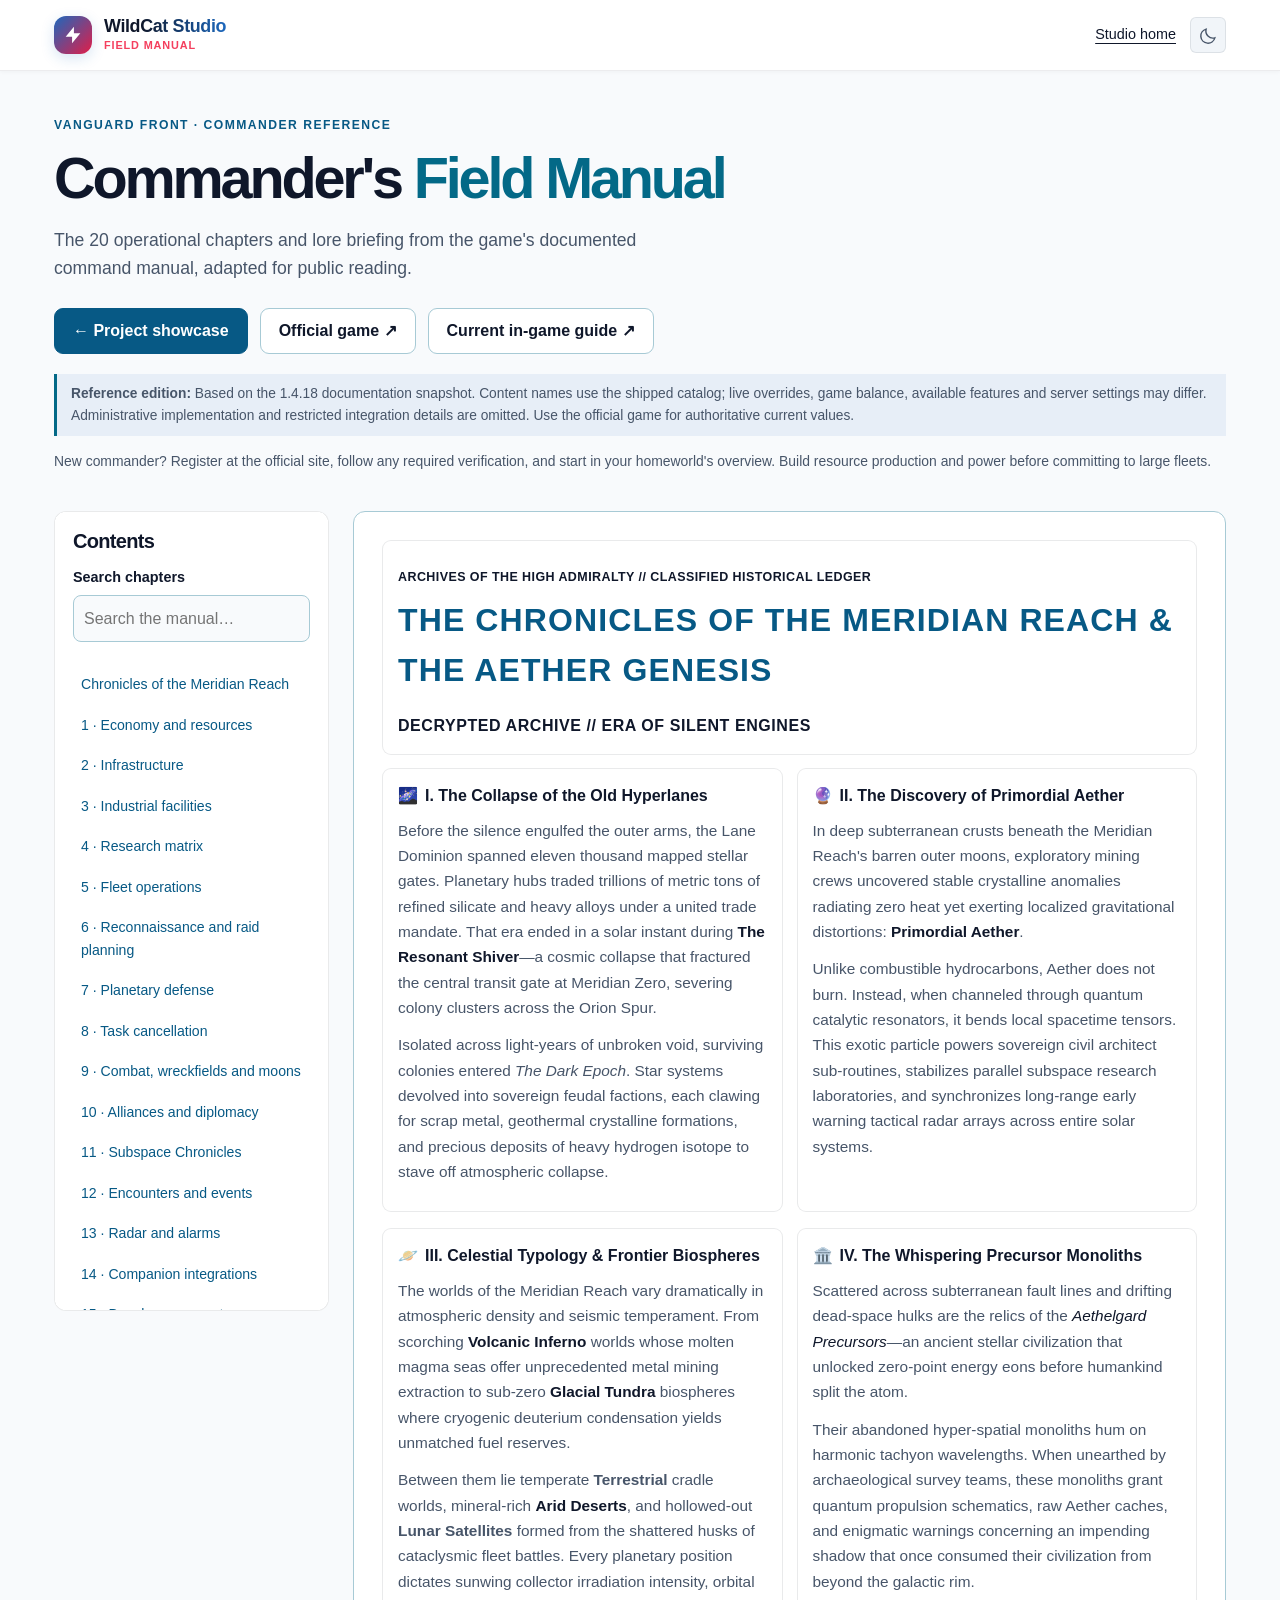
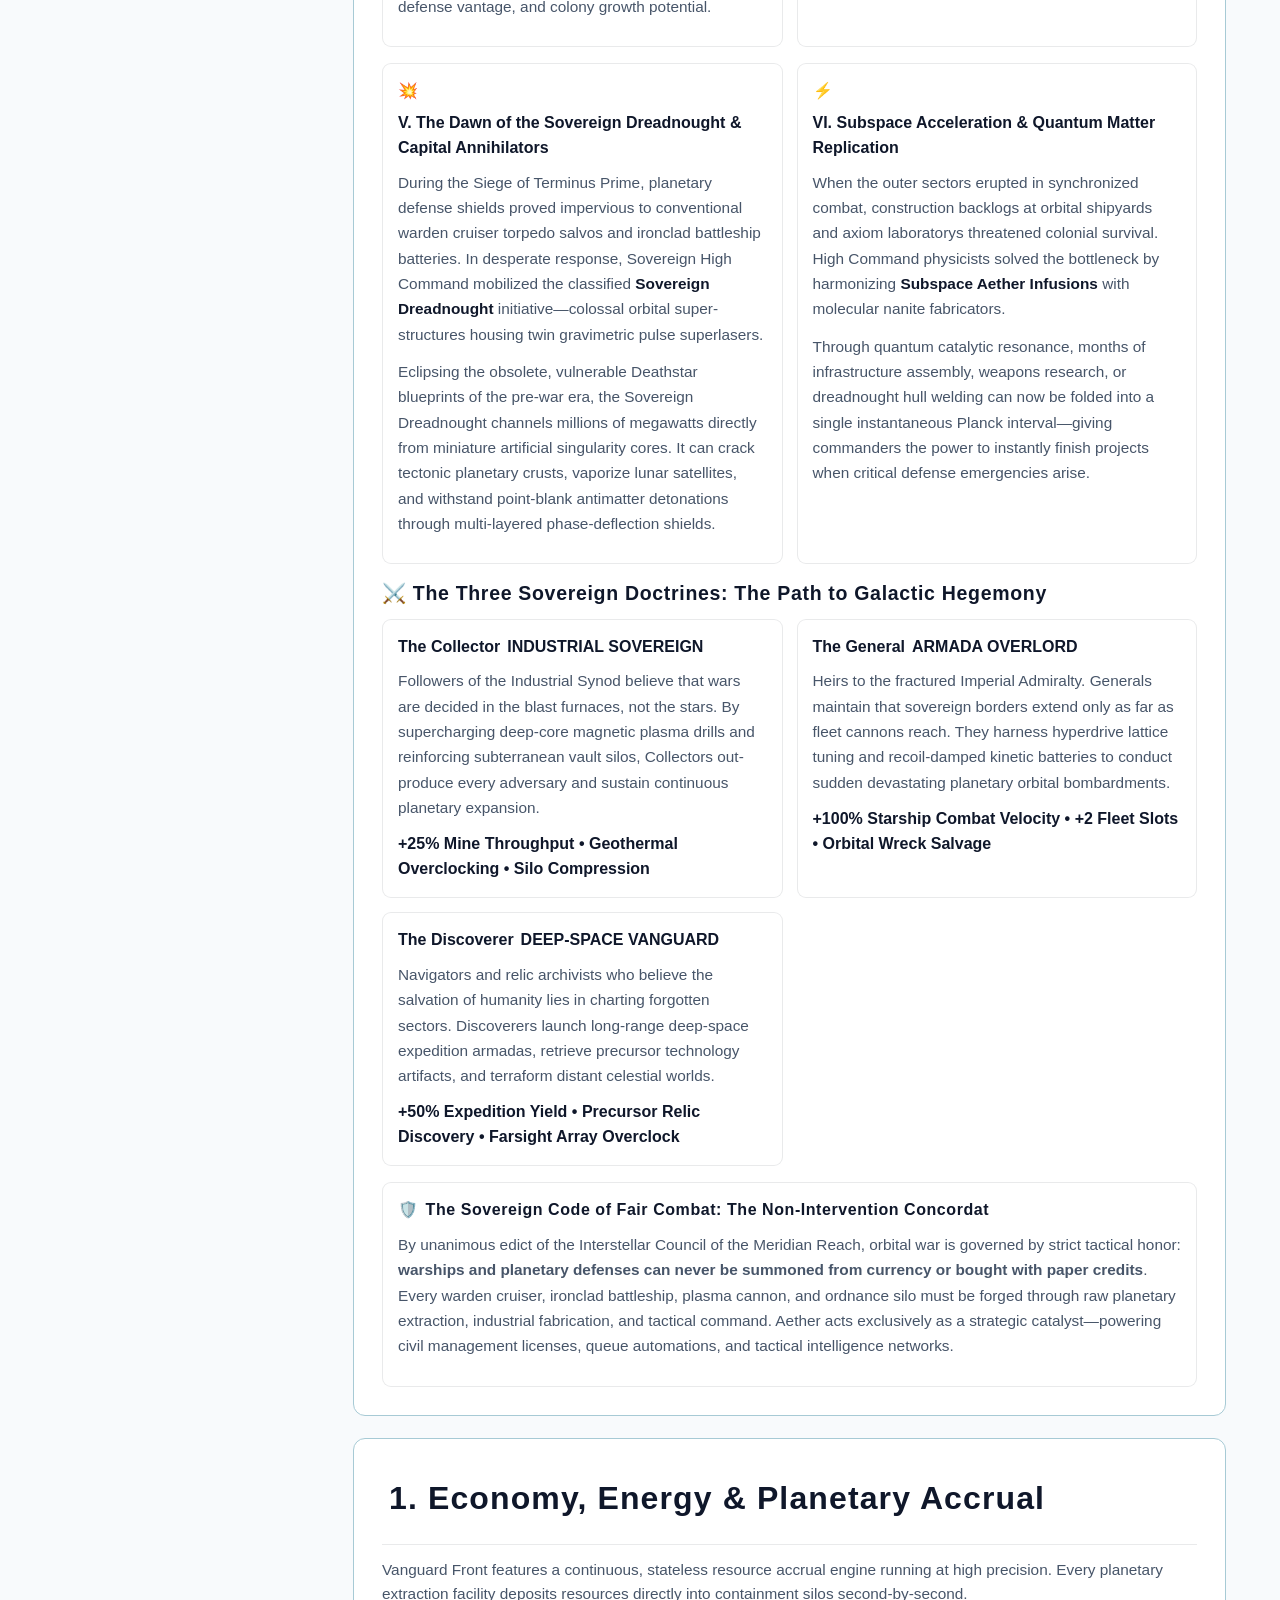
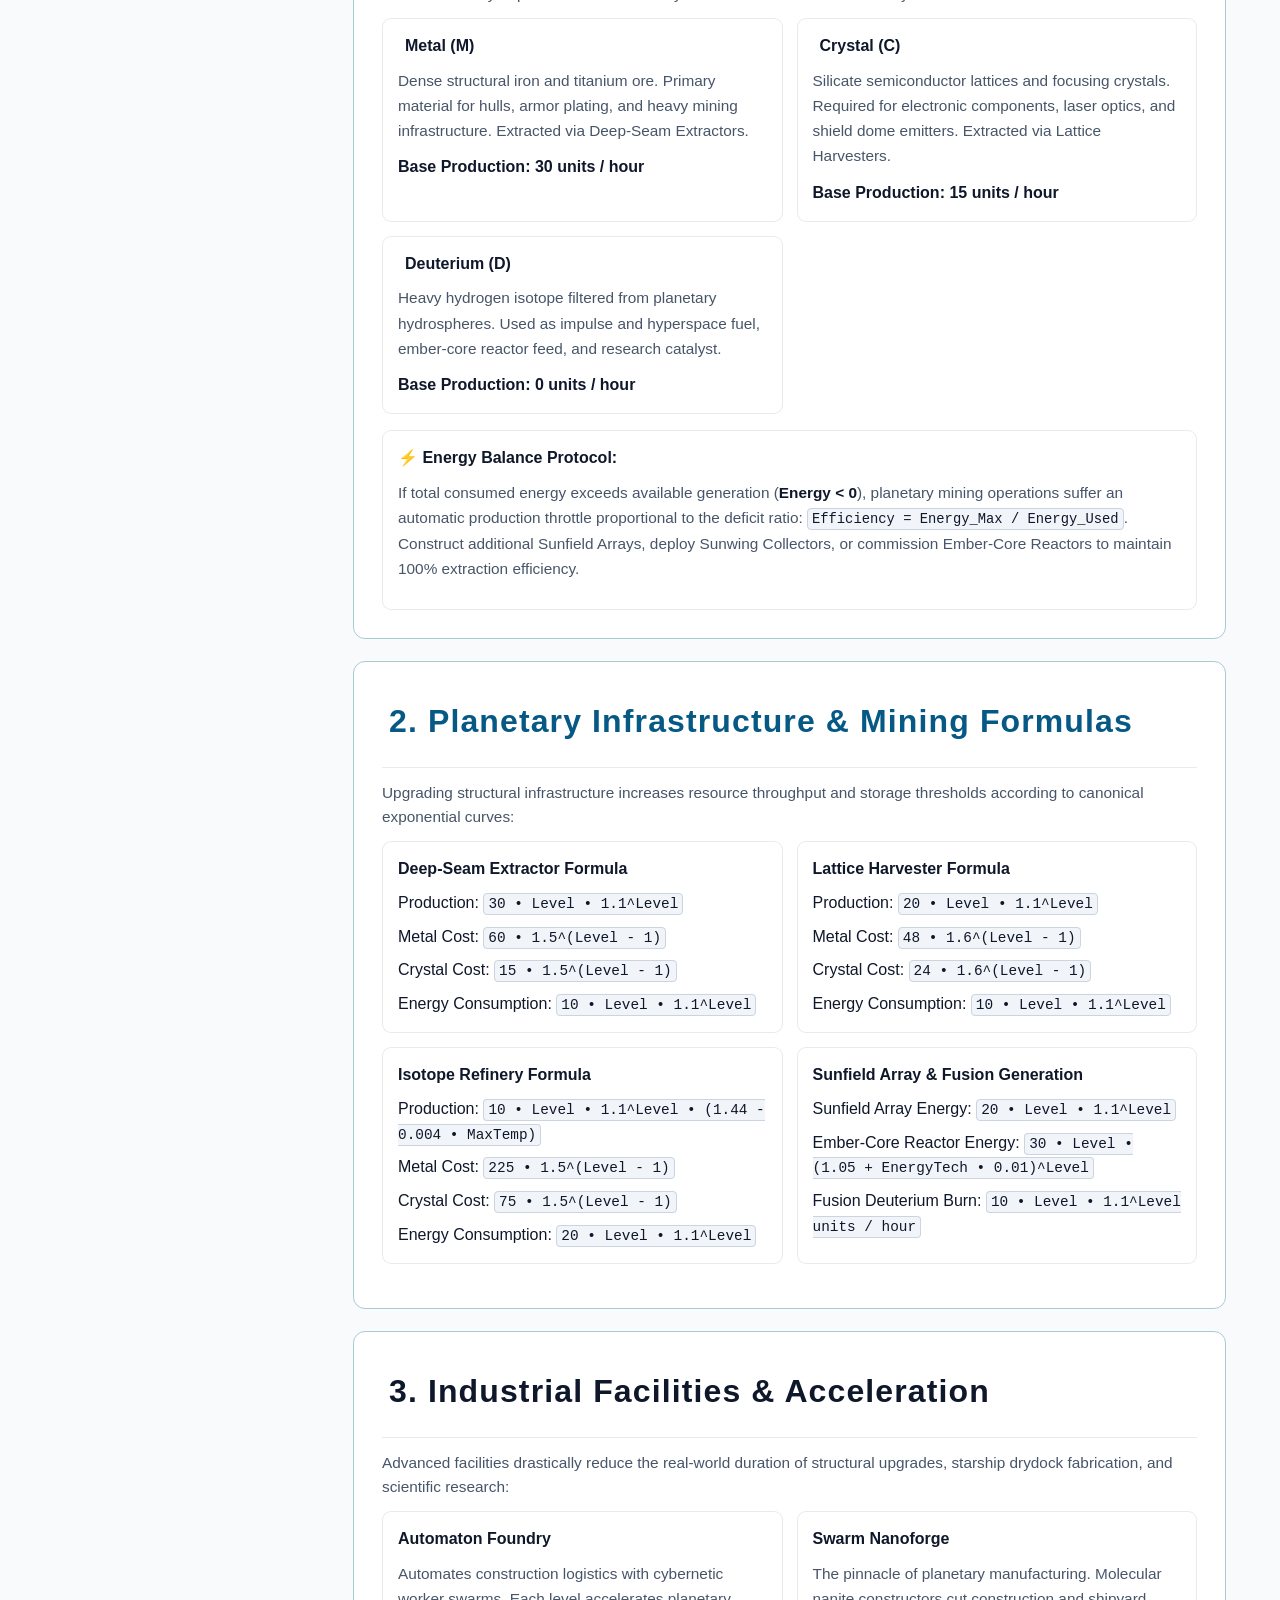
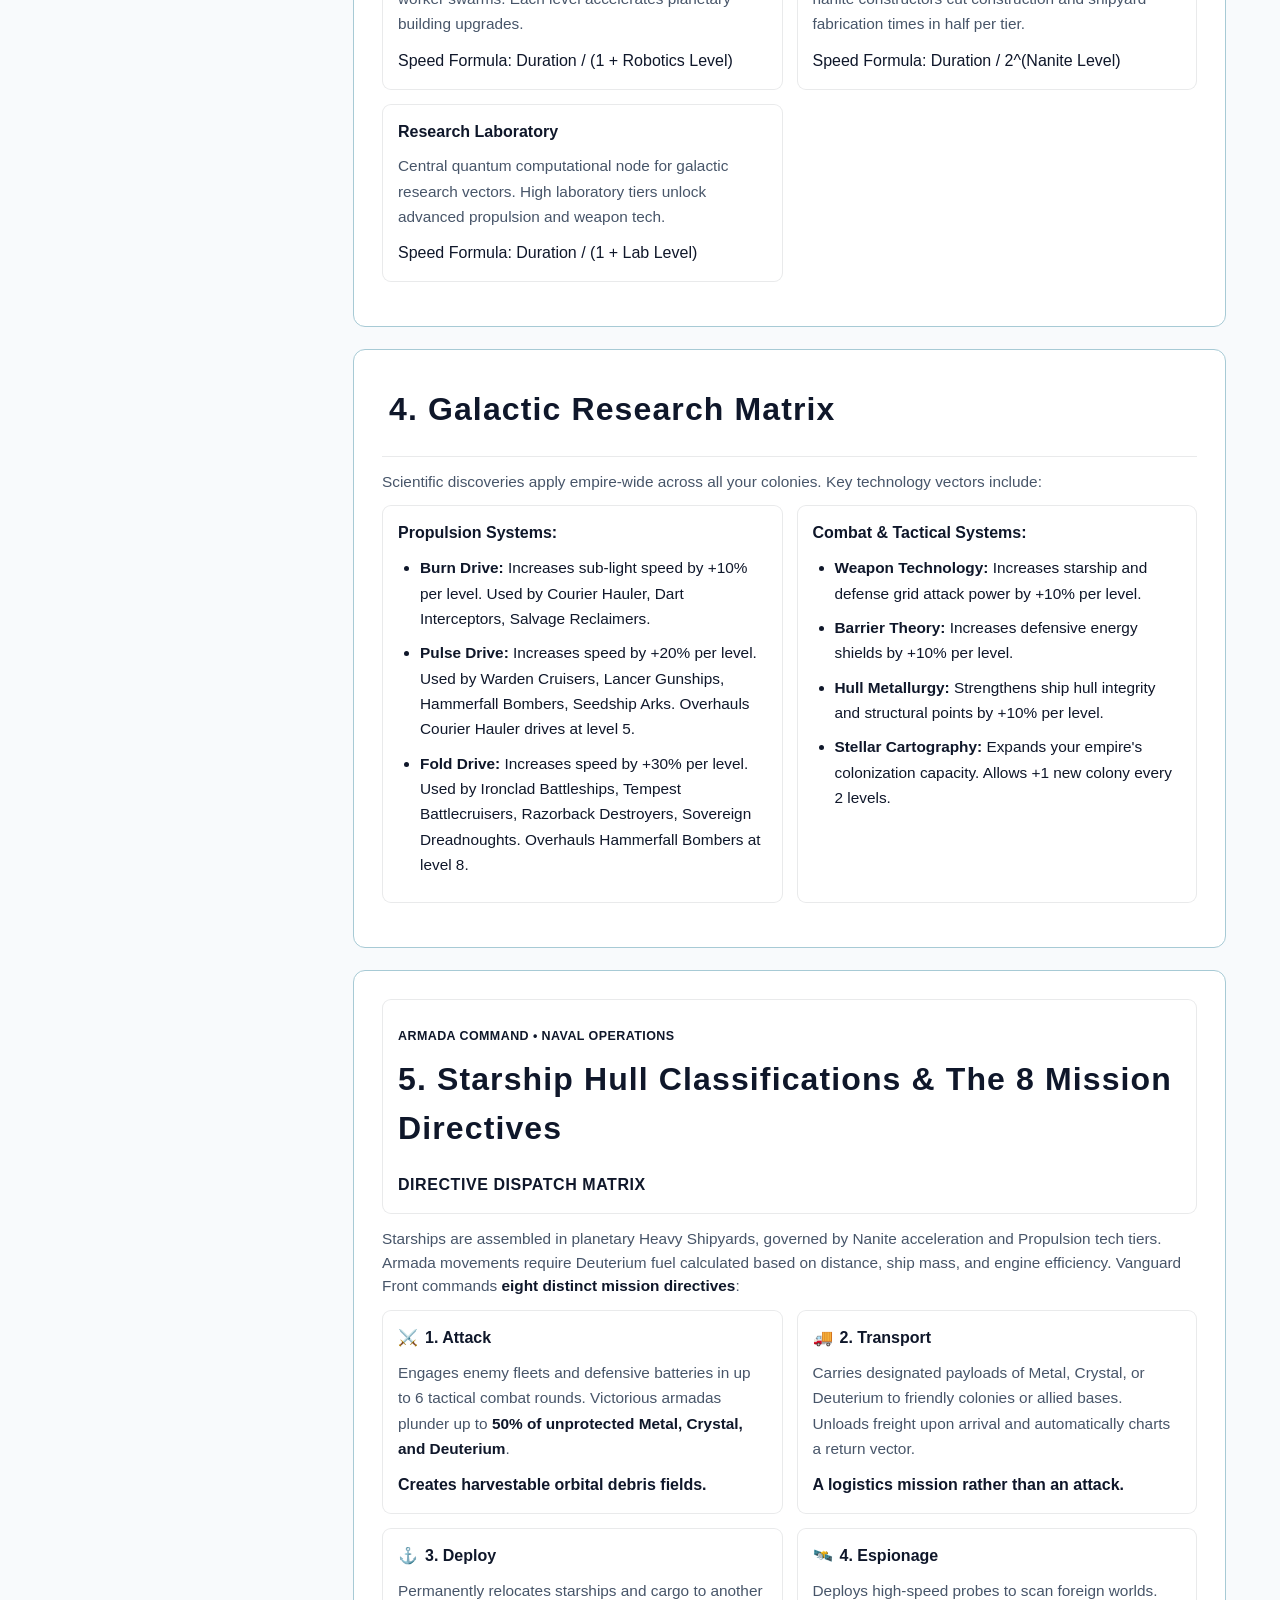
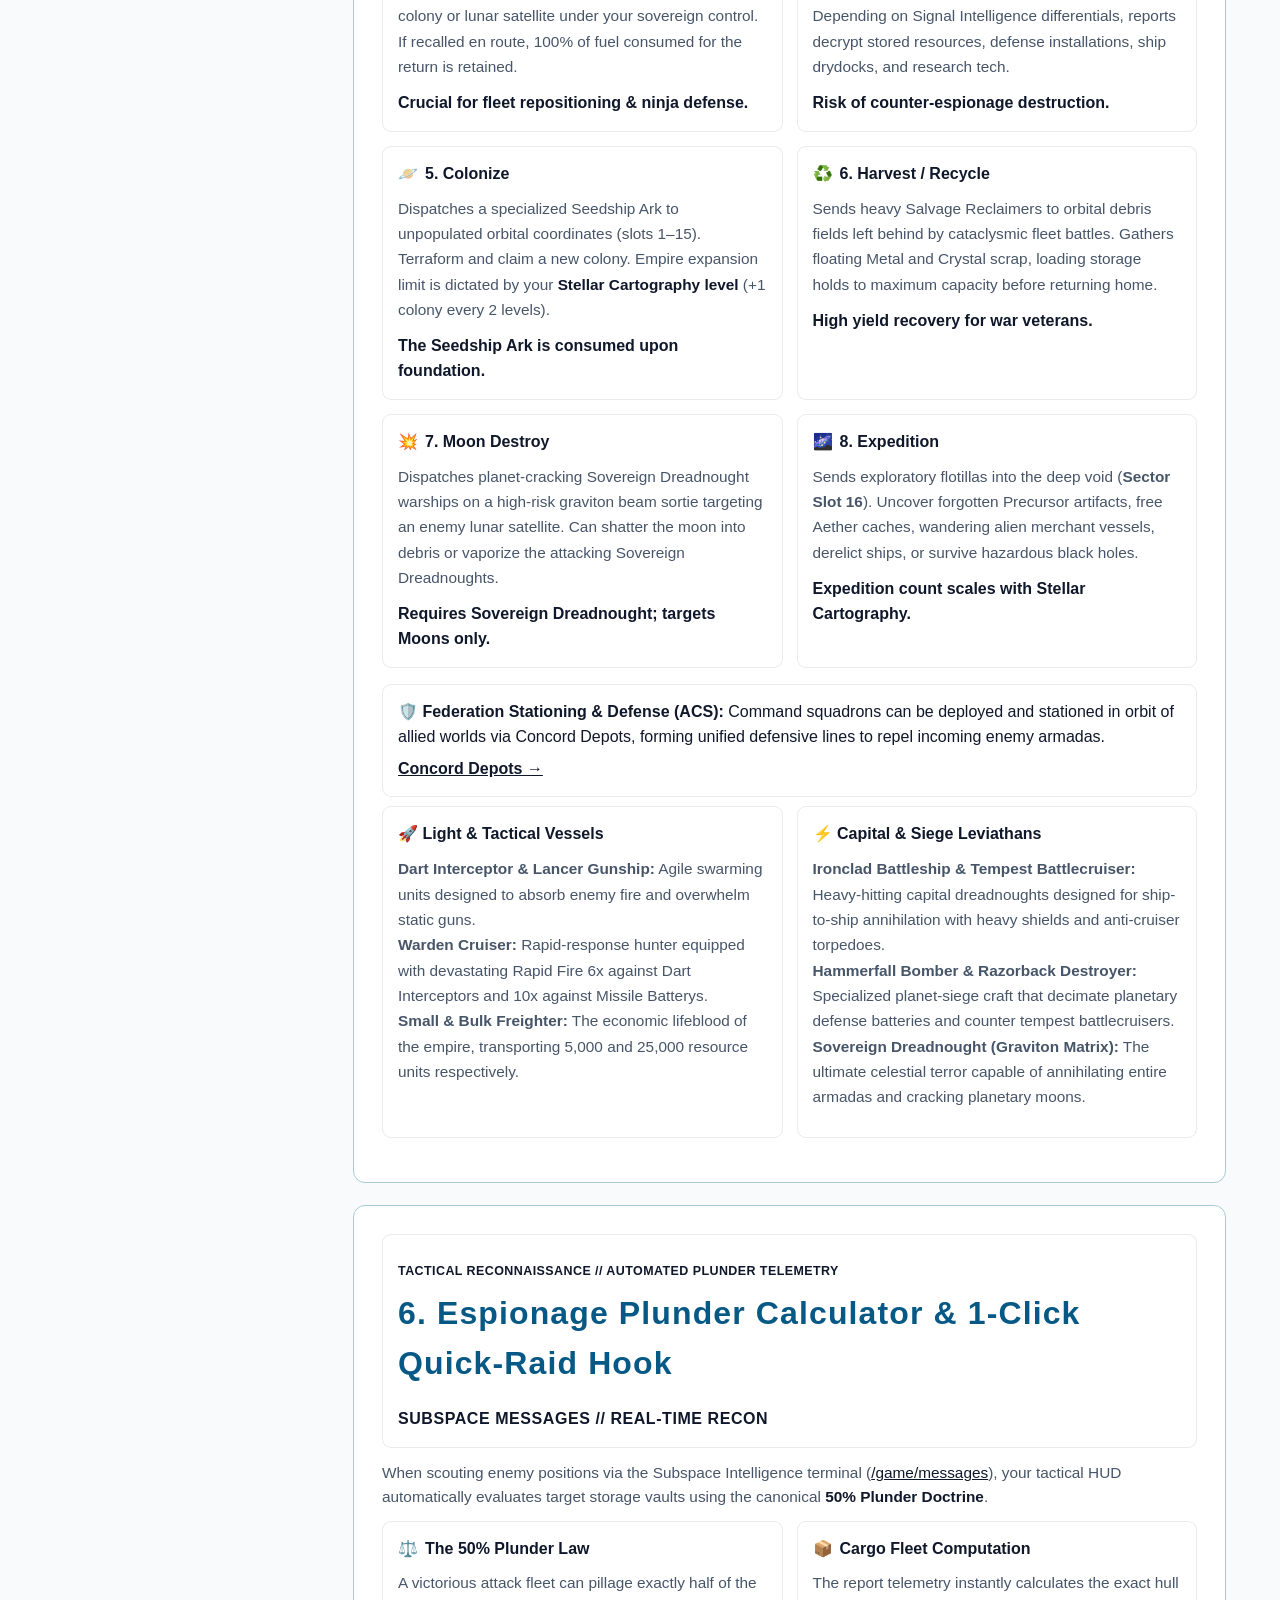
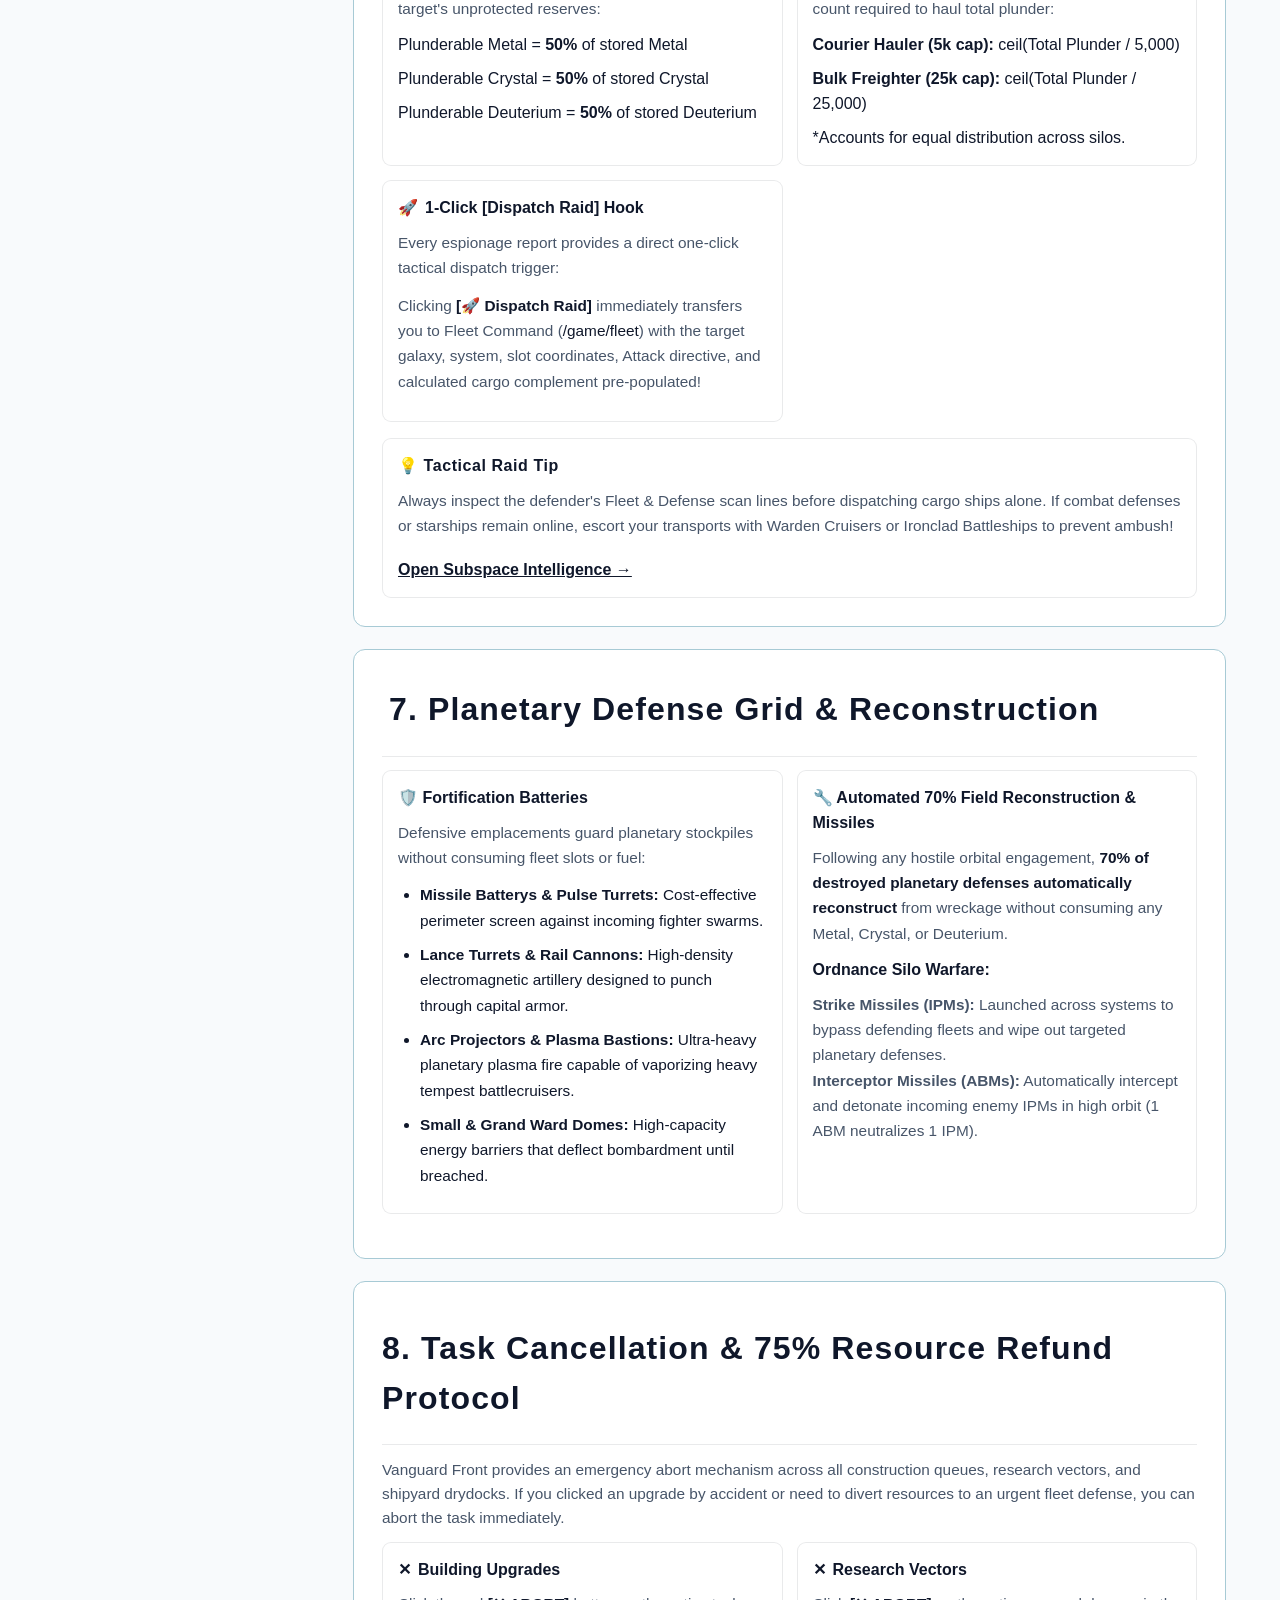
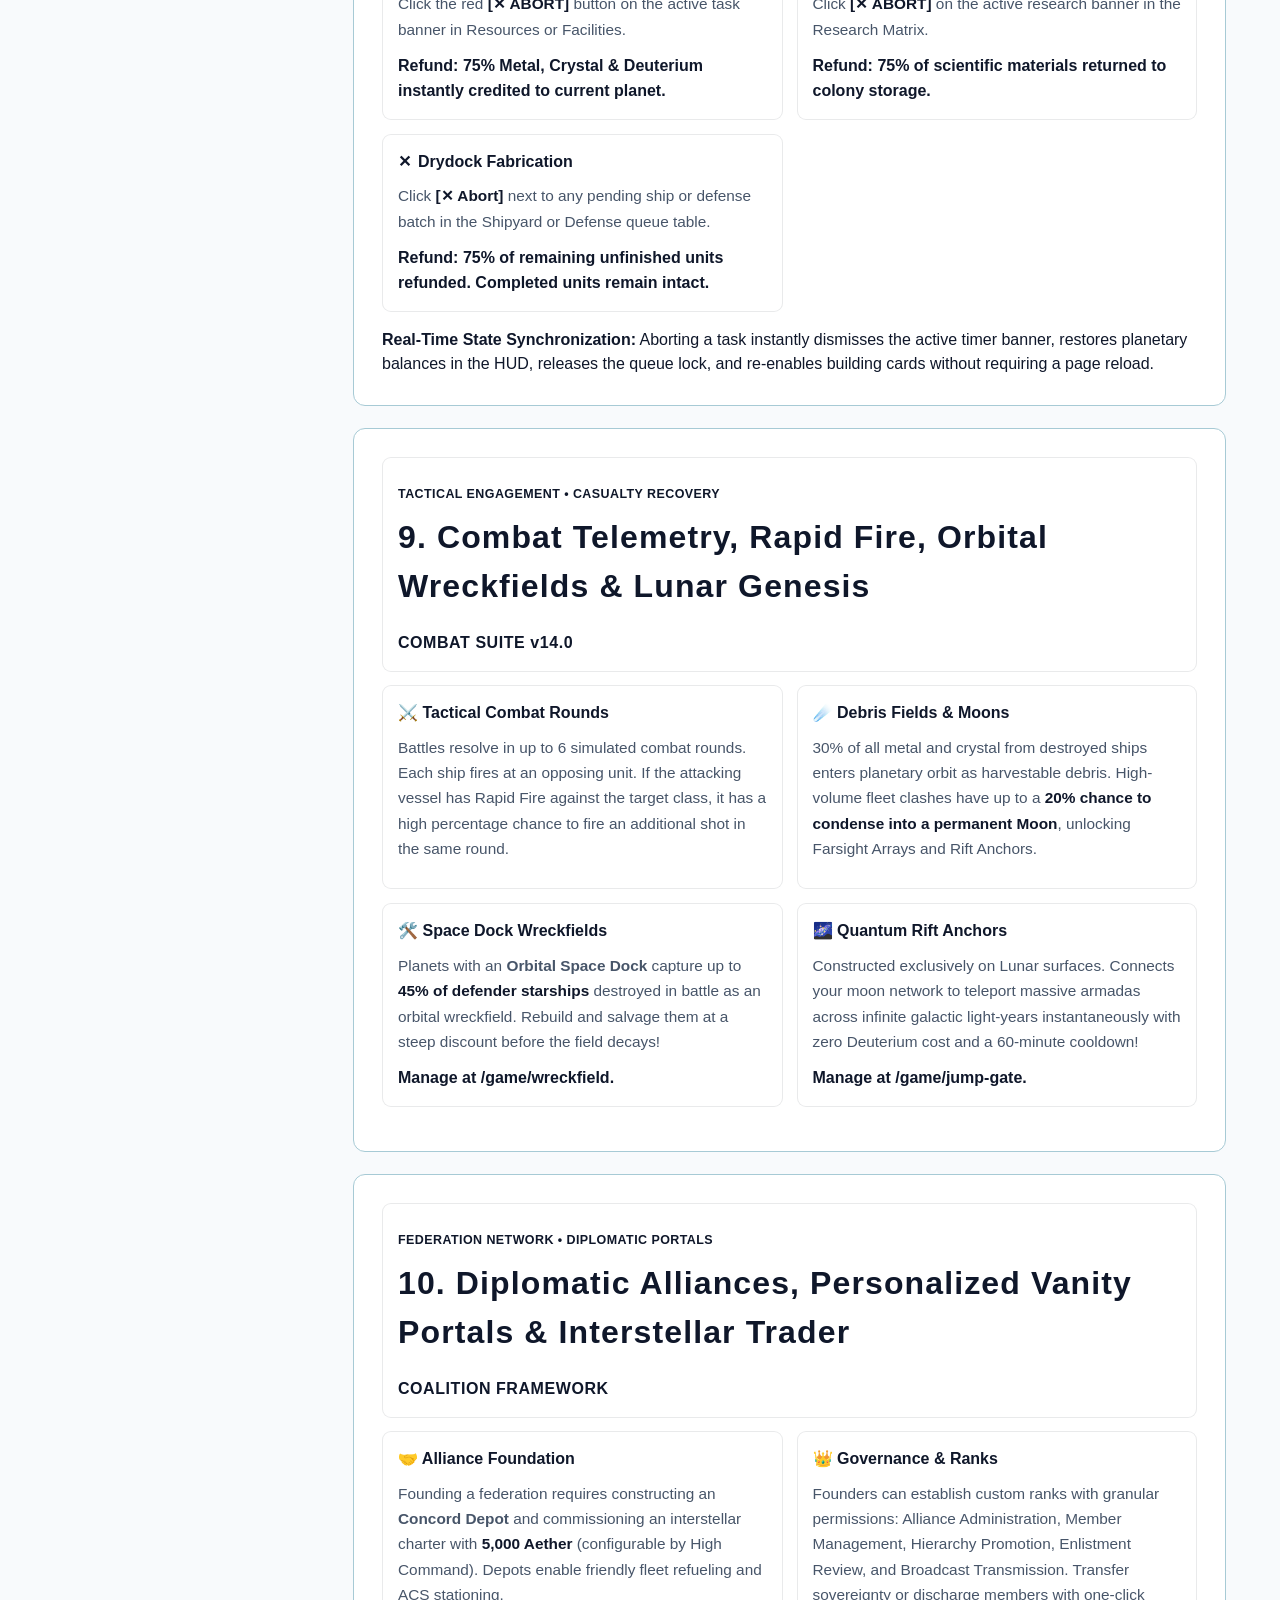
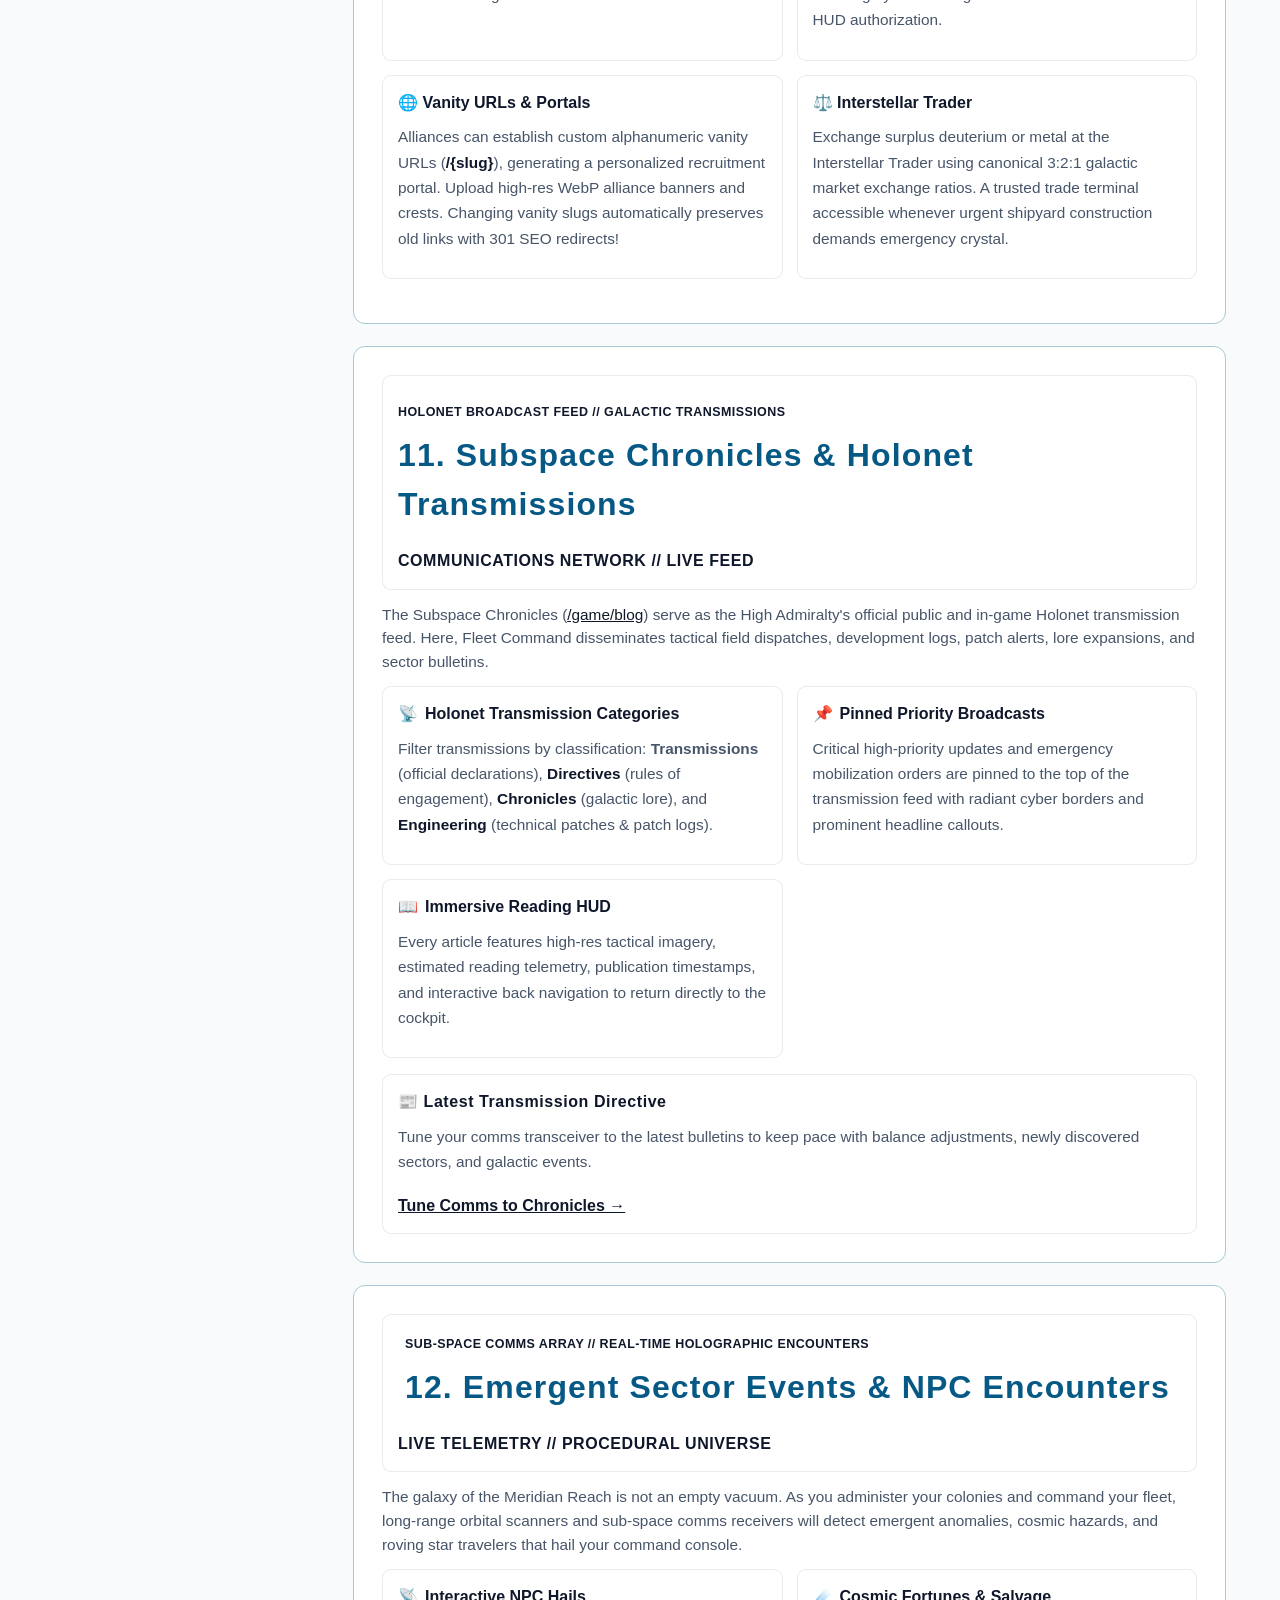
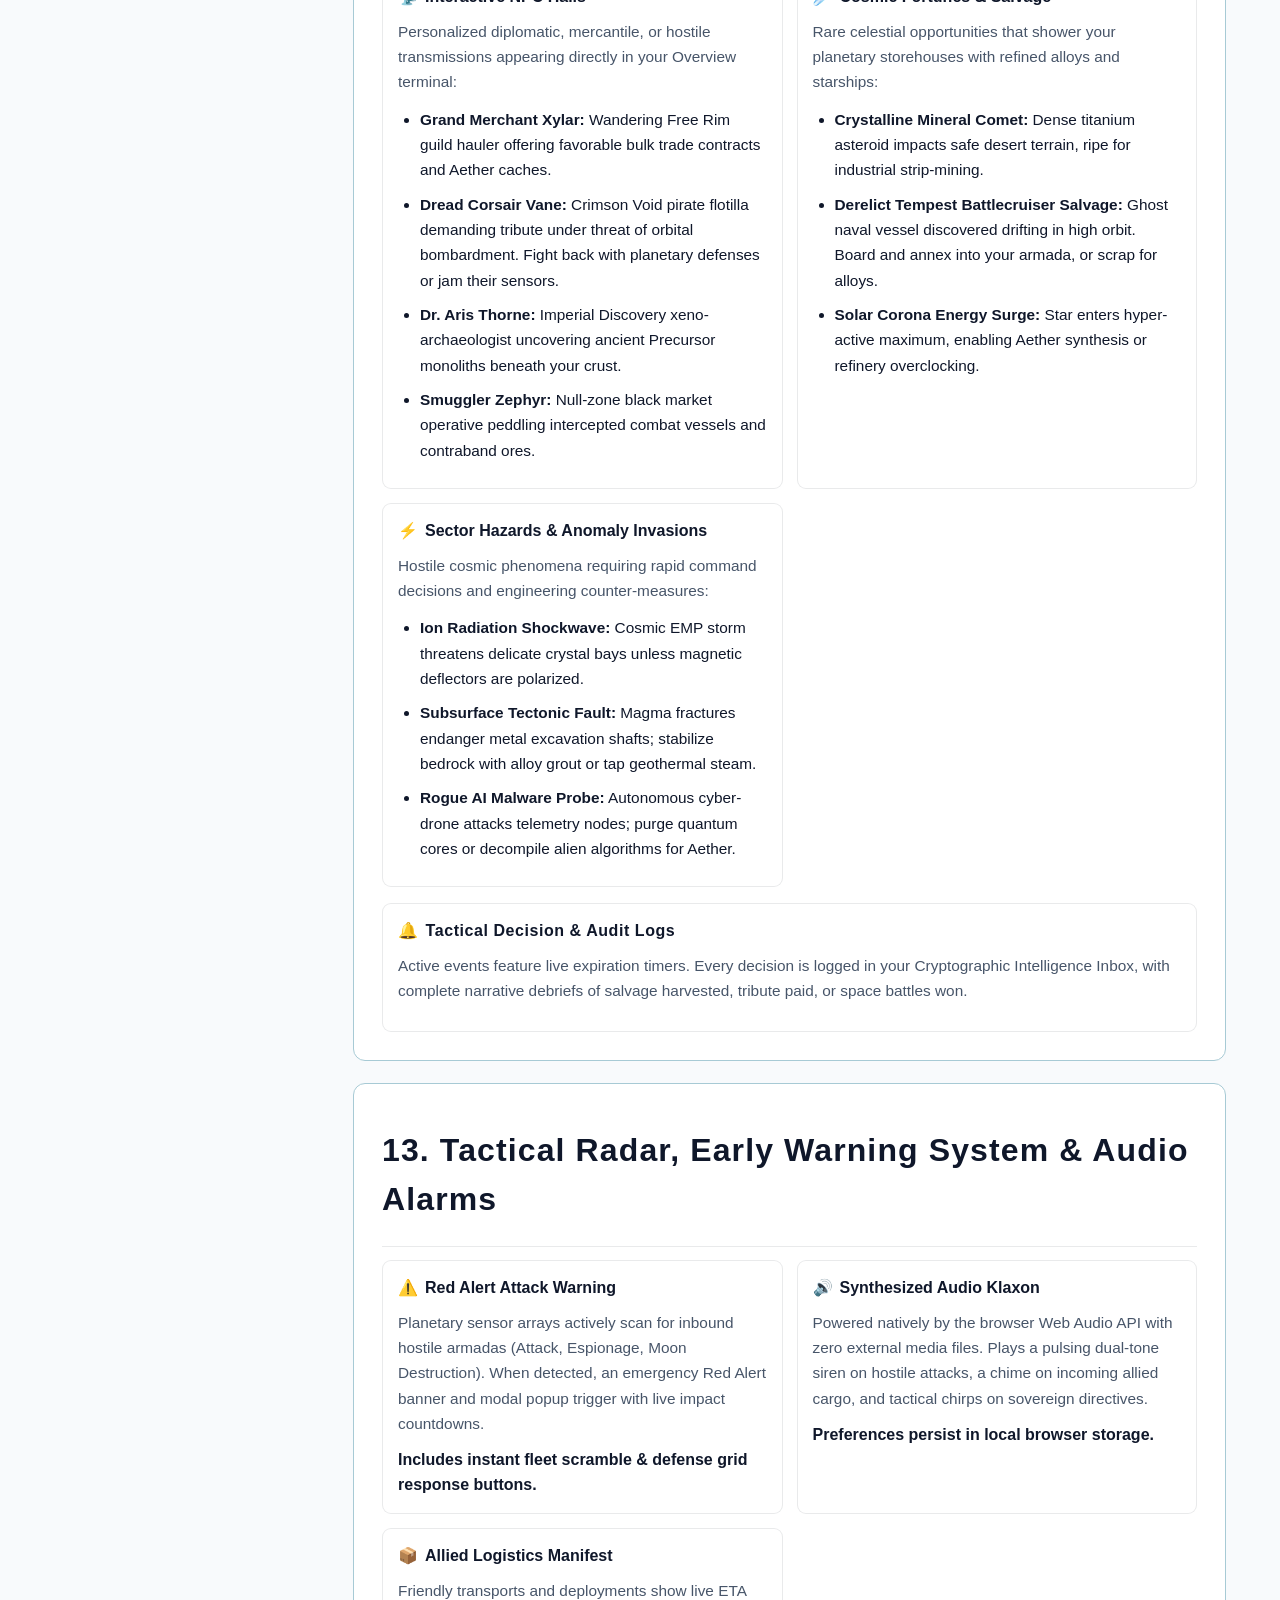
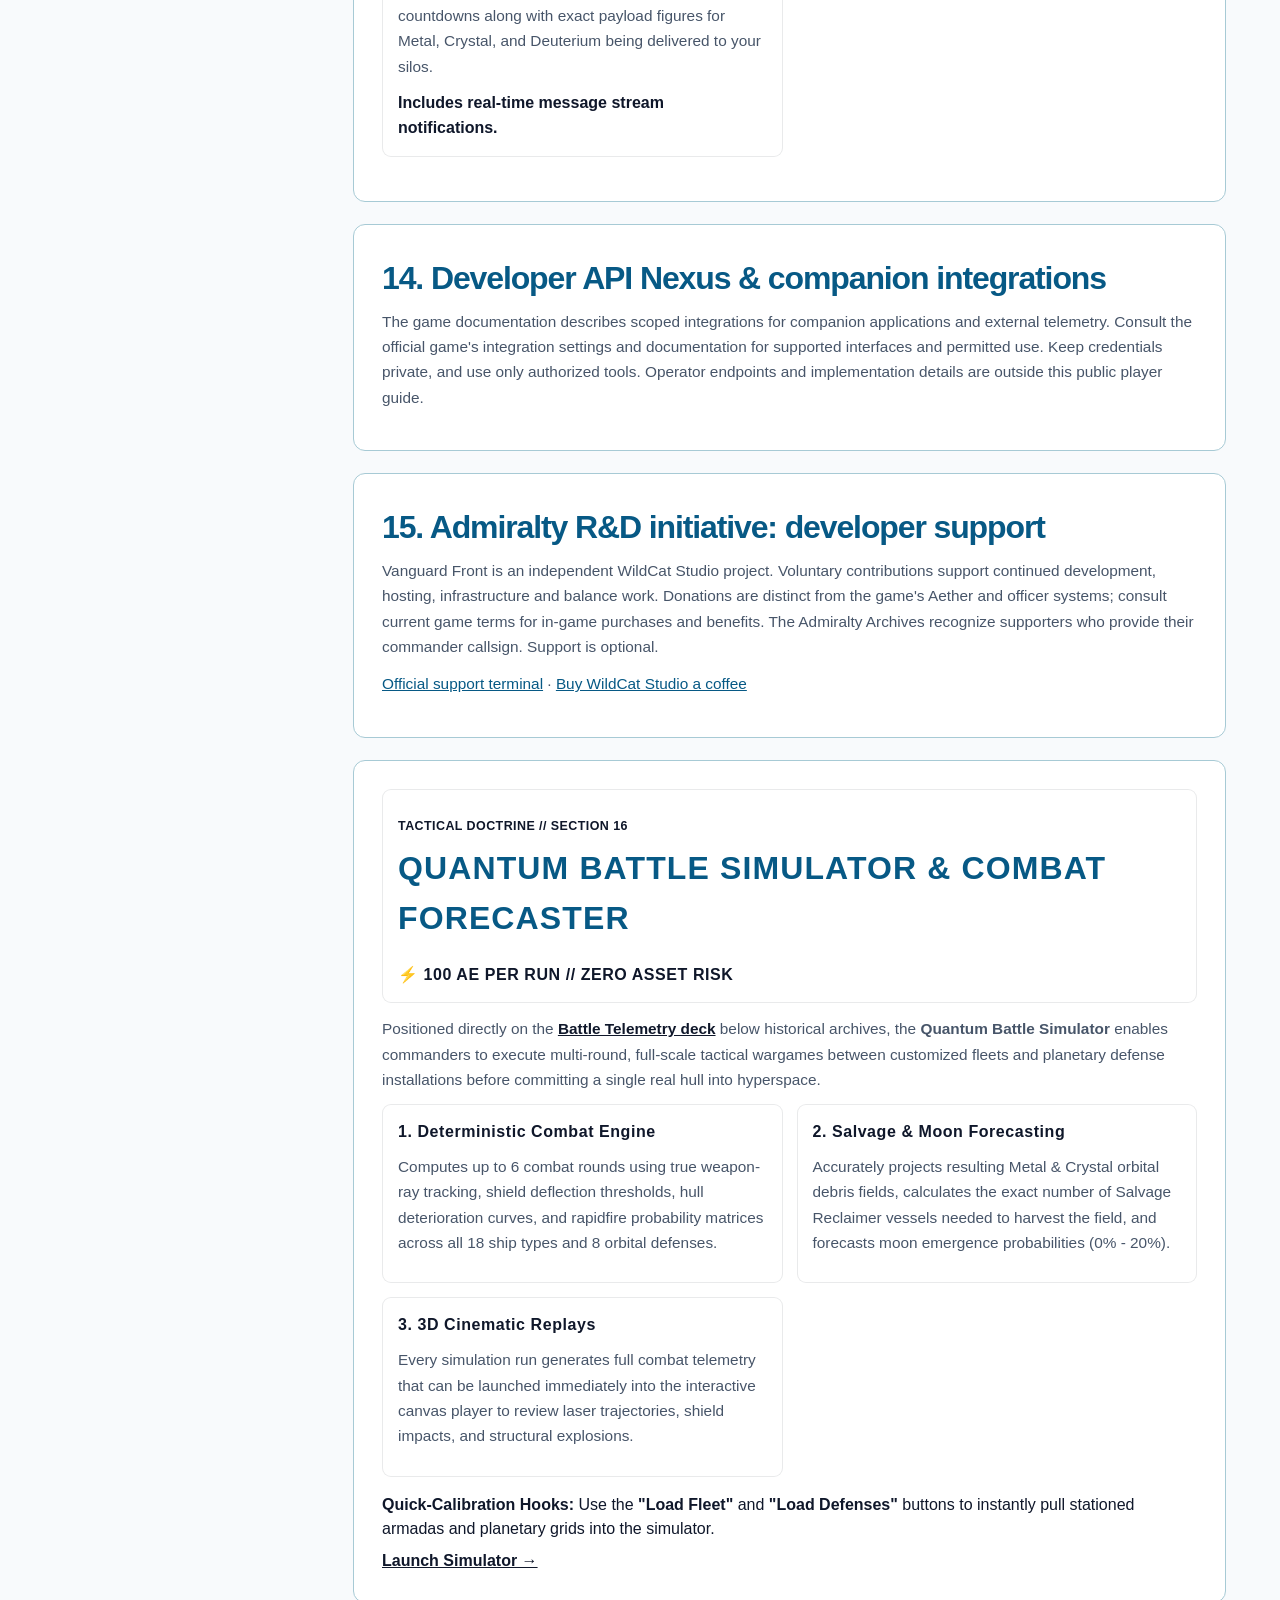
<file: vanguard-front/documentation/index.html>
<!doctype html>
<html lang="en"><head>
<meta charset="UTF-8"><meta name="viewport" content="width=device-width,initial-scale=1">
  <script src="/js/clean-url.js"></script>
<script>try{const t=localStorage.getItem('wildcat_theme');if(t==='light'||(!t&&matchMedia('(prefers-color-scheme: light)').matches))document.documentElement.dataset.theme='light'}catch(_){}</script>
<title>Vanguard Front — Commander's Tactical Field Manual | WildCat Studio</title><meta name="description" content="The complete player-facing Vanguard Front guide: Meridian Reach lore, planetary economy, research, fleets, diplomacy, radar, logistics, and advanced command systems.">
<meta name="theme-color" content="#071a2c"><link rel="canonical" href="https://wildcatstudio.us/vanguard-front/documentation/">
<meta property="og:site_name" content="WildCat Studio"><meta property="og:title" content="Vanguard Front — Commander's Tactical Field Manual"><meta property="og:description" content="The complete player-facing Vanguard Front guide: Meridian Reach lore, planetary economy, research, fleets, diplomacy, radar, logistics, and advanced command systems."><meta property="og:type" content="website"><meta property="og:url" content="https://wildcatstudio.us/vanguard-front/documentation/"><meta name="twitter:card" content="summary">
<link rel="icon" type="image/png" href="../../favicon.png">
<link rel="stylesheet" href="../../css/style.css"><link rel="stylesheet" href="../../css/proxalume.css"><link rel="stylesheet" href="../../css/vanguard.css">
</head><body class="px-page vf-page">
  <a class="px-skip" href="#main">Skip to content</a>
  <header class="site-header">
    <div class="container px-header">
      <a href="../../" class="brand-link">
        <span class="brand-icon" aria-hidden="true"><svg viewBox="0 0 24 24"><path d="M13 10V3L4 14h7v7l9-11h-7z"/></svg></span>
        <span class="brand-text"><span class="brand-title">WildCat Studio</span><span class="brand-subtitle">Field manual</span></span>
      </a>
      <div class="px-header-actions">
        <a href="../../" class="px-home">Studio home</a>
        <button type="button" id="px-theme" class="theme-toggle-btn" aria-label="Switch color theme" title="Switch color theme" hidden>
          <svg class="icon-sun" width="19" height="19" viewBox="0 0 24 24" fill="none" stroke="currentColor" stroke-width="1.8" aria-hidden="true"><circle cx="12" cy="12" r="4"/><path d="M12 2v2m0 16v2M2 12h2m16 0h2M5 5l1.5 1.5m11 11L19 19M5 19l1.5-1.5m11-11L19 5"/></svg>
          <svg class="icon-moon" width="19" height="19" viewBox="0 0 24 24" fill="none" stroke="currentColor" stroke-width="1.8" aria-hidden="true"><path d="M20 15A9 9 0 0 1 9 4a9 9 0 1 0 11 11Z"/></svg>
        </button>
      </div>
    </div>
  </header>
<main id="main" class="container vf-manual"><section class="px-section vf-manual-intro"><p class="px-eyebrow">Vanguard Front · Commander reference</p><h1>Commander's <span>Field Manual</span></h1><p class="px-lede">The 20 operational chapters and lore briefing from the game's documented command manual, adapted for public reading.</p><div class="px-actions"><a class="px-button px-primary" href="../">← Project showcase</a><a class="px-button" href="https://vanguardfront.online/">Official game ↗</a><a class="px-button" href="https://vanguardfront.online/guide">Current in-game guide ↗</a></div><p class="px-status"><strong>Reference edition:</strong> Based on the 1.4.18 documentation snapshot. Content names use the shipped catalog; live overrides, game balance, available features and server settings may differ. Administrative implementation and restricted integration details are omitted. Use the official game for authoritative current values.</p><p class="px-small">New commander? Register at the official site, follow any required verification, and start in your homeworld's overview. Build resource production and power before committing to large fleets.</p></section><div class="vf-manual-layout"><aside class="vf-contents"><h2>Contents</h2><label for="vf-search">Search chapters</label><input type="search" id="vf-search" placeholder="Search the manual…" autocomplete="off"><p id="vf-result" role="status" class="px-small"></p><nav aria-label="Manual chapters"><a href="#lore">Chronicles of the Meridian Reach</a>
<a href="#economy">1 · Economy and resources</a>
<a href="#buildings">2 · Infrastructure</a>
<a href="#facilities">3 · Industrial facilities</a>
<a href="#research">4 · Research matrix</a>
<a href="#fleet">5 · Fleet operations</a>
<a href="#espionage-raid">6 · Reconnaissance and raid planning</a>
<a href="#defense">7 · Planetary defense</a>
<a href="#abort-protocols">8 · Task cancellation</a>
<a href="#combat">9 · Combat, wreckfields and moons</a>
<a href="#alliances">10 · Alliances and diplomacy</a>
<a href="#chronicles">11 · Subspace Chronicles</a>
<a href="#events">12 · Encounters and events</a>
<a href="#radar-alarms">13 · Radar and alarms</a>
<a href="#developer-api">14 · Companion integrations</a>
<a href="#support-initiative">15 · Developer support</a>
<a href="#simulator-manual">16 · Quantum battle simulator</a>
<a href="#officers-manual">17 · High Command officers</a>
<a href="#freight-manual">18 · Imperial Freight</a>
<a href="#relocation-manual">19 · Planetary relocation</a>
<a href="#acs-manual">20 · Alliance Combat System</a></nav></aside><article class="vf-chapters"><section id="lore" class="hud-panel p-6 sm:p-8 rounded-2xl border-2 border-violet-500/60 bg-gradient-to-br from-slate-950 via-violet-950/20 to-slate-900 space-y-6 shadow-[0_0_35px_rgba(139,92,246,0.18)]">
        <div class="flex flex-wrap items-center justify-between gap-4 border-b border-violet-900/60 pb-4">
            <div class="flex items-center gap-3">
                <span class="w-3.5 h-3.5 rounded-full bg-violet-400 shadow-[0_0_12px_#a78bfa] animate-pulse"></span>
                <div>
                    <span class="text-[10px] font-mono tracking-widest uppercase text-violet-300 font-bold block">
                        ARCHIVES OF THE HIGH ADMIRALTY // CLASSIFIED HISTORICAL LEDGER
                    </span>
                    <h2 class="text-xl sm:text-2xl font-black font-mono text-white tracking-wide uppercase">
                        THE CHRONICLES OF THE MERIDIAN REACH &amp; THE AETHER GENESIS
                    </h2>
                </div>
            </div>
            <span class="text-[10px] font-mono px-2.5 py-1 rounded bg-violet-950 text-violet-300 border border-violet-700 font-bold uppercase tracking-wider">
                DECRYPTED ARCHIVE // ERA OF SILENT ENGINES
            </span>
        </div>

        <!-- Lore Chapter 1 & 2: The Fall and The Genesis -->
        <div class="grid grid-cols-1 md:grid-cols-2 gap-6 font-mono text-xs">
            <div class="space-y-3 bg-slate-950/70 p-5 rounded-xl border border-violet-950/80">
                <div class="flex items-center gap-2 text-violet-300 font-bold text-sm">
                    <span>🌌</span>
                    <span>I. The Collapse of the Old Hyperlanes</span>
                </div>
                <p class="text-slate-300 leading-relaxed text-[11px]">
                    Before the silence engulfed the outer arms, the Lane Dominion spanned eleven thousand mapped stellar gates. Planetary hubs traded trillions of metric tons of refined silicate and heavy alloys under a united trade mandate. That era ended in a solar instant during <strong class="text-violet-300">The Resonant Shiver</strong>—a cosmic collapse that fractured the central transit gate at Meridian Zero, severing colony clusters across the Orion Spur.
                </p>
                <p class="text-slate-400 leading-relaxed text-[11px]">
                    Isolated across light-years of unbroken void, surviving colonies entered <em class="text-slate-300">The Dark Epoch</em>. Star systems devolved into sovereign feudal factions, each clawing for scrap metal, geothermal crystalline formations, and precious deposits of heavy hydrogen isotope to stave off atmospheric collapse.
                </p>
            </div>

            <div class="space-y-3 bg-slate-950/70 p-5 rounded-xl border border-violet-950/80">
                <div class="flex items-center gap-2 text-cyan-300 font-bold text-sm">
                    <span>🔮</span>
                    <span>II. The Discovery of Primordial Aether</span>
                </div>
                <p class="text-slate-300 leading-relaxed text-[11px]">
                    In deep subterranean crusts beneath the Meridian Reach's barren outer moons, exploratory mining crews uncovered stable crystalline anomalies radiating zero heat yet exerting localized gravitational distortions: <strong class="text-cyan-300">Primordial Aether</strong>.
                </p>
                <p class="text-slate-400 leading-relaxed text-[11px]">
                    Unlike combustible hydrocarbons, Aether does not burn. Instead, when channeled through quantum catalytic resonators, it bends local spacetime tensors. This exotic particle powers sovereign civil architect sub-routines, stabilizes parallel subspace research laboratories, and synchronizes long-range early warning tactical radar arrays across entire solar systems.
                </p>
            </div>
        </div>

                <!-- Lore Chapter 3 & 4: Celestial Diversity & Precursor Relics -->
        <div class="grid grid-cols-1 md:grid-cols-2 gap-6 font-mono text-xs">
            <div class="space-y-3 bg-slate-950/70 p-5 rounded-xl border border-violet-950/80">
                <div class="flex items-center gap-2 text-amber-300 font-bold text-sm">
                    <span>🪐</span>
                    <span>III. Celestial Typology &amp; Frontier Biospheres</span>
                </div>
                <p class="text-slate-300 leading-relaxed text-[11px]">
                    The worlds of the Meridian Reach vary dramatically in atmospheric density and seismic temperament. From scorching <strong class="text-rose-400">Volcanic Inferno</strong> worlds whose molten magma seas offer unprecedented metal mining extraction to sub-zero <strong class="text-cyan-400">Glacial Tundra</strong> biospheres where cryogenic deuterium condensation yields unmatched fuel reserves.
                </p>
                <p class="text-slate-400 leading-relaxed text-[11px]">
                    Between them lie temperate <strong class="text-blue-400">Terrestrial</strong> cradle worlds, mineral-rich <strong class="text-amber-400">Arid Deserts</strong>, and hollowed-out <strong class="text-slate-300">Lunar Satellites</strong> formed from the shattered husks of cataclysmic fleet battles. Every planetary position dictates sunwing collector irradiation intensity, orbital defense vantage, and colony growth potential.
                </p>
            </div>

            <div class="space-y-3 bg-slate-950/70 p-5 rounded-xl border border-violet-950/80">
                <div class="flex items-center gap-2 text-emerald-300 font-bold text-sm">
                    <span>🏛️</span>
                    <span>IV. The Whispering Precursor Monoliths</span>
                </div>
                <p class="text-slate-300 leading-relaxed text-[11px]">
                    Scattered across subterranean fault lines and drifting dead-space hulks are the relics of the <em class="text-emerald-300">Aethelgard Precursors</em>—an ancient stellar civilization that unlocked zero-point energy eons before humankind split the atom. 
                </p>
                <p class="text-slate-400 leading-relaxed text-[11px]">
                    Their abandoned hyper-spatial monoliths hum on harmonic tachyon wavelengths. When unearthed by archaeological survey teams, these monoliths grant quantum propulsion schematics, raw Aether caches, and enigmatic warnings concerning an impending shadow that once consumed their civilization from beyond the galactic rim.
                </p>
            </div>
        </div>

        <!-- Lore Chapter 5 & 6: Sovereign Dreadnought & Subspace Acceleration -->
        <div class="grid grid-cols-1 md:grid-cols-2 gap-6 font-mono text-xs">
            <div class="space-y-3 bg-slate-950/70 p-5 rounded-xl border border-violet-950/80">
                <div class="flex items-center gap-2 text-rose-300 font-bold text-sm">
                    <span>💥</span>
                    <span>V. The Dawn of the Sovereign Dreadnought &amp; Capital Annihilators</span>
                </div>
                <p class="text-slate-300 leading-relaxed text-[11px]">
                    During the Siege of Terminus Prime, planetary defense shields proved impervious to conventional warden cruiser torpedo salvos and ironclad battleship batteries. In desperate response, Sovereign High Command mobilized the classified <strong class="text-rose-400">Sovereign Dreadnought</strong> initiative—colossal orbital super-structures housing twin gravimetric pulse superlasers.
                </p>
                <p class="text-slate-400 leading-relaxed text-[11px]">
                    Eclipsing the obsolete, vulnerable Deathstar blueprints of the pre-war era, the Sovereign Dreadnought channels millions of megawatts directly from miniature artificial singularity cores. It can crack tectonic planetary crusts, vaporize lunar satellites, and withstand point-blank antimatter detonations through multi-layered phase-deflection shields.
                </p>
            </div>

            <div class="space-y-3 bg-slate-950/70 p-5 rounded-xl border border-violet-950/80">
                <div class="flex items-center gap-2 text-amber-300 font-bold text-sm">
                    <span>⚡</span>
                    <span>VI. Subspace Acceleration &amp; Quantum Matter Replication</span>
                </div>
                <p class="text-slate-300 leading-relaxed text-[11px]">
                    When the outer sectors erupted in synchronized combat, construction backlogs at orbital shipyards and axiom laboratorys threatened colonial survival. High Command physicists solved the bottleneck by harmonizing <strong class="text-amber-300">Subspace Aether Infusions</strong> with molecular nanite fabricators.
                </p>
                <p class="text-slate-400 leading-relaxed text-[11px]">
                    Through quantum catalytic resonance, months of infrastructure assembly, weapons research, or dreadnought hull welding can now be folded into a single instantaneous Planck interval—giving commanders the power to instantly finish projects when critical defense emergencies arise.
                </p>
            </div>
        </div>

        <!-- The Three Sovereign Doctrines & Philosophy -->
        <div class="space-y-3 font-mono">
            <h3 class="text-xs font-bold uppercase text-slate-300 tracking-wider flex items-center gap-2">
                <span class="text-amber-400">⚔️</span>
                <span>The Three Sovereign Doctrines: The Path to Galactic Hegemony</span>
            </h3>

            <div class="grid grid-cols-1 md:grid-cols-3 gap-4 text-xs">
                <!-- Doctrine 1 -->
                <div class="p-4 rounded-xl bg-gradient-to-b from-amber-950/40 via-slate-950 to-slate-950 border border-amber-600/40 space-y-2">
                    <div class="flex items-center justify-between">
                        <strong class="text-amber-300 text-sm">The Collector</strong>
                        <span class="text-[9px] px-1.5 py-0.5 rounded bg-amber-950 text-amber-400 border border-amber-700 font-bold">INDUSTRIAL SOVEREIGN</span>
                    </div>
                    <p class="text-slate-400 text-[11px] leading-relaxed">
                        Followers of the Industrial Synod believe that wars are decided in the blast furnaces, not the stars. By supercharging deep-core magnetic plasma drills and reinforcing subterranean vault silos, Collectors out-produce every adversary and sustain continuous planetary expansion.
                    </p>
                    <div class="text-[10px] text-amber-300 font-bold pt-1 border-t border-slate-800">
                        +25% Mine Throughput &bull; Geothermal Overclocking &bull; Silo Compression
                    </div>
                </div>

                <!-- Doctrine 2 -->
                <div class="p-4 rounded-xl bg-gradient-to-b from-rose-950/40 via-slate-950 to-slate-950 border border-rose-600/40 space-y-2">
                    <div class="flex items-center justify-between">
                        <strong class="text-rose-300 text-sm">The General</strong>
                        <span class="text-[9px] px-1.5 py-0.5 rounded bg-rose-950 text-rose-400 border border-rose-700 font-bold">ARMADA OVERLORD</span>
                    </div>
                    <p class="text-slate-400 text-[11px] leading-relaxed">
                        Heirs to the fractured Imperial Admiralty. Generals maintain that sovereign borders extend only as far as fleet cannons reach. They harness hyperdrive lattice tuning and recoil-damped kinetic batteries to conduct sudden devastating planetary orbital bombardments.
                    </p>
                    <div class="text-[10px] text-rose-300 font-bold pt-1 border-t border-slate-800">
                        +100% Starship Combat Velocity &bull; +2 Fleet Slots &bull; Orbital Wreck Salvage
                    </div>
                </div>

                <!-- Doctrine 3 -->
                <div class="p-4 rounded-xl bg-gradient-to-b from-cyan-950/40 via-slate-950 to-slate-950 border border-cyan-600/40 space-y-2">
                    <div class="flex items-center justify-between">
                        <strong class="text-cyan-300 text-sm">The Discoverer</strong>
                        <span class="text-[9px] px-1.5 py-0.5 rounded bg-cyan-950 text-cyan-400 border border-cyan-700 font-bold">DEEP-SPACE VANGUARD</span>
                    </div>
                    <p class="text-slate-400 text-[11px] leading-relaxed">
                        Navigators and relic archivists who believe the salvation of humanity lies in charting forgotten sectors. Discoverers launch long-range deep-space expedition armadas, retrieve precursor technology artifacts, and terraform distant celestial worlds.
                    </p>
                    <div class="text-[10px] text-cyan-300 font-bold pt-1 border-t border-slate-800">
                        +50% Expedition Yield &bull; Precursor Relic Discovery &bull; Farsight Array Overclock
                    </div>
                </div>
            </div>
        </div>

        <!-- The Sovereign Code of Fair Combat -->
        <div class="p-4 rounded-xl bg-slate-950/90 border border-cyan-500/40 font-mono text-xs space-y-2">
            <div class="flex items-center gap-2 text-cyan-300 font-bold uppercase text-[11px]">
                <span>🛡️</span>
                <span>The Sovereign Code of Fair Combat: The Non-Intervention Concordat</span>
            </div>
            <p class="text-slate-300 text-[11px] leading-relaxed">
                By unanimous edict of the Interstellar Council of the Meridian Reach, orbital war is governed by strict tactical honor: <strong class="text-white">warships and planetary defenses can never be summoned from currency or bought with paper credits</strong>. Every warden cruiser, ironclad battleship, plasma cannon, and ordnance silo must be forged through raw planetary extraction, industrial fabrication, and tactical command. Aether acts exclusively as a strategic catalyst—powering civil management licenses, queue automations, and tactical intelligence networks.
            </p>
        </div>
    </section>
<section id="economy" class="hud-panel p-6 rounded-2xl border border-slate-800 space-y-4">
        <div class="flex items-center gap-3 border-b border-slate-800 pb-3">
            <span class="w-3 h-3 rounded-full bg-cyan-400"></span>
            <h2 class="text-lg font-bold font-mono text-cyan-300 uppercase tracking-wider">1. Economy, Energy &amp; Planetary Accrual</h2>
        </div>
        <p class="text-xs text-slate-300 font-mono leading-relaxed">
            Vanguard Front features a continuous, stateless resource accrual engine running at high precision. Every planetary extraction facility deposits resources directly into containment silos second-by-second.
        </p>

        <div class="grid grid-cols-1 md:grid-cols-3 gap-4 font-mono text-xs">
            <div class="bg-slate-900/80 p-4 rounded-xl border border-slate-800 space-y-2">
                <div class="flex items-center gap-2">
                    <span class="w-2.5 h-2.5 rounded-full bg-slate-400"></span>
                    <strong class="text-slate-200">Metal (M)</strong>
                </div>
                <p class="text-slate-400 text-[11px]">Dense structural iron and titanium ore. Primary material for hulls, armor plating, and heavy mining infrastructure. Extracted via Deep-Seam Extractors.</p>
                <div class="text-[10px] text-cyan-400 font-bold">Base Production: 30 units / hour</div>
            </div>
            <div class="bg-slate-900/80 p-4 rounded-xl border border-slate-800 space-y-2">
                <div class="flex items-center gap-2">
                    <span class="w-2.5 h-2.5 rounded-full bg-cyan-400"></span>
                    <strong class="text-cyan-300">Crystal (C)</strong>
                </div>
                <p class="text-slate-400 text-[11px]">Silicate semiconductor lattices and focusing crystals. Required for electronic components, laser optics, and shield dome emitters. Extracted via Lattice Harvesters.</p>
                <div class="text-[10px] text-cyan-400 font-bold">Base Production: 15 units / hour</div>
            </div>
            <div class="bg-slate-900/80 p-4 rounded-xl border border-slate-800 space-y-2">
                <div class="flex items-center gap-2">
                    <span class="w-2.5 h-2.5 rounded-full bg-emerald-400"></span>
                    <strong class="text-emerald-300">Deuterium (D)</strong>
                </div>
                <p class="text-slate-400 text-[11px]">Heavy hydrogen isotope filtered from planetary hydrospheres. Used as impulse and hyperspace fuel, ember-core reactor feed, and research catalyst.</p>
                <div class="text-[10px] text-cyan-400 font-bold">Base Production: 0 units / hour</div>
            </div>
        </div>

        <div class="bg-slate-950 p-4 rounded-xl border border-cyan-900/50 space-y-2 font-mono text-xs">
            <div class="text-amber-400 font-bold">⚡ Energy Balance Protocol:</div>
            <p class="text-slate-300 text-[11px] leading-relaxed">
                If total consumed energy exceeds available generation (<span class="text-rose-400 font-bold">Energy &lt; 0</span>), planetary mining operations suffer an automatic production throttle proportional to the deficit ratio:
                <code class="text-cyan-300 bg-slate-900 px-1 py-0.5 rounded">Efficiency = Energy_Max / Energy_Used</code>. Construct additional Sunfield Arrays, deploy Sunwing Collectors, or commission Ember-Core Reactors to maintain 100% extraction efficiency.
            </p>
        </div>
    </section>
<section id="buildings" class="hud-panel p-6 rounded-2xl border border-slate-800 space-y-4">
        <div class="flex items-center gap-3 border-b border-slate-800 pb-3">
            <span class="w-3 h-3 rounded-full bg-slate-400"></span>
            <h2 class="text-lg font-bold font-mono text-slate-200 uppercase tracking-wider">2. Planetary Infrastructure &amp; Mining Formulas</h2>
        </div>
        <p class="text-xs text-slate-300 font-mono leading-relaxed">
            Upgrading structural infrastructure increases resource throughput and storage thresholds according to canonical exponential curves:
        </p>

        <div class="grid grid-cols-1 md:grid-cols-2 gap-4 font-mono text-xs">
            <div class="bg-slate-900/80 p-4 rounded-xl border border-slate-800 space-y-2">
                <div class="text-cyan-300 font-bold">Deep-Seam Extractor Formula</div>
                <div class="text-[11px] text-slate-300 space-y-1">
                    <div>Production: <code class="text-cyan-300">30 &bull; Level &bull; 1.1^Level</code></div>
                    <div>Metal Cost: <code class="text-cyan-300">60 &bull; 1.5^(Level - 1)</code></div>
                    <div>Crystal Cost: <code class="text-cyan-300">15 &bull; 1.5^(Level - 1)</code></div>
                    <div>Energy Consumption: <code class="text-amber-300">10 &bull; Level &bull; 1.1^Level</code></div>
                </div>
            </div>
            <div class="bg-slate-900/80 p-4 rounded-xl border border-slate-800 space-y-2">
                <div class="text-cyan-300 font-bold">Lattice Harvester Formula</div>
                <div class="text-[11px] text-slate-300 space-y-1">
                    <div>Production: <code class="text-cyan-300">20 &bull; Level &bull; 1.1^Level</code></div>
                    <div>Metal Cost: <code class="text-cyan-300">48 &bull; 1.6^(Level - 1)</code></div>
                    <div>Crystal Cost: <code class="text-cyan-300">24 &bull; 1.6^(Level - 1)</code></div>
                    <div>Energy Consumption: <code class="text-amber-300">10 &bull; Level &bull; 1.1^Level</code></div>
                </div>
            </div>
            <div class="bg-slate-900/80 p-4 rounded-xl border border-slate-800 space-y-2">
                <div class="text-cyan-300 font-bold">Isotope Refinery Formula</div>
                <div class="text-[11px] text-slate-300 space-y-1">
                    <div>Production: <code class="text-cyan-300">10 &bull; Level &bull; 1.1^Level &bull; (1.44 - 0.004 &bull; MaxTemp)</code></div>
                    <div>Metal Cost: <code class="text-cyan-300">225 &bull; 1.5^(Level - 1)</code></div>
                    <div>Crystal Cost: <code class="text-cyan-300">75 &bull; 1.5^(Level - 1)</code></div>
                    <div>Energy Consumption: <code class="text-amber-300">20 &bull; Level &bull; 1.1^Level</code></div>
                </div>
            </div>
            <div class="bg-slate-900/80 p-4 rounded-xl border border-slate-800 space-y-2">
                <div class="text-cyan-300 font-bold">Sunfield Array &amp; Fusion Generation</div>
                <div class="text-[11px] text-slate-300 space-y-1">
                    <div>Sunfield Array Energy: <code class="text-emerald-300">20 &bull; Level &bull; 1.1^Level</code></div>
                    <div>Ember-Core Reactor Energy: <code class="text-emerald-300">30 &bull; Level &bull; (1.05 + EnergyTech &bull; 0.01)^Level</code></div>
                    <div>Fusion Deuterium Burn: <code class="text-rose-300">10 &bull; Level &bull; 1.1^Level units / hour</code></div>
                </div>
            </div>
        </div>
    </section>
<section id="facilities" class="hud-panel p-6 rounded-2xl border border-slate-800 space-y-4">
        <div class="flex items-center gap-3 border-b border-slate-800 pb-3">
            <span class="w-3 h-3 rounded-full bg-cyan-400"></span>
            <h2 class="text-lg font-bold font-mono text-cyan-300 uppercase tracking-wider">3. Industrial Facilities &amp; Acceleration</h2>
        </div>
        <p class="text-xs text-slate-300 font-mono leading-relaxed">
            Advanced facilities drastically reduce the real-world duration of structural upgrades, starship drydock fabrication, and scientific research:
        </p>

        <div class="grid grid-cols-1 md:grid-cols-3 gap-4 font-mono text-xs">
            <div class="bg-slate-900/80 p-4 rounded-xl border border-slate-800 space-y-2">
                <strong class="text-slate-100">Automaton Foundry</strong>
                <p class="text-slate-400 text-[11px]">Automates construction logistics with cybernetic worker swarms. Each level accelerates planetary building upgrades.</p>
                <div class="text-[10px] text-cyan-300">Speed Formula: Duration / (1 + Robotics Level)</div>
            </div>
            <div class="bg-slate-900/80 p-4 rounded-xl border border-slate-800 space-y-2">
                <strong class="text-slate-100">Swarm Nanoforge</strong>
                <p class="text-slate-400 text-[11px]">The pinnacle of planetary manufacturing. Molecular nanite constructors cut construction and shipyard fabrication times in half per tier.</p>
                <div class="text-[10px] text-cyan-300">Speed Formula: Duration / 2^(Nanite Level)</div>
            </div>
            <div class="bg-slate-900/80 p-4 rounded-xl border border-slate-800 space-y-2">
                <strong class="text-slate-100">Research Laboratory</strong>
                <p class="text-slate-400 text-[11px]">Central quantum computational node for galactic research vectors. High laboratory tiers unlock advanced propulsion and weapon tech.</p>
                <div class="text-[10px] text-cyan-300">Speed Formula: Duration / (1 + Lab Level)</div>
            </div>
        </div>
    </section>
<section id="research" class="hud-panel p-6 rounded-2xl border border-slate-800 space-y-4">
        <div class="flex items-center gap-3 border-b border-slate-800 pb-3">
            <span class="w-3 h-3 rounded-full bg-emerald-400"></span>
            <h2 class="text-lg font-bold font-mono text-emerald-300 uppercase tracking-wider">4. Galactic Research Matrix</h2>
        </div>
        <p class="text-xs text-slate-300 font-mono leading-relaxed">
            Scientific discoveries apply empire-wide across all your colonies. Key technology vectors include:
        </p>

        <div class="grid grid-cols-1 md:grid-cols-2 gap-4 font-mono text-xs">
            <div class="bg-slate-900/80 p-4 rounded-xl border border-slate-800 space-y-2">
                <strong class="text-cyan-300">Propulsion Systems:</strong>
                <ul class="text-[11px] text-slate-300 space-y-1 list-disc list-inside">
                    <li><strong class="text-slate-200">Burn Drive:</strong> Increases sub-light speed by +10% per level. Used by Courier Hauler, Dart Interceptors, Salvage Reclaimers.</li>
                    <li><strong class="text-slate-200">Pulse Drive:</strong> Increases speed by +20% per level. Used by Warden Cruisers, Lancer Gunships, Hammerfall Bombers, Seedship Arks. Overhauls Courier Hauler drives at level 5.</li>
                    <li><strong class="text-slate-200">Fold Drive:</strong> Increases speed by +30% per level. Used by Ironclad Battleships, Tempest Battlecruisers, Razorback Destroyers, Sovereign Dreadnoughts. Overhauls Hammerfall Bombers at level 8.</li>
                </ul>
            </div>
            <div class="bg-slate-900/80 p-4 rounded-xl border border-slate-800 space-y-2">
                <strong class="text-cyan-300">Combat &amp; Tactical Systems:</strong>
                <ul class="text-[11px] text-slate-300 space-y-1 list-disc list-inside">
                    <li><strong class="text-slate-200">Weapon Technology:</strong> Increases starship and defense grid attack power by +10% per level.</li>
                    <li><strong class="text-slate-200">Barrier Theory:</strong> Increases defensive energy shields by +10% per level.</li>
                    <li><strong class="text-slate-200">Hull Metallurgy:</strong> Strengthens ship hull integrity and structural points by +10% per level.</li>
                    <li><strong class="text-slate-200">Stellar Cartography:</strong> Expands your empire's colonization capacity. Allows +1 new colony every 2 levels.</li>
                </ul>
            </div>
        </div>
    </section>
<section id="fleet" class="hud-panel p-6 sm:p-8 rounded-2xl border border-slate-800 space-y-6">
        <div class="flex flex-wrap items-center justify-between gap-4 border-b border-slate-800 pb-4">
            <div class="flex items-center gap-3">
                <span class="w-3.5 h-3.5 rounded-full bg-cyan-400 shadow-[0_0_10px_#22d3ee] animate-pulse"></span>
                <div>
                    <span class="text-[10px] font-mono tracking-widest uppercase text-cyan-400 font-bold block">
                        ARMADA COMMAND &bull; NAVAL OPERATIONS
                    </span>
                    <h2 class="text-lg sm:text-xl font-bold font-mono text-cyan-300 uppercase tracking-wider">
                        5. Starship Hull Classifications &amp; The 8 Mission Directives
                    </h2>
                </div>
            </div>
            <span class="text-[10px] font-mono px-2.5 py-1 rounded bg-cyan-950 text-cyan-300 border border-cyan-800 font-bold uppercase">
                DIRECTIVE DISPATCH MATRIX
            </span>
        </div>

        <p class="text-xs text-slate-300 font-mono leading-relaxed">
            Starships are assembled in planetary Heavy Shipyards, governed by Nanite acceleration and Propulsion tech tiers. Armada movements require Deuterium fuel calculated based on distance, ship mass, and engine efficiency. Vanguard Front commands <strong class="text-cyan-300">eight distinct mission directives</strong>:
        </p>

        <!-- The 8 Directives Grid -->
        <div class="grid grid-cols-1 md:grid-cols-2 lg:grid-cols-4 gap-4 font-mono text-xs">
            <div class="bg-slate-900/90 p-4 rounded-xl border border-rose-900/60 space-y-2">
                <div class="flex items-center gap-2 text-rose-400 font-bold">
                    <span>⚔️</span>
                    <span>1. Attack</span>
                </div>
                <p class="text-slate-400 text-[11px] leading-relaxed">
                    Engages enemy fleets and defensive batteries in up to 6 tactical combat rounds. Victorious armadas plunder up to <strong class="text-rose-300">50% of unprotected Metal, Crystal, and Deuterium</strong>.
                </p>
                <div class="text-[10px] text-rose-400 font-bold">Creates harvestable orbital debris fields.</div>
            </div>

            <div class="bg-slate-900/90 p-4 rounded-xl border border-emerald-900/60 space-y-2">
                <div class="flex items-center gap-2 text-emerald-400 font-bold">
                    <span>🚚</span>
                    <span>2. Transport</span>
                </div>
                <p class="text-slate-400 text-[11px] leading-relaxed">
                    Carries designated payloads of Metal, Crystal, or Deuterium to friendly colonies or allied bases. Unloads freight upon arrival and automatically charts a return vector.
                </p>
                <div class="text-[10px] text-emerald-300 font-bold">A logistics mission rather than an attack.</div>
            </div>

            <div class="bg-slate-900/90 p-4 rounded-xl border border-blue-900/60 space-y-2">
                <div class="flex items-center gap-2 text-blue-400 font-bold">
                    <span>⚓</span>
                    <span>3. Deploy</span>
                </div>
                <p class="text-slate-400 text-[11px] leading-relaxed">
                    Permanently relocates starships and cargo to another colony or lunar satellite under your sovereign control. If recalled en route, 100% of fuel consumed for the return is retained.
                </p>
                <div class="text-[10px] text-blue-300 font-bold">Crucial for fleet repositioning &amp; ninja defense.</div>
            </div>

            <div class="bg-slate-900/90 p-4 rounded-xl border border-amber-900/60 space-y-2">
                <div class="flex items-center gap-2 text-amber-400 font-bold">
                    <span>🛰️</span>
                    <span>4. Espionage</span>
                </div>
                <p class="text-slate-400 text-[11px] leading-relaxed">
                    Deploys high-speed probes to scan foreign worlds. Depending on Signal Intelligence differentials, reports decrypt stored resources, defense installations, ship drydocks, and research tech.
                </p>
                <div class="text-[10px] text-amber-300 font-bold">Risk of counter-espionage destruction.</div>
            </div>

            <div class="bg-slate-900/90 p-4 rounded-xl border border-cyan-900/60 space-y-2">
                <div class="flex items-center gap-2 text-cyan-400 font-bold">
                    <span>🪐</span>
                    <span>5. Colonize</span>
                </div>
                <p class="text-slate-400 text-[11px] leading-relaxed">
                    Dispatches a specialized Seedship Ark to unpopulated orbital coordinates (slots 1&ndash;15). Terraform and claim a new colony. Empire expansion limit is dictated by your <strong class="text-cyan-300">Stellar Cartography level</strong> (+1 colony every 2 levels).
                </p>
                <div class="text-[10px] text-cyan-300 font-bold">The Seedship Ark is consumed upon foundation.</div>
            </div>

            <div class="bg-slate-900/90 p-4 rounded-xl border border-teal-900/60 space-y-2">
                <div class="flex items-center gap-2 text-teal-400 font-bold">
                    <span>♻️</span>
                    <span>6. Harvest / Recycle</span>
                </div>
                <p class="text-slate-400 text-[11px] leading-relaxed">
                    Sends heavy Salvage Reclaimers to orbital debris fields left behind by cataclysmic fleet battles. Gathers floating Metal and Crystal scrap, loading storage holds to maximum capacity before returning home.
                </p>
                <div class="text-[10px] text-teal-300 font-bold">High yield recovery for war veterans.</div>
            </div>

            <div class="bg-slate-900/90 p-4 rounded-xl border border-violet-900/60 space-y-2">
                <div class="flex items-center gap-2 text-violet-400 font-bold">
                    <span>💥</span>
                    <span>7. Moon Destroy</span>
                </div>
                <p class="text-slate-400 text-[11px] leading-relaxed">
                    Dispatches planet-cracking Sovereign Dreadnought warships on a high-risk graviton beam sortie targeting an enemy lunar satellite. Can shatter the moon into debris or vaporize the attacking Sovereign Dreadnoughts.
                </p>
                <div class="text-[10px] text-violet-300 font-bold">Requires Sovereign Dreadnought; targets Moons only.</div>
            </div>

            <div class="bg-slate-900/90 p-4 rounded-xl border border-purple-900/60 space-y-2">
                <div class="flex items-center gap-2 text-purple-400 font-bold">
                    <span>🌌</span>
                    <span>8. Expedition</span>
                </div>
                <p class="text-slate-400 text-[11px] leading-relaxed">
                    Sends exploratory flotillas into the deep void (<strong class="text-purple-300">Sector Slot 16</strong>). Uncover forgotten Precursor artifacts, free Aether caches, wandering alien merchant vessels, derelict ships, or survive hazardous black holes.
                </p>
                <div class="text-[10px] text-purple-300 font-bold">Expedition count scales with Stellar Cartography.</div>
            </div>
        </div>

        <!-- Alliance Stationing Note -->
        <div class="p-3 rounded-xl bg-slate-950 border border-indigo-900/40 text-[11px] font-mono text-slate-300 flex items-center justify-between gap-4">
            <div>
                <strong class="text-indigo-400">🛡️ Federation Stationing &amp; Defense (ACS):</strong> Command squadrons can be deployed and stationed in orbit of allied worlds via Concord Depots, forming unified defensive lines to repel incoming enemy armadas.
            </div>
            <a href="https://vanguardfront.online/game/alliance" class="text-cyan-400 hover:text-cyan-300 text-xs font-bold underline whitespace-nowrap">
                Concord Depots &rarr;
            </a>
        </div>

        <!-- Hull Classifications Summary -->
        <div class="grid grid-cols-1 md:grid-cols-2 gap-4 font-mono text-xs pt-2">
            <div class="bg-slate-950/80 p-4 rounded-xl border border-slate-800 space-y-2">
                <strong class="text-slate-100 flex items-center gap-2">
                    <span class="text-cyan-400">🚀</span>
                    <span>Light &amp; Tactical Vessels</span>
                </strong>
                <p class="text-slate-400 text-[11px] leading-relaxed">
                    <strong>Dart Interceptor &amp; Lancer Gunship:</strong> Agile swarming units designed to absorb enemy fire and overwhelm static guns.<br>
                    <strong>Warden Cruiser:</strong> Rapid-response hunter equipped with devastating Rapid Fire 6x against Dart Interceptors and 10x against Missile Batterys.<br>
                    <strong>Small &amp; Bulk Freighter:</strong> The economic lifeblood of the empire, transporting 5,000 and 25,000 resource units respectively.
                </p>
            </div>
            <div class="bg-slate-950/80 p-4 rounded-xl border border-slate-800 space-y-2">
                <strong class="text-slate-100 flex items-center gap-2">
                    <span class="text-amber-400">⚡</span>
                    <span>Capital &amp; Siege Leviathans</span>
                </strong>
                <p class="text-slate-400 text-[11px] leading-relaxed">
                    <strong>Ironclad Battleship &amp; Tempest Battlecruiser:</strong> Heavy-hitting capital dreadnoughts designed for ship-to-ship annihilation with heavy shields and anti-cruiser torpedoes.<br>
                    <strong>Hammerfall Bomber &amp; Razorback Destroyer:</strong> Specialized planet-siege craft that decimate planetary defense batteries and counter tempest battlecruisers.<br>
                    <strong>Sovereign Dreadnought (Graviton Matrix):</strong> The ultimate celestial terror capable of annihilating entire armadas and cracking planetary moons.
                </p>
            </div>
        </div>
    </section>
<section id="espionage-raid" class="hud-panel p-6 sm:p-8 rounded-2xl border-2 border-amber-500/60 bg-gradient-to-br from-slate-950 via-amber-950/20 to-slate-900 space-y-6 shadow-[0_0_35px_rgba(245,158,11,0.18)]">
        <div class="flex flex-wrap items-center justify-between gap-4 border-b border-amber-900/60 pb-4">
            <div class="flex items-center gap-3">
                <span class="w-3.5 h-3.5 rounded-full bg-amber-400 shadow-[0_0_12px_#fbbf24] animate-pulse"></span>
                <div>
                    <span class="text-[10px] font-mono tracking-widest uppercase text-amber-300 font-bold block">
                        TACTICAL RECONNAISSANCE // AUTOMATED PLUNDER TELEMETRY
                    </span>
                    <h2 class="text-xl sm:text-2xl font-black font-mono text-white tracking-wide uppercase">
                        6. Espionage Plunder Calculator &amp; 1-Click Quick-Raid Hook
                    </h2>
                </div>
            </div>
            <span class="text-[10px] font-mono px-2.5 py-1 rounded bg-amber-950 text-amber-300 border border-amber-700 font-bold uppercase tracking-wider">
                SUBSPACE MESSAGES // REAL-TIME RECON
            </span>
        </div>

        <p class="text-xs text-slate-300 font-mono leading-relaxed">
            When scouting enemy positions via the Subspace Intelligence terminal (<a href="https://vanguardfront.online/game/messages" class="text-cyan-400 underline hover:text-cyan-300">/game/messages</a>), your tactical HUD automatically evaluates target storage vaults using the canonical <strong class="text-amber-300">50% Plunder Doctrine</strong>.
        </p>

        <!-- Plunder Math Breakdown -->
        <div class="grid grid-cols-1 md:grid-cols-3 gap-4 font-mono text-xs">
            <div class="bg-slate-900/90 p-4 rounded-xl border border-amber-500/40 space-y-2">
                <div class="flex items-center gap-2 text-amber-300 font-bold text-sm">
                    <span>⚖️</span>
                    <span>The 50% Plunder Law</span>
                </div>
                <p class="text-slate-400 text-[11px] leading-relaxed">
                    A victorious attack fleet can pillage exactly half of the target's unprotected reserves:
                </p>
                <div class="p-2.5 rounded bg-slate-950 border border-slate-800 text-[10px] space-y-1">
                    <div>Plunderable Metal = <span class="text-slate-200 font-bold">50%</span> of stored Metal</div>
                    <div>Plunderable Crystal = <span class="text-cyan-300 font-bold">50%</span> of stored Crystal</div>
                    <div>Plunderable Deuterium = <span class="text-teal-300 font-bold">50%</span> of stored Deuterium</div>
                </div>
            </div>

            <div class="bg-slate-900/90 p-4 rounded-xl border border-cyan-500/40 space-y-2">
                <div class="flex items-center gap-2 text-cyan-300 font-bold text-sm">
                    <span>📦</span>
                    <span>Cargo Fleet Computation</span>
                </div>
                <p class="text-slate-400 text-[11px] leading-relaxed">
                    The report telemetry instantly calculates the exact hull count required to haul total plunder:
                </p>
                <div class="p-2.5 rounded bg-slate-950 border border-slate-800 text-[10px] space-y-1">
                    <div><strong class="text-slate-100">Courier Hauler (5k cap):</strong> ceil(Total Plunder / 5,000)</div>
                    <div><strong class="text-amber-300">Bulk Freighter (25k cap):</strong> ceil(Total Plunder / 25,000)</div>
                    <div class="text-slate-400 text-[9px] pt-1">*Accounts for equal distribution across silos.</div>
                </div>
            </div>

            <div class="bg-slate-900/90 p-4 rounded-xl border border-emerald-500/40 space-y-2">
                <div class="flex items-center gap-2 text-emerald-300 font-bold text-sm">
                    <span>🚀</span>
                    <span>1-Click [Dispatch Raid] Hook</span>
                </div>
                <p class="text-slate-400 text-[11px] leading-relaxed">
                    Every espionage report provides a direct one-click tactical dispatch trigger:
                </p>
                <p class="text-slate-300 text-[11px]">
                    Clicking <strong class="text-emerald-400">[🚀 Dispatch Raid]</strong> immediately transfers you to Fleet Command (<span class="text-cyan-300">/game/fleet</span>) with the target galaxy, system, slot coordinates, Attack directive, and calculated cargo complement pre-populated!
                </p>
            </div>
        </div>

        <div class="p-4 rounded-xl bg-slate-950/90 border border-amber-500/30 font-mono text-xs flex flex-wrap items-center justify-between gap-4">
            <div class="space-y-1">
                <span class="text-amber-300 font-bold uppercase text-[11px] flex items-center gap-2">
                    <span>💡</span>
                    <span>Tactical Raid Tip</span>
                </span>
                <p class="text-slate-300 text-[11px]">
                    Always inspect the defender's Fleet &amp; Defense scan lines before dispatching cargo ships alone. If combat defenses or starships remain online, escort your transports with Warden Cruisers or Ironclad Battleships to prevent ambush!
                </p>
            </div>
            <a href="https://vanguardfront.online/game/messages" class="px-4 py-2 rounded-lg bg-amber-500/20 border border-amber-500/60 hover:bg-amber-500/30 text-amber-200 text-xs font-bold transition">
                Open Subspace Intelligence &rarr;
            </a>
        </div>
    </section>
<section id="defense" class="hud-panel p-6 rounded-2xl border border-slate-800 space-y-4">
        <div class="flex items-center gap-3 border-b border-slate-800 pb-3">
            <span class="w-3 h-3 rounded-full bg-emerald-400"></span>
            <h2 class="text-lg font-bold font-mono text-emerald-300 uppercase tracking-wider">7. Planetary Defense Grid &amp; Reconstruction</h2>
        </div>
        <div class="grid grid-cols-1 md:grid-cols-2 gap-4 font-mono text-xs">
            <div class="bg-slate-900/80 p-4 rounded-xl border border-slate-800 space-y-2">
                <strong class="text-slate-100 flex items-center gap-2">
                    <span class="text-emerald-400">🛡️</span>
                    <span>Fortification Batteries</span>
                </strong>
                <p class="text-slate-400 text-[11px] leading-relaxed">
                    Defensive emplacements guard planetary stockpiles without consuming fleet slots or fuel:
                </p>
                <ul class="text-[11px] text-slate-300 space-y-1 list-disc list-inside">
                    <li><strong class="text-slate-200">Missile Batterys &amp; Pulse Turrets:</strong> Cost-effective perimeter screen against incoming fighter swarms.</li>
                    <li><strong class="text-slate-200">Lance Turrets &amp; Rail Cannons:</strong> High-density electromagnetic artillery designed to punch through capital armor.</li>
                    <li><strong class="text-slate-200">Arc Projectors &amp; Plasma Bastions:</strong> Ultra-heavy planetary plasma fire capable of vaporizing heavy tempest battlecruisers.</li>
                    <li><strong class="text-slate-200">Small &amp; Grand Ward Domes:</strong> High-capacity energy barriers that deflect bombardment until breached.</li>
                </ul>
            </div>
            <div class="bg-slate-900/80 p-4 rounded-xl border border-slate-800 space-y-2">
                <strong class="text-slate-100 flex items-center gap-2">
                    <span class="text-cyan-400">🔧</span>
                    <span>Automated 70% Field Reconstruction &amp; Missiles</span>
                </strong>
                <p class="text-slate-400 text-[11px] leading-relaxed">
                    Following any hostile orbital engagement, <span class="text-emerald-300 font-bold">70% of destroyed planetary defenses automatically reconstruct</span> from wreckage without consuming any Metal, Crystal, or Deuterium.
                </p>
                <div class="p-2.5 rounded bg-slate-950 border border-slate-800 text-[11px] space-y-1">
                    <div class="text-amber-300 font-bold">Ordnance Silo Warfare:</div>
                    <p class="text-slate-400 text-[10px]">
                        <strong>Strike Missiles (IPMs):</strong> Launched across systems to bypass defending fleets and wipe out targeted planetary defenses.<br>
                        <strong>Interceptor Missiles (ABMs):</strong> Automatically intercept and detonate incoming enemy IPMs in high orbit (1 ABM neutralizes 1 IPM).
                    </p>
                </div>
            </div>
        </div>
    </section>
<section id="abort-protocols" class="hud-panel p-6 sm:p-8 rounded-2xl border-2 border-rose-500/60 bg-gradient-to-br from-slate-900 via-rose-950/20 to-slate-950 space-y-4">
        <div class="flex items-center gap-3 border-b border-rose-900/60 pb-3">
            <span class="w-3 h-3 rounded-full bg-rose-500 animate-pulse"></span>
            <h2 class="text-lg font-black font-mono text-rose-300 uppercase tracking-wider">8. Task Cancellation &amp; 75% Resource Refund Protocol</h2>
        </div>
        
        <p class="text-xs text-slate-200 font-mono leading-relaxed">
            Vanguard Front provides an emergency abort mechanism across all construction queues, research vectors, and shipyard drydocks. If you clicked an upgrade by accident or need to divert resources to an urgent fleet defense, you can abort the task immediately.
        </p>

        <div class="grid grid-cols-1 md:grid-cols-3 gap-4 font-mono text-xs">
            <div class="bg-slate-950/80 p-4 rounded-xl border border-rose-900/60 space-y-2">
                <div class="flex items-center gap-2 text-rose-400 font-bold">
                    <span>✕</span>
                    <span>Building Upgrades</span>
                </div>
                <p class="text-slate-300 text-[11px]">
                    Click the red <strong class="text-rose-300">[✕ ABORT]</strong> button on the active task banner in Resources or Facilities.
                </p>
                <div class="text-[10px] text-cyan-300 font-bold">Refund: 75% Metal, Crystal &amp; Deuterium instantly credited to current planet.</div>
            </div>

            <div class="bg-slate-950/80 p-4 rounded-xl border border-rose-900/60 space-y-2">
                <div class="flex items-center gap-2 text-rose-400 font-bold">
                    <span>✕</span>
                    <span>Research Vectors</span>
                </div>
                <p class="text-slate-300 text-[11px]">
                    Click <strong class="text-rose-300">[✕ ABORT]</strong> on the active research banner in the Research Matrix.
                </p>
                <div class="text-[10px] text-cyan-300 font-bold">Refund: 75% of scientific materials returned to colony storage.</div>
            </div>

            <div class="bg-slate-950/80 p-4 rounded-xl border border-rose-900/60 space-y-2">
                <div class="flex items-center gap-2 text-rose-400 font-bold">
                    <span>✕</span>
                    <span>Drydock Fabrication</span>
                </div>
                <p class="text-slate-300 text-[11px]">
                    Click <strong class="text-rose-300">[✕ Abort]</strong> next to any pending ship or defense batch in the Shipyard or Defense queue table.
                </p>
                <div class="text-[10px] text-cyan-300 font-bold">Refund: 75% of remaining unfinished units refunded. Completed units remain intact.</div>
            </div>
        </div>

        <div class="p-3 rounded-xl bg-slate-900 border border-slate-800 text-[11px] font-mono text-slate-400">
            <strong class="text-cyan-300">Real-Time State Synchronization:</strong> Aborting a task instantly dismisses the active timer banner, restores planetary balances in the HUD, releases the queue lock, and re-enables building cards without requiring a page reload.
        </div>
    </section>
<section id="combat" class="hud-panel p-6 sm:p-8 rounded-2xl border border-slate-800 space-y-6">
        <div class="flex flex-wrap items-center justify-between gap-4 border-b border-slate-800 pb-4">
            <div class="flex items-center gap-3">
                <span class="w-3.5 h-3.5 rounded-full bg-amber-400 shadow-[0_0_10px_#fbbf24] animate-pulse"></span>
                <div>
                    <span class="text-[10px] font-mono tracking-widest uppercase text-amber-300 font-bold block">
                        TACTICAL ENGAGEMENT &bull; CASUALTY RECOVERY
                    </span>
                    <h2 class="text-lg sm:text-xl font-bold font-mono text-amber-300 uppercase tracking-wider">
                        9. Combat Telemetry, Rapid Fire, Orbital Wreckfields &amp; Lunar Genesis
                    </h2>
                </div>
            </div>
            <span class="text-[10px] font-mono px-2.5 py-1 rounded bg-amber-950 text-amber-300 border border-amber-800 font-bold uppercase">
                COMBAT SUITE v14.0
            </span>
        </div>

        <div class="grid grid-cols-1 md:grid-cols-2 lg:grid-cols-4 gap-4 font-mono text-xs">
            <div class="bg-slate-900/80 p-4 rounded-xl border border-slate-800 space-y-2">
                <strong class="text-slate-100 flex items-center gap-2">
                    <span>⚔️</span>
                    <span>Tactical Combat Rounds</span>
                </strong>
                <p class="text-slate-400 text-[11px] leading-relaxed">
                    Battles resolve in up to 6 simulated combat rounds. Each ship fires at an opposing unit. If the attacking vessel has Rapid Fire against the target class, it has a high percentage chance to fire an additional shot in the same round.
                </p>
            </div>

            <div class="bg-slate-900/80 p-4 rounded-xl border border-slate-800 space-y-2">
                <strong class="text-slate-100 flex items-center gap-2">
                    <span>☄️</span>
                    <span>Debris Fields &amp; Moons</span>
                </strong>
                <p class="text-slate-400 text-[11px] leading-relaxed">
                    30% of all metal and crystal from destroyed ships enters planetary orbit as harvestable debris. High-volume fleet clashes have up to a <span class="text-cyan-300 font-bold">20% chance to condense into a permanent Moon</span>, unlocking Farsight Arrays and Rift Anchors.
                </p>
            </div>

            <div class="bg-slate-900/80 p-4 rounded-xl border border-teal-900/60 space-y-2">
                <strong class="text-teal-300 flex items-center gap-2">
                    <span>🛠️</span>
                    <span>Space Dock Wreckfields</span>
                </strong>
                <p class="text-slate-400 text-[11px] leading-relaxed">
                    Planets with an <strong class="text-teal-200">Orbital Space Dock</strong> capture up to <span class="text-emerald-300 font-bold">45% of defender starships</span> destroyed in battle as an orbital wreckfield. Rebuild and salvage them at a steep discount before the field decays!
                </p>
                <div class="text-[10px] text-teal-400 font-bold">Manage at /game/wreckfield.</div>
            </div>

            <div class="bg-slate-900/80 p-4 rounded-xl border border-indigo-900/60 space-y-2">
                <strong class="text-indigo-300 flex items-center gap-2">
                    <span>🌌</span>
                    <span>Quantum Rift Anchors</span>
                </strong>
                <p class="text-slate-400 text-[11px] leading-relaxed">
                    Constructed exclusively on Lunar surfaces. Connects your moon network to teleport massive armadas across infinite galactic light-years instantaneously with zero Deuterium cost and a 60-minute cooldown!
                </p>
                <div class="text-[10px] text-indigo-400 font-bold">Manage at /game/jump-gate.</div>
            </div>
        </div>
    </section>
<section id="alliances" class="hud-panel p-6 sm:p-8 rounded-2xl border border-slate-800 space-y-6">
        <div class="flex flex-wrap items-center justify-between gap-4 border-b border-slate-800 pb-4">
            <div class="flex items-center gap-3">
                <span class="w-3.5 h-3.5 rounded-full bg-cyan-400 shadow-[0_0_10px_#22d3ee] animate-pulse"></span>
                <div>
                    <span class="text-[10px] font-mono tracking-widest uppercase text-cyan-400 font-bold block">
                        FEDERATION NETWORK &bull; DIPLOMATIC PORTALS
                    </span>
                    <h2 class="text-lg sm:text-xl font-bold font-mono text-cyan-300 uppercase tracking-wider">
                        10. Diplomatic Alliances, Personalized Vanity Portals &amp; Interstellar Trader
                    </h2>
                </div>
            </div>
            <span class="text-[10px] font-mono px-2.5 py-1 rounded bg-cyan-950 text-cyan-300 border border-cyan-800 font-bold uppercase">
                COALITION FRAMEWORK
            </span>
        </div>

        <div class="grid grid-cols-1 md:grid-cols-2 lg:grid-cols-4 gap-4 font-mono text-xs">
            <div class="bg-slate-900/80 p-4 rounded-xl border border-slate-800 space-y-2">
                <strong class="text-cyan-300 flex items-center gap-2">
                    <span>🤝</span>
                    <span>Alliance Foundation</span>
                </strong>
                <p class="text-slate-400 text-[11px] leading-relaxed">
                    Founding a federation requires constructing an <strong class="text-slate-200">Concord Depot</strong> and commissioning an interstellar charter with <strong class="text-cyan-300">5,000 Aether</strong> (configurable by High Command). Depots enable friendly fleet refueling and ACS stationing.
                </p>
            </div>

            <div class="bg-slate-900/80 p-4 rounded-xl border border-slate-800 space-y-2">
                <strong class="text-slate-100 flex items-center gap-2">
                    <span>👑</span>
                    <span>Governance &amp; Ranks</span>
                </strong>
                <p class="text-slate-400 text-[11px] leading-relaxed">
                    Founders can establish custom ranks with granular permissions: Alliance Administration, Member Management, Hierarchy Promotion, Enlistment Review, and Broadcast Transmission. Transfer sovereignty or discharge members with one-click HUD authorization.
                </p>
            </div>

            <div class="bg-slate-900/80 p-4 rounded-xl border border-emerald-900/60 space-y-2">
                <strong class="text-emerald-300 flex items-center gap-2">
                    <span>🌐</span>
                    <span>Vanity URLs &amp; Portals</span>
                </strong>
                <p class="text-slate-400 text-[11px] leading-relaxed">
                    Alliances can establish custom alphanumeric vanity URLs (<strong class="text-emerald-200">/{slug}</strong>), generating a personalized recruitment portal. Upload high-res WebP alliance banners and crests. Changing vanity slugs automatically preserves old links with 301 SEO redirects!
                </p>
            </div>

            <div class="bg-slate-900/80 p-4 rounded-xl border border-slate-800 space-y-2">
                <strong class="text-slate-100 flex items-center gap-2">
                    <span>⚖️</span>
                    <span>Interstellar Trader</span>
                </strong>
                <p class="text-slate-400 text-[11px] leading-relaxed">
                    Exchange surplus deuterium or metal at the Interstellar Trader using canonical 3:2:1 galactic market exchange ratios. A trusted trade terminal accessible whenever urgent shipyard construction demands emergency crystal.
                </p>
            </div>
        </div>
    </section>
<section id="chronicles" class="hud-panel p-6 sm:p-8 rounded-2xl border-2 border-cyan-500/60 bg-gradient-to-br from-slate-950 via-cyan-950/20 to-slate-900 space-y-6 shadow-[0_0_35px_rgba(6,182,212,0.18)]">
        <div class="flex flex-wrap items-center justify-between gap-4 border-b border-cyan-900/60 pb-4">
            <div class="flex items-center gap-3">
                <span class="w-3.5 h-3.5 rounded-full bg-cyan-400 shadow-[0_0_12px_#22d3ee] animate-pulse"></span>
                <div>
                    <span class="text-[10px] font-mono tracking-widest uppercase text-cyan-300 font-bold block">
                        HOLONET BROADCAST FEED // GALACTIC TRANSMISSIONS
                    </span>
                    <h2 class="text-xl sm:text-2xl font-black font-mono text-white tracking-wide uppercase">
                        11. Subspace Chronicles &amp; Holonet Transmissions
                    </h2>
                </div>
            </div>
            <span class="text-[10px] font-mono px-2.5 py-1 rounded bg-cyan-950 text-cyan-300 border border-cyan-700 font-bold uppercase tracking-wider">
                COMMUNICATIONS NETWORK // LIVE FEED
            </span>
        </div>

        <p class="text-xs text-slate-300 font-mono leading-relaxed">
            The Subspace Chronicles (<a href="https://vanguardfront.online/game/blog" class="text-cyan-400 underline hover:text-cyan-300">/game/blog</a>) serve as the High Admiralty's official public and in-game Holonet transmission feed. Here, Fleet Command disseminates tactical field dispatches, development logs, patch alerts, lore expansions, and sector bulletins.
        </p>

        <div class="grid grid-cols-1 md:grid-cols-3 gap-4 font-mono text-xs">
            <div class="bg-slate-900/90 p-4 rounded-xl border border-cyan-500/40 space-y-2">
                <div class="flex items-center gap-2 text-cyan-300 font-bold text-sm">
                    <span>📡</span>
                    <span>Holonet Transmission Categories</span>
                </div>
                <p class="text-slate-400 text-[11px] leading-relaxed">
                    Filter transmissions by classification: <strong class="text-white">Transmissions</strong> (official declarations), <strong class="text-rose-400">Directives</strong> (rules of engagement), <strong class="text-violet-400">Chronicles</strong> (galactic lore), and <strong class="text-emerald-400">Engineering</strong> (technical patches &amp; patch logs).
                </p>
            </div>

            <div class="bg-slate-900/90 p-4 rounded-xl border border-violet-500/40 space-y-2">
                <div class="flex items-center gap-2 text-violet-300 font-bold text-sm">
                    <span>📌</span>
                    <span>Pinned Priority Broadcasts</span>
                </div>
                <p class="text-slate-400 text-[11px] leading-relaxed">
                    Critical high-priority updates and emergency mobilization orders are pinned to the top of the transmission feed with radiant cyber borders and prominent headline callouts.
                </p>
            </div>

            <div class="bg-slate-900/90 p-4 rounded-xl border border-emerald-500/40 space-y-2">
                <div class="flex items-center gap-2 text-emerald-300 font-bold text-sm">
                    <span>📖</span>
                    <span>Immersive Reading HUD</span>
                </div>
                <p class="text-slate-400 text-[11px] leading-relaxed">
                    Every article features high-res tactical imagery, estimated reading telemetry, publication timestamps, and interactive back navigation to return directly to the cockpit.
                </p>
            </div>
        </div>

        <div class="p-4 rounded-xl bg-slate-950/90 border border-cyan-500/30 font-mono text-xs flex flex-wrap items-center justify-between gap-4">
            <div class="space-y-1">
                <span class="text-cyan-300 font-bold uppercase text-[11px] flex items-center gap-2">
                    <span>📰</span>
                    <span>Latest Transmission Directive</span>
                </span>
                <p class="text-slate-300 text-[11px]">
                    Tune your comms transceiver to the latest bulletins to keep pace with balance adjustments, newly discovered sectors, and galactic events.
                </p>
            </div>
            <a href="https://vanguardfront.online/game/blog" class="px-4 py-2 rounded-lg bg-cyan-500/20 border border-cyan-500/60 hover:bg-cyan-500/30 text-cyan-200 text-xs font-bold transition">
                Tune Comms to Chronicles &rarr;
            </a>
        </div>
    </section>
<section id="events" class="hud-panel p-6 sm:p-8 rounded-2xl border-2 border-amber-500/60 bg-gradient-to-br from-slate-950 via-amber-950/20 to-slate-900 space-y-6 shadow-[0_0_35px_rgba(245,158,11,0.18)]">
        <div class="flex flex-wrap items-center justify-between gap-4 border-b border-amber-900/60 pb-4">
            <div class="flex items-center gap-3">
                <span class="w-3.5 h-3.5 rounded-full bg-amber-400 shadow-[0_0_12px_#fbbf24] animate-pulse"></span>
                <div>
                    <span class="text-[10px] font-mono tracking-widest uppercase text-amber-300 font-bold block">
                        SUB-SPACE COMMS ARRAY // REAL-TIME HOLOGRAPHIC ENCOUNTERS
                    </span>
                    <h2 class="text-xl sm:text-2xl font-black font-mono text-white tracking-wide uppercase">
                        12. Emergent Sector Events &amp; NPC Encounters
                    </h2>
                </div>
            </div>
            <span class="text-[10px] font-mono px-2.5 py-1 rounded bg-amber-950 text-amber-300 border border-amber-700 font-bold uppercase tracking-wider">
                LIVE TELEMETRY // PROCEDURAL UNIVERSE
            </span>
        </div>

        <p class="text-xs text-slate-300 font-mono leading-relaxed">
            The galaxy of the Meridian Reach is not an empty vacuum. As you administer your colonies and command your fleet, long-range orbital scanners and sub-space comms receivers will detect emergent anomalies, cosmic hazards, and roving star travelers that hail your command console.
        </p>

        <!-- Encounter Archetypes Breakdown -->
        <div class="grid grid-cols-1 md:grid-cols-3 gap-4 font-mono text-xs">
            <!-- NPC Encounters -->
            <div class="p-4 rounded-xl bg-slate-900/90 border border-amber-500/40 space-y-3">
                <div class="flex items-center gap-2 text-amber-300 font-bold text-sm">
                    <span>📡</span>
                    <span>Interactive NPC Hails</span>
                </div>
                <p class="text-slate-400 text-[11px] leading-relaxed">
                    Personalized diplomatic, mercantile, or hostile transmissions appearing directly in your Overview terminal:
                </p>
                <ul class="text-[10px] text-slate-300 space-y-1.5 list-disc list-inside">
                    <li><strong class="text-cyan-300">Grand Merchant Xylar:</strong> Wandering Free Rim guild hauler offering favorable bulk trade contracts and Aether caches.</li>
                    <li><strong class="text-rose-400">Dread Corsair Vane:</strong> Crimson Void pirate flotilla demanding tribute under threat of orbital bombardment. Fight back with planetary defenses or jam their sensors.</li>
                    <li><strong class="text-emerald-300">Dr. Aris Thorne:</strong> Imperial Discovery xeno-archaeologist uncovering ancient Precursor monoliths beneath your crust.</li>
                    <li><strong class="text-amber-300">Smuggler Zephyr:</strong> Null-zone black market operative peddling intercepted combat vessels and contraband ores.</li>
                </ul>
            </div>

            <!-- Cosmic Good Events -->
            <div class="p-4 rounded-xl bg-slate-900/90 border border-emerald-500/40 space-y-3">
                <div class="flex items-center gap-2 text-emerald-300 font-bold text-sm">
                    <span>☄️</span>
                    <span>Cosmic Fortunes &amp; Salvage</span>
                </div>
                <p class="text-slate-400 text-[11px] leading-relaxed">
                    Rare celestial opportunities that shower your planetary storehouses with refined alloys and starships:
                </p>
                <ul class="text-[10px] text-slate-300 space-y-1.5 list-disc list-inside">
                    <li><strong class="text-white">Crystalline Mineral Comet:</strong> Dense titanium asteroid impacts safe desert terrain, ripe for industrial strip-mining.</li>
                    <li><strong class="text-cyan-300">Derelict Tempest Battlecruiser Salvage:</strong> Ghost naval vessel discovered drifting in high orbit. Board and annex into your armada, or scrap for alloys.</li>
                    <li><strong class="text-yellow-300">Solar Corona Energy Surge:</strong> Star enters hyper-active maximum, enabling Aether synthesis or refinery overclocking.</li>
                </ul>
            </div>

            <!-- Hazard Sector Events -->
            <div class="p-4 rounded-xl bg-slate-900/90 border border-rose-500/40 space-y-3">
                <div class="flex items-center gap-2 text-rose-300 font-bold text-sm">
                    <span>⚡</span>
                    <span>Sector Hazards &amp; Anomaly Invasions</span>
                </div>
                <p class="text-slate-400 text-[11px] leading-relaxed">
                    Hostile cosmic phenomena requiring rapid command decisions and engineering counter-measures:
                </p>
                <ul class="text-[10px] text-slate-300 space-y-1.5 list-disc list-inside">
                    <li><strong class="text-amber-400">Ion Radiation Shockwave:</strong> Cosmic EMP storm threatens delicate crystal bays unless magnetic deflectors are polarized.</li>
                    <li><strong class="text-rose-400">Subsurface Tectonic Fault:</strong> Magma fractures endanger metal excavation shafts; stabilize bedrock with alloy grout or tap geothermal steam.</li>
                    <li><strong class="text-violet-400">Rogue AI Malware Probe:</strong> Autonomous cyber-drone attacks telemetry nodes; purge quantum cores or decompile alien algorithms for Aether.</li>
                </ul>
            </div>
        </div>

        <div class="p-4 rounded-xl bg-slate-950/90 border border-amber-500/30 font-mono text-xs space-y-2">
            <div class="flex items-center gap-2 text-amber-300 font-bold uppercase text-[11px]">
                <span>🔔</span>
                <span>Tactical Decision &amp; Audit Logs</span>
            </div>
            <p class="text-slate-300 text-[11px] leading-relaxed">
                Active events feature live expiration timers. Every decision is logged in your Cryptographic Intelligence Inbox, with complete narrative debriefs of salvage harvested, tribute paid, or space battles won.
            </p>
        </div>
    </section>
<section id="radar-alarms" class="hud-panel p-6 sm:p-8 rounded-2xl border border-rose-900/60 bg-gradient-to-r from-rose-950/20 via-slate-900 to-slate-900 space-y-4">
        <div class="flex items-center gap-3 border-b border-slate-800 pb-3">
            <span class="w-3 h-3 rounded-full bg-rose-500 animate-ping"></span>
            <h2 class="text-lg font-bold font-mono text-rose-300 uppercase tracking-wider">13. Tactical Radar, Early Warning System &amp; Audio Alarms</h2>
        </div>
        <div class="grid grid-cols-1 md:grid-cols-3 gap-4 font-mono text-xs">
            <div class="bg-slate-950/80 p-4 rounded-xl border border-rose-900/80 space-y-2">
                <div class="flex items-center gap-2 text-rose-400 font-bold">
                    <span>⚠️</span>
                    <span>Red Alert Attack Warning</span>
                </div>
                <p class="text-slate-400 text-[11px] leading-relaxed">
                    Planetary sensor arrays actively scan for inbound hostile armadas (Attack, Espionage, Moon Destruction). When detected, an emergency Red Alert banner and modal popup trigger with live impact countdowns.
                </p>
                <div class="text-[10px] text-rose-300 font-bold">Includes instant fleet scramble &amp; defense grid response buttons.</div>
            </div>

            <div class="bg-slate-950/80 p-4 rounded-xl border border-cyan-900/80 space-y-2">
                <div class="flex items-center gap-2 text-cyan-400 font-bold">
                    <span>🔊</span>
                    <span>Synthesized Audio Klaxon</span>
                </div>
                <p class="text-slate-400 text-[11px] leading-relaxed">
                    Powered natively by the browser Web Audio API with zero external media files. Plays a pulsing dual-tone siren on hostile attacks, a chime on incoming allied cargo, and tactical chirps on sovereign directives.
                </p>
                <div class="text-[10px] text-cyan-300 font-bold">Preferences persist in local browser storage.</div>
            </div>

            <div class="bg-slate-950/80 p-4 rounded-xl border border-emerald-900/80 space-y-2">
                <div class="flex items-center gap-2 text-emerald-400 font-bold">
                    <span>📦</span>
                    <span>Allied Logistics Manifest</span>
                </div>
                <p class="text-slate-400 text-[11px] leading-relaxed">
                    Friendly transports and deployments show live ETA countdowns along with exact payload figures for Metal, Crystal, and Deuterium being delivered to your silos.
                </p>
                <div class="text-[10px] text-emerald-300 font-bold">Includes real-time message stream notifications.</div>
            </div>
        </div>
    </section>
<section id="developer-api" class="hud-panel"><h2>14. Developer API Nexus &amp; companion integrations</h2><p>The game documentation describes scoped integrations for companion applications and external telemetry. Consult the official game's integration settings and documentation for supported interfaces and permitted use. Keep credentials private, and use only authorized tools. Operator endpoints and implementation details are outside this public player guide.</p></section>
<section id="support-initiative" class="hud-panel"><h2>15. Admiralty R&amp;D initiative: developer support</h2><p>Vanguard Front is an independent WildCat Studio project. Voluntary contributions support continued development, hosting, infrastructure and balance work. Donations are distinct from the game's Aether and officer systems; consult current game terms for in-game purchases and benefits. The Admiralty Archives recognize supporters who provide their commander callsign. Support is optional.</p><p><a href="https://vanguardfront.online/support">Official support terminal</a> · <a href="https://buymeacoffee.com/wildcatstudio">Buy WildCat Studio a coffee</a></p></section>
<section id="simulator-manual" class="hud-panel p-6 sm:p-8 rounded-2xl border-2 border-cyan-500/60 bg-gradient-to-br from-slate-950 via-slate-900 to-cyan-950/20 space-y-6 shadow-[0_0_30px_rgba(6,182,212,0.15)]">
        <div class="flex flex-wrap items-center justify-between gap-4 border-b border-cyan-900/60 pb-4">
            <div class="flex items-center gap-3">
                <span class="w-3.5 h-3.5 rounded-full bg-cyan-400 shadow-[0_0_12px_#22d3ee] animate-pulse"></span>
                <div>
                    <span class="text-[10px] font-mono tracking-widest uppercase text-cyan-300 font-bold block">TACTICAL DOCTRINE // SECTION 16</span>
                    <h2 class="text-xl sm:text-2xl font-black font-mono text-white tracking-wide uppercase">QUANTUM BATTLE SIMULATOR &amp; COMBAT FORECASTER</h2>
                </div>
            </div>
            <span class="text-[10px] font-mono px-2.5 py-1 rounded bg-amber-950 text-amber-300 border border-amber-700 font-bold uppercase tracking-wider">
                ⚡ 100 AE PER RUN // ZERO ASSET RISK
            </span>
        </div>

        <div class="space-y-4 font-mono text-xs">
            <p class="text-slate-300 text-[11px] leading-relaxed">
                Positioned directly on the <a href="https://vanguardfront.online/game/battle-reports#simulator" class="text-cyan-400 hover:underline font-bold">Battle Telemetry deck</a> below historical archives, the <strong class="text-white">Quantum Battle Simulator</strong> enables commanders to execute multi-round, full-scale tactical wargames between customized fleets and planetary defense installations before committing a single real hull into hyperspace.
            </p>

            <div class="grid grid-cols-1 md:grid-cols-3 gap-4">
                <div class="p-4 rounded-xl bg-slate-950/80 border border-slate-800 space-y-2">
                    <span class="text-cyan-300 font-bold block uppercase text-[10px]">1. Deterministic Combat Engine</span>
                    <p class="text-slate-400 text-[11px] leading-relaxed">
                        Computes up to 6 combat rounds using true weapon-ray tracking, shield deflection thresholds, hull deterioration curves, and rapidfire probability matrices across all 18 ship types and 8 orbital defenses.
                    </p>
                </div>
                <div class="p-4 rounded-xl bg-slate-950/80 border border-slate-800 space-y-2">
                    <span class="text-emerald-300 font-bold block uppercase text-[10px]">2. Salvage &amp; Moon Forecasting</span>
                    <p class="text-slate-400 text-[11px] leading-relaxed">
                        Accurately projects resulting Metal &amp; Crystal orbital debris fields, calculates the exact number of Salvage Reclaimer vessels needed to harvest the field, and forecasts moon emergence probabilities (0% - 20%).
                    </p>
                </div>
                <div class="p-4 rounded-xl bg-slate-950/80 border border-slate-800 space-y-2">
                    <span class="text-amber-300 font-bold block uppercase text-[10px]">3. 3D Cinematic Replays</span>
                    <p class="text-slate-400 text-[11px] leading-relaxed">
                        Every simulation run generates full combat telemetry that can be launched immediately into the interactive canvas player to review laser trajectories, shield impacts, and structural explosions.
                    </p>
                </div>
            </div>

            <div class="p-3.5 rounded-xl bg-slate-900/60 border border-cyan-800/40 text-[11px] text-slate-300 flex items-center justify-between">
                <div>
                    <span class="text-cyan-400 font-bold">Quick-Calibration Hooks:</span> Use the <span class="text-white font-bold">"Load Fleet"</span> and <span class="text-white font-bold">"Load Defenses"</span> buttons to instantly pull stationed armadas and planetary grids into the simulator.
                </div>
                <a href="https://vanguardfront.online/game/battle-reports#simulator" class="px-3 py-1 rounded bg-cyan-950 border border-cyan-700 text-cyan-300 hover:bg-cyan-900 font-bold transition flex-shrink-0">
                    Launch Simulator &rarr;
                </a>
            </div>
        </div>
    </section>
<section id="officers-manual" class="hud-panel p-6 sm:p-8 rounded-2xl border-2 border-indigo-500/60 bg-gradient-to-br from-slate-950 via-slate-900 to-indigo-950/20 space-y-6 shadow-[0_0_30px_rgba(99,102,241,0.15)]">
        <div class="flex flex-wrap items-center justify-between gap-4 border-b border-indigo-900/60 pb-4">
            <div class="flex items-center gap-3">
                <span class="w-3.5 h-3.5 rounded-full bg-indigo-400 shadow-[0_0_12px_#818cf8] animate-pulse"></span>
                <div>
                    <span class="text-[10px] font-mono tracking-widest uppercase text-indigo-300 font-bold block">HIGH ADMIRALTY // SECTION 17</span>
                    <h2 class="text-xl sm:text-2xl font-black font-mono text-white tracking-wide uppercase">IMPERIAL HIGH COMMAND OFFICER SUITE</h2>
                </div>
            </div>
            <span class="text-[10px] font-mono px-2.5 py-1 rounded bg-indigo-950 text-indigo-300 border border-indigo-700 font-bold uppercase tracking-wider">
                TACTICAL STAFF MULTIPLIERS // 14-DAY COMMISSIONS
            </span>
        </div>

        <div class="space-y-4 font-mono text-xs">
            <p class="text-slate-300 text-[11px] leading-relaxed">
                Commanders can enlist specialized High Command Officers using Aether retainers. Officers remain on active service for 14-day operational tenures, granting dynamic empire-wide bonuses to planetary production, fleet maneuvering, research speed, and queue throughput.
            </p>

            <div class="grid grid-cols-1 md:grid-cols-2 lg:grid-cols-3 gap-4">
                <!-- Commander -->
                <div class="p-4 rounded-xl bg-slate-950/80 border border-indigo-900/60 space-y-2">
                    <div class="flex items-center justify-between">
                        <strong class="text-indigo-300 text-sm">High Commander</strong>
                        <span class="text-[9px] px-1.5 py-0.5 rounded bg-indigo-950 text-indigo-400 border border-indigo-700 font-bold">CIVIL STRATEGY</span>
                    </div>
                    <p class="text-slate-400 text-[11px] leading-relaxed">
                        Coordinates empire-wide logistics and civil architecture. Expands construction and research queues (+2 queue slots) and unlocks advanced tactical empire overviews.
                    </p>
                    <div class="text-[10px] text-cyan-300 font-bold pt-1 border-t border-slate-800">
                        +2 Queue Capacity &bull; Tactical Fleet Orders &bull; Empire Automation
                    </div>
                </div>

                <!-- Admiral -->
                <div class="p-4 rounded-xl bg-slate-950/80 border border-rose-900/60 space-y-2">
                    <div class="flex items-center justify-between">
                        <strong class="text-rose-300 text-sm">Grand Admiral</strong>
                        <span class="text-[9px] px-1.5 py-0.5 rounded bg-rose-950 text-rose-400 border border-rose-700 font-bold">ARMADA COMMAND</span>
                    </div>
                    <p class="text-slate-400 text-[11px] leading-relaxed">
                        Directs armada tactical maneuvers during space combat. Grants +2 fleet dispatch slots, +10% fleet sub-light speed, and tactical combat retreat authorization.
                    </p>
                    <div class="text-[10px] text-rose-300 font-bold pt-1 border-t border-slate-800">
                        +2 Fleet Slots &bull; +10% Flight Velocity &bull; Tactical Retreat Matrix
                    </div>
                </div>

                <!-- Geologist -->
                <div class="p-4 rounded-xl bg-slate-950/80 border border-amber-900/60 space-y-2">
                    <div class="flex items-center justify-between">
                        <strong class="text-amber-300 text-sm">Chief Geologist</strong>
                        <span class="text-[9px] px-1.5 py-0.5 rounded bg-amber-950 text-amber-400 border border-amber-700 font-bold">MINING SYNDICATE</span>
                    </div>
                    <p class="text-slate-400 text-[11px] leading-relaxed">
                        Supercharges deep-crust excavation drills across all colonies, extracting +10% raw Metal, Crystal, and Deuterium synthesis without increasing energy consumption.
                    </p>
                    <div class="text-[10px] text-amber-300 font-bold pt-1 border-t border-slate-800">
                        +10% Metal Extraction &bull; +10% Crystal Mining &bull; +10% Deuterium Yield
                    </div>
                </div>

                <!-- Engineer -->
                <div class="p-4 rounded-xl bg-slate-950/80 border border-emerald-900/60 space-y-2">
                    <div class="flex items-center justify-between">
                        <strong class="text-emerald-300 text-sm">Chief Engineer</strong>
                        <span class="text-[9px] px-1.5 py-0.5 rounded bg-emerald-950 text-emerald-400 border border-emerald-700 font-bold">DEFENSE ENGINEERING</span>
                    </div>
                    <p class="text-slate-400 text-[11px] leading-relaxed">
                        Optimizes planetary power distributions (+15% energy grid throughput) and increases defensive grid post-battle repair rates from 70% to 85%.
                    </p>
                    <div class="text-[10px] text-emerald-300 font-bold pt-1 border-t border-slate-800">
                        +15% Energy Grid Power &bull; 85% Defense Recovery &bull; Shield Hardening
                    </div>
                </div>

                <!-- Technocrat -->
                <div class="p-4 rounded-xl bg-slate-950/80 border border-violet-900/60 space-y-2">
                    <div class="flex items-center justify-between">
                        <strong class="text-violet-300 text-sm">Grand Technocrat</strong>
                        <span class="text-[9px] px-1.5 py-0.5 rounded bg-violet-950 text-violet-400 border border-violet-700 font-bold">SCIENCE COUNCIL</span>
                    </div>
                    <p class="text-slate-400 text-[11px] leading-relaxed">
                        Accelerates fundamental scientific exploration, reducing all research project completion times by 25% and boosting espionage spy defense arrays.
                    </p>
                    <div class="text-[10px] text-violet-300 font-bold pt-1 border-t border-slate-800">
                        -25% Research Duration &bull; +2 Espionage Level Defense &bull; Tech Matrix
                    </div>
                </div>

                <!-- Bundle -->
                <div class="p-4 rounded-xl bg-slate-950/80 border border-cyan-500/80 space-y-2 shadow-[0_0_15px_rgba(6,182,212,0.2)]">
                    <div class="flex items-center justify-between">
                        <strong class="text-cyan-300 text-sm">Commanding Staff Bundle</strong>
                        <span class="text-[9px] px-1.5 py-0.5 rounded bg-cyan-950 text-cyan-400 border border-cyan-700 font-bold">COMPLETE SYNERGY</span>
                    </div>
                    <p class="text-slate-400 text-[11px] leading-relaxed">
                        Commissions all 5 officers simultaneously with full combined bonuses plus an additional +2% overall imperial synergy bonus across all planetary realms.
                    </p>
                    <div class="text-[10px] text-cyan-300 font-bold pt-1 border-t border-slate-800">
                        All 5 Active Officers &bull; Maximum Economic &amp; Fleet Efficiency
                    </div>
                </div>
            </div>
        </div>
    </section>
<section id="freight-manual" class="hud-panel p-6 sm:p-8 rounded-2xl border-2 border-amber-500/60 bg-gradient-to-br from-slate-950 via-slate-900 to-amber-950/20 space-y-6 shadow-[0_0_30px_rgba(245,158,11,0.15)]">
        <div class="flex flex-wrap items-center justify-between gap-4 border-b border-amber-900/60 pb-4">
            <div class="flex items-center gap-3">
                <span class="w-3.5 h-3.5 rounded-full bg-amber-400 shadow-[0_0_12px_#f59e0b] animate-pulse"></span>
                <div>
                    <span class="text-[10px] font-mono tracking-widest uppercase text-amber-300 font-bold block">IMPERIAL LOGISTICS // SECTION 18</span>
                    <h2 class="text-xl sm:text-2xl font-black font-mono text-white tracking-wide uppercase">IMPERIAL FREIGHT &amp; AUTOMATED SUPPLY TRAINS</h2>
                </div>
            </div>
            <span class="text-[10px] font-mono px-2.5 py-1 rounded bg-amber-950 text-amber-300 border border-amber-700 font-bold uppercase tracking-wider">
                1-CLICK EMPIRE CONSOLIDATION // ZERO MANUAL DISPATCH
            </span>
        </div>

        <div class="space-y-4 font-mono text-xs">
            <p class="text-slate-300 text-[11px] leading-relaxed">
                As empires expand across multiple galaxies, manually dispatching cargo sorties from dozens of colonies becomes a logistical bottleneck. The <strong class="text-white">Imperial Supply Train ("Rally to Depot")</strong> protocol on the <a href="https://vanguardfront.online/game/empire" class="text-cyan-400 hover:underline font-bold">Empire Ledger</a> solves this entirely.
            </p>

            <div class="grid grid-cols-1 md:grid-cols-2 gap-4">
                <div class="p-4 rounded-xl bg-slate-950/80 border border-slate-800 space-y-2">
                    <span class="text-amber-300 font-bold block uppercase text-[10px]">Autonomous Cargo Allocation</span>
                    <p class="text-slate-400 text-[11px] leading-relaxed">
                        With a single click, the algorithm inspects all origin colonies, evaluates available unreserved resources (Metal, Crystal, Deuterium), reserves essential deuterium fuel for the return flight, and computes the exact combination of Courier Hauler (5,000 capacity) and Bulk Freighter (25,000 capacity) vessels needed.
                    </p>
                </div>
                <div class="p-4 rounded-xl bg-slate-950/80 border border-slate-800 space-y-2">
                    <span class="text-cyan-300 font-bold block uppercase text-[10px]">Synchronized Fleet Sorties</span>
                    <p class="text-slate-400 text-[11px] leading-relaxed">
                        Sorties are dispatched in parallel as Transport missions (Mission Type 3) targeting your chosen central fortress depot planet. All transport missions adhere to linear flight formulas and can be monitored via the fleet telemetry deck.
                    </p>
                </div>
            </div>
        </div>
    </section>
<section id="relocation-manual" class="hud-panel p-6 sm:p-8 rounded-2xl border-2 border-emerald-500/60 bg-gradient-to-br from-slate-950 via-slate-900 to-emerald-950/20 space-y-6 shadow-[0_0_30px_rgba(16,185,129,0.15)]">
        <div class="flex flex-wrap items-center justify-between gap-4 border-b border-emerald-900/60 pb-4">
            <div class="flex items-center gap-3">
                <span class="w-3.5 h-3.5 rounded-full bg-emerald-400 shadow-[0_0_12px_#34d399] animate-pulse"></span>
                <div>
                    <span class="text-[10px] font-mono tracking-widest uppercase text-emerald-300 font-bold block">ASTRO-CARTOGRAPHY // SECTION 19</span>
                    <h2 class="text-xl sm:text-2xl font-black font-mono text-white tracking-wide uppercase">SUBSPACE WARP PLANETARY RELOCATION PROTOCOL</h2>
                </div>
            </div>
            <span class="text-[10px] font-mono px-2.5 py-1 rounded bg-emerald-950 text-emerald-300 border border-emerald-700 font-bold uppercase tracking-wider">
                2,500 AE // TECTONIC HYPERSPACE DISPLACEMENT
            </span>
        </div>

        <div class="space-y-4 font-mono text-xs">
            <p class="text-slate-300 text-[11px] leading-relaxed">
                When geopolitical tensions or hostile armadas make a star system untenable, commanders can activate the <strong class="text-white">Subspace Warp Relocation</strong> protocol on the <a href="https://vanguardfront.online/game/overview" class="text-cyan-400 hover:underline font-bold">Planetary Overview</a> to translate an entire planetary colony and its orbiting lunar body across space.
            </p>

            <div class="grid grid-cols-1 md:grid-cols-3 gap-4">
                <div class="p-4 rounded-xl bg-slate-950/80 border border-slate-800 space-y-2">
                    <span class="text-emerald-300 font-bold block uppercase text-[10px]">1. Coordinate Validation</span>
                    <p class="text-slate-400 text-[11px] leading-relaxed">
                        Target coordinates must be completely vacant in the galaxy matrix. Relocations preserve all planetary infrastructure, mine levels, shipyards, defense grids, and resource stockpiles.
                    </p>
                </div>
                <div class="p-4 rounded-xl bg-slate-950/80 border border-slate-800 space-y-2">
                    <span class="text-cyan-300 font-bold block uppercase text-[10px]">2. Moon &amp; Rift Anchor Portability</span>
                    <p class="text-slate-400 text-[11px] leading-relaxed">
                        If the planet has an active moon, the moon and its Rift Anchor are translated in gravitational lock-step alongside the planet without dropping jump calibration states.
                    </p>
                </div>
                <div class="p-4 rounded-xl bg-slate-950/80 border border-slate-800 space-y-2">
                    <span class="text-amber-300 font-bold block uppercase text-[10px]">3. Fleet Preconditions</span>
                    <p class="text-slate-400 text-[11px] leading-relaxed">
                        No active hostile missions may be outbound toward the planet. All stationed armadas travel with the planet safely into the new galactic sector.
                    </p>
                </div>
            </div>
        </div>
    </section>
<section id="acs-manual" class="hud-panel p-6 sm:p-8 rounded-2xl border-2 border-rose-500/60 bg-gradient-to-br from-slate-950 via-slate-900 to-rose-950/20 space-y-6 shadow-[0_0_30px_rgba(244,63,94,0.15)]">
        <div class="flex flex-wrap items-center justify-between gap-4 border-b border-rose-900/60 pb-4">
            <div class="flex items-center gap-3">
                <span class="w-3.5 h-3.5 rounded-full bg-rose-400 shadow-[0_0_12px_#fb7185] animate-pulse"></span>
                <div>
                    <span class="text-[10px] font-mono tracking-widest uppercase text-rose-300 font-bold block">ALLIED WARFARE // SECTION 20</span>
                    <h2 class="text-xl sm:text-2xl font-black font-mono text-white tracking-wide uppercase">ALLIANCE COMBAT SYSTEM (ACS JOINT SORTIES)</h2>
                </div>
            </div>
            <span class="text-[10px] font-mono px-2.5 py-1 rounded bg-rose-950 text-rose-300 border border-rose-700 font-bold uppercase tracking-wider">
                TACTICAL COALITION DIRECTIVES // MISSION TYPES 2 &amp; 5
            </span>
        </div>

        <div class="space-y-4 font-mono text-xs">
            <p class="text-slate-300 text-[11px] leading-relaxed">
                The <strong class="text-white">Alliance Combat System (ACS)</strong> empowers federations to combine naval power across allied fleets, bypassing the limitation of solo fleet strikes.
            </p>

            <div class="grid grid-cols-1 md:grid-cols-2 gap-4">
                <div class="p-4 rounded-xl bg-slate-950/80 border border-slate-800 space-y-2">
                    <div class="flex items-center justify-between">
                        <strong class="text-rose-400 text-sm">ACS Joint Strike (Mission Type 2)</strong>
                        <span class="text-[9px] px-1.5 py-0.5 rounded bg-rose-950 text-rose-300 border border-rose-700 font-bold">OFFENSIVE COALITION</span>
                    </div>
                    <p class="text-slate-400 text-[11px] leading-relaxed">
                        Multiple allied armada wings coordinate hyperspace trajectories to arrive simultaneously at the target sector. In battle, all participating allied fleets engage as a single unified force, combining attack power, shield coverage, and rapidfire advantages against heavily fortified enemy bunker worlds.
                    </p>
                </div>
                <div class="p-4 rounded-xl bg-slate-950/80 border border-slate-800 space-y-2">
                    <div class="flex items-center justify-between">
                        <strong class="text-indigo-300 text-sm">ACS Defense Stationing (Mission Type 5)</strong>
                        <span class="text-[9px] px-1.5 py-0.5 rounded bg-indigo-950 text-indigo-300 border border-indigo-700 font-bold">DEFENSIVE GARRISON</span>
                    </div>
                    <p class="text-slate-400 text-[11px] leading-relaxed">
                        Allied fleets deploy to friendly colony or moon orbits to stand sentinel. If an enemy attacks the host planet, stationing allied armadas fight alongside the planet's defenses, surprising raiders with unexpected coalition reinforcements.
                    </p>
                </div>
            </div>
        </div>
    </section></article></div></main><footer class="site-footer"><div class="container"><div class="px-footer"><div><strong>WildCat Studio</strong><p>Vanguard Front player documentation.</p></div><nav aria-label="Footer"><a href="../">Project showcase</a><a href="../../">Studio home</a><a href="https://vanguardfront.online/">Official game</a></nav></div><div class="footer-bottom"><span>&copy; 2026 WildCat Studio. All rights reserved.</span><a href="#main" class="px-home">Back to top ↑</a></div></div></footer><script src="../../js/proxalume.js" defer></script><script src="../../js/vanguard-manual.js" defer></script></body></html>
</file>
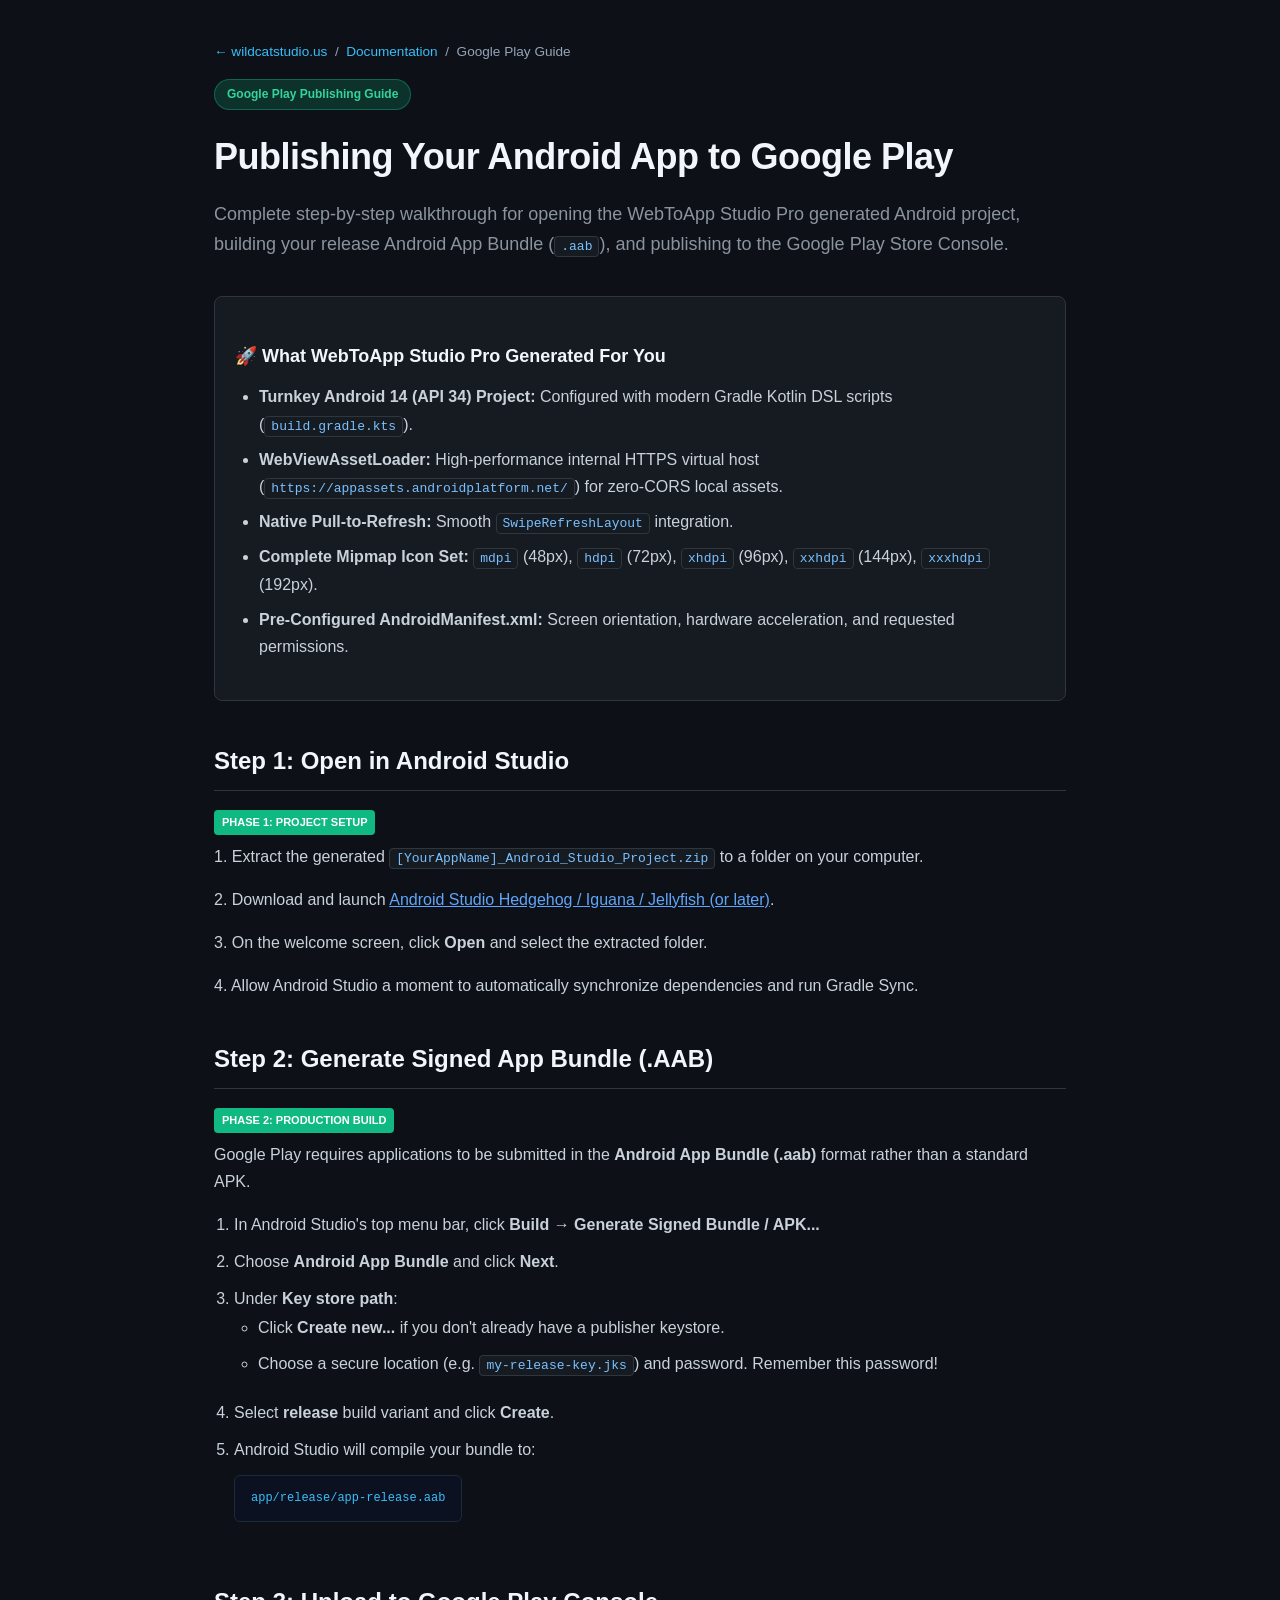
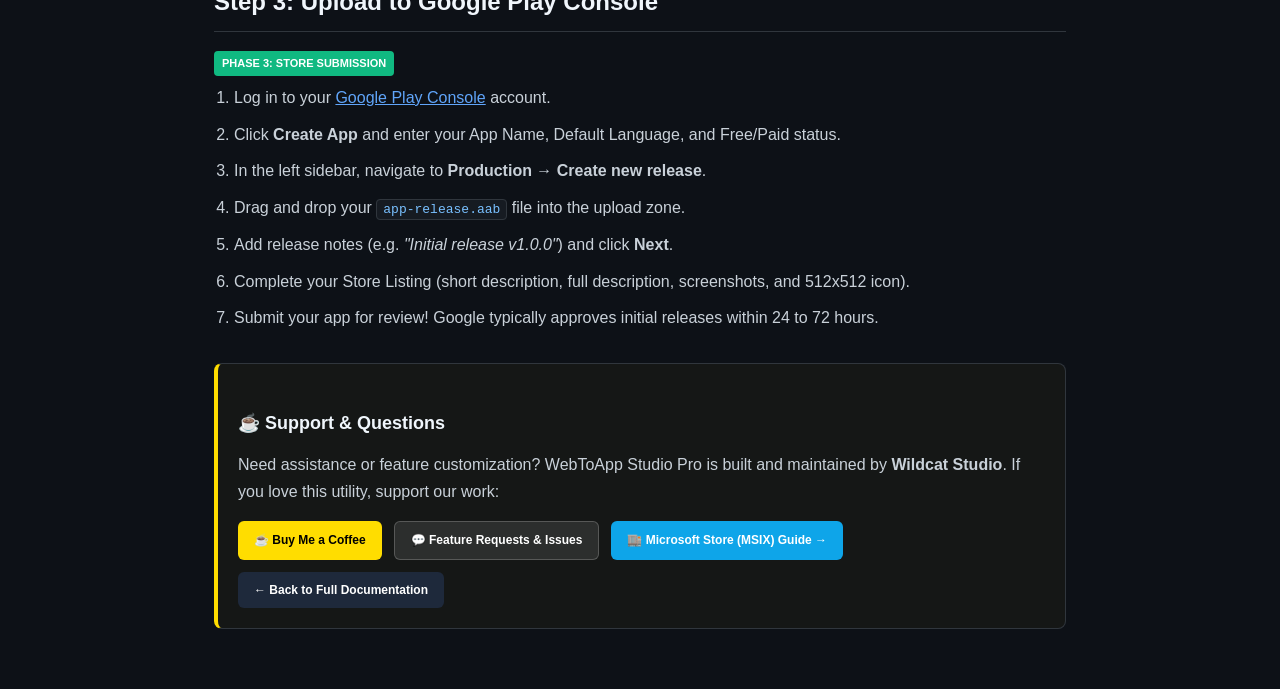
<file: docs/google-play-guide.html>
<!DOCTYPE html>
<html lang="en">
<head>
    <meta charset="UTF-8">
    <meta name="viewport" content="width=device-width, initial-scale=1.0">
  <script src="/js/clean-url.js"></script>
    
    <!-- Primary Meta Tags -->
    <title>Google Play Publishing Guide - WebToApp Studio Pro</title>
    <meta name="title" content="Google Play Publishing Guide - WebToApp Studio Pro">
    <meta name="description" content="Step-by-step tutorial for publishing your WebToApp Studio Pro generated Android app to the Google Play Store Console. Learn how to build signed Android App Bundles (.aab).">
    <meta name="theme-color" content="#10b981">
    <link rel="canonical" href="https://wildcatstudio.us/docs/google-play-guide.html">
    <meta name="robots" content="index, follow, max-snippet:-1, max-image-preview:large, max-video-preview:-1">

    <!-- Open Graph / Facebook -->
    <meta property="og:type" content="article">
    <meta property="og:url" content="https://wildcatstudio.us/docs/google-play-guide.html">
    <meta property="og:title" content="Google Play Publishing Guide - WebToApp Studio Pro">
    <meta property="og:description" content="Step-by-step tutorial for publishing WebToApp Studio Pro Android apps to Google Play as signed .aab bundles.">
    <meta property="og:image" content="https://wildcatstudio.us/preview.png">
    <meta property="og:image:width" content="1200">
    <meta property="og:image:height" content="630">

    <!-- Twitter -->
    <meta property="twitter:card" content="summary_large_image">
    <meta property="twitter:url" content="https://wildcatstudio.us/docs/google-play-guide.html">
    <meta property="twitter:title" content="Google Play Publishing Guide - WebToApp Studio Pro">
    <meta property="twitter:description" content="Step-by-step tutorial for publishing WebToApp Studio Pro Android apps to Google Play as signed .aab bundles.">
    <meta property="twitter:image" content="https://wildcatstudio.us/preview.png">

    <!-- Favicons -->
    <link rel="icon" type="image/png" sizes="192x192" href="../favicon.png">
    <link rel="apple-touch-icon" sizes="180x180" href="../apple-touch-icon.png">
    <link rel="stylesheet" href="css/docs.css">

    <!-- BreadcrumbList Schema -->
    <script type="application/ld+json">
    {
      "@context": "https://schema.org",
      "@type": "BreadcrumbList",
      "itemListElement": [
        {
          "@type": "ListItem",
          "position": 1,
          "name": "Home",
          "item": "https://wildcatstudio.us/"
        },
        {
          "@type": "ListItem",
          "position": 2,
          "name": "Documentation",
          "item": "https://wildcatstudio.us/docs/"
        },
        {
          "@type": "ListItem",
          "position": 3,
          "name": "Google Play Guide",
          "item": "https://wildcatstudio.us/docs/google-play-guide.html"
        }
      ]
    }
    </script>
    <style>
        .step-badge {
            display: inline-block;
            background: #10b981;
            color: #ffffff;
            font-weight: 700;
            font-size: 11px;
            padding: 3px 8px;
            border-radius: 4px;
            margin-bottom: 8px;
            text-transform: uppercase;
        }
        .code-box {
            background: #0b1120;
            border: 1px solid #1e293b;
            border-radius: 6px;
            padding: 12px 16px;
            font-family: Consolas, monospace;
            font-size: 12px;
            color: #38bdf8;
            margin: 10px 0;
            overflow-x: auto;
        }
        .breadcrumb-nav {
            margin-bottom: 16px;
            font-size: 0.85rem;
            color: #94a3b8;
        }
        .breadcrumb-nav a {
            color: #38bdf8;
            text-decoration: none;
        }
        .breadcrumb-nav a:hover {
            text-decoration: underline;
        }
    </style>
</head>
<body>
    <main class="docs-content" style="max-width: 900px; margin: 40px auto; padding: 0 24px;">
        <nav class="breadcrumb-nav" aria-label="Breadcrumb">
            <a href="../index.html">&larr; wildcatstudio.us</a> &nbsp;/&nbsp; 
            <a href="index.html">Documentation</a> &nbsp;/&nbsp; 
            <span>Google Play Guide</span>
        </nav>
        <span class="hero-badge" style="background: rgba(16, 185, 129, 0.2); color: #34d399; border-color: rgba(16, 185, 129, 0.4);">Google Play Publishing Guide</span>
        <h1>Publishing Your Android App to Google Play</h1>
        <p class="lead">Complete step-by-step walkthrough for opening the WebToApp Studio Pro generated Android project, building your release Android App Bundle (<code>.aab</code>), and publishing to the Google Play Store Console.</p>

        <div class="card-box" style="margin-bottom: 24px;">
            <h3>🚀 What WebToApp Studio Pro Generated For You</h3>
            <ul>
                <li><strong>Turnkey Android 14 (API 34) Project:</strong> Configured with modern Gradle Kotlin DSL scripts (<code>build.gradle.kts</code>).</li>
                <li><strong>WebViewAssetLoader:</strong> High-performance internal HTTPS virtual host (<code>https://appassets.androidplatform.net/</code>) for zero-CORS local assets.</li>
                <li><strong>Native Pull-to-Refresh:</strong> Smooth <code>SwipeRefreshLayout</code> integration.</li>
                <li><strong>Complete Mipmap Icon Set:</strong> <code>mdpi</code> (48px), <code>hdpi</code> (72px), <code>xhdpi</code> (96px), <code>xxhdpi</code> (144px), <code>xxxhdpi</code> (192px).</li>
                <li><strong>Pre-Configured AndroidManifest.xml:</strong> Screen orientation, hardware acceleration, and requested permissions.</li>
            </ul>
        </div>

        <section>
            <h2>Step 1: Open in Android Studio</h2>
            <span class="step-badge">Phase 1: Project Setup</span>
            <p>1. Extract the generated <code>[YourAppName]_Android_Studio_Project.zip</code> to a folder on your computer.</p>
            <p>2. Download and launch <a href="https://developer.android.com/studio" target="_blank" style="color: #60a5fa;">Android Studio Hedgehog / Iguana / Jellyfish (or later)</a>.</p>
            <p>3. On the welcome screen, click <strong>Open</strong> and select the extracted folder.</p>
            <p>4. Allow Android Studio a moment to automatically synchronize dependencies and run Gradle Sync.</p>
        </section>

        <section style="margin-top: 24px;">
            <h2>Step 2: Generate Signed App Bundle (.AAB)</h2>
            <span class="step-badge">Phase 2: Production Build</span>
            <p>Google Play requires applications to be submitted in the <strong>Android App Bundle (.aab)</strong> format rather than a standard APK.</p>
            <ol style="margin-left: 20px; line-height: 1.8;">
                <li>In Android Studio's top menu bar, click <strong>Build &rarr; Generate Signed Bundle / APK...</strong></li>
                <li>Choose <strong>Android App Bundle</strong> and click <strong>Next</strong>.</li>
                <li>Under <strong>Key store path</strong>:
                    <ul>
                        <li>Click <strong>Create new...</strong> if you don't already have a publisher keystore.</li>
                        <li>Choose a secure location (e.g. <code>my-release-key.jks</code>) and password. Remember this password!</li>
                    </ul>
                </li>
                <li>Select <strong>release</strong> build variant and click <strong>Create</strong>.</li>
                <li>Android Studio will compile your bundle to: <br><code class="code-box" style="display:inline-block;">app/release/app-release.aab</code></li>
            </ol>
        </section>

        <section style="margin-top: 24px;">
            <h2>Step 3: Upload to Google Play Console</h2>
            <span class="step-badge">Phase 3: Store Submission</span>
            <ol style="margin-left: 20px; line-height: 1.8;">
                <li>Log in to your <a href="https://play.google.com/console" target="_blank" style="color: #60a5fa;">Google Play Console</a> account.</li>
                <li>Click <strong>Create App</strong> and enter your App Name, Default Language, and Free/Paid status.</li>
                <li>In the left sidebar, navigate to <strong>Production &rarr; Create new release</strong>.</li>
                <li>Drag and drop your <code>app-release.aab</code> file into the upload zone.</li>
                <li>Add release notes (e.g. <em>"Initial release v1.0.0"</em>) and click <strong>Next</strong>.</li>
                <li>Complete your Store Listing (short description, full description, screenshots, and 512x512 icon).</li>
                <li>Submit your app for review! Google typically approves initial releases within 24 to 72 hours.</li>
            </ol>
        </section>

        <section style="margin-top: 30px;">
            <div class="card-box" style="border-left: 4px solid #FFDD00; background: rgba(255, 221, 0, 0.03);">
                <h3>☕ Support & Questions</h3>
                <p>Need assistance or feature customization? WebToApp Studio Pro is built and maintained by <strong>Wildcat Studio</strong>. If you love this utility, support our work:</p>
                <div style="display: flex; gap: 12px; margin-top: 12px; flex-wrap: wrap;">
                    <a href="https://buymeacoffee.com/wildcatstudio" target="_blank" style="display: inline-flex; align-items: center; gap: 8px; background: #FFDD00; color: #000000; font-weight: 700; padding: 8px 16px; border-radius: 6px; text-decoration: none; font-size: 12px;">
                        <span>☕ Buy Me a Coffee</span>
                    </a>
                    <a href="https://github.com/djacidfx/webtoapp-releases/issues" target="_blank" style="display: inline-flex; align-items: center; gap: 8px; background: rgba(255, 255, 255, 0.1); color: #ffffff; font-weight: 600; padding: 8px 16px; border-radius: 6px; text-decoration: none; font-size: 12px; border: 1px solid rgba(255, 255, 255, 0.2);">
                        <span>💬 Feature Requests & Issues</span>
                    </a>
                    <a href="microsoft-store-guide.html" style="display: inline-flex; align-items: center; gap: 8px; background: #0ea5e9; color: #ffffff; font-weight: 600; padding: 8px 16px; border-radius: 6px; text-decoration: none; font-size: 12px;">
                        <span>🏬 Microsoft Store (MSIX) Guide &rarr;</span>
                    </a>
                    <a href="index.html" style="display: inline-flex; align-items: center; gap: 8px; background: #1e293b; color: #ffffff; font-weight: 600; padding: 8px 16px; border-radius: 6px; text-decoration: none; font-size: 12px;">
                        <span>&larr; Back to Full Documentation</span>
                    </a>
                </div>
            </div>
        </section>
    </main>
</body>
</html>
</file>
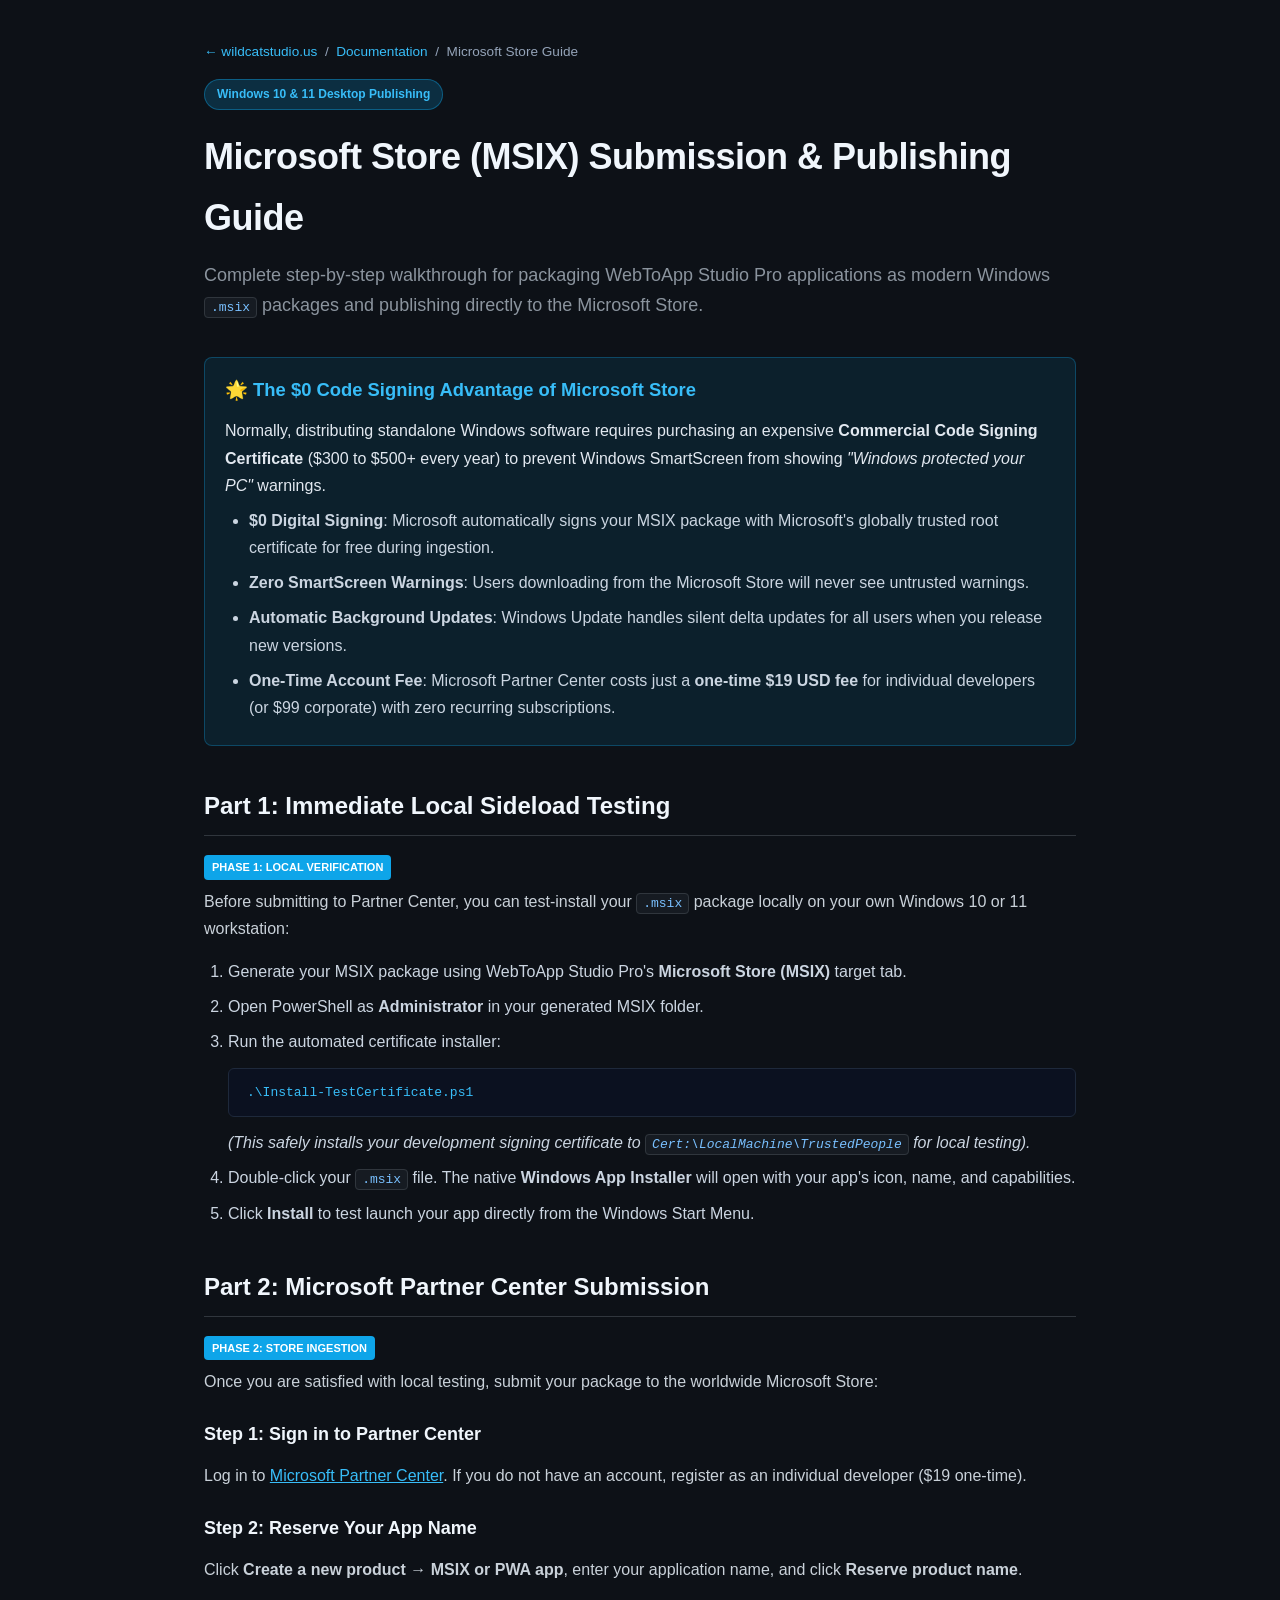
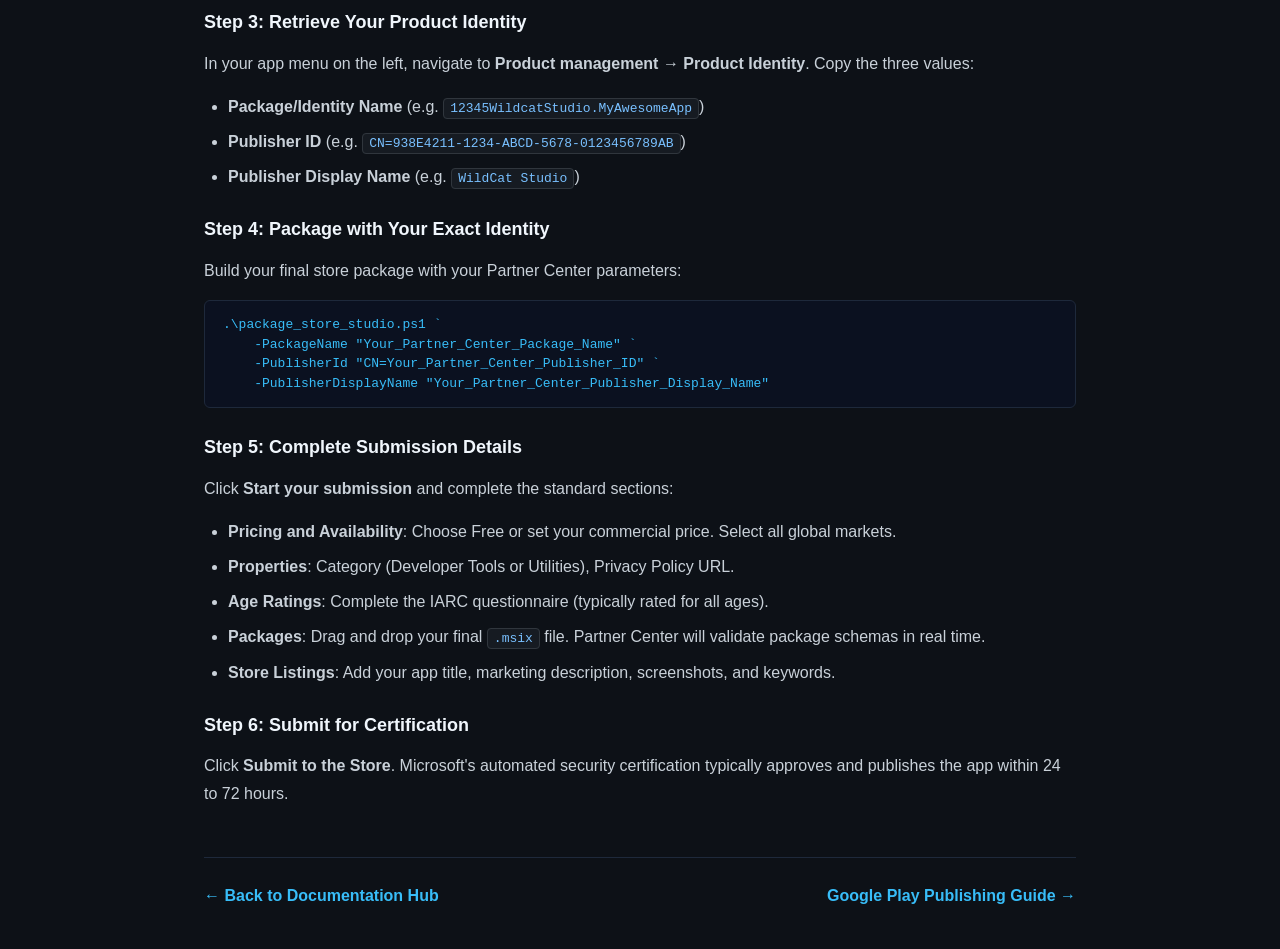
<file: docs/microsoft-store-guide.html>
<!DOCTYPE html>
<html lang="en">
<head>
    <meta charset="UTF-8">
    <meta name="viewport" content="width=device-width, initial-scale=1.0">
  <script src="/js/clean-url.js"></script>
    
    <!-- Primary Meta Tags -->
    <title>Microsoft Store (MSIX) Submission Guide - WebToApp Studio Pro</title>
    <meta name="title" content="Microsoft Store (MSIX) Submission Guide - WebToApp Studio Pro">
    <meta name="description" content="Step-by-step guide to publishing WebToApp Studio Pro applications to the Microsoft Store as MSIX packages. Learn about $0 free code signing, Partner Center setup, and automatic updates.">
    <meta name="theme-color" content="#1d68bd">
    <link rel="canonical" href="https://wildcatstudio.us/docs/microsoft-store-guide.html">
    <meta name="robots" content="index, follow, max-snippet:-1, max-image-preview:large, max-video-preview:-1">

    <!-- Open Graph / Facebook -->
    <meta property="og:type" content="article">
    <meta property="og:url" content="https://wildcatstudio.us/docs/microsoft-store-guide.html">
    <meta property="og:title" content="Microsoft Store (MSIX) Submission Guide - WebToApp Studio Pro">
    <meta property="og:description" content="Publish your web apps to the Microsoft Store with free automated code signing, zero SmartScreen warnings, and automatic background updates.">
    <meta property="og:image" content="https://wildcatstudio.us/preview.png">
    <meta property="og:image:width" content="1200">
    <meta property="og:image:height" content="630">

    <!-- Twitter -->
    <meta property="twitter:card" content="summary_large_image">
    <meta property="twitter:url" content="https://wildcatstudio.us/docs/microsoft-store-guide.html">
    <meta property="twitter:title" content="Microsoft Store (MSIX) Submission Guide - WebToApp Studio Pro">
    <meta property="twitter:description" content="Publish your web apps to the Microsoft Store with free automated code signing and zero SmartScreen warnings.">
    <meta property="twitter:image" content="https://wildcatstudio.us/preview.png">

    <!-- Favicon -->
    <link rel="icon" type="image/png" sizes="192x192" href="../favicon.png">
    <link rel="apple-touch-icon" sizes="180x180" href="../apple-touch-icon.png">
    <link rel="stylesheet" href="css/docs.css">

    <!-- BreadcrumbList Schema -->
    <script type="application/ld+json">
    {
      "@context": "https://schema.org",
      "@type": "BreadcrumbList",
      "itemListElement": [
        {
          "@type": "ListItem",
          "position": 1,
          "name": "Home",
          "item": "https://wildcatstudio.us/"
        },
        {
          "@type": "ListItem",
          "position": 2,
          "name": "Documentation",
          "item": "https://wildcatstudio.us/docs/"
        },
        {
          "@type": "ListItem",
          "position": 3,
          "name": "Microsoft Store Guide",
          "item": "https://wildcatstudio.us/docs/microsoft-store-guide.html"
        }
      ]
    }
    </script>

    <style>
        .step-badge {
            display: inline-block;
            background: #0ea5e9;
            color: #ffffff;
            font-weight: 700;
            font-size: 11px;
            padding: 3px 8px;
            border-radius: 4px;
            margin-bottom: 8px;
            text-transform: uppercase;
        }
        .code-box {
            background: #0b1120;
            border: 1px solid #1e293b;
            border-radius: 6px;
            padding: 14px 18px;
            font-family: Consolas, monospace;
            font-size: 13px;
            color: #38bdf8;
            margin: 12px 0;
            overflow-x: auto;
            line-height: 1.5;
        }
        .highlight-advantage {
            background: rgba(14, 165, 233, 0.1);
            border: 1px solid rgba(14, 165, 233, 0.3);
            border-radius: 8px;
            padding: 16px 20px;
            margin: 20px 0;
        }
        .highlight-advantage h3 {
            color: #38bdf8;
            margin-top: 0;
            font-size: 1.15rem;
        }
        .breadcrumb-nav {
            margin-bottom: 16px;
            font-size: 0.85rem;
            color: #94a3b8;
        }
        .breadcrumb-nav a {
            color: #38bdf8;
            text-decoration: none;
        }
        .breadcrumb-nav a:hover {
            text-decoration: underline;
        }
    </style>
</head>
<body>
    <main class="docs-content" style="max-width: 920px; margin: 40px auto; padding: 0 24px;">
        <nav class="breadcrumb-nav" aria-label="Breadcrumb">
            <a href="../index.html">&larr; wildcatstudio.us</a> &nbsp;/&nbsp; 
            <a href="index.html">Documentation</a> &nbsp;/&nbsp; 
            <span>Microsoft Store Guide</span>
        </nav>

        <span class="hero-badge" style="background: rgba(14, 165, 233, 0.2); color: #38bdf8; border-color: rgba(14, 165, 233, 0.4);">Windows 10 & 11 Desktop Publishing</span>
        <h1>Microsoft Store (MSIX) Submission & Publishing Guide</h1>
        <p class="lead">Complete step-by-step walkthrough for packaging WebToApp Studio Pro applications as modern Windows <code>.msix</code> packages and publishing directly to the Microsoft Store.</p>

        <div class="highlight-advantage">
            <h3>🌟 The $0 Code Signing Advantage of Microsoft Store</h3>
            <p style="margin-bottom: 8px; color: #e2e8f0;">Normally, distributing standalone Windows software requires purchasing an expensive <strong>Commercial Code Signing Certificate</strong> ($300 to $500+ every year) to prevent Windows SmartScreen from showing <em>"Windows protected your PC"</em> warnings.</p>
            <ul style="color: #cbd5e1; margin-bottom: 0;">
                <li><strong>$0 Digital Signing</strong>: Microsoft automatically signs your MSIX package with Microsoft's globally trusted root certificate for free during ingestion.</li>
                <li><strong>Zero SmartScreen Warnings</strong>: Users downloading from the Microsoft Store will never see untrusted warnings.</li>
                <li><strong>Automatic Background Updates</strong>: Windows Update handles silent delta updates for all users when you release new versions.</li>
                <li><strong>One-Time Account Fee</strong>: Microsoft Partner Center costs just a <strong>one-time $19 USD fee</strong> for individual developers (or $99 corporate) with zero recurring subscriptions.</li>
            </ul>
        </div>

        <!-- Sideload Testing -->
        <section id="sideload">
            <h2>Part 1: Immediate Local Sideload Testing</h2>
            <span class="step-badge">Phase 1: Local Verification</span>
            <p>Before submitting to Partner Center, you can test-install your <code>.msix</code> package locally on your own Windows 10 or 11 workstation:</p>
            
            <ol style="color: #cbd5e1; line-height: 1.7;">
                <li>Generate your MSIX package using WebToApp Studio Pro's <strong>Microsoft Store (MSIX)</strong> target tab.</li>
                <li>Open PowerShell as <strong>Administrator</strong> in your generated MSIX folder.</li>
                <li>Run the automated certificate installer:
                    <div class="code-box">.\Install-TestCertificate.ps1</div>
                    <em>(This safely installs your development signing certificate to <code>Cert:\LocalMachine\TrustedPeople</code> for local testing).</em>
                </li>
                <li>Double-click your <code>.msix</code> file. The native <strong>Windows App Installer</strong> will open with your app's icon, name, and capabilities.</li>
                <li>Click <strong>Install</strong> to test launch your app directly from the Windows Start Menu.</li>
            </ol>
        </section>

        <!-- Partner Center -->
        <section id="partner-center" style="margin-top: 36px;">
            <h2>Part 2: Microsoft Partner Center Submission</h2>
            <span class="step-badge">Phase 2: Store Ingestion</span>
            <p>Once you are satisfied with local testing, submit your package to the worldwide Microsoft Store:</p>

            <h3>Step 1: Sign in to Partner Center</h3>
            <p>Log in to <a href="https://partner.microsoft.com/dashboard/apps-and-games/overview" target="_blank" rel="noopener" style="color: #38bdf8;">Microsoft Partner Center</a>. If you do not have an account, register as an individual developer ($19 one-time).</p>

            <h3>Step 2: Reserve Your App Name</h3>
            <p>Click <strong>Create a new product</strong> &rarr; <strong>MSIX or PWA app</strong>, enter your application name, and click <strong>Reserve product name</strong>.</p>

            <h3>Step 3: Retrieve Your Product Identity</h3>
            <p>In your app menu on the left, navigate to <strong>Product management &rarr; Product Identity</strong>. Copy the three values:</p>
            <ul>
                <li><strong>Package/Identity Name</strong> (e.g. <code>12345WildcatStudio.MyAwesomeApp</code>)</li>
                <li><strong>Publisher ID</strong> (e.g. <code>CN=938E4211-1234-ABCD-5678-0123456789AB</code>)</li>
                <li><strong>Publisher Display Name</strong> (e.g. <code>WildCat Studio</code>)</li>
            </ul>

            <h3>Step 4: Package with Your Exact Identity</h3>
            <p>Build your final store package with your Partner Center parameters:</p>
            <div class="code-box">.\package_store_studio.ps1 `<br>
&nbsp;&nbsp;&nbsp;&nbsp;-PackageName "Your_Partner_Center_Package_Name" `<br>
&nbsp;&nbsp;&nbsp;&nbsp;-PublisherId "CN=Your_Partner_Center_Publisher_ID" `<br>
&nbsp;&nbsp;&nbsp;&nbsp;-PublisherDisplayName "Your_Partner_Center_Publisher_Display_Name"</div>

            <h3>Step 5: Complete Submission Details</h3>
            <p>Click <strong>Start your submission</strong> and complete the standard sections:</p>
            <ul>
                <li><strong>Pricing and Availability</strong>: Choose Free or set your commercial price. Select all global markets.</li>
                <li><strong>Properties</strong>: Category (Developer Tools or Utilities), Privacy Policy URL.</li>
                <li><strong>Age Ratings</strong>: Complete the IARC questionnaire (typically rated for all ages).</li>
                <li><strong>Packages</strong>: Drag and drop your final <code>.msix</code> file. Partner Center will validate package schemas in real time.</li>
                <li><strong>Store Listings</strong>: Add your app title, marketing description, screenshots, and keywords.</li>
            </ul>

            <h3>Step 6: Submit for Certification</h3>
            <p>Click <strong>Submit to the Store</strong>. Microsoft's automated security certification typically approves and publishes the app within 24 to 72 hours.</p>
        </section>

        <div style="margin-top: 50px; padding-top: 24px; border-top: 1px solid #1e293b; display: flex; justify-content: space-between; align-items: center; flex-wrap: wrap; gap: 16px;">
            <a href="index.html" style="color: #38bdf8; text-decoration: none; font-weight: 600;">&larr; Back to Documentation Hub</a>
            <a href="google-play-guide.html" style="color: #38bdf8; text-decoration: none; font-weight: 600;">Google Play Publishing Guide &rarr;</a>
        </div>
    </main>
</body>
</html>
</file>
<file: css/style.css>
/* ==========================================================================
   WildCat Studio - WebToApp Studio Pro Official Website
   Theme: Medium Blue (Primary) & Bold Red (Secondary)
   ========================================================================== */

:root {
  /* Color Palette */
  --blue-primary: #1d68bd;
  --blue-light: #3b82f6;
  --blue-dark: #134e91;
  --blue-glow: rgba(29, 104, 189, 0.4);
  --blue-subtle: rgba(29, 104, 189, 0.12);

  --red-secondary: #e11d48;
  --red-light: #f43f5e;
  --red-dark: #9f1239;
  --red-glow: rgba(225, 29, 72, 0.4);
  --red-subtle: rgba(225, 29, 72, 0.12);

  --bg-dark: #070b14;
  --bg-surface: #0e1626;
  --bg-surface-elevated: #152037;
  --bg-card: rgba(17, 27, 46, 0.75);
  --border-subtle: rgba(255, 255, 255, 0.08);
  --border-focus: rgba(59, 130, 246, 0.5);

  --text-main: #f8fafc;
  --text-muted: #94a3b8;
  --text-dim: #64748b;

  --font-family: -apple-system, BlinkMacSystemFont, 'Segoe UI', Roboto, Helvetica, Arial, sans-serif;
  --radius-sm: 6px;
  --radius-md: 12px;
  --radius-lg: 18px;
  --radius-full: 9999px;

  --shadow-sm: 0 2px 8px rgba(0, 0, 0, 0.25);
  --shadow-md: 0 8px 24px rgba(0, 0, 0, 0.4);
  --shadow-lg: 0 16px 40px rgba(0, 0, 0, 0.6);
  --shadow-blue: 0 8px 30px var(--blue-glow);
  --shadow-red: 0 8px 30px var(--red-glow);

  --transition-fast: 0.18s ease;
  --transition-normal: 0.3s cubic-bezier(0.16, 1, 0.3, 1);
}

[data-theme="light"] {
  /* Daylight Palette */
  --blue-primary: #1d68bd;
  --blue-light: #2563eb;
  --blue-dark: #1e40af;
  --blue-glow: rgba(29, 104, 189, 0.18);
  --blue-subtle: rgba(29, 104, 189, 0.08);

  --red-secondary: #e11d48;
  --red-light: #f43f5e;
  --red-dark: #be123c;
  --red-glow: rgba(225, 29, 72, 0.18);
  --red-subtle: rgba(225, 29, 72, 0.08);

  --bg-dark: #f8fafc;
  --bg-surface: #ffffff;
  --bg-surface-elevated: #f1f5f9;
  --bg-card: rgba(255, 255, 255, 0.95);
  --border-subtle: rgba(15, 23, 42, 0.09);
  --border-focus: rgba(37, 99, 235, 0.5);

  --text-main: #0f172a;
  --text-muted: #475569;
  --text-dim: #64748b;

  --shadow-sm: 0 1px 3px rgba(0, 0, 0, 0.07);
  --shadow-md: 0 4px 16px rgba(0, 0, 0, 0.06);
  --shadow-lg: 0 12px 32px rgba(0, 0, 0, 0.08);
  --shadow-blue: 0 8px 30px rgba(29, 104, 189, 0.12);
  --shadow-red: 0 8px 30px rgba(225, 29, 72, 0.12);
}

[data-theme="light"] {
  color-scheme: light;
}

html.theme-transition,
html.theme-transition *,
html.theme-transition *::before,
html.theme-transition *::after {
  transition: background-color 0.25s ease, border-color 0.25s ease, color 0.2s ease, box-shadow 0.25s ease !important;
}

*, *::before, *::after {
  box-sizing: border-box;
  margin: 0;
  padding: 0;
}

html {
  scroll-behavior: smooth;
  color-scheme: dark;
}

body {
  background-color: var(--bg-dark);
  color: var(--text-main);
  font-family: var(--font-family);
  line-height: 1.6;
  overflow-x: hidden;
  position: relative;
  min-height: 100vh;
}

code {
  font-family: ui-monospace, SFMono-Regular, Menlo, Monaco, Consolas, "Liberation Mono", "Courier New", monospace;
  font-size: 0.86em;
  padding: 2px 6px;
  border-radius: var(--radius-sm);
  background: rgba(255, 255, 255, 0.08);
  color: #93c5fd;
  border: 1px solid rgba(255, 255, 255, 0.1);
}

/* Background Ambient Lighting */
.bg-glow-blue {
  position: absolute;
  top: -150px;
  left: 20%;
  width: 600px;
  height: 600px;
  background: radial-gradient(circle, rgba(29, 104, 189, 0.22) 0%, rgba(7, 11, 20, 0) 70%);
  pointer-events: none;
  z-index: 0;
}

.bg-glow-red {
  position: absolute;
  top: 100px;
  right: 5%;
  width: 500px;
  height: 500px;
  background: radial-gradient(circle, rgba(225, 29, 72, 0.15) 0%, rgba(7, 11, 20, 0) 70%);
  pointer-events: none;
  z-index: 0;
}

.container {
  max-width: 1220px;
  margin: 0 auto;
  padding: 0 24px;
  position: relative;
  z-index: 1;
}

/* ==========================================================================
   Navigation Bar
   ========================================================================== */
.site-header {
  position: sticky;
  top: 0;
  z-index: 1000;
  background: rgba(7, 11, 20, 0.85);
  backdrop-filter: blur(16px);
  -webkit-backdrop-filter: blur(16px);
  border-bottom: 1px solid var(--border-subtle);
  transition: var(--transition-normal);
}

.header-container {
  display: flex;
  align-items: center;
  justify-content: space-between;
  height: 70px;
  gap: 16px;
}

.brand-link {
  display: flex;
  align-items: center;
  gap: 12px;
  text-decoration: none;
  color: var(--text-main);
  flex-shrink: 0;
}

.brand-icon {
  width: 38px;
  height: 38px;
  background: linear-gradient(135deg, var(--blue-primary), var(--red-secondary));
  border-radius: var(--radius-md);
  display: flex;
  align-items: center;
  justify-content: center;
  box-shadow: 0 4px 14px var(--blue-glow);
  flex-shrink: 0;
}

.brand-icon svg {
  width: 22px;
  height: 22px;
  fill: #fff;
}

.brand-text {
  display: flex;
  flex-direction: column;
  white-space: nowrap;
}

.brand-title {
  font-size: 1.12rem;
  font-weight: 800;
  letter-spacing: -0.02em;
  line-height: 1.2;
  white-space: nowrap;
  background: linear-gradient(to right, #ffffff 30%, #93c5fd 100%);
  -webkit-background-clip: text;
  -webkit-text-fill-color: transparent;
}

.brand-subtitle {
  font-size: 0.68rem;
  text-transform: uppercase;
  letter-spacing: 0.08em;
  color: var(--red-light);
  font-weight: 700;
  white-space: nowrap;
}

.nav-menu {
  display: flex;
  align-items: center;
}

.nav-links {
  display: flex;
  align-items: center;
  gap: clamp(4px, 1.1vw, 14px);
  list-style: none;
  margin: 0;
  padding: 0;
}

.nav-link {
  color: var(--text-muted);
  text-decoration: none;
  font-size: 0.88rem;
  font-weight: 500;
  padding: 6px 10px;
  border-radius: var(--radius-sm);
  white-space: nowrap;
  transition: color 0.15s ease, background-color 0.15s ease;
  display: inline-flex;
  align-items: center;
}

.nav-link:hover {
  color: #ffffff;
  background-color: rgba(255, 255, 255, 0.08);
}

.nav-item-mobile-only {
  display: none;
}

.nav-actions {
  display: flex;
  align-items: center;
  gap: 10px;
  flex-shrink: 0;
}

/* Theme Toggle Button */
.theme-toggle-btn {
  width: 36px;
  height: 36px;
  border-radius: var(--radius-sm);
  border: 1px solid var(--border-subtle);
  background: var(--bg-surface-elevated);
  color: var(--text-muted);
  display: inline-flex;
  align-items: center;
  justify-content: center;
  cursor: pointer;
  padding: 0;
  transition: color 0.15s ease, background-color 0.15s ease, border-color 0.15s ease, transform 0.15s ease;
  flex-shrink: 0;
}

.theme-toggle-btn:hover {
  color: var(--text-main);
  background: var(--border-subtle);
  border-color: var(--border-focus);
}

.theme-toggle-btn:active {
  transform: scale(0.94);
}

.theme-toggle-btn .icon-sun {
  display: block;
}

.theme-toggle-btn .icon-moon {
  display: none;
}

[data-theme="light"] .theme-toggle-btn .icon-sun {
  display: none;
}

[data-theme="light"] .theme-toggle-btn .icon-moon {
  display: block;
}

/* Light Mode Specific Overrides */
[data-theme="light"] .site-header {
  background: rgba(255, 255, 255, 0.9);
  border-bottom: 1px solid rgba(15, 23, 42, 0.08);
  box-shadow: 0 1px 4px rgba(0, 0, 0, 0.04);
}

[data-theme="light"] .brand-title {
  background: linear-gradient(to right, #0f172a 30%, #1d68bd 100%);
  -webkit-background-clip: text;
  -webkit-text-fill-color: transparent;
}

[data-theme="light"] .nav-link:hover {
  color: #0f172a;
  background-color: rgba(0, 0, 0, 0.05);
}

[data-theme="light"] .bg-glow-blue {
  background: radial-gradient(circle, rgba(29, 104, 189, 0.09) 0%, rgba(248, 250, 252, 0) 70%);
}

[data-theme="light"] .bg-glow-red {
  background: radial-gradient(circle, rgba(225, 29, 72, 0.07) 0%, rgba(248, 250, 252, 0) 70%);
}

[data-theme="light"] .mockup-window {
  box-shadow: 0 16px 48px rgba(0, 0, 0, 0.1), 0 0 30px rgba(29, 104, 189, 0.08);
  border-color: rgba(15, 23, 42, 0.12);
}

[data-theme="light"] .mockup-titlebar {
  background: #f1f5f9;
  border-bottom: 1px solid #e2e8f0;
}

[data-theme="light"] .mockup-addressbar {
  background: #ffffff;
  border: 1px solid #cbd5e1;
  color: #475569;
}

[data-theme="light"] .mockup-presets {
  background: #f8fafc;
  border-bottom: 1px solid #e2e8f0;
}

[data-theme="light"] .mockup-presets-label {
  color: #64748b;
}

[data-theme="light"] .preset-btn {
  color: #475569;
}

[data-theme="light"] .preset-btn:hover {
  color: #0f172a;
  background: #e2e8f0;
}

[data-theme="light"] .preset-btn.active {
  color: #ffffff;
  background: var(--blue-primary);
}

[data-theme="light"] .studio-input {
  background: #ffffff;
  border: 1px solid #cbd5e1;
  color: #0f172a;
}

[data-theme="light"] .shape-btn {
  background: #f1f5f9;
  border: 1px solid #cbd5e1;
  color: #334155;
}

[data-theme="light"] .studio-displays {
  background: #f8fafc;
  border-color: var(--border-subtle);
}

[data-theme="light"] .mockup-item {
  background: #ffffff;
  border-color: rgba(15, 23, 42, 0.08);
  box-shadow: var(--shadow-sm);
}

[data-theme="light"] .integrity-box {
  background: #ffffff;
  box-shadow: var(--shadow-sm);
}

[data-theme="light"] .hash-code {
  background: #f1f5f9;
  color: #475569;
}

[data-theme="light"] .copy-hash-btn {
  border-color: #cbd5e1;
  color: #334155;
}

[data-theme="light"] code {
  background: #f1f5f9;
  color: #1e40af;
  border-color: #cbd5e1;
}

[data-theme="light"] .compare-table th {
  background: #f1f5f9;
  color: #0f172a;
  border-bottom: 1px solid #e2e8f0;
}

[data-theme="light"] .compare-table td {
  border-bottom: 1px solid #e2e8f0;
}

[data-theme="light"] .compare-table td.col-highlight {
  background: rgba(29, 104, 189, 0.06);
  color: var(--blue-primary);
  border-left-color: rgba(29, 104, 189, 0.2);
  border-right-color: rgba(29, 104, 189, 0.2);
}

[data-theme="light"] .feature-tag-chip {
  background: #f1f5f9;
  color: #475569;
  border-color: #e2e8f0;
}

[data-theme="light"] .studio-interactive-box {
  background: linear-gradient(135deg, #ffffff, #f8fafc);
  border-color: rgba(37, 99, 235, 0.22);
  box-shadow: 0 16px 40px rgba(0, 0, 0, 0.06), 0 0 25px rgba(29, 104, 189, 0.06);
}

[data-theme="light"] .control-label {
  color: #334155;
}

[data-theme="light"] .support-hub-card {
  background: radial-gradient(circle at 80% 20%, rgba(225, 29, 72, 0.08) 0%, rgba(255, 255, 255, 0.98) 70%);
  border-color: rgba(225, 29, 72, 0.25);
  box-shadow: var(--shadow-lg);
}

[data-theme="light"] .support-copy p {
  color: #475569;
}

[data-theme="light"] .support-quote-box {
  background: #f8fafc;
  border: 1px solid #e2e8f0;
}

[data-theme="light"] .support-quote-box p {
  color: #334155;
}

[data-theme="light"] .channel-card {
  background: #ffffff;
  border-color: #e2e8f0;
  box-shadow: 0 2px 8px rgba(0, 0, 0, 0.04);
  color: #0f172a;
}

[data-theme="light"] .channel-card:hover {
  border-color: rgba(37, 99, 235, 0.4);
  box-shadow: 0 8px 24px rgba(0, 0, 0, 0.08);
}

[data-theme="light"] .channel-card.bmac:hover {
  border-color: #eab308;
  box-shadow: 0 8px 24px rgba(234, 179, 8, 0.2);
}

[data-theme="light"] .channel-title {
  color: #0f172a;
}

[data-theme="light"] .channel-desc {
  color: #475569;
}

[data-theme="light"] .download-pkg-card {
  background: #ffffff;
  border-color: rgba(15, 23, 42, 0.1);
  box-shadow: 0 4px 16px rgba(0, 0, 0, 0.04);
}

[data-theme="light"] .download-pkg-card.recommended {
  background: linear-gradient(180deg, rgba(37, 99, 235, 0.05) 0%, #ffffff 100%);
  border-color: rgba(37, 99, 235, 0.4);
  box-shadow: 0 12px 32px rgba(37, 99, 235, 0.08);
}

[data-theme="light"] .download-pkg-card:hover {
  border-color: rgba(37, 99, 235, 0.4);
  box-shadow: 0 16px 40px rgba(0, 0, 0, 0.08);
}

[data-theme="light"] .pkg-title {
  color: #0f172a;
}

[data-theme="light"] .pkg-meta {
  color: #475569;
}

[data-theme="light"] .pkg-size {
  color: #475569;
}

[data-theme="light"] .pkg-size.pkg-size-primary {
  color: #1d4ed8;
}

[data-theme="light"] .pkg-feature-box.box-green {
  background: #f0fdf4;
  border-color: #bbf7d0;
  color: #166534;
}

[data-theme="light"] .pkg-feature-box.box-blue {
  background: #eff6ff;
  border-color: #bfdbfe;
  color: #1e40af;
}

[data-theme="light"] .pkg-feature-box-title.title-green {
  color: #15803d;
}

[data-theme="light"] .pkg-feature-box-title.title-blue {
  color: #1d4ed8;
}

[data-theme="light"] .pkg-link-blue {
  color: var(--blue-primary);
}

[data-theme="light"] .hash-filename {
  color: #0f172a;
}

[data-theme="light"] .integrity-notice {
  background: #f8fafc;
  border-color: #e2e8f0;
  color: #334155;
}

[data-theme="light"] .faq-item {
  background: #ffffff;
  border-color: rgba(15, 23, 42, 0.09);
}

[data-theme="light"] .faq-question {
  color: #0f172a;
}

[data-theme="light"] .faq-answer {
  color: #334155;
}

[data-theme="light"] .faq-doc-link {
  color: var(--blue-primary);
}

[data-theme="light"] .faq-doc-link:hover {
  text-decoration: underline;
}

[data-theme="light"] .roadmap-card {
  background: #ffffff;
  border-color: rgba(15, 23, 42, 0.1);
  box-shadow: 0 4px 16px rgba(0, 0, 0, 0.04);
}

[data-theme="light"] .roadmap-card:hover {
  border-color: rgba(37, 99, 235, 0.4);
  box-shadow: 0 16px 36px rgba(0, 0, 0, 0.08), 0 0 20px rgba(29, 104, 189, 0.08);
}

[data-theme="light"] .roadmap-card.shipped {
  background: linear-gradient(180deg, rgba(16, 185, 129, 0.06) 0%, #ffffff 100%);
  border-color: rgba(16, 185, 129, 0.35);
  box-shadow: 0 4px 18px rgba(16, 185, 129, 0.08);
}

[data-theme="light"] .roadmap-card.active-dev {
  background: linear-gradient(180deg, rgba(37, 99, 235, 0.06) 0%, #ffffff 100%);
  border-color: rgba(37, 99, 235, 0.35);
  box-shadow: 0 4px 18px rgba(37, 99, 235, 0.08);
}

[data-theme="light"] .roadmap-card.research {
  background: linear-gradient(180deg, rgba(245, 158, 11, 0.06) 0%, #ffffff 100%);
  border-color: rgba(245, 158, 11, 0.35);
  box-shadow: 0 4px 18px rgba(245, 158, 11, 0.08);
}

[data-theme="light"] .roadmap-title {
  color: #0f172a;
}

[data-theme="light"] .roadmap-desc {
  color: #475569;
}

[data-theme="light"] .roadmap-meta {
  border-top: 1px solid #e2e8f0;
  color: #64748b;
}

[data-theme="light"] .roadmap-eta.eta-shipped {
  color: #047857;
}

[data-theme="light"] .roadmap-eta.eta-progress {
  color: #1d4ed8;
}

[data-theme="light"] .roadmap-eta.eta-planned {
  color: #be123c;
}

[data-theme="light"] .badge-shipped {
  background: rgba(16, 185, 129, 0.12);
  color: #065f46;
  border-color: rgba(16, 185, 129, 0.35);
}

[data-theme="light"] .badge-in-progress {
  background: rgba(37, 99, 235, 0.1);
  color: #1e40af;
  border-color: rgba(37, 99, 235, 0.35);
}

[data-theme="light"] .badge-planned {
  background: rgba(147, 51, 234, 0.1);
  color: #6b21a8;
  border-color: rgba(147, 51, 234, 0.35);
}

[data-theme="light"] .badge-community {
  background: rgba(225, 29, 72, 0.1);
  color: #9f1239;
  border-color: rgba(225, 29, 72, 0.35);
}

[data-theme="light"] .badge-research {
  background: rgba(245, 158, 11, 0.12);
  color: #92400e;
  border-color: rgba(245, 158, 11, 0.35);
}

[data-theme="light"] .feature-request-card {
  background: radial-gradient(circle at 10% 20%, rgba(29, 104, 189, 0.05) 0%, #ffffff 80%);
  border: 2px solid rgba(37, 99, 235, 0.25);
  box-shadow: 0 16px 40px rgba(0, 0, 0, 0.06), 0 0 25px rgba(29, 104, 189, 0.06);
}

[data-theme="light"] .request-guide-header h3 {
  color: #0f172a;
}

[data-theme="light"] .request-guide-header p {
  color: #334155;
}

[data-theme="light"] .request-step-bullet {
  background: #f8fafc;
  border: 1px solid #e2e8f0;
  color: #334155;
}

[data-theme="light"] .request-step-bullet:hover {
  background: #ffffff;
  border-color: rgba(37, 99, 235, 0.4);
  box-shadow: 0 4px 14px rgba(0, 0, 0, 0.05);
}

[data-theme="light"] .request-step-bullet strong {
  color: #0f172a;
}

[data-theme="light"] .inline-link {
  color: var(--blue-primary);
}

[data-theme="light"] .site-footer {
  background: #ffffff;
  border-top: 1px solid rgba(15, 23, 42, 0.08);
}

[data-theme="light"] .footer-link:hover {
  color: var(--blue-primary);
}

[data-theme="light"] .footer-bottom {
  border-top-color: rgba(15, 23, 42, 0.08);
  color: var(--text-muted);
}

[data-theme="light"] .footer-brand-title {
  background: linear-gradient(to right, #0f172a 30%, #1d68bd 100%);
  -webkit-background-clip: text;
  -webkit-text-fill-color: transparent;
}

.btn-header-cta {
  background: linear-gradient(135deg, var(--blue-primary), var(--blue-dark));
  color: #ffffff;
  border: 1px solid rgba(147, 197, 253, 0.35);
  box-shadow: 0 2px 10px var(--blue-glow);
  white-space: nowrap;
  font-size: 0.84rem;
  padding: 7px 14px;
  border-radius: var(--radius-sm);
  gap: 6px;
}

.btn-header-cta:hover {
  background: linear-gradient(135deg, var(--blue-light), var(--blue-primary));
  box-shadow: 0 4px 18px rgba(59, 130, 246, 0.5);
  transform: translateY(-1px);
}

.mobile-toggle {
  display: none;
  background: rgba(255, 255, 255, 0.05);
  border: 1px solid rgba(255, 255, 255, 0.12);
  border-radius: var(--radius-sm);
  color: var(--text-main);
  cursor: pointer;
  padding: 7px;
  align-items: center;
  justify-content: center;
  transition: var(--transition-fast);
}

.mobile-toggle:hover {
  background: rgba(255, 255, 255, 0.12);
  color: #fff;
}

/* ==========================================================================
   Buttons & CTAs
   ========================================================================== */
.btn {
  display: inline-flex;
  align-items: center;
  justify-content: center;
  gap: 8px;
  font-family: inherit;
  font-size: 0.93rem;
  font-weight: 600;
  padding: 10px 20px;
  border-radius: var(--radius-md);
  text-decoration: none;
  cursor: pointer;
  transition: var(--transition-fast);
  border: 1px solid transparent;
}

.btn-primary {
  background: linear-gradient(135deg, var(--blue-primary), var(--blue-dark));
  color: #fff;
  border-color: rgba(255, 255, 255, 0.15);
  box-shadow: 0 4px 16px var(--blue-glow);
}

.btn-primary:hover {
  background: linear-gradient(135deg, var(--blue-light), var(--blue-primary));
  box-shadow: 0 6px 22px rgba(59, 130, 246, 0.5);
  transform: translateY(-2px);
}

.btn-secondary {
  background: var(--bg-surface-elevated);
  color: var(--text-main);
  border-color: var(--border-subtle);
}

.btn-secondary:hover {
  background: rgba(255, 255, 255, 0.1);
  border-color: rgba(255, 255, 255, 0.25);
  transform: translateY(-2px);
}

.btn-support-red {
  background: rgba(225, 29, 72, 0.14);
  color: #fda4af;
  border: 1px solid rgba(244, 63, 94, 0.35);
  box-shadow: 0 2px 10px rgba(225, 29, 72, 0.15);
  position: relative;
  white-space: nowrap;
}

.btn-support-red:hover {
  background: linear-gradient(135deg, var(--red-secondary), var(--red-dark));
  color: #fff;
  border-color: rgba(255, 255, 255, 0.25);
  box-shadow: 0 4px 20px var(--red-glow);
  transform: translateY(-2px);
}

.btn-bmac {
  background: #FFDD00;
  color: #000000;
  font-weight: 700;
  border-color: #E5C700;
  box-shadow: 0 4px 14px rgba(255, 221, 0, 0.35);
}

.btn-bmac:hover {
  background: #FFE433;
  transform: translateY(-2px);
  box-shadow: 0 6px 20px rgba(255, 221, 0, 0.5);
}


.btn-sm {
  padding: 6px 14px;
  font-size: 0.84rem;
  border-radius: var(--radius-sm);
}

.btn-lg {
  padding: 14px 28px;
  font-size: 1.05rem;
  border-radius: var(--radius-md);
}

/* ==========================================================================
   Hero Section
   ========================================================================== */
.hero-section {
  padding: 70px 0 60px;
  text-align: center;
  position: relative;
}

.badge-pill {
  display: inline-flex;
  align-items: center;
  gap: 8px;
  background: var(--blue-subtle);
  border: 1px solid rgba(59, 130, 246, 0.3);
  padding: 6px 16px;
  border-radius: var(--radius-full);
  font-size: 0.84rem;
  font-weight: 600;
  color: #93c5fd;
  margin-bottom: 24px;
  backdrop-filter: blur(8px);
}

.badge-pill .pill-dot {
  width: 8px;
  height: 8px;
  background: var(--red-light);
  border-radius: 50%;
  animation: pulse-dot 2s infinite;
}

@keyframes pulse-dot {
  0% { transform: scale(0.95); box-shadow: 0 0 0 0 rgba(244, 63, 94, 0.7); }
  70% { transform: scale(1.1); box-shadow: 0 0 0 8px rgba(244, 63, 94, 0); }
  100% { transform: scale(0.95); box-shadow: 0 0 0 0 rgba(244, 63, 94, 0); }
}

.hero-title {
  font-size: clamp(2.4rem, 5vw, 4rem);
  font-weight: 850;
  line-height: 1.15;
  letter-spacing: -0.03em;
  margin-bottom: 20px;
  max-width: 950px;
  margin-left: auto;
  margin-right: auto;
}

.hero-title .gradient-text-blue {
  background: linear-gradient(135deg, #60a5fa, #1d68bd);
  -webkit-background-clip: text;
  -webkit-text-fill-color: transparent;
}

.hero-title .gradient-text-red {
  background: linear-gradient(135deg, #f43f5e, #e11d48);
  -webkit-background-clip: text;
  -webkit-text-fill-color: transparent;
}

.hero-subtitle {
  font-size: clamp(1.05rem, 2vw, 1.25rem);
  color: var(--text-muted);
  max-width: 780px;
  margin: 0 auto 34px;
  font-weight: 400;
}

.hero-cta-group {
  display: flex;
  align-items: center;
  justify-content: center;
  gap: 16px;
  flex-wrap: wrap;
  margin-bottom: 50px;
}

/* ==========================================================================
   Simulated Interactive App Window
   ========================================================================== */
.mockup-wrapper {
  max-width: 980px;
  margin: 0 auto;
  position: relative;
}

.mockup-window {
  background: #0f172a;
  border-radius: var(--radius-lg);
  border: 1px solid rgba(255, 255, 255, 0.12);
  box-shadow: 0 24px 60px rgba(0, 0, 0, 0.7), 0 0 40px rgba(29, 104, 189, 0.2);
  overflow: hidden;
  text-align: left;
}

.mockup-titlebar {
  background: #1e293b;
  padding: 10px 16px;
  display: flex;
  align-items: center;
  justify-content: space-between;
  border-bottom: 1px solid rgba(255, 255, 255, 0.08);
}

.window-dots {
  display: flex;
  gap: 7px;
}

.window-dot {
  width: 12px;
  height: 12px;
  border-radius: 50%;
}

.dot-close { background: #ef4444; }
.dot-min { background: #f59e0b; }
.dot-max { background: #10b981; }

.mockup-addressbar {
  display: flex;
  align-items: center;
  gap: 8px;
  background: #0b1120;
  border: 1px solid rgba(255, 255, 255, 0.08);
  border-radius: var(--radius-sm);
  padding: 4px 14px;
  font-size: 0.82rem;
  color: #94a3b8;
  width: 48%;
  font-family: monospace;
}

.address-lock {
  color: #10b981;
}

.window-controls-meta {
  display: flex;
  align-items: center;
  gap: 12px;
  font-size: 0.75rem;
  color: var(--text-dim);
}

.status-badge {
  background: rgba(16, 185, 129, 0.15);
  color: #34d399;
  border: 1px solid rgba(16, 185, 129, 0.3);
  padding: 2px 8px;
  border-radius: 4px;
  font-weight: 600;
  font-size: 0.72rem;
}

/* Mockup Tabs & Viewport */
.mockup-presets {
  display: flex;
  align-items: center;
  gap: 8px;
  padding: 8px 16px;
  background: #131d33;
  border-bottom: 1px solid rgba(255, 255, 255, 0.05);
  flex-wrap: wrap;
}

.mockup-presets-label {
  font-size: 0.72rem;
  font-weight: 700;
  letter-spacing: 0.06em;
  color: #94a3b8;
  text-transform: uppercase;
  margin-right: 4px;
}

.preset-btn {
  background: none;
  border: 1px solid transparent;
  color: var(--text-muted);
  padding: 6px 14px;
  font-size: 0.82rem;
  border-radius: var(--radius-sm);
  cursor: pointer;
  font-weight: 500;
  transition: var(--transition-fast);
}

.preset-btn:hover {
  color: #fff;
  background: rgba(255, 255, 255, 0.05);
}

.preset-btn.active {
  color: #fff;
  background: var(--blue-primary);
  border-color: rgba(255, 255, 255, 0.15);
}

.mockup-viewport {
  height: 380px;
  background: #090e1a;
  position: relative;
  overflow: hidden;
  display: flex;
  align-items: center;
  justify-content: center;
}

/* Preset 1: Arcade Game Demo */
.view-game {
  width: 100%;
  height: 100%;
  position: relative;
  background: radial-gradient(circle at 50% 50%, #151c33 0%, #080d1a 100%);
  display: flex;
  flex-direction: column;
  align-items: center;
  justify-content: center;
}

.game-canvas-preview {
  position: relative;
  width: 80%;
  height: 260px;
  background: #050811;
  border-radius: var(--radius-md);
  border: 1px solid rgba(59, 130, 246, 0.3);
  overflow: hidden;
  box-shadow: inset 0 0 30px rgba(0,0,0,0.8);
}

.game-starfield {
  position: absolute;
  inset: 0;
  background-image: 
    radial-gradient(2px 2px at 20px 30px, #fff, rgba(0,0,0,0)),
    radial-gradient(2px 2px at 80px 140px, #60a5fa, rgba(0,0,0,0)),
    radial-gradient(2px 2px at 150px 70px, #f43f5e, rgba(0,0,0,0)),
    radial-gradient(2px 2px at 280px 190px, #fff, rgba(0,0,0,0)),
    radial-gradient(2px 2px at 390px 40px, #93c5fd, rgba(0,0,0,0));
  background-size: 400px 400px;
  animation: star-scroll 15s linear infinite;
}

@keyframes star-scroll {
  from { background-position: 0 0; }
  to { background-position: 0 400px; }
}

.game-ship {
  position: absolute;
  bottom: 30px;
  left: 50%;
  transform: translateX(-50%);
  width: 44px;
  height: 44px;
}

.game-hud {
  position: absolute;
  top: 12px;
  left: 16px;
  right: 16px;
  display: flex;
  justify-content: space-between;
  font-family: monospace;
  font-size: 0.85rem;
  color: #38bdf8;
}

/* Preset 2: SaaS Dashboard */
.view-saas {
  width: 100%;
  height: 100%;
  padding: 16px;
  display: grid;
  grid-template-columns: 180px 1fr;
  gap: 12px;
  box-sizing: border-box;
}

.saas-sidebar {
  background: #111a2e;
  border-radius: var(--radius-sm);
  padding: 16px;
  display: flex;
  flex-direction: column;
  gap: 10px;
}

.saas-nav-item {
  height: 28px;
  background: rgba(255, 255, 255, 0.05);
  border-radius: 4px;
}

.saas-nav-item.active {
  background: var(--blue-primary);
}

.saas-main {
  display: flex;
  flex-direction: column;
  gap: 14px;
}

.saas-cards-row {
  display: grid;
  grid-template-columns: repeat(3, 1fr);
  gap: 12px;
}

.saas-card {
  background: #111a2e;
  border-radius: var(--radius-sm);
  padding: 14px;
  border: 1px solid rgba(255, 255, 255, 0.05);
}

.saas-chart {
  flex: 1;
  background: #111a2e;
  border-radius: var(--radius-sm);
  padding: 16px;
  display: flex;
  align-items: flex-end;
  gap: 14px;
}

.chart-bar {
  flex: 1;
  background: linear-gradient(to top, var(--blue-primary), var(--blue-light));
  border-radius: 4px 4px 0 0;
  transition: height 0.5s ease;
}

/* Preset 3: Audio Streamer */
.view-media {
  width: 100%;
  height: 100%;
  display: flex;
  flex-direction: column;
  align-items: center;
  justify-content: center;
  gap: 18px;
}

.audio-bars {
  display: flex;
  align-items: flex-end;
  gap: 6px;
  height: 90px;
}

.audio-bar {
  width: 10px;
  background: linear-gradient(to top, var(--red-secondary), var(--blue-primary));
  border-radius: 4px;
  animation: audio-jump 0.8s ease-in-out infinite alternate;
}

@keyframes audio-jump {
  0% { height: 15px; }
  100% { height: 85px; }
}

/* ==========================================================================
   Metrics Bar
   ========================================================================== */
.metrics-section {
  padding: 40px 0;
  border-bottom: 1px solid var(--border-subtle);
}

.metrics-grid {
  display: grid;
  grid-template-columns: repeat(auto-fit, minmax(240px, 1fr));
  gap: 20px;
}

.metric-card {
  background: var(--bg-card);
  border: 1px solid var(--border-subtle);
  border-radius: var(--radius-md);
  padding: 24px;
  display: flex;
  align-items: center;
  gap: 16px;
  backdrop-filter: blur(12px);
  transition: var(--transition-normal);
}

.metric-card:hover {
  border-color: rgba(59, 130, 246, 0.4);
  transform: translateY(-3px);
  box-shadow: 0 10px 30px rgba(0, 0, 0, 0.4);
}

.metric-icon-box {
  width: 52px;
  height: 52px;
  border-radius: var(--radius-md);
  display: flex;
  align-items: center;
  justify-content: center;
  flex-shrink: 0;
}

.metric-icon-box.blue {
  background: var(--blue-subtle);
  color: var(--blue-light);
  border: 1px solid rgba(59, 130, 246, 0.3);
}

.metric-icon-box.red {
  background: var(--red-subtle);
  color: var(--red-light);
  border: 1px solid rgba(225, 29, 72, 0.3);
}

.metric-val {
  font-size: 1.55rem;
  font-weight: 800;
  letter-spacing: -0.02em;
}

.metric-label {
  font-size: 0.84rem;
  color: var(--text-muted);
}

/* ==========================================================================
   Section Common Styles
   ========================================================================== */
.section {
  padding: 90px 0;
  position: relative;
}

.section-header {
  text-align: center;
  max-width: 740px;
  margin: 0 auto 56px;
}

.section-tag {
  display: inline-block;
  font-size: 0.78rem;
  font-weight: 700;
  text-transform: uppercase;
  letter-spacing: 0.1em;
  color: var(--red-light);
  margin-bottom: 12px;
}

.section-tag.blue {
  color: var(--blue-light);
}

.section-title {
  font-size: clamp(1.8rem, 3.5vw, 2.7rem);
  font-weight: 800;
  line-height: 1.2;
  letter-spacing: -0.02em;
  margin-bottom: 16px;
}

.section-desc {
  font-size: 1.05rem;
  color: var(--text-muted);
}

/* ==========================================================================
   Features Grid
   ========================================================================== */
.features-grid {
  display: grid;
  grid-template-columns: repeat(auto-fit, minmax(340px, 1fr));
  gap: 24px;
}

.feature-card {
  background: var(--bg-card);
  border: 1px solid var(--border-subtle);
  border-radius: var(--radius-lg);
  padding: 32px;
  transition: var(--transition-normal);
  display: flex;
  flex-direction: column;
  position: relative;
  overflow: hidden;
}

.feature-card:hover {
  border-color: rgba(59, 130, 246, 0.4);
  transform: translateY(-4px);
  box-shadow: 0 16px 40px rgba(0, 0, 0, 0.5), 0 0 25px rgba(29, 104, 189, 0.15);
}

.feature-card.spotlight-red:hover {
  border-color: rgba(225, 29, 72, 0.4);
  box-shadow: 0 16px 40px rgba(0, 0, 0, 0.5), 0 0 25px rgba(225, 29, 72, 0.15);
}

.feature-icon-wrapper {
  width: 54px;
  height: 54px;
  border-radius: var(--radius-md);
  display: flex;
  align-items: center;
  justify-content: center;
  margin-bottom: 22px;
  background: var(--blue-subtle);
  color: var(--blue-light);
  border: 1px solid rgba(59, 130, 246, 0.25);
}

.feature-card.spotlight-red .feature-icon-wrapper {
  background: var(--red-subtle);
  color: var(--red-light);
  border-color: rgba(225, 29, 72, 0.25);
}

.feature-title {
  font-size: 1.25rem;
  font-weight: 700;
  margin-bottom: 12px;
}

.feature-body {
  color: var(--text-muted);
  font-size: 0.94rem;
  line-height: 1.6;
  margin-bottom: 20px;
  flex: 1;
}

.feature-tags {
  display: flex;
  flex-wrap: wrap;
  gap: 8px;
}

.feature-tag-chip {
  background: rgba(255, 255, 255, 0.05);
  color: #94a3b8;
  font-size: 0.74rem;
  padding: 4px 10px;
  border-radius: var(--radius-full);
  font-weight: 600;
  border: 1px solid rgba(255, 255, 255, 0.06);
}

/* ==========================================================================
   Interactive Mini Icon Studio Widget
   ========================================================================== */
.studio-interactive-box {
  background: linear-gradient(135deg, rgba(19, 29, 51, 0.8), rgba(11, 17, 32, 0.9));
  border: 1px solid rgba(59, 130, 246, 0.3);
  border-radius: var(--radius-lg);
  padding: 40px;
  box-shadow: 0 20px 50px rgba(0,0,0,0.5), 0 0 35px rgba(29, 104, 189, 0.15);
  display: grid;
  grid-template-columns: 1fr 1.3fr;
  gap: 40px;
  align-items: center;
}

.studio-controls {
  display: flex;
  flex-direction: column;
  gap: 20px;
}

.control-group {
  display: flex;
  flex-direction: column;
  gap: 8px;
}

.control-label {
  font-size: 0.85rem;
  font-weight: 600;
  color: var(--text-muted);
}

.studio-input {
  background: #080d19;
  border: 1px solid rgba(255, 255, 255, 0.15);
  border-radius: var(--radius-sm);
  color: #fff;
  padding: 10px 14px;
  font-size: 1rem;
  outline: none;
  transition: var(--transition-fast);
}

.studio-input:focus {
  border-color: var(--blue-light);
  box-shadow: 0 0 0 2px var(--blue-glow);
}

.shape-buttons, .color-swatches {
  display: flex;
  gap: 10px;
}

.shape-btn {
  flex: 1;
  background: #0d1527;
  border: 1px solid rgba(255, 255, 255, 0.1);
  color: #cbd5e1;
  padding: 8px 10px;
  font-size: 0.8rem;
  font-weight: 600;
  border-radius: var(--radius-sm);
  cursor: pointer;
  transition: var(--transition-fast);
}

.shape-btn.active, .shape-btn:hover {
  background: var(--blue-primary);
  color: #fff;
  border-color: rgba(255, 255, 255, 0.2);
}

.color-swatch {
  width: 32px;
  height: 32px;
  border-radius: 50%;
  cursor: pointer;
  border: 2px solid transparent;
  transition: transform 0.15s ease;
}

.color-swatch:hover {
  transform: scale(1.15);
}

.color-swatch.active {
  border-color: #fff;
  box-shadow: 0 0 10px rgba(255, 255, 255, 0.5);
}

.swatch-blue { background: linear-gradient(135deg, #3b82f6, #1d68bd); }
.swatch-red { background: linear-gradient(135deg, #f43f5e, #be123c); }
.swatch-duo { background: linear-gradient(135deg, #1d68bd, #e11d48); }
.swatch-purple { background: linear-gradient(135deg, #8b5cf6, #4c1d95); }
.swatch-emerald { background: linear-gradient(135deg, #10b981, #047857); }

.studio-displays {
  background: #070c17;
  border: 1px solid rgba(255, 255, 255, 0.08);
  border-radius: var(--radius-md);
  padding: 24px;
}

.studio-mockup-grid {
  display: grid;
  grid-template-columns: repeat(2, 1fr);
  gap: 20px;
}

.mockup-item {
  background: #0f182c;
  border: 1px solid rgba(255, 255, 255, 0.06);
  border-radius: var(--radius-md);
  padding: 16px;
  text-align: center;
  display: flex;
  flex-direction: column;
  align-items: center;
  gap: 12px;
}

.mockup-platform-tag {
  font-size: 0.72rem;
  font-weight: 700;
  text-transform: uppercase;
  color: var(--text-dim);
}

.icon-render-target {
  width: 64px;
  height: 64px;
  display: flex;
  align-items: center;
  justify-content: center;
  font-size: 1.4rem;
  font-weight: 800;
  color: #fff;
  box-shadow: 0 6px 18px rgba(0,0,0,0.5);
  transition: all 0.25s ease;
}

/* ==========================================================================
   Comparison Table
   ========================================================================== */
.table-responsive {
  overflow-x: auto;
  border-radius: var(--radius-lg);
  border: 1px solid var(--border-subtle);
  background: var(--bg-card);
  backdrop-filter: blur(12px);
}

.compare-table {
  width: 100%;
  border-collapse: collapse;
  text-align: left;
  font-size: 0.95rem;
}

.compare-table th, .compare-table td {
  padding: 18px 24px;
  border-bottom: 1px solid rgba(255, 255, 255, 0.06);
}

.compare-table th {
  background: #10192e;
  font-weight: 700;
  color: var(--text-main);
  font-size: 0.88rem;
  text-transform: uppercase;
  letter-spacing: 0.04em;
}

.compare-table th.col-highlight {
  background: linear-gradient(to bottom, #1d68bd, #134e91);
  color: #fff;
  border-left: 1px solid rgba(255, 255, 255, 0.15);
  border-right: 1px solid rgba(255, 255, 255, 0.15);
}

.compare-table td.col-highlight {
  background: rgba(29, 104, 189, 0.08);
  font-weight: 600;
  color: #93c5fd;
  border-left: 1px solid rgba(29, 104, 189, 0.25);
  border-right: 1px solid rgba(29, 104, 189, 0.25);
}

/* ==========================================================================
   Creator Support & Monetization Hub
   ========================================================================== */
.support-hub-card {
  background: radial-gradient(circle at 80% 20%, rgba(225, 29, 72, 0.15) 0%, rgba(14, 22, 38, 0.95) 70%);
  border: 2px solid rgba(225, 29, 72, 0.4);
  border-radius: var(--radius-lg);
  padding: 48px;
  box-shadow: 0 20px 60px rgba(0, 0, 0, 0.6), 0 0 35px var(--red-glow);
  position: relative;
  overflow: hidden;
}

.support-hub-inner {
  display: grid;
  grid-template-columns: 1.1fr 1fr;
  gap: 48px;
  align-items: center;
}

.support-copy h3 {
  font-size: 2.1rem;
  font-weight: 850;
  line-height: 1.2;
  margin-bottom: 16px;
  letter-spacing: -0.02em;
}

.support-copy p {
  color: #cbd5e1;
  font-size: 1.05rem;
  line-height: 1.65;
  margin-bottom: 24px;
}

.support-quote-box {
  background: rgba(0, 0, 0, 0.35);
  border-left: 3px solid var(--red-light);
  padding: 14px 18px;
  border-radius: 0 var(--radius-sm) var(--radius-sm) 0;
  font-size: 0.9rem;
  color: #94a3b8;
  font-style: italic;
}

.support-channels-grid {
  display: flex;
  flex-direction: column;
  gap: 16px;
}

.channel-card {
  background: rgba(15, 24, 44, 0.9);
  border: 1px solid rgba(255, 255, 255, 0.1);
  border-radius: var(--radius-md);
  padding: 20px;
  display: flex;
  align-items: center;
  justify-content: space-between;
  gap: 16px;
  transition: var(--transition-normal);
  text-decoration: none;
  color: inherit;
}

.channel-card:hover {
  transform: translateY(-3px);
  border-color: rgba(255, 255, 255, 0.25);
  box-shadow: 0 10px 25px rgba(0, 0, 0, 0.4);
}

.channel-card.bmac:hover {
  border-color: #FFDD00;
  box-shadow: 0 8px 30px rgba(255, 221, 0, 0.3);
}


.channel-info {
  display: flex;
  align-items: center;
  gap: 16px;
}

.channel-icon {
  width: 48px;
  height: 48px;
  border-radius: var(--radius-md);
  display: flex;
  align-items: center;
  justify-content: center;
  font-size: 1.5rem;
  flex-shrink: 0;
}

.channel-icon.bmac {
  background: rgba(255, 221, 0, 0.15);
  color: #FFDD00;
  border: 1px solid rgba(255, 221, 0, 0.4);
}


.channel-title {
  font-size: 1.1rem;
  font-weight: 700;
}

.channel-desc {
  font-size: 0.82rem;
  color: var(--text-muted);
}

/* ==========================================================================
   Download Hub & Release Table
   ========================================================================== */
.downloads-grid {
  display: grid;
  grid-template-columns: repeat(auto-fit, minmax(260px, 1fr));
  gap: 20px;
  margin-bottom: 40px;
}

.download-pkg-card {
  background: var(--bg-card);
  border: 1px solid var(--border-subtle);
  border-radius: var(--radius-lg);
  padding: 28px;
  display: flex;
  flex-direction: column;
  position: relative;
  transition: var(--transition-normal);
}

.download-pkg-card.recommended {
  border-color: var(--blue-light);
  box-shadow: 0 12px 36px var(--blue-glow);
  background: linear-gradient(180deg, rgba(29, 104, 189, 0.12) 0%, rgba(14, 22, 38, 0.85) 100%);
}

.download-pkg-card:hover {
  transform: translateY(-4px);
  border-color: rgba(255, 255, 255, 0.25);
  box-shadow: 0 16px 40px rgba(0, 0, 0, 0.6);
}

.pkg-badge {
  position: absolute;
  top: -12px;
  right: 20px;
  background: linear-gradient(135deg, var(--red-secondary), var(--red-dark));
  color: #fff;
  font-size: 0.72rem;
  font-weight: 700;
  text-transform: uppercase;
  letter-spacing: 0.06em;
  padding: 4px 12px;
  border-radius: var(--radius-full);
  box-shadow: 0 4px 12px var(--red-glow);
}

.pkg-platform {
  font-size: 0.82rem;
  color: var(--blue-light);
  font-weight: 700;
  text-transform: uppercase;
  margin-bottom: 6px;
}

.pkg-title {
  font-size: 1.3rem;
  font-weight: 800;
  margin-bottom: 8px;
}

.pkg-meta {
  font-size: 0.82rem;
  color: var(--text-muted);
  margin-bottom: 20px;
  line-height: 1.5;
  flex: 1;
}

.pkg-size {
  font-size: 0.85rem;
  font-weight: 700;
  margin-bottom: 12px;
  color: #cbd5e1;
}

.pkg-size.pkg-size-primary {
  color: #38bdf8;
}

.pkg-feature-box {
  margin-top: 14px;
  padding: 10px 12px;
  border-radius: 6px;
  font-size: 0.78rem;
  text-align: left;
  line-height: 1.45;
}

.pkg-feature-box.box-green {
  background: rgba(34, 197, 94, 0.06);
  border: 1px solid rgba(34, 197, 94, 0.22);
  color: #94a3b8;
}

.pkg-feature-box.box-blue {
  background: rgba(56, 189, 248, 0.06);
  border: 1px solid rgba(56, 189, 248, 0.25);
  color: #94a3b8;
}

.pkg-feature-box-title {
  font-weight: 700;
  margin-bottom: 3px;
  display: flex;
  align-items: center;
  gap: 5px;
}

.pkg-feature-box-title.title-green {
  color: #22c55e;
}

.pkg-feature-box-title.title-blue {
  color: #38bdf8;
}

.pkg-link-blue {
  color: #38bdf8;
  text-decoration: underline;
  font-weight: 600;
  display: inline-flex;
  align-items: center;
  gap: 4px;
  margin-top: 4px;
}

.hash-filename {
  font-weight: 700;
  color: #ffffff;
}

.integrity-notice {
  margin-top: 16px;
  padding: 12px 16px;
  background: rgba(255, 255, 255, 0.03);
  border: 1px solid rgba(255, 255, 255, 0.08);
  border-radius: 6px;
  font-size: 0.82rem;
  color: #94a3b8;
  line-height: 1.5;
}

.integrity-box {
  background: #0b1120;
  border: 1px solid var(--border-subtle);
  border-radius: var(--radius-lg);
  padding: 24px;
}

.integrity-title {
  font-size: 1.05rem;
  font-weight: 700;
  margin-bottom: 16px;
  display: flex;
  align-items: center;
  gap: 8px;
}

.hash-row {
  display: flex;
  align-items: center;
  justify-content: space-between;
  padding: 12px 0;
  border-bottom: 1px solid rgba(255, 255, 255, 0.05);
  font-size: 0.86rem;
}

.hash-row:last-child {
  border-bottom: none;
}

.hash-code {
  font-family: monospace;
  color: #94a3b8;
  font-size: 0.8rem;
  background: rgba(255, 255, 255, 0.04);
  padding: 4px 8px;
  border-radius: 4px;
  max-width: 480px;
  overflow: hidden;
  text-overflow: ellipsis;
  white-space: nowrap;
}

.copy-hash-btn {
  background: none;
  border: 1px solid rgba(255, 255, 255, 0.15);
  color: #cbd5e1;
  padding: 4px 10px;
  border-radius: 4px;
  cursor: pointer;
  font-size: 0.76rem;
  transition: var(--transition-fast);
}

.copy-hash-btn:hover {
  background: var(--blue-primary);
  color: #fff;
  border-color: var(--blue-light);
}

/* ==========================================================================
   FAQ Accordion
   ========================================================================== */
.faq-list {
  max-width: 820px;
  margin: 0 auto;
  display: flex;
  flex-direction: column;
  gap: 14px;
}

.faq-item {
  background: var(--bg-card);
  border: 1px solid var(--border-subtle);
  border-radius: var(--radius-md);
  overflow: hidden;
  transition: var(--transition-fast);
}

.faq-question {
  width: 100%;
  background: none;
  border: none;
  padding: 20px 24px;
  text-align: left;
  font-family: inherit;
  font-size: 1.05rem;
  font-weight: 700;
  color: var(--text-main);
  cursor: pointer;
  display: flex;
  align-items: center;
  justify-content: space-between;
}

.faq-toggle-icon {
  transition: transform 0.25s ease;
  font-size: 1.2rem;
  color: var(--blue-light);
}

.faq-item.active .faq-toggle-icon {
  transform: rotate(45deg);
  color: var(--red-light);
}

.faq-answer {
  max-height: 0;
  overflow: hidden;
  transition: max-height 0.3s cubic-bezier(0.16, 1, 0.3, 1);
  padding: 0 24px;
  color: var(--text-muted);
  font-size: 0.95rem;
  line-height: 1.6;
}

.faq-item.active .faq-answer {
  padding-bottom: 20px;
}

.faq-sublist {
  margin: 8px 0 12px 20px;
  line-height: 1.6;
  color: var(--text-muted);
}

.faq-doc-link {
  display: inline-flex;
  align-items: center;
  gap: 6px;
  color: #38bdf8;
  font-weight: 600;
  text-decoration: none;
  font-size: 0.92rem;
}

.faq-doc-link:hover {
  text-decoration: underline;
}

/* ==========================================================================
   Footer
   ========================================================================== */
.site-footer {
  background: #05080f;
  border-top: 1px solid var(--border-subtle);
  padding: 60px 0 30px;
  font-size: 0.9rem;
  color: var(--text-dim);
}

.footer-grid {
  display: grid;
  grid-template-columns: 2fr repeat(3, 1fr);
  gap: 40px;
  margin-bottom: 40px;
}

.footer-brand p {
  margin-top: 12px;
  color: var(--text-muted);
  max-width: 320px;
  line-height: 1.5;
}

.footer-col h4 {
  color: var(--text-main);
  font-size: 0.95rem;
  font-weight: 700;
  margin-bottom: 16px;
}

.footer-links {
  list-style: none;
  display: flex;
  flex-direction: column;
  gap: 10px;
}

.footer-link {
  color: var(--text-muted);
  text-decoration: none;
  transition: var(--transition-fast);
}

.footer-link:hover {
  color: #fff;
}

.footer-bottom {
  border-top: 1px solid rgba(255, 255, 255, 0.05);
  padding-top: 24px;
  display: flex;
  align-items: center;
  justify-content: space-between;
  font-size: 0.82rem;
}

/* ==========================================================================
   Roadmap & Feature Requests
   ========================================================================== */
.roadmap-grid {
  display: grid;
  grid-template-columns: repeat(auto-fit, minmax(280px, 1fr));
  gap: 24px;
  margin-bottom: 48px;
}

.roadmap-card {
  background: var(--bg-card);
  border: 1px solid var(--border-subtle);
  border-radius: var(--radius-lg);
  padding: 30px;
  display: flex;
  flex-direction: column;
  position: relative;
  transition: var(--transition-normal);
}

.roadmap-card:hover {
  transform: translateY(-4px);
  border-color: rgba(59, 130, 246, 0.4);
  box-shadow: 0 16px 40px rgba(0, 0, 0, 0.5), 0 0 25px rgba(29, 104, 189, 0.15);
}

.roadmap-card.active-dev {
  border-color: rgba(59, 130, 246, 0.4);
  background: linear-gradient(180deg, rgba(29, 104, 189, 0.12) 0%, rgba(14, 22, 38, 0.85) 100%);
  box-shadow: 0 10px 30px var(--blue-glow);
}

.roadmap-card.shipped {
  border-color: rgba(16, 185, 129, 0.4);
  background: linear-gradient(180deg, rgba(16, 185, 129, 0.1) 0%, rgba(14, 22, 38, 0.85) 100%);
  box-shadow: 0 10px 30px rgba(16, 185, 129, 0.15);
}

.roadmap-status-badge {
  display: inline-flex;
  align-items: center;
  gap: 6px;
  font-size: 0.72rem;
  font-weight: 700;
  text-transform: uppercase;
  letter-spacing: 0.06em;
  padding: 4px 12px;
  border-radius: var(--radius-full);
  margin-bottom: 16px;
  width: fit-content;
}

.badge-shipped {
  background: rgba(16, 185, 129, 0.15);
  color: #34d399;
  border: 1px solid rgba(16, 185, 129, 0.35);
}

.badge-in-progress {
  background: rgba(59, 130, 246, 0.2);
  color: #60a5fa;
  border: 1px solid rgba(59, 130, 246, 0.4);
}

.badge-planned {
  background: rgba(168, 85, 247, 0.2);
  color: #c084fc;
  border: 1px solid rgba(168, 85, 247, 0.4);
}

.badge-community {
  background: rgba(225, 29, 72, 0.2);
  color: #fb7185;
  border: 1px solid rgba(225, 29, 72, 0.4);
}

.badge-research {
  background: rgba(245, 158, 11, 0.18);
  color: #fbbf24;
  border: 1px solid rgba(245, 158, 11, 0.4);
}

.roadmap-card.research {
  border-color: rgba(245, 158, 11, 0.35);
  background: linear-gradient(180deg, rgba(245, 158, 11, 0.08) 0%, rgba(14, 22, 38, 0.85) 100%);
  box-shadow: 0 10px 30px rgba(245, 158, 11, 0.1);
}

.roadmap-title {
  font-size: 1.25rem;
  font-weight: 800;
  margin-bottom: 10px;
}

.roadmap-desc {
  font-size: 0.92rem;
  color: var(--text-muted);
  line-height: 1.6;
  margin-bottom: 18px;
  flex: 1;
}

.roadmap-meta {
  font-size: 0.78rem;
  font-weight: 700;
  color: var(--text-dim);
  display: flex;
  align-items: center;
  justify-content: space-between;
  border-top: 1px solid rgba(255, 255, 255, 0.06);
  padding-top: 14px;
}

.roadmap-eta {
  font-weight: 700;
}

.roadmap-eta.eta-shipped {
  color: #34d399;
}

.roadmap-eta.eta-progress {
  color: #60a5fa;
}

.roadmap-eta.eta-planned {
  color: #fb7185;
}

/* Feature Request Box */
.feature-request-card {
  background: radial-gradient(circle at 10% 20%, rgba(29, 104, 189, 0.15) 0%, rgba(14, 22, 38, 0.95) 80%);
  border: 2px solid rgba(59, 130, 246, 0.35);
  border-radius: var(--radius-lg);
  padding: 44px;
  box-shadow: 0 20px 60px rgba(0, 0, 0, 0.5), 0 0 35px var(--blue-glow);
}

.request-guide-header {
  text-align: center;
  max-width: 680px;
  margin: 0 auto 36px;
}

.request-guide-header h3 {
  font-size: 1.9rem;
  font-weight: 850;
  letter-spacing: -0.02em;
  margin-bottom: 12px;
}

.request-guide-header p {
  color: var(--text-muted);
  font-size: 1.02rem;
}

.request-steps-list {
  list-style: none;
  display: flex;
  flex-direction: column;
  gap: 12px;
  max-width: 820px;
  margin: 0 auto 36px;
  padding: 0;
  text-align: left;
}

.request-step-bullet {
  background: rgba(11, 17, 32, 0.75);
  border: 1px solid rgba(255, 255, 255, 0.08);
  border-radius: var(--radius-sm);
  padding: 14px 20px;
  font-size: 0.95rem;
  color: var(--text-muted);
  line-height: 1.6;
  transition: var(--transition-fast);
}

.request-step-bullet:hover {
  border-color: rgba(59, 130, 246, 0.35);
  background: rgba(14, 22, 38, 0.9);
}

.request-step-bullet strong {
  color: var(--text-main);
  font-weight: 700;
  margin-right: 6px;
}

.inline-link {
  color: #60a5fa;
  text-decoration: none;
  font-weight: 600;
}

.inline-link:hover {
  text-decoration: underline;
}

.request-actions-bar {
  display: flex;
  align-items: center;
  justify-content: center;
  gap: 16px;
  flex-wrap: wrap;
}

/* Responsive Breakpoints & Mobile Navigation */
@media (max-width: 1024px) {
  .nav-menu {
    position: static;
  }

  .nav-links {
    display: none;
    position: absolute;
    top: 70px;
    left: 0;
    right: 0;
    background: rgba(10, 15, 29, 0.98);
    backdrop-filter: blur(20px);
    -webkit-backdrop-filter: blur(20px);
    border-bottom: 1px solid rgba(255, 255, 255, 0.12);
    box-shadow: 0 20px 40px rgba(0, 0, 0, 0.7);
    padding: 16px 20px 24px;
    flex-direction: column;
    align-items: stretch;
    gap: 4px;
    z-index: 999;
  }

  .nav-links.is-open {
    display: flex;
    animation: navDrawerSlide 0.22s cubic-bezier(0.16, 1, 0.3, 1) forwards;
  }

  @keyframes navDrawerSlide {
    from {
      opacity: 0;
      transform: translateY(-8px);
    }
    to {
      opacity: 1;
      transform: translateY(0);
    }
  }

  .nav-links li {
    width: 100%;
  }

  .nav-links .nav-link {
    display: block;
    width: 100%;
    padding: 11px 16px;
    font-size: 0.96rem;
    color: var(--text-main);
    border-radius: var(--radius-sm);
    border-bottom: 1px solid rgba(255, 255, 255, 0.04);
  }

  .nav-links .nav-link:hover,
  .nav-links .nav-link:active {
    background: rgba(29, 104, 189, 0.2);
    color: #93c5fd;
  }

  [data-theme="light"] .nav-links {
    background: rgba(255, 255, 255, 0.98);
    border-bottom: 1px solid rgba(15, 23, 42, 0.1);
    box-shadow: 0 16px 36px rgba(0, 0, 0, 0.12);
  }

  [data-theme="light"] .nav-links .nav-link {
    color: #0f172a;
    border-bottom: 1px solid rgba(15, 23, 42, 0.06);
  }

  [data-theme="light"] .nav-links .nav-link:hover,
  [data-theme="light"] .nav-links .nav-link:active {
    background: rgba(29, 104, 189, 0.08);
    color: var(--blue-primary);
  }

  .nav-item-mobile-only {
    display: block;
  }

  .mobile-toggle {
    display: flex;
  }
}

@media (max-width: 992px) {
  .support-hub-inner { grid-template-columns: 1fr; }
  .studio-interactive-box { grid-template-columns: 1fr; }
  .footer-grid { grid-template-columns: 1fr 1fr; }
}

@media (max-width: 768px) {
  .hero-cta-group { flex-direction: column; width: 100%; }
  .hero-cta-group .btn { width: 100%; }
  .mockup-addressbar { width: 60%; }
  .saas-sidebar { display: none; }
  .view-saas { grid-template-columns: 1fr; }
  .footer-grid { grid-template-columns: 1fr; }
  .footer-bottom { flex-direction: column; gap: 12px; text-align: center; }
}

@media (max-width: 600px) {
  .brand-subtitle { display: none; }
  .btn-support-red span:last-child { display: none; }
  .btn-support-red { padding: 7px 10px; }
  .header-container { height: 64px; }
  .nav-links { top: 64px; }
}

@media (max-width: 420px) {
  .btn-header-cta span { display: none; }
  .btn-header-cta { padding: 7px 10px; }
}
</file>
<file: css/featured-projects.css>
/* Homepage-only project portfolio. Uses the shared light/dark theme tokens. */
.featured-projects {
  scroll-margin-top: 84px;
  border-top: 1px solid var(--border-subtle);
  border-bottom: 1px solid var(--border-subtle);
  background: linear-gradient(180deg, var(--bg-dark), var(--bg-surface));
}
.featured-projects .section-header { margin-bottom: 36px; }
.featured-project-jump { text-align: center; margin: 0 auto 22px; }
.featured-project-jump a {
  display: inline-block;
  color: var(--text-main);
  text-underline-offset: 4px;
  font-weight: 600;
  font-size: .95rem;
}
.featured-project-grid {
  display: grid;
  grid-template-columns: repeat(auto-fit, minmax(min(100%, 420px), 1fr));
  gap: 24px;
}
.featured-project-card {
  --project-glow: rgba(59, 130, 246, .20);
  --project-border: #3b82f6;
  display: flex;
  flex-direction: column;
  min-width: 0;
  overflow: hidden;
  border: 1px solid var(--border-subtle);
  border-radius: var(--radius-lg);
  background: var(--bg-card);
  box-shadow: var(--shadow-md);
  transition: transform .25s ease, box-shadow .25s ease, border-color .25s ease;
}
.featured-project-card--vanguard {
  --project-glow: rgba(13, 148, 136, .20);
  --project-border: #0d9488;
}
.featured-project-card:focus-within {
  border-color: var(--project-border);
  box-shadow: var(--shadow-md), 0 0 28px var(--project-glow);
}
@media (hover: hover) {
  .featured-project-card:hover {
    transform: translateY(-4px);
    border-color: var(--project-border);
    box-shadow: var(--shadow-md), 0 0 28px var(--project-glow);
  }
}
.featured-project-art {
  margin: 0;
  padding: 16px 16px 10px;
  background: linear-gradient(135deg, #13253c, #070e1c);
}
.featured-project-card--vanguard .featured-project-art {
  background: linear-gradient(135deg, #123b46, #061020);
}
.featured-project-art svg {
  display: block;
  width: 100%;
  height: auto;
  aspect-ratio: 16 / 10;
}
.featured-project-art figcaption {
  margin-top: 8px;
  text-align: center;
  font-size: .76rem;
  color: #cbd5e1;
}
.featured-project-content {
  padding: clamp(20px, 3vw, 32px);
  display: flex;
  flex: 1;
  flex-direction: column;
  align-items: flex-start;
}
.featured-project-kind {
  color: var(--text-muted);
  text-transform: uppercase;
  letter-spacing: .1em;
  font-size: .77rem;
  font-weight: 700;
  margin-bottom: 8px;
}
.featured-project-content h3 {
  color: var(--text-main);
  font-size: clamp(1.5rem, 2.5vw, 2rem);
  line-height: 1.2;
  margin-bottom: 12px;
}
.featured-project-description { color: var(--text-muted); }
.featured-project-tags {
  list-style: none;
  display: flex;
  flex-wrap: wrap;
  gap: 8px;
  margin: 20px 0 26px;
  padding: 0;
}
.featured-project-tags li {
  color: var(--text-main);
  background: var(--bg-surface-elevated);
  border: 1px solid var(--border-subtle);
  border-radius: var(--radius-full);
  padding: 5px 12px;
  font-size: .8rem;
}
.featured-project-actions {
  display: flex;
  flex-wrap: wrap;
  gap: 10px;
  margin-top: auto;
  width: 100%;
}
.featured-project-actions .btn { min-width: 0; white-space: normal; text-align: center; }
.featured-project-secondary {
  color: var(--text-main);
  background: var(--bg-surface-elevated);
  border: 1px solid var(--border-subtle);
}
.featured-project-secondary:hover { border-color: var(--project-border); }
.featured-projects a:focus-visible, .featured-project-jump a:focus-visible {
  outline: 2px solid var(--text-main);
  outline-offset: 4px;
}
.featured-project-sr {
  position: absolute;
  width: 1px;
  height: 1px;
  padding: 0;
  margin: -1px;
  overflow: hidden;
  clip-path: inset(50%);
  white-space: nowrap;
  border: 0;
}
@media (max-width: 480px) {
  .featured-projects { padding: 52px 0; }
  .featured-project-actions .btn { width: 100%; }
  .featured-project-art { padding: 10px; }
}
@media (prefers-reduced-motion: reduce) {
  .featured-project-card, .featured-project-actions .btn { transition: none; }
  .featured-project-card:hover, .featured-project-actions .btn:hover { transform: none; }
}
</file>
<file: docs/css/docs.css>
:root {
    --bg-page: #0d1117;
    --bg-sidebar: #161b22;
    --bg-card: #21262d;
    --border: #30363d;
    --text-primary: #f0f6fc;
    --text-secondary: #8b949e;
    --text-body: #c9d1d9;
    --accent: #58a6ff;
    --accent-glow: rgba(88, 166, 255, 0.15);
    --success: #3fb950;
    --code-bg: #161b22;
    --code-color: #79c0ff;
}

[data-theme="light"] {
    --bg-page: #f8fafc;
    --bg-sidebar: #ffffff;
    --bg-card: #ffffff;
    --border: #e2e8f0;
    --text-primary: #0f172a;
    --text-secondary: #475569;
    --text-body: #334155;
    --accent: #1d68bd;
    --accent-glow: rgba(29, 104, 189, 0.12);
    --success: #16a34a;
    --code-bg: #f1f5f9;
    --code-color: #0969da;
    color-scheme: light;
}

html.theme-transition,
html.theme-transition *,
html.theme-transition *::before,
html.theme-transition *::after {
    transition: background-color 0.25s ease, border-color 0.25s ease, color 0.2s ease !important;
}

* {
    margin: 0;
    padding: 0;
    box-sizing: border-box;
    font-family: -apple-system, BlinkMacSystemFont, "Segoe UI", Roboto, Helvetica, Arial, sans-serif;
}

body {
    background-color: var(--bg-page);
    color: var(--text-primary);
    display: flex;
    min-height: 100vh;
}

/* Sidebar */
.docs-sidebar {
    width: 280px;
    background-color: var(--bg-sidebar);
    border-right: 1px solid var(--border);
    position: fixed;
    top: 0;
    bottom: 0;
    left: 0;
    overflow-y: auto;
    padding: 24px 16px;
    display: flex;
    flex-direction: column;
}

.docs-brand-header {
    display: flex;
    align-items: center;
    justify-content: space-between;
    margin-bottom: 18px;
}

.docs-brand {
    display: flex;
    align-items: center;
    gap: 10px;
    padding-left: 4px;
}

.docs-theme-toggle {
    width: 32px;
    height: 32px;
    border-radius: 6px;
    border: 1px solid var(--border);
    background: var(--bg-page);
    color: var(--text-secondary);
    display: inline-flex;
    align-items: center;
    justify-content: center;
    cursor: pointer;
    padding: 0;
    transition: all 0.15s ease;
    flex-shrink: 0;
}

.docs-theme-toggle:hover {
    color: var(--text-primary);
    border-color: var(--accent);
}

.docs-theme-toggle .icon-sun {
    display: block;
}

.docs-theme-toggle .icon-moon {
    display: none;
}

[data-theme="light"] .docs-theme-toggle .icon-sun {
    display: none;
}

[data-theme="light"] .docs-theme-toggle .icon-moon {
    display: block;
}

.docs-brand-logo {
    width: 34px;
    height: 34px;
    background: linear-gradient(135deg, #3b82f6, #06b6d4);
    border-radius: 8px;
    display: flex;
    align-items: center;
    justify-content: center;
}

.docs-brand-logo svg {
    width: 20px;
    height: 20px;
    fill: #ffffff;
}

.docs-brand h2 {
    font-size: 16px;
    font-weight: 700;
}

.docs-search {
    width: 100%;
    background-color: var(--bg-page);
    border: 1px solid var(--border);
    color: var(--text-primary);
    padding: 8px 12px;
    border-radius: 6px;
    font-size: 13px;
    margin-bottom: 20px;
    outline: none;
}

.nav-section-title {
    font-size: 11px;
    text-transform: uppercase;
    color: var(--text-secondary);
    font-weight: 700;
    letter-spacing: 0.5px;
    margin: 16px 8px 8px;
}

.docs-nav a {
    display: block;
    padding: 8px 12px;
    color: var(--text-secondary);
    text-decoration: none;
    font-size: 13px;
    border-radius: 6px;
    transition: all 0.15s;
    line-height: 1.4;
}

.docs-nav a:hover, .docs-nav a.active {
    background-color: rgba(88, 166, 255, 0.1);
    color: var(--accent);
}

/* Content Area */
.docs-content {
    margin-left: 280px;
    flex: 1;
    padding: 48px 64px;
    max-width: 960px;
    line-height: 1.7;
}

.hero-badge {
    display: inline-block;
    background: rgba(88, 166, 255, 0.15);
    color: var(--accent);
    border: 1px solid rgba(88, 166, 255, 0.3);
    padding: 4px 12px;
    border-radius: 20px;
    font-size: 12px;
    font-weight: 600;
    margin-bottom: 16px;
}

h1 {
    font-size: 36px;
    font-weight: 800;
    letter-spacing: -0.5px;
    margin-bottom: 12px;
}

.lead {
    font-size: 18px;
    color: var(--text-secondary);
    margin-bottom: 36px;
}

h2 {
    font-size: 24px;
    font-weight: 700;
    margin: 40px 0 16px;
    padding-bottom: 8px;
    border-bottom: 1px solid var(--border);
}

h3 {
    font-size: 18px;
    font-weight: 600;
    margin: 24px 0 12px;
}

p {
    color: var(--text-body);
    margin-bottom: 16px;
}

ul, ol {
    margin-left: 24px;
    margin-bottom: 20px;
    color: var(--text-body);
}

li {
    margin-bottom: 8px;
}

code {
    background-color: var(--code-bg);
    border: 1px solid var(--border);
    padding: 2px 6px;
    border-radius: 4px;
    font-family: Consolas, monospace;
    font-size: 13px;
    color: var(--code-color);
}

pre {
    background-color: var(--code-bg);
    border: 1px solid var(--border);
    padding: 16px;
    border-radius: 8px;
    overflow-x: auto;
    margin-bottom: 20px;
}

pre code {
    background: none;
    border: none;
    padding: 0;
}

.card-box {
    background-color: var(--bg-sidebar);
    border: 1px solid var(--border);
    border-radius: 8px;
    padding: 20px;
    margin-bottom: 20px;
}

.tip-box {
    background-color: rgba(56, 189, 248, 0.1);
    border-left: 4px solid var(--accent);
    padding: 16px 20px;
    border-radius: 0 8px 8px 0;
    margin-bottom: 20px;
}

.tip-box h4 {
    color: var(--accent);
    font-size: 14px;
    margin-bottom: 6px;
}

table {
    width: 100%;
    border-collapse: collapse;
    margin: 20px 0;
    font-size: 14px;
}

th, td {
    padding: 12px 16px;
    border: 1px solid var(--border);
    text-align: left;
}

th {
    background-color: var(--bg-sidebar);
    color: var(--text-primary);
    font-weight: 600;
}

td {
    color: var(--text-body);
}
</file>
<file: css/proxalume.css>
/* Proxalume project showcase; intentionally scoped to this page. */
.px-page { --px-accent:#93c5fd; --px-strong:#60a5fa; --px-outline:#365378; }
[data-theme="light"] .px-page { --px-accent:#1d4ed8; --px-strong:#1d4ed8; --px-outline:#b2c8e3; }
.px-page a:focus-visible,.px-page button:focus-visible,.px-page summary:focus-visible { outline:3px solid var(--px-strong); outline-offset:4px; }
.px-page .px-skip { position:fixed; top:8px; left:8px; transform:translateY(-160%); padding:12px 20px; color:var(--text-main); background:var(--bg-surface); z-index:2000; }
.px-page .px-skip:focus { transform:none; }
.px-page .px-header,.px-page .px-header-actions { display:flex; align-items:center; justify-content:space-between; gap:14px; }
.px-page .px-header { min-height:70px; padding-block:12px; }
.px-page .px-home { color:var(--text-main); text-decoration:underline; text-underline-offset:4px; font-size:.9rem; }
.px-page [hidden] { display:none !important; }
.px-page .px-hero { padding:78px 0 66px; background:radial-gradient(ellipse at 18% 20%,var(--blue-subtle),transparent 60%),radial-gradient(ellipse at 100% 0,var(--red-subtle),transparent 48%); border-bottom:1px solid var(--border-subtle); }
.px-page .px-hero-grid { display:grid; grid-template-columns:1fr 1.05fr; gap:clamp(28px,5vw,74px); align-items:center; }
.px-page .px-eyebrow { display:flex; align-items:center; gap:8px; color:var(--px-accent); text-transform:uppercase; font-size:.76rem; font-weight:800; letter-spacing:.12em; margin:0 0 14px; }
.px-page .px-dot { width:9px; height:9px; background:var(--red-secondary); border-radius:50%; flex-shrink:0; }
.px-page h1 { font-size:clamp(2.9rem,6vw,5.4rem); line-height:1.03; letter-spacing:-.055em; margin:0 0 17px; font-weight:850; }
.px-page h1 span { color:var(--px-strong); }
.px-page .px-tagline { font-size:clamp(1.25rem,2.5vw,2rem); line-height:1.3; font-weight:700; color:var(--text-main); margin:0 0 20px; }
.px-page p { color:var(--text-muted); margin:0 0 14px; }
.px-page .px-lede { font-size:1.1rem; max-width:65ch; }
.px-page .px-actions { display:flex; flex-wrap:wrap; gap:12px; margin:26px 0 20px; }
.px-page .px-button { display:inline-flex; align-items:center; justify-content:center; gap:12px; min-height:46px; padding:11px 18px; border:1px solid var(--px-outline); background:var(--bg-surface); border-radius:9px; color:var(--text-main); text-decoration:none; font-weight:700; line-height:1.3; }
.px-page .px-button:hover { border-color:var(--px-strong); box-shadow:var(--shadow-sm); }
.px-page .px-primary { background:#1d68bd; border-color:#1d68bd; color:#fff; }
.px-page .px-status { border-left:3px solid var(--px-strong); padding:9px 14px; background:var(--blue-subtle); font-size:.86rem; }
.px-page .px-hero-figure { min-width:0; margin:0; }
.px-page .px-hero-figure svg { display:block; width:100%; height:auto; box-shadow:var(--shadow-lg); border-radius:19px; }
.px-page figcaption,.px-page .px-caption { font-size:.82rem; color:var(--text-muted); margin:12px 0 0; text-align:center; }
.px-page .px-toc { border-bottom:1px solid var(--border-subtle); background:var(--bg-surface); }
.px-page .px-toc .container { display:flex; gap:8px 23px; flex-wrap:wrap; padding-block:17px; }
.px-page .px-toc a,.px-page .px-footer a,.px-page .px-faq a { color:var(--px-accent); text-decoration:underline; text-underline-offset:4px; font-weight:600; }
.px-page .px-section { padding-block:clamp(44px,6vw,78px); scroll-margin-top:88px; }
.px-page h2 { font-size:clamp(1.85rem,3.6vw,3rem); line-height:1.16; letter-spacing:-.035em; margin:0 0 20px; }
.px-page h3 { font-size:1.22rem; line-height:1.35; margin:0 0 12px; }
.px-page .px-intro { max-width:78ch; margin-bottom:30px; font-size:1.05rem; }
.px-page .px-two,.px-page .px-hero-grid { min-width:0; }
.px-page .px-two { display:grid; grid-template-columns:repeat(2,minmax(0,1fr)); gap:24px; }
.px-page .px-band { background:var(--bg-surface); border-block:1px solid var(--border-subtle); scroll-margin-top:88px; }
.px-page .px-cards { display:grid; grid-template-columns:repeat(3,minmax(0,1fr)); gap:18px; margin-top:24px; }
.px-page .px-card { min-width:0; border:1px solid var(--border-subtle); border-radius:14px; background:var(--bg-card); padding:24px; box-shadow:var(--shadow-sm); }
.px-page .px-card p:last-child { margin-bottom:0; }
.px-page .px-card ul { padding-left:21px; color:var(--text-muted); }
.px-page .px-card li+li { margin-top:10px; }
.px-page .px-accent { border-top:3px solid var(--blue-primary); }
.px-page .px-number { display:block; color:var(--px-accent); font-size:.72rem; font-weight:800; letter-spacing:.095em; margin-bottom:11px; }
.px-page .px-small { font-size:.87rem; }
.px-page .px-metrics { display:grid; grid-template-columns:repeat(4,minmax(0,1fr)); gap:12px; margin-top:30px; }
.px-page .px-metrics div { padding:20px 16px; background:var(--bg-surface-elevated); border:1px solid var(--border-subtle); border-radius:12px; }
.px-page .px-metrics strong { display:block; font-size:clamp(1.08rem,2vw,1.5rem); color:var(--px-accent); line-height:1.25; margin-bottom:6px; }
.px-page .px-metrics span { color:var(--text-muted); font-size:.86rem; }
.px-page .px-callout { margin-top:24px; padding:18px 22px; border:1px solid var(--px-outline); border-left:4px solid var(--blue-primary); border-radius:8px; color:var(--text-muted); background:var(--blue-subtle); }
.px-page .px-callout strong { color:var(--text-main); }
.px-page .px-flow,.px-page .px-roadmap { display:grid; grid-template-columns:repeat(4,minmax(0,1fr)); gap:16px; }
.px-page .px-flow article,.px-page .px-roadmap article { border-top:3px solid var(--blue-primary); padding:20px 16px; background:var(--bg-surface-elevated); border-radius:8px; }
.px-page .px-flow article>span { display:block; color:var(--px-accent); font-size:1.6rem; font-weight:800; margin-bottom:10px; }
.px-page .px-flow p,.px-page .px-roadmap p { font-size:.92rem; margin-bottom:0; }
.px-page .px-spaced,.px-page .px-roadmap { margin-top:28px; }
.px-page .px-subhead { margin-top:26px; }
.px-page .px-system { display:grid; max-width:800px; margin:auto; gap:0; padding:24px; border:1px solid var(--border-subtle); background:var(--bg-dark); border-radius:16px; }
.px-page .px-system-core { text-align:center; background:var(--blue-subtle); border:1px solid var(--px-outline); padding:22px 14px; border-radius:10px; }
.px-page .px-system-core strong { display:block; font-size:1.4rem; margin-bottom:6px; }
.px-page .px-system-core p { margin:0; }
.px-page .px-system-divider { text-align:center; color:var(--px-accent); font-size:1.8rem; line-height:1.6; }
.px-page .px-system-branches { display:grid; grid-template-columns:repeat(4,minmax(0,1fr)); gap:8px; margin-top:14px; }
.px-page .px-system-branches div,.px-page .px-chips span { border:1px solid var(--border-subtle); background:var(--bg-surface-elevated); padding:10px; border-radius:8px; font-size:.85rem; text-align:center; }
.px-page .px-chips { display:flex; flex-wrap:wrap; gap:8px; margin-top:18px; }
.px-page .px-roadmap article:nth-child(3) { border-top-color:var(--red-secondary); }
.px-page .px-faq details { border:1px solid var(--border-subtle); border-radius:10px; background:var(--bg-card); padding:16px 20px; margin-bottom:10px; }
.px-page .px-faq summary { cursor:pointer; font-size:1.05rem; font-weight:700; }
.px-page .px-faq details p { margin:12px 0 0; }
.px-page .px-cta { display:flex; gap:25px; justify-content:space-between; align-items:center; margin-top:36px; padding:clamp(22px,4vw,40px); border:1px solid var(--px-outline); border-radius:16px; background:linear-gradient(130deg,var(--blue-subtle),var(--red-subtle)); }
.px-page .px-cta h2 { font-size:clamp(1.5rem,3vw,2.2rem); }
.px-page .px-cta p:last-child { margin-bottom:0; }
.px-page .px-cta .px-button { flex-shrink:0; }
.px-page .px-footer { display:flex; justify-content:space-between; gap:24px; flex-wrap:wrap; padding:10px 0 24px; }
.px-page .px-footer nav { display:flex; flex-wrap:wrap; align-items:center; gap:10px 24px; }
.px-page .px-footer p { margin:6px 0 0; }
@media(max-width:900px) {
  .px-page .px-hero-grid { grid-template-columns:1fr; }
  .px-page .px-hero-figure { max-width:640px; margin-inline:auto; }
  .px-page .px-cards,.px-page .px-flow,.px-page .px-roadmap { grid-template-columns:repeat(2,minmax(0,1fr)); }
  .px-page .px-metrics { grid-template-columns:repeat(2,minmax(0,1fr)); }
}
@media(max-width:580px) {
  .px-page .container { padding-inline:18px; }
  .px-page .px-header { gap:10px; }
  .px-page .px-header .brand-title { font-size:.98rem; }
  .px-page .px-header .brand-subtitle { font-size:.61rem; }
  .px-page .px-header .brand-icon { width:30px; height:30px; }
  .px-page .px-header .brand-link { gap:8px; }
  .px-page .px-home { font-size:.78rem; }
  .px-page .px-header-actions { gap:8px; }
  .px-page .px-hero { padding-block:40px; }
  .px-page .px-two,.px-page .px-cards,.px-page .px-flow,.px-page .px-roadmap { grid-template-columns:1fr; }
  .px-page .px-system { padding:14px; }
  .px-page .px-system-branches { grid-template-columns:repeat(2,minmax(0,1fr)); }
  .px-page .px-card { padding:20px; }
  .px-page .px-cta { flex-direction:column; align-items:flex-start; }
  .px-page .px-actions .px-button { width:100%; }
}
@media(prefers-reduced-motion:reduce) { html { scroll-behavior:auto; } .px-page * { transition:none !important; } }
</file>
<file: css/vanguard.css>
/* Shared showcase layout with a distinct sci-fi palette. */
.vf-page { --px-accent:#67e8f9; --px-strong:#22d3ee; --px-outline:#285c72; }
[data-theme="light"] .vf-page { --px-accent:#075985; --px-strong:#036987; --px-outline:#a7cad5; }
.vf-page .vf-hero {background:radial-gradient(ellipse at 80% 15%,rgba(6,182,212,.14),transparent 55%),radial-gradient(ellipse at 10% 60%,rgba(99,102,241,.12),transparent 55%);}
.vf-page .px-primary {background:#075985;border-color:#075985;color:#fff;}
.vf-page .px-dot {background:#2dd4bf;}
.vf-page .px-callout a {color:var(--px-accent);font-weight:700;}
.vf-page .px-card,.vf-page .px-metrics div {border-top:2px solid var(--px-outline);}
.vf-manual .vf-manual-intro {padding-block:45px 25px}
.vf-manual .vf-manual-intro h1 {font-size:clamp(2rem,4.5vw,3.6rem)}
.vf-manual-layout {display:grid;grid-template-columns:275px minmax(0,1fr);gap:24px;align-items:start;padding-bottom:60px}
.vf-contents {position:sticky;top:85px;max-height:calc(100vh - 100px);overflow:auto;background:var(--bg-surface);border:1px solid var(--border-subtle);padding:18px;border-radius:12px}
.vf-contents h2 {font-size:1.25rem;margin-bottom:12px}
.vf-contents label {display:block;font-weight:700;font-size:.9rem}
.vf-contents input {width:100%;padding:10px;border:1px solid var(--px-outline);border-radius:8px;background:var(--bg-dark);color:var(--text-main);font:inherit;margin:6px 0 10px}
.vf-contents nav {display:grid;gap:4px}
.vf-contents nav a {padding:7px 8px;border-radius:5px;font-size:.88rem;color:var(--px-accent);text-decoration:none}
.vf-contents nav a:hover {background:var(--blue-subtle);text-decoration:underline}
.vf-chapters {min-width:0}
.vf-chapters section {scroll-margin-top:90px;padding:clamp(16px,3vw,28px);border:1px solid var(--px-outline);border-radius:12px;background:var(--bg-surface);margin:0 0 22px;overflow-wrap:anywhere}
.vf-chapters h2 {font-size:clamp(1.35rem,2.8vw,2rem);color:var(--px-accent);margin:7px 0 12px}
.vf-chapters p,.vf-chapters li {font-size:.96rem;line-height:1.65}
.vf-chapters p {margin:8px 0 12px}
.vf-chapters ul,.vf-chapters ol {padding-left:22px;margin:10px 0}
.vf-chapters a {color:var(--px-accent);text-decoration:underline}
.vf-chapters strong,.vf-chapters [class~="font-bold"],.vf-chapters [class~="font-black"] {font-weight:700}
.vf-chapters [class~="font-mono"] {line-height:1.55}
.vf-chapters [class~="uppercase"] {letter-spacing:.035em}
.vf-chapters [class~="grid"] {display:grid;grid-template-columns:repeat(2,minmax(0,1fr));gap:14px;margin:16px 0}
.vf-chapters [class~="grid"]>[class*="rounded"],.vf-chapters div[class*="p-4"][class*="border"],.vf-chapters div[class*="p-5"][class*="border"] {padding:15px;border:1px solid var(--border-subtle);border-radius:9px;background:var(--bg-card);min-width:0}
.vf-chapters [class*="space-y-"]>*+* {margin-top:9px}
.vf-chapters div[class~="flex"][class~="items-center"] {display:flex;align-items:center;gap:7px;flex-wrap:wrap}
.vf-chapters code {background:var(--bg-surface-elevated);padding:2px 4px;border-radius:4px;font-size:.9em;white-space:normal}
.vf-chapters [class*="overflow-x"] {overflow-x:auto}
.vf-chapters table {border-collapse:collapse;width:100%;font-size:.9rem}
.vf-chapters td,.vf-chapters th {padding:8px;border:1px solid var(--border-subtle);text-align:left}
.vf-chapters [class~="border-b"] {border-bottom:1px solid var(--border-subtle);padding-bottom:9px;margin-bottom:13px}
.vf-chapters [class*="tracking-widest"] {font-size:.78rem;color:var(--px-accent)}
.vf-chapters [class*="text-rose-"],.vf-chapters [class*="text-amber-"],.vf-chapters [class*="text-cyan-"],.vf-chapters [class*="text-violet-"],.vf-chapters [class*="text-emerald-"] {color:var(--text-main)}
.vf-chapters section[hidden],.vf-contents a[hidden] {display:none!important}
@media(max-width:900px){.vf-manual-layout{grid-template-columns:1fr}.vf-contents{position:static;max-height:none}.vf-contents nav{grid-template-columns:repeat(2,minmax(0,1fr))}}
@media(max-width:580px){.vf-chapters [class~="grid"],.vf-contents nav{grid-template-columns:1fr}.vf-chapters section{padding:16px}}
@media print{.vf-page header,.vf-page footer,.vf-contents,.vf-manual-intro .px-actions{display:none}.vf-manual-layout{display:block}.vf-chapters section{break-inside:auto;box-shadow:none}}
</file>
